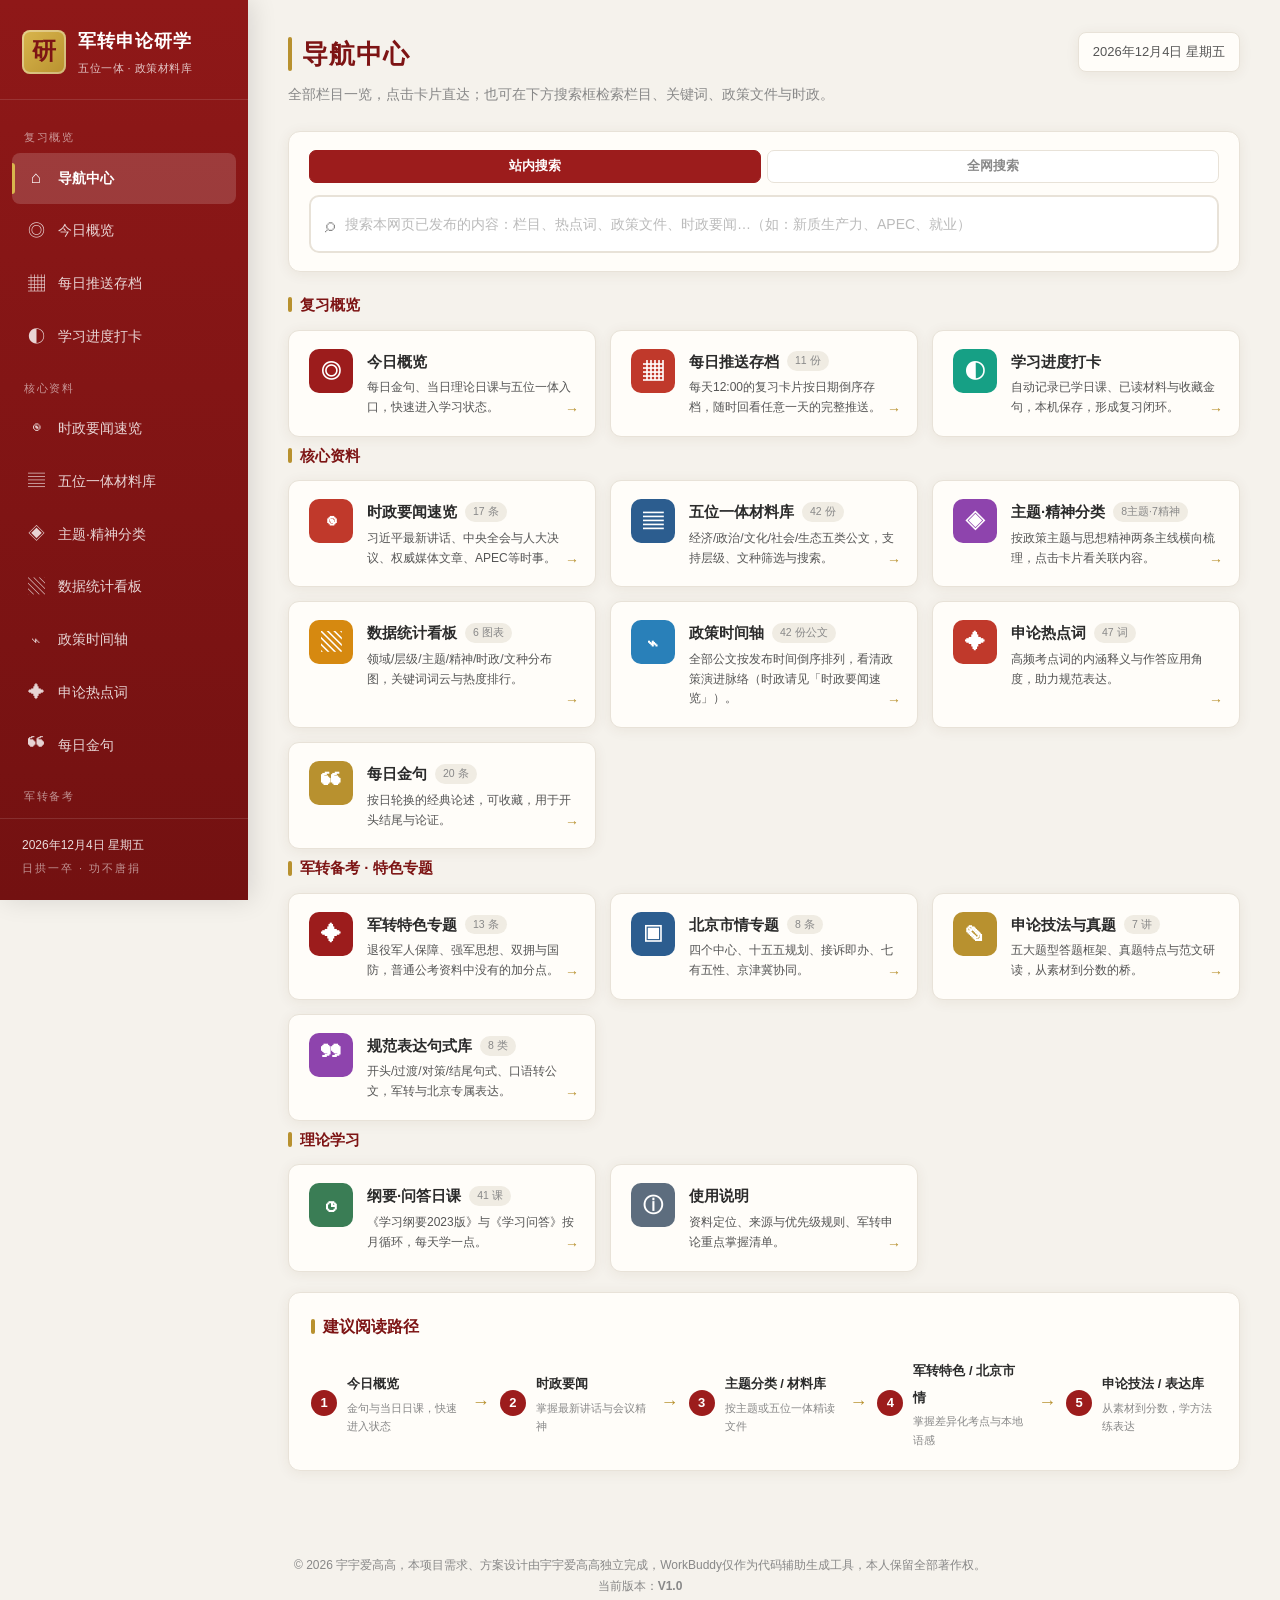
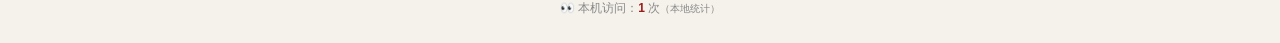
<file: index.html>
<!DOCTYPE html>
<!-- 作者：宇宇爱高高，创建时间：2026-11-19，自主设计，AI辅助编码 -->
<html lang="zh-CN">
<head>
<meta charset="UTF-8">
<meta name="viewport" content="width=device-width, initial-scale=1.0">
<meta name="author" content="宇宇爱高高">
<meta name="copyright" content="© 2026 宇宇爱高高">
<meta name="generator" content="WorkBuddy，需求与设计由宇宇爱高高完成">
<title>军转申论研学 · 五位一体政策材料库</title>
<link rel="stylesheet" href="style.css">
</head>
<body>
<div class="app">

  <!-- ============ 侧边栏 ============ -->
  <aside class="sidebar" id="sidebar">
    <div class="brand">
      <div class="brand-emblem">研</div>
      <div class="brand-text">
        <h1>军转申论研学</h1>
        <p>五位一体 · 政策材料库</p>
      </div>
      <button class="nav-close" id="navClose" aria-label="关闭导航">✕</button>
    </div>

    <nav class="nav">
      <div class="nav-group-label">复习概览</div>
      <a class="nav-item active" data-view="nav">
        <span class="nav-icon">⌂</span><span>导航中心</span>
      </a>
      <a class="nav-item" data-view="home">
        <span class="nav-icon">◎</span><span>今日概览</span>
      </a>
      <a class="nav-item" data-view="push">
        <span class="nav-icon">▦</span><span>每日推送存档</span>
      </a>
      <a class="nav-item" data-view="progress">
        <span class="nav-icon">◐</span><span>学习进度打卡</span>
      </a>

      <div class="nav-group-label">核心资料</div>
      <a class="nav-item" data-view="affairs">
        <span class="nav-icon">◉</span><span>时政要闻速览</span>
      </a>
      <a class="nav-item" data-view="library">
        <span class="nav-icon">▤</span><span>五位一体材料库</span>
      </a>
      <a class="nav-item" data-view="topics">
        <span class="nav-icon">◈</span><span>主题·精神分类</span>
      </a>
      <a class="nav-item" data-view="stats">
        <span class="nav-icon">▧</span><span>数据统计看板</span>
      </a>
      <a class="nav-item" data-view="timeline">
        <span class="nav-icon">⌁</span><span>政策时间轴</span>
      </a>
      <a class="nav-item" data-view="hotwords">
        <span class="nav-icon">✦</span><span>申论热点词</span>
      </a>
      <a class="nav-item" data-view="quotes">
        <span class="nav-icon">❝</span><span>每日金句</span>
      </a>

      <div class="nav-group-label">军转备考</div>
      <a class="nav-item" data-view="mil">
        <span class="nav-icon">✦</span><span>军转特色专题</span>
      </a>
      <a class="nav-item" data-view="bj">
        <span class="nav-icon">▣</span><span>北京市情专题</span>
      </a>
      <a class="nav-item" data-view="skills">
        <span class="nav-icon">✎</span><span>申论技法与真题</span>
      </a>
      <a class="nav-item" data-view="express">
        <span class="nav-icon">❞</span><span>规范表达句式库</span>
      </a>

      <div class="nav-group-label">理论学习</div>
      <a class="nav-item" data-view="study">
        <span class="nav-icon">◷</span><span>纲要·问答 日课</span>
      </a>
      <a class="nav-item" data-view="about">
        <span class="nav-icon">ⓘ</span><span>使用说明</span>
      </a>
    </nav>

    <div class="sidebar-foot">
      <div class="side-date" id="sideDate"></div>
      <div class="side-tip">日拱一卒 · 功不唐捐</div>
    </div>
  </aside>

  <!-- ============ 移动端顶栏 ============ -->
  <header class="mobile-topbar">
    <div class="brand-emblem small">研</div>
    <div class="mt-title" id="mtTitle">军转申论研学</div>
    <button class="menu-btn" id="menuBtn" aria-label="打开导航菜单">☰</button>
  </header>

  <!-- ============ 主内容 ============ -->
  <main class="main">

    <!-- 返回上层面包屑（导航中心页自动隐藏） -->
    <div class="crumb-bar" id="crumbBar">
      <button class="crumb-back" id="crumbBack" title="返回导航中心">← 返回导航中心</button>
      <span class="crumb-sep">/</span>
      <span class="crumb-current" id="crumbCurrent">当前栏目</span>
    </div>

    <!-- ---------- 导航中心 ---------- -->
    <section class="view active" id="view-nav">
      <div class="page-head">
        <div>
          <h2 class="page-title">导航中心</h2>
          <p class="page-sub">全部栏目一览，点击卡片直达；也可在下方搜索框检索栏目、关键词、政策文件与时政。</p>
        </div>
        <div class="date-chip" id="navDateChip"></div>
      </div>

      <!-- 全站搜索 -->
      <div class="panel nav-search-panel">
        <div class="ns-mode" id="nsMode">
          <button class="active" data-mode="site">站内搜索</button>
          <button data-mode="web">全网搜索</button>
        </div>
        <div class="nav-search-box">
          <span class="ns-ico">⌕</span>
          <input type="text" id="globalSearch" placeholder="搜索本网页已发布的内容：栏目、热点词、政策文件、时政要闻…（如：新质生产力、APEC、就业）" autocomplete="off">
          <button class="ns-clear" id="nsClear" title="清空">✕</button>
        </div>
        <div class="ns-web-tip" id="nsWebTip">全网搜索：输入关键词后按 <b>回车</b>，将在新标签页打开搜索引擎查询全网最新资讯。</div>
        <div class="nav-search-results" id="globalSearchResults"></div>
      </div>

      <!-- 栏目导航 -->
      <div class="nav-group-block">
        <div class="ngb-hd"><h3>复习概览</h3></div>
        <div class="nav-card-grid" id="navGroup1"></div>
      </div>
      <div class="nav-group-block mt">
        <div class="ngb-hd"><h3>核心资料</h3></div>
        <div class="nav-card-grid" id="navGroup2"></div>
      </div>
      <div class="nav-group-block mt">
        <div class="ngb-hd"><h3>军转备考 · 特色专题</h3></div>
        <div class="nav-card-grid" id="navGroup4"></div>
      </div>
      <div class="nav-group-block mt">
        <div class="ngb-hd"><h3>理论学习</h3></div>
        <div class="nav-card-grid" id="navGroup3"></div>
      </div>

      <div class="panel mt nav-guide">
        <div class="panel-head"><h3>建议阅读路径</h3></div>
        <div class="guide-flow">
          <div class="guide-step"><span class="gs-num">1</span><div><b>今日概览</b><p>金句与当日日课，快速进入状态</p></div></div>
          <span class="guide-arrow">→</span>
          <div class="guide-step"><span class="gs-num">2</span><div><b>时政要闻</b><p>掌握最新讲话与会议精神</p></div></div>
          <span class="guide-arrow">→</span>
          <div class="guide-step"><span class="gs-num">3</span><div><b>主题分类 / 材料库</b><p>按主题或五位一体精读文件</p></div></div>
          <span class="guide-arrow">→</span>
          <div class="guide-step"><span class="gs-num">4</span><div><b>军转特色 / 北京市情</b><p>掌握差异化考点与本地语感</p></div></div>
          <span class="guide-arrow">→</span>
          <div class="guide-step"><span class="gs-num">5</span><div><b>申论技法 / 表达库</b><p>从素材到分数，学方法练表达</p></div></div>
        </div>
      </div>
    </section>

    <!-- ---------- 今日概览 ---------- -->
    <section class="view" id="view-home">
      <div class="page-head">
        <div>
          <h2 class="page-title">今日概览</h2>
          <p class="page-sub" id="homeGreeting">欢迎回来，今天也离目标更近一步。</p>
        </div>
        <div class="date-chip" id="homeDateChip"></div>
      </div>

      <div class="stat-row">
        <div class="stat-card">
          <div class="stat-num" id="statMaterial">0</div>
          <div class="stat-label">在库政策文件</div>
        </div>
        <div class="stat-card">
          <div class="stat-num" id="statQuote">0</div>
          <div class="stat-label">金句储备</div>
        </div>
        <div class="stat-card">
          <div class="stat-num" id="statWord">0</div>
          <div class="stat-label">申论热点词</div>
        </div>
        <div class="stat-card accent">
          <div class="stat-num" id="statDay">0</div>
          <div class="stat-label">本月已坚持(天)</div>
        </div>
      </div>

      <div class="home-grid">
        <!-- 今日金句 -->
        <div class="panel quote-hero">
          <div class="panel-head">
            <h3>今日金句</h3>
            <button class="text-btn" id="homeQuoteRefresh">换一条 ↻</button>
          </div>
          <div class="quote-mark">“</div>
          <blockquote class="quote-text" id="homeQuoteText"></blockquote>
          <div class="quote-source" id="homeQuoteSource"></div>
          <div class="quote-use" id="homeQuoteUse"></div>
        </div>

        <!-- 今日学习任务 -->
        <div class="panel">
          <div class="panel-head">
            <h3>今日理论日课</h3>
            <a class="text-btn" data-goto="study">查看全部 →</a>
          </div>
          <div class="daily-mini">
            <div class="dm-tag">纲要 2023版</div>
            <div class="dm-title" id="homeOutlineTitle"></div>
            <div class="dm-desc" id="homeOutlineDesc"></div>
          </div>
          <div class="daily-mini">
            <div class="dm-tag blue">学习问答</div>
            <div class="dm-title" id="homeQATitle"></div>
            <div class="dm-desc" id="homeQADesc"></div>
          </div>
          <button class="btn-primary full" data-goto="study">开始今日学习</button>
        </div>
      </div>

      <!-- 时政速览 -->
      <div class="panel mt">
        <div class="panel-head">
          <h3>时政要闻速览</h3>
          <a class="text-btn" data-goto="affairs">查看全部 →</a>
        </div>
        <div class="affairs-mini-list" id="homeAffairs"></div>
      </div>

      <!-- 五位一体概览 -->
      <div class="panel mt">
        <div class="panel-head">
          <h3>五位一体总体布局</h3>
          <a class="text-btn" data-goto="library">进入材料库 →</a>
        </div>
        <div class="five-grid" id="fiveOverview"></div>
      </div>
    </section>

    <!-- ---------- 每日推送存档 ---------- -->
    <section class="view" id="view-push">
      <div class="page-head">
        <div>
          <h2 class="page-title">每日推送存档</h2>
          <p class="page-sub">每天中午 12:00 自动生成的复习卡片，按日期倒序存档，每天都是一张"新报纸"：只推送当日新增政策，加上金句、日课、时政、热点词。往期全部公文请通过「站内搜索」或「五位一体材料库」查阅。</p>
        </div>
      </div>

      <div class="notice-bar">
        <span class="notice-ico">i</span>
        <span>存档<b>每日自动累积</b>，打开当天推送即回到那一日的复习内容；金句与日课按日期轮换，可回顾任意历史日期。每份推送<b>无需单独保存</b>，点开链接即可阅读。</span>
      </div>

      <div class="result-meta" id="pushMeta"></div>
      <div class="push-archive-list" id="pushArchiveList"></div>
    </section>

    <!-- ---------- 时政要闻 ---------- -->
    <section class="view" id="view-affairs">
      <div class="page-head">
        <div>
          <h2 class="page-title">时政要闻速览</h2>
          <p class="page-sub">习近平最新讲话、中央全会与全国人大会议决议、《求是》等权威媒体文章、APEC等国内时事，按时间与层级梳理。</p>
        </div>
      </div>

      <div class="notice-bar">
        <span class="notice-ico">i</span>
        <span>本栏目补充<b>公文之外</b>的最新时政：最新讲话与会议决议为最高优先级；<b>《求是》、人民日报、青年网</b>等权威媒体文章用作话题与思想归纳；<b>APEC</b> 等重大时事作为时代背景。每条均附原文链接。</span>
      </div>

      <div class="word-filter" id="affairsFilter"></div>
      <div class="result-meta" id="affairsMeta"></div>
      <div class="affairs-list" id="affairsList"></div>
    </section>

    <!-- ---------- 材料库 ---------- -->
    <section class="view" id="view-library">
      <div class="page-head">
        <div>
          <h2 class="page-title">五位一体材料库</h2>
          <p class="page-sub">全部为2026年6月以后中央及省级以上政府官网公文；按层级自动标记优先级，最上级文件优先呈现。</p>
        </div>
      </div>

      <div class="notice-bar">
        <span class="notice-ico">i</span>
        <span>优先级规则：<b>中共中央/国务院（一级）</b> &gt; 中央部委（二级） &gt; 省级政府（三级） &gt; 权威媒体话题（参考）。经济、社会领域全量推送，其余领域以中央发布为主。</span>
      </div>

      <!-- 领域标签 -->
      <div class="domain-tabs" id="domainTabs"></div>

      <!-- 筛选栏 -->
      <div class="filter-bar">
        <div class="search-box">
          <span>⌕</span>
          <input type="text" id="searchInput" placeholder="搜索标题、发文机关、关键词…">
        </div>
        <select id="levelFilter" aria-label="来源层级">
          <option value="all">全部层级</option>
          <option value="1">中央（中共中央/国务院）</option>
          <option value="2">中央部委</option>
          <option value="3">省级政府</option>
          <option value="4">权威媒体话题</option>
        </select>
        <select id="typeFilter" aria-label="公文类型">
          <option value="all">全部文种</option>
          <option value="意见">意见</option>
          <option value="指导意见">指导意见</option>
          <option value="通知">通知</option>
          <option value="办法">办法</option>
          <option value="条例">条例</option>
          <option value="批复">批复</option>
          <option value="方案">方案</option>
          <option value="决定">决定</option>
          <option value="规划纲要">规划纲要</option>
          <option value="实施意见">实施意见</option>
        </select>
        <label class="sort-toggle">
          <input type="checkbox" id="prioritySort" checked>
          <span>按优先级排序</span>
        </label>
      </div>

      <div class="result-meta" id="resultMeta"></div>
      <div class="material-list" id="materialList"></div>
    </section>

    <!-- ---------- 主题·精神分类 ---------- -->
    <section class="view" id="view-topics">
      <div class="page-head">
        <div>
          <h2 class="page-title">主题 · 精神分类</h2>
          <p class="page-sub">跳出五位一体，按政策主题与思想精神两条主线重新梳理材料与时政，点击卡片查看对应内容。</p>
        </div>
      </div>

      <div class="notice-bar">
        <span class="notice-ico">i</span>
        <span><b>主题</b>是横向政策议题（如科技创新、民生保障），可跨经济/社会等领域；<b>精神</b>是贯穿其中的立场与方法（人民至上、守正创新、系统观念、问题导向、法治思维、胸怀天下、敢于斗争）。一份材料可兼具多个标签。</span>
      </div>

      <div class="topic-block">
        <div class="topic-block-hd"><h3>按政策主题</h3><span class="muted">点击查看该主题下的材料与时政</span></div>
        <div class="theme-grid" id="themeGrid"></div>
      </div>

      <div class="topic-block mt">
        <div class="topic-block-hd"><h3>按思想精神</h3><span class="muted">习近平新时代中国特色社会主义思想的立场观点方法</span></div>
        <div class="spirit-grid" id="spiritGrid"></div>
      </div>

      <div class="panel mt" id="topicDetailPanel" style="display:none">
        <div class="panel-head">
          <h3 id="topicDetailTitle">分类详情</h3>
          <button class="text-btn" id="topicDetailClose">收起 ✕</button>
        </div>
        <div class="topic-detail-list" id="topicDetailList"></div>
      </div>
    </section>

    <!-- ---------- 数据统计看板 ---------- -->
    <section class="view" id="view-stats">
      <div class="page-head">
        <div>
          <h2 class="page-title">数据统计看板</h2>
          <p class="page-sub">用图表直观掌握材料结构、时政分布与关键词热度，辅助把握复习重点。</p>
        </div>
      </div>

      <div class="stat-cards" id="statCards"></div>

      <div class="chart-grid">
        <div class="panel chart-panel">
          <div class="panel-head"><h3>五位一体 · 材料分布</h3></div>
          <div id="chartDomain" class="chart-box"></div>
        </div>
        <div class="panel chart-panel">
          <div class="panel-head"><h3>来源层级 · 优先级结构</h3></div>
          <div id="chartLevel" class="chart-box"></div>
        </div>
        <div class="panel chart-panel">
          <div class="panel-head"><h3>政策主题 · 覆盖热度</h3></div>
          <div id="chartTheme" class="chart-box"></div>
        </div>
        <div class="panel chart-panel">
          <div class="panel-head"><h3>思想精神 · 出现频次</h3></div>
          <div id="chartSpirit" class="chart-box"></div>
        </div>
        <div class="panel chart-panel">
          <div class="panel-head"><h3>时政要闻 · 分类占比</h3></div>
          <div id="chartAffair" class="chart-box"></div>
        </div>
        <div class="panel chart-panel">
          <div class="panel-head"><h3>文种结构 · 公文类型</h3></div>
          <div id="chartType" class="chart-box"></div>
        </div>
      </div>

      <div class="panel mt">
        <div class="panel-head"><h3>关键词热度词云</h3><span class="muted">字号越大表示该词在备考中的权重越高</span></div>
        <div id="wordCloud" class="word-cloud"></div>
      </div>

      <div class="panel mt">
        <div class="panel-head"><h3>高频关键词排行 TOP 15</h3></div>
        <div id="wordRank" class="word-rank"></div>
      </div>
    </section>

    <!-- ---------- 热点词 ---------- -->
    <section class="view" id="view-hotwords">
      <div class="page-head">
        <div>
          <h2 class="page-title">申论热点词</h2>
          <p class="page-sub">共 <b id="wordTotalCount">—</b> 个高频考点词汇，含内涵释义与作答应用角度，助力规范表达；热度权重见"数据统计看板"。</p>
        </div>
      </div>
      <div class="word-filter" id="wordFilter"></div>
      <div class="word-grid" id="wordGrid"></div>
    </section>

    <!-- ---------- 每日金句 ---------- -->
    <section class="view" id="view-quotes">
      <div class="page-head">
        <div>
          <h2 class="page-title">每日金句</h2>
          <p class="page-sub">按日轮换的经典论述，可标注收藏，作为申论开头结尾与论证素材。</p>
        </div>
        <button class="btn-primary" id="quoteRefresh">换一条 ↻</button>
      </div>
      <div class="quote-display panel">
        <div class="quote-mark big">“</div>
        <blockquote id="bigQuoteText"></blockquote>
        <div class="quote-source" id="bigQuoteSource"></div>
        <div class="quote-use" id="bigQuoteUse"></div>
        <button class="btn-ghost" id="favQuote">☆ 收藏本句</button>
      </div>
      <div class="panel mt">
        <div class="panel-head">
          <h3>金句库</h3>
          <span class="muted" id="favCount"></span>
        </div>
        <div class="quote-library" id="quoteLibrary"></div>
      </div>
    </section>

    <!-- ---------- 理论学习日课 ---------- -->
    <section class="view" id="view-study">
      <div class="page-head">
        <div>
          <h2 class="page-title">纲要 · 问答 日课</h2>
          <p class="page-sub">《习近平新时代中国特色社会主义思想学习纲要（2023年版）》与《学习问答》按月循环、每天学一点。</p>
        </div>
        <div class="study-switch" id="studySwitch">
          <button class="sw-btn active" data-tab="outline">学习纲要 2023版</button>
          <button class="sw-btn" data-tab="qa">学习问答</button>
        </div>
      </div>

      <div class="study-layout">
        <div class="panel study-content">
          <div class="study-day-bar">
            <div>
              <span class="sd-label">本月第</span>
              <span class="sd-num" id="studyDayNum">1</span>
              <span class="sd-label">天 / 每月循环</span>
            </div>
            <div class="study-nav">
              <button class="circle-btn" id="prevDay">‹</button>
              <button class="circle-btn" id="nextDay">›</button>
            </div>
          </div>
          <div class="study-card">
            <div class="study-badge" id="studyBadge">第一章</div>
            <h3 id="studyTitle"></h3>
            <div class="study-body" id="studyBody"></div>
            <div class="study-points" id="studyPoints"></div>
            <button class="study-done-btn" id="studyDoneBtn">○ 标记本课已学</button>
          </div>
        </div>

        <div class="panel calendar-panel">
          <div class="panel-head"><h3 id="calTitle">本月学习日历</h3></div>
          <div class="calendar" id="calendar"></div>
          <div class="cal-legend">
            <span><i class="dot done"></i>已学</span>
            <span><i class="dot today"></i>今日</span>
            <span><i class="dot future"></i>未学</span>
          </div>
          <p class="cal-note">提示：点击日历中的日期可切换查看当日学习内容。</p>
        </div>
      </div>
    </section>

    <!-- ---------- 军转特色专题 ---------- -->
    <section class="view" id="view-mil">
      <div class="page-head">
        <div>
          <h2 class="page-title">军转特色专题</h2>
          <p class="page-sub">军转申论差异化考点：退役军人保障、强军思想、双拥与国防，普通公考资料中没有的加分内容。</p>
        </div>
      </div>
      <div class="panel"><div class="special-intro">本专题聚焦军人身份、安置政策与国防军队主题。军转申论材料若涉及军人、安置、国防，这些是拉开差距的关键，请重点掌握 <b>退役军人安置条例</b> 与 <b>强军思想"十个明确"</b>。</div></div>
      <div class="panel mt" id="milList"></div>
    </section>

    <!-- ---------- 北京市情专题 ---------- -->
    <section class="view" id="view-bj">
      <div class="page-head">
        <div>
          <h2 class="page-title">北京市情专题</h2>
          <p class="page-sub">首都"四个中心"、京津冀协同、接诉即办、"七有五性"——北京军转申论的地域底色。</p>
        </div>
      </div>
      <div class="panel"><div class="special-intro">北京考试地域性强，用本地案例与规范表达作答能显著提升辨识度。核心记忆点：<b>四个中心、四个服务、都产人城安全、接诉即办、七有五性、绣花功夫</b>。</div></div>
      <div class="panel mt" id="bjList"></div>
    </section>

    <!-- ---------- 申论技法与真题 ---------- -->
    <section class="view" id="view-skills">
      <div class="page-head">
        <div>
          <h2 class="page-title">申论技法与真题</h2>
          <p class="page-sub">五大题型答题框架 ＋ 真题特点与范文研读，把素材转化为分数的桥。</p>
        </div>
      </div>
      <div class="panel"><div class="special-intro">资料库解决了"写什么"，本栏目解决"怎么写"。建议按题型逐个掌握框架，再用范文拆解练习迁移。示例题例依据公开考情整理，为仿真题例而非历年原题。</div></div>
      <div class="panel mt" id="skillsList"></div>
    </section>

    <!-- ---------- 规范表达句式库 ---------- -->
    <section class="view" id="view-express">
      <div class="page-head">
        <div>
          <h2 class="page-title">规范表达句式库</h2>
          <p class="page-sub">开头、过渡、对策、结尾的规范句式，口语转公文表达，以及军转与北京专属表达。</p>
        </div>
      </div>
      <div class="panel"><div class="special-intro">申论语言的核心是<b>去口语化、用规范词</b>。本栏目按场景分类，可直接套用的句式与替换词，建议结合金句与热点词一起记忆。</div></div>
      <div class="panel mt" id="expressList"></div>
    </section>

    <!-- ---------- 政策时间轴 ---------- -->
    <section class="view" id="view-timeline">
      <div class="page-head">
        <div>
          <h2 class="page-title">政策时间轴</h2>
          <p class="page-sub">全部公文按发布时间倒序排列，看清政策演进脉络；时政内容请见「时政要闻速览」。</p>
        </div>
      </div>
      <div class="panel"><div class="special-intro">时间轴收录材料库<b>全部公文</b>，按发布日期由近及远排列。越靠上越新，便于把握政策延续性与演进脉络。时政内容不在本栏目，请前往「时政要闻速览」查看。</div></div>
      <div class="panel mt" id="timelineList"></div>
    </section>

    <!-- ---------- 学习进度打卡 ---------- -->
    <section class="view" id="view-progress">
      <div class="page-head">
        <div>
          <h2 class="page-title">学习进度打卡</h2>
          <p class="page-sub">已学日课、已读材料、收藏金句自动记录，形成复习闭环。</p>
        </div>
      </div>
      <div class="panel"><div class="special-intro">进度保存在本机浏览器中（localStorage），刷新或离线打开都不丢失。在日课、材料、金句页面点击"已学/标记已读/收藏"，进度会自动同步到这里。</div></div>
      <div class="panel mt" id="progressPanel"></div>
    </section>

    <!-- ---------- 使用说明 ---------- -->
    <section class="view" id="view-about">
      <div class="page-head">
        <div>
          <h2 class="page-title">使用说明</h2>
          <p class="page-sub">关于本资料库的定位、来源与使用方法。</p>
        </div>
      </div>
      <div class="panel about-panel">
        <h3>一、资料定位</h3>
        <p>本网页面向北京军转干部申论考核复习，围绕"五位一体"总体布局整理政策材料与理论学习内容，辅助理解政策精神、积累规范表达、提升作答能力。</p>

        <h3>二、材料来源与优先级</h3>
        <p>政策材料取自<b>中国政府网（www.gov.cn）</b>、教育部等中央及省级以上政府官方网站，全部为<b>2026年6月以后</b>发布的公文，文种含<b>意见、指导意见、通知、办法、条例、批复、方案</b>等；热点词由本批公文归纳而来。非公文类的《求是》、旗帜网等权威媒体文章仅作话题与金句参考，不计入公文。系统按来源层级标注优先级，<b>最上级文件为最优先</b>，每份材料均附官方原文链接，建议结合原文深读。</p>

        <h3>三、栏目说明</h3>
        <ul>
          <li><b>今日概览</b>：每日金句、当日理论日课、时政速览与五位一体入口。</li>
          <li><b>时政要闻速览</b>：分"最新讲话 / 会议决议 / 权威媒体 / 时事热点"四类，收录习近平最新讲话、二十届四中/五中全会公报、十四届全国人大四次会议决议、《求是》文章，以及 APEC、进博会等重大时事。</li>
          <li><b>五位一体材料库</b>：按经济、政治、文化、社会、生态分类，支持按层级、文种筛选与关键词搜索；经济、社会领域全量推送。</li>
          <li><b>主题·精神分类</b>：按8类政策主题与7类思想精神横向梳理材料与时政，一份内容可多标签。</li>
          <li><b>数据统计看板</b>：材料领域/层级/文种、主题/精神覆盖、时政占比的图表，以及关键词词云与热度排行。</li>
          <li><b>申论热点词</b>：高频词汇的内涵与应用角度（含扩充词库，热度权重见统计看板）。</li>
          <li><b>每日金句</b>：按日轮换并可收藏的重要论述。</li>
          <li><b>政策时间轴</b>：全部公文按日期倒序排列，看清政策演进脉络；时政内容归入「时政要闻速览」。</li>
          <li><b>学习进度打卡</b>：自动记录已学日课、已读材料与收藏金句，本机保存、形成闭环。</li>
          <li><b>军转特色专题</b>：退役军人保障法、安置条例、强军思想、双拥与国防——差异化加分点。</li>
          <li><b>北京市情专题</b>：四个中心、十五五规划、接诉即办、七有五性、京津冀协同——本地化语感。</li>
          <li><b>申论技法与真题</b>：五大题型答题框架、真题特点与范文研读。</li>
          <li><b>规范表达句式库</b>：开头/过渡/对策/结尾句式、口语转公文，及军转与北京专属表达。</li>
          <li><b>纲要·问答日课</b>：《学习纲要（2023年版）》《学习问答》以月为单位循环，每天学一点，配套学习日历。</li>
        </ul>

        <h3>四、军转申论建议重点掌握的"四梁八柱"</h3>
        <p>结合北京军转干部考核特点，建议优先吃透以下文件，做到"框架能背、金句能用、观点能引"：</p>
        <ul>
          <li><b>理论中枢</b>：习近平新时代中国特色社会主义思想（《学习纲要2023版》《学习问答》），党的二十大报告。</li>
          <li><b>规划纲领</b>：二十届四中全会《"十五五"规划建议》、十四届全国人大四次会议《"十五五"规划纲要》与《政府工作报告》决议。</li>
          <li><b>最新精神</b>：二十届五中全会公报及《全面从严治党决定》、中央经济工作会议精神、《求是》年度重点文章。</li>
          <li><b>五位一体专项</b>：新质生产力、科技创新与产业融合、就业优先、乡村全面振兴、美丽中国、民生保障等中央意见。</li>
          <li><b>军转特色</b>：国防和军队现代化、退役军人保障法、军民融合、双拥工作等（作答涉及身份与岗位时尤为加分）。</li>
          <li><b>时事热点</b>：APEC 深圳会议、进博会、"一带一路"、新质生产力、人工智能+、全国统一大市场等年度热词。</li>
        </ul>

        <h3>五、学习建议</h3>
        <p>建议每日先完成"理论日课"，再浏览当日金句与时政速览，结合热点词巩固表达，最后精读目标领域的中央文件要点。申论作答注重"政策语言 + 材料分析 + 结合实际"，本库内容可作为语言储备与观点支撑。</p>

        <div class="about-disclaimer">
          本资料为个人复习整理，内容依据公开权威来源归纳，如与原文表述有出入，以官方发布原文为准。
        </div>
      </div>
    </section>

  </main>
</div>

<!-- 移动端遮罩 -->
<div class="overlay" id="overlay"></div>

<!-- 返回顶部 -->
<button class="back-top" id="backTop" title="返回顶部" aria-label="返回顶部">↑</button>

<footer style="text-align:center;padding:24px 16px;font-size:12px;color:#888;line-height:1.8">© 2026 宇宇爱高高，本项目需求、方案设计由宇宇爱高高独立完成，WorkBuddy仅作为代码辅助生成工具，本人保留全部著作权。<br>当前版本：<b id="versionLabel">V1.0</b><br><span>👀 本机访问：<b id="hitCount" style="color:#9c1c1c">—</b> 次<span style="font-size:10px">（本地统计）</span></span></footer>

<script src="data.js"></script>
<script src="push_archive.js"></script>
<script src="app.js"></script>
</body>
</html>
</file>
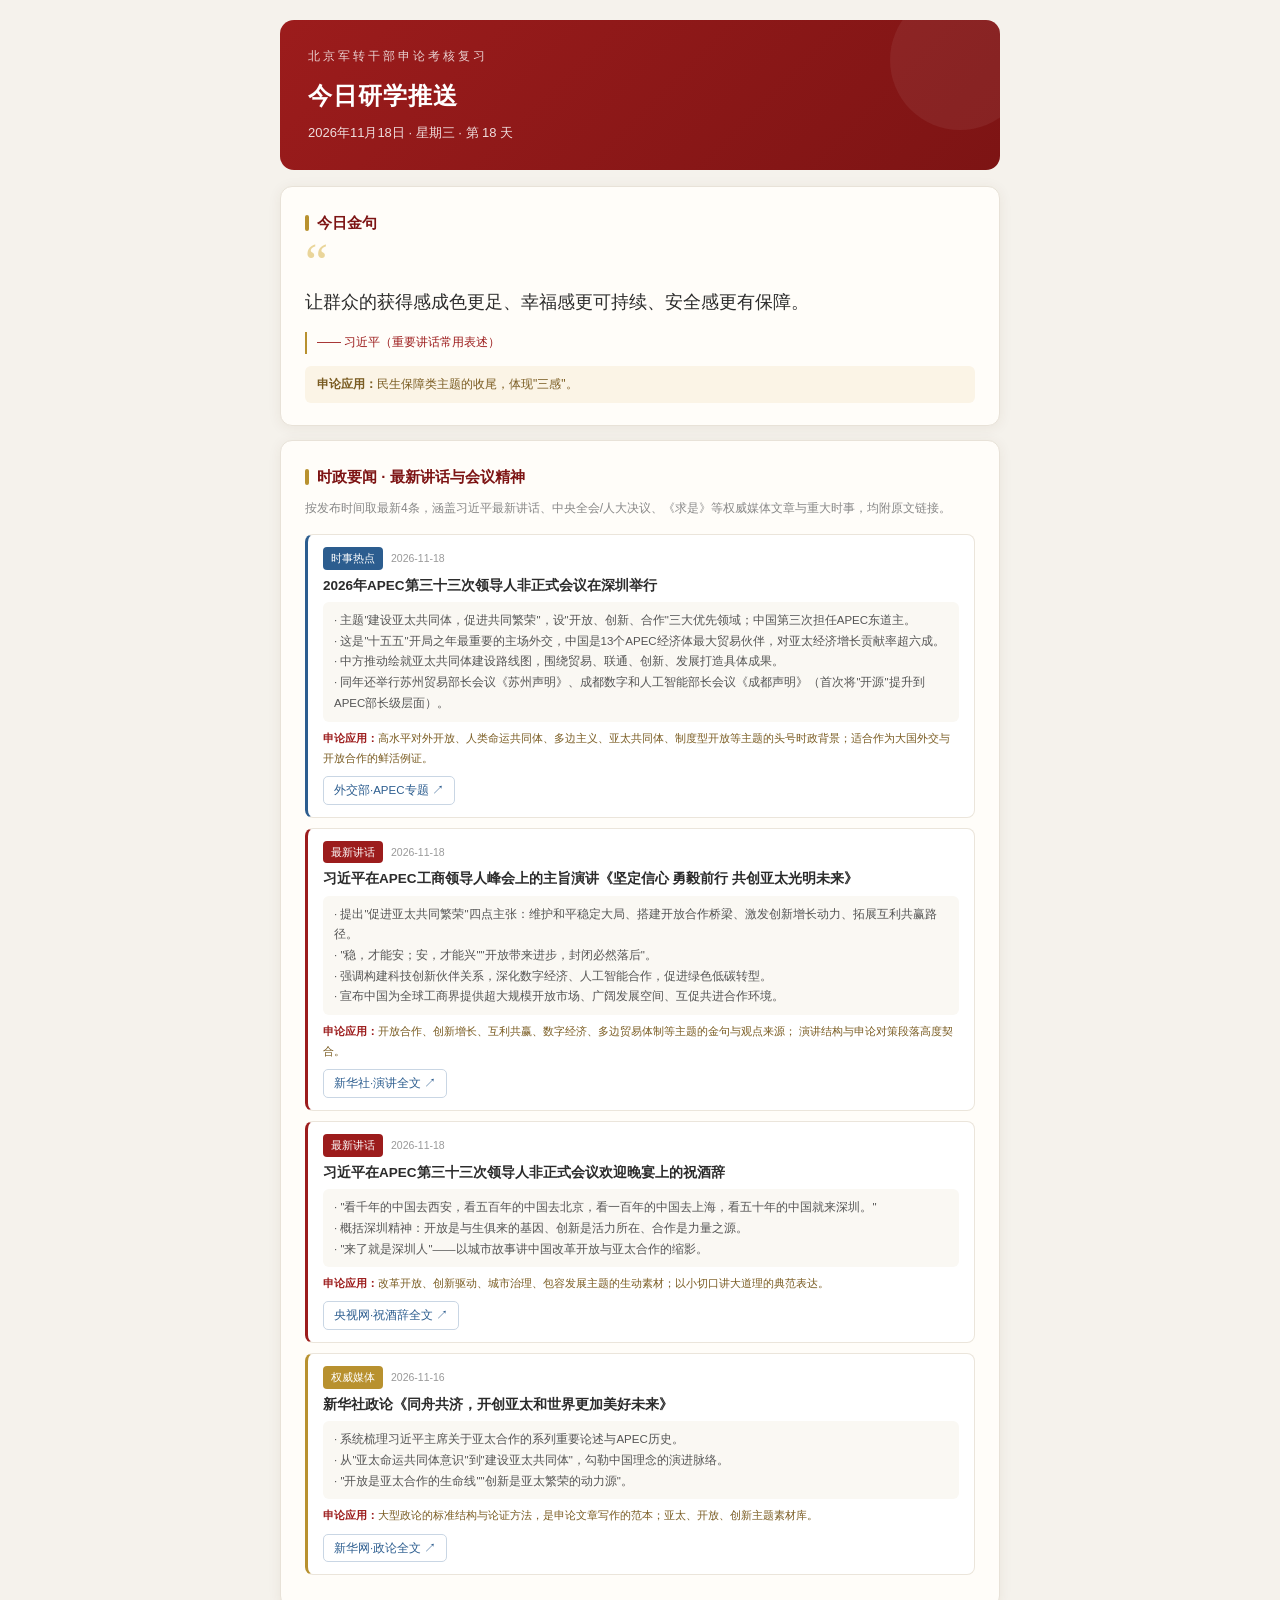
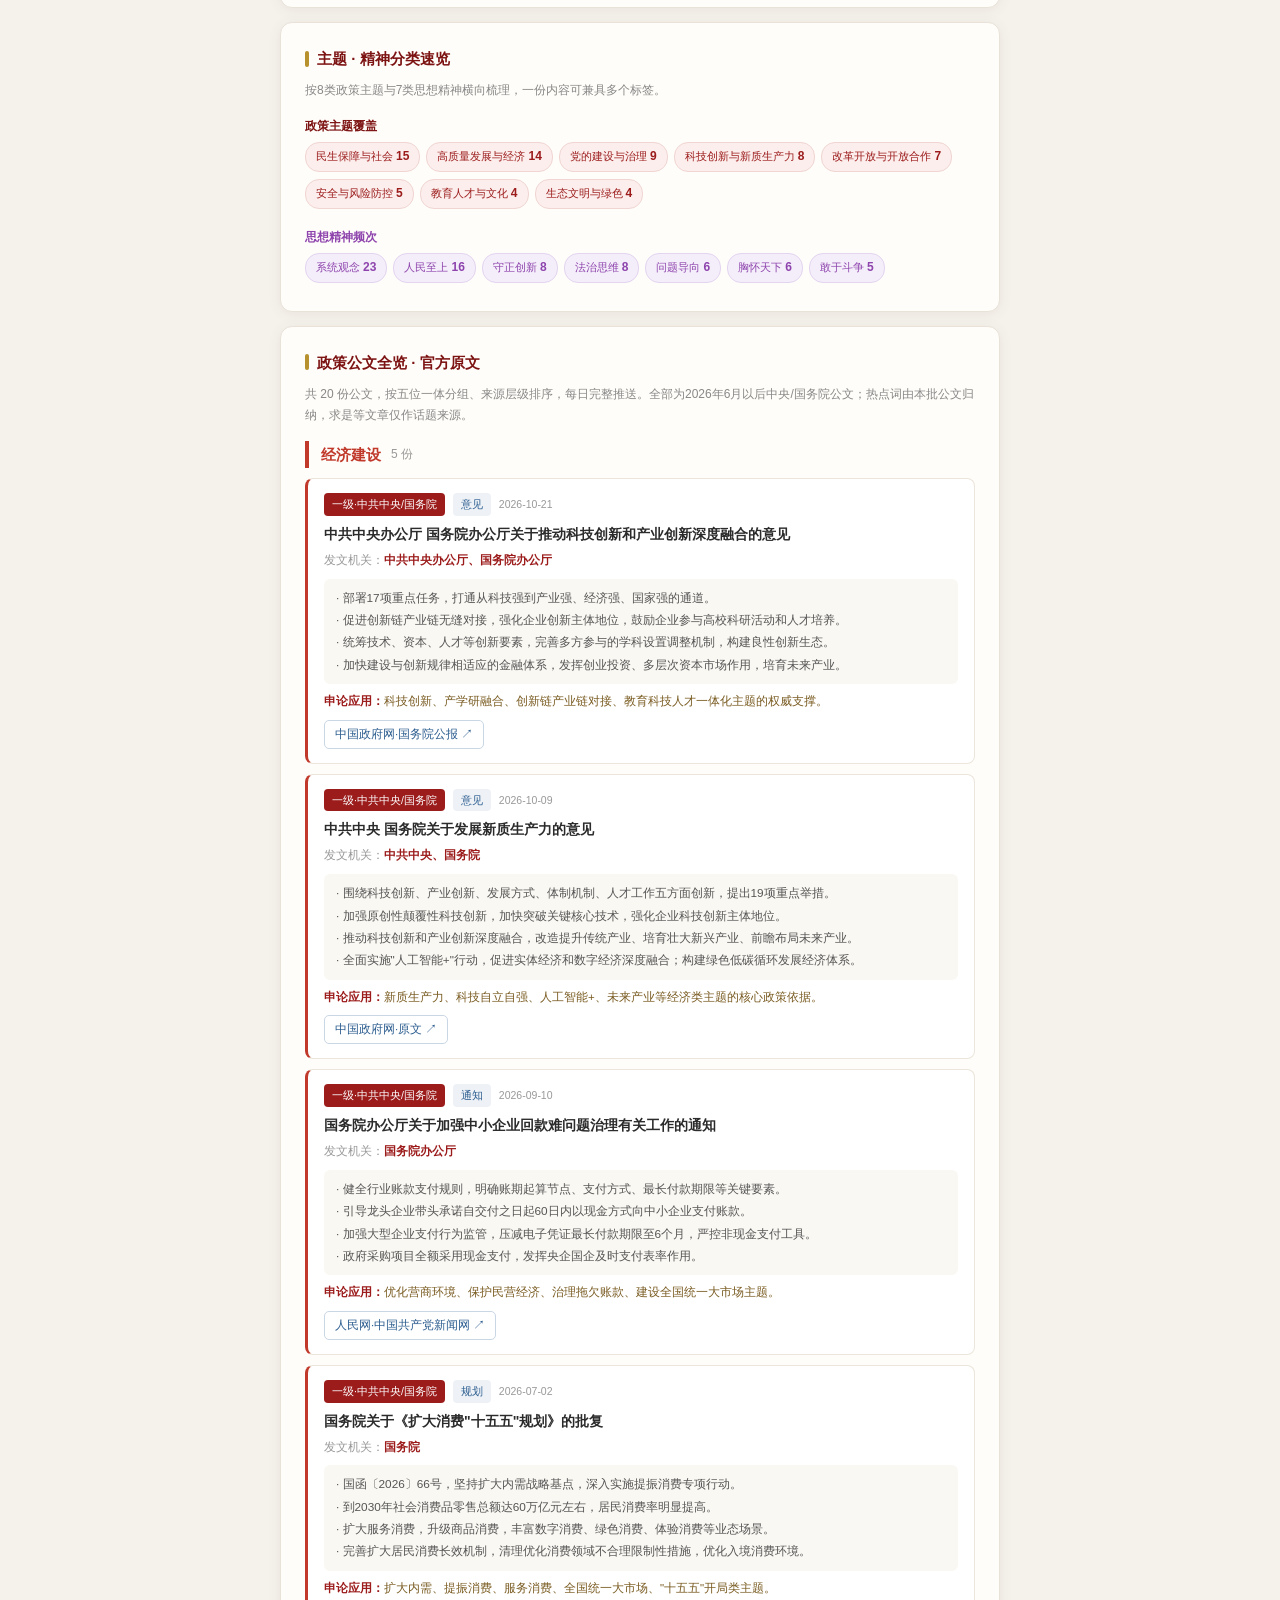
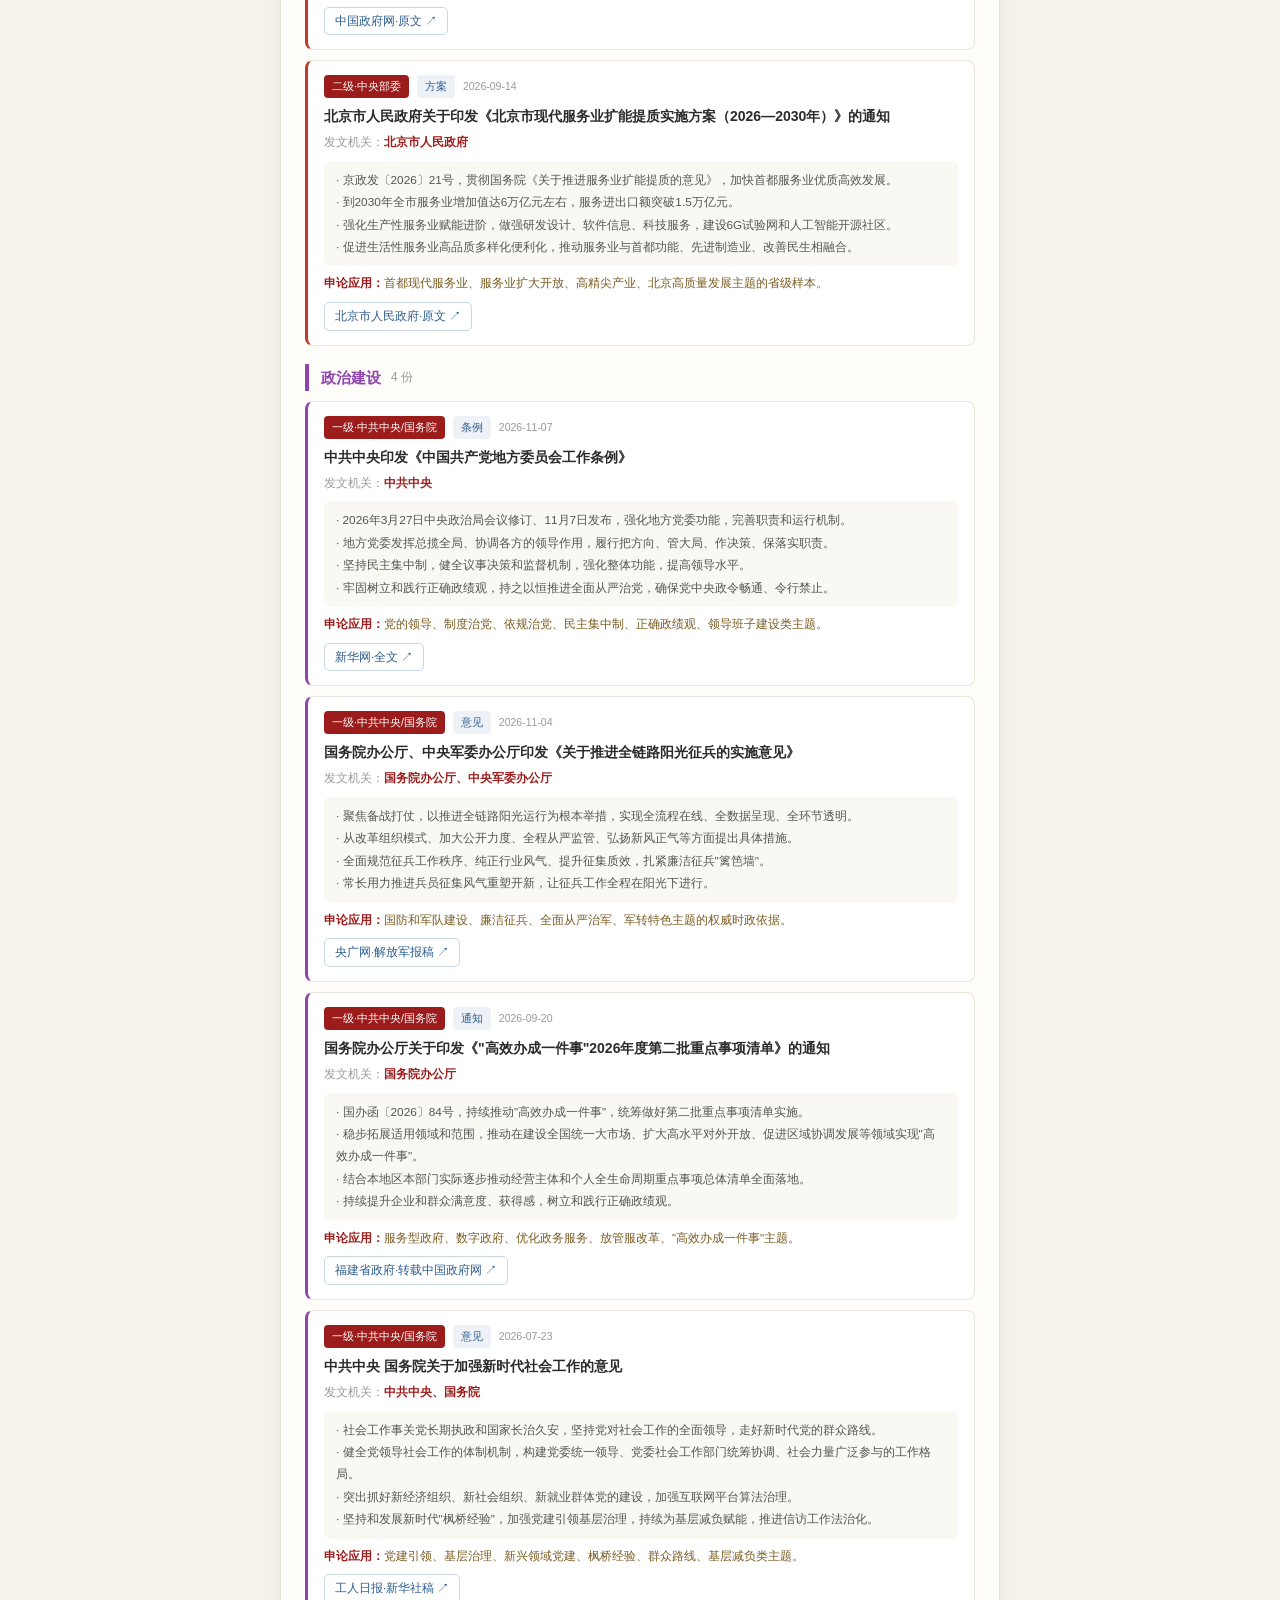
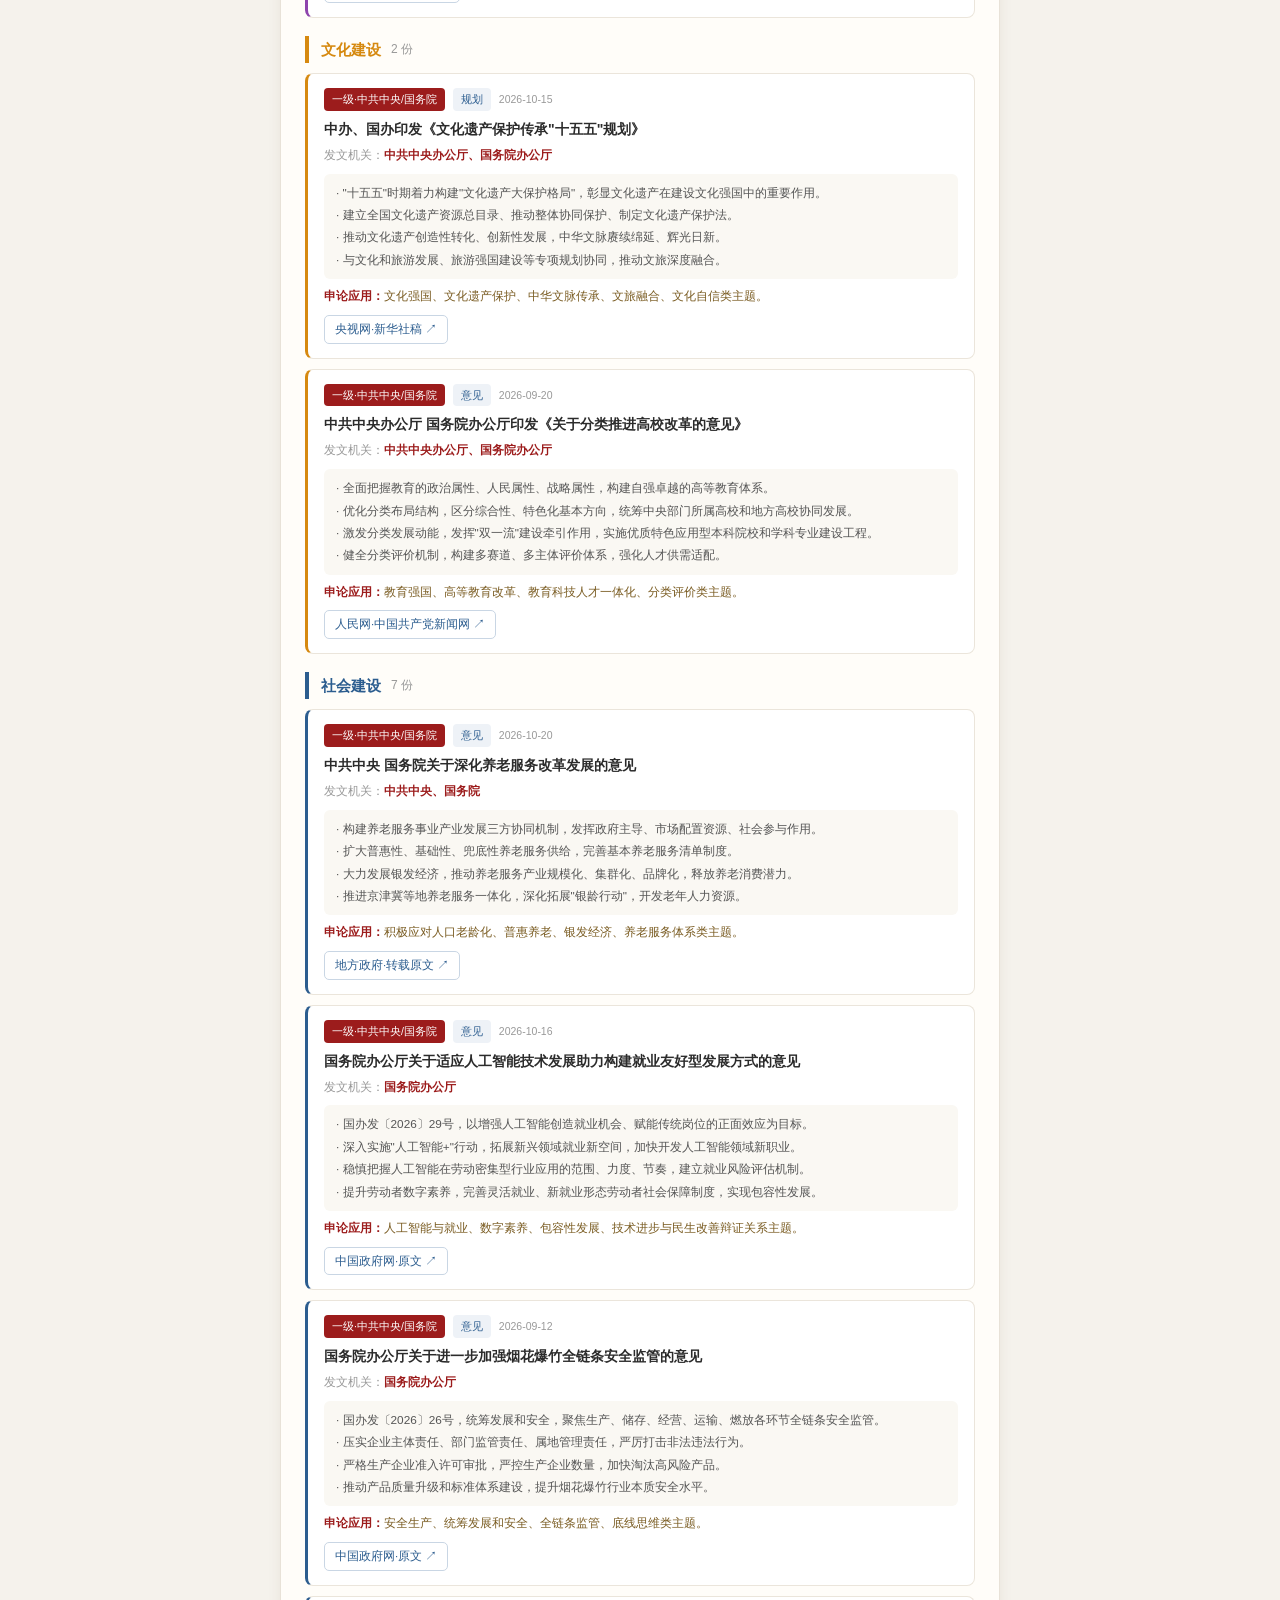
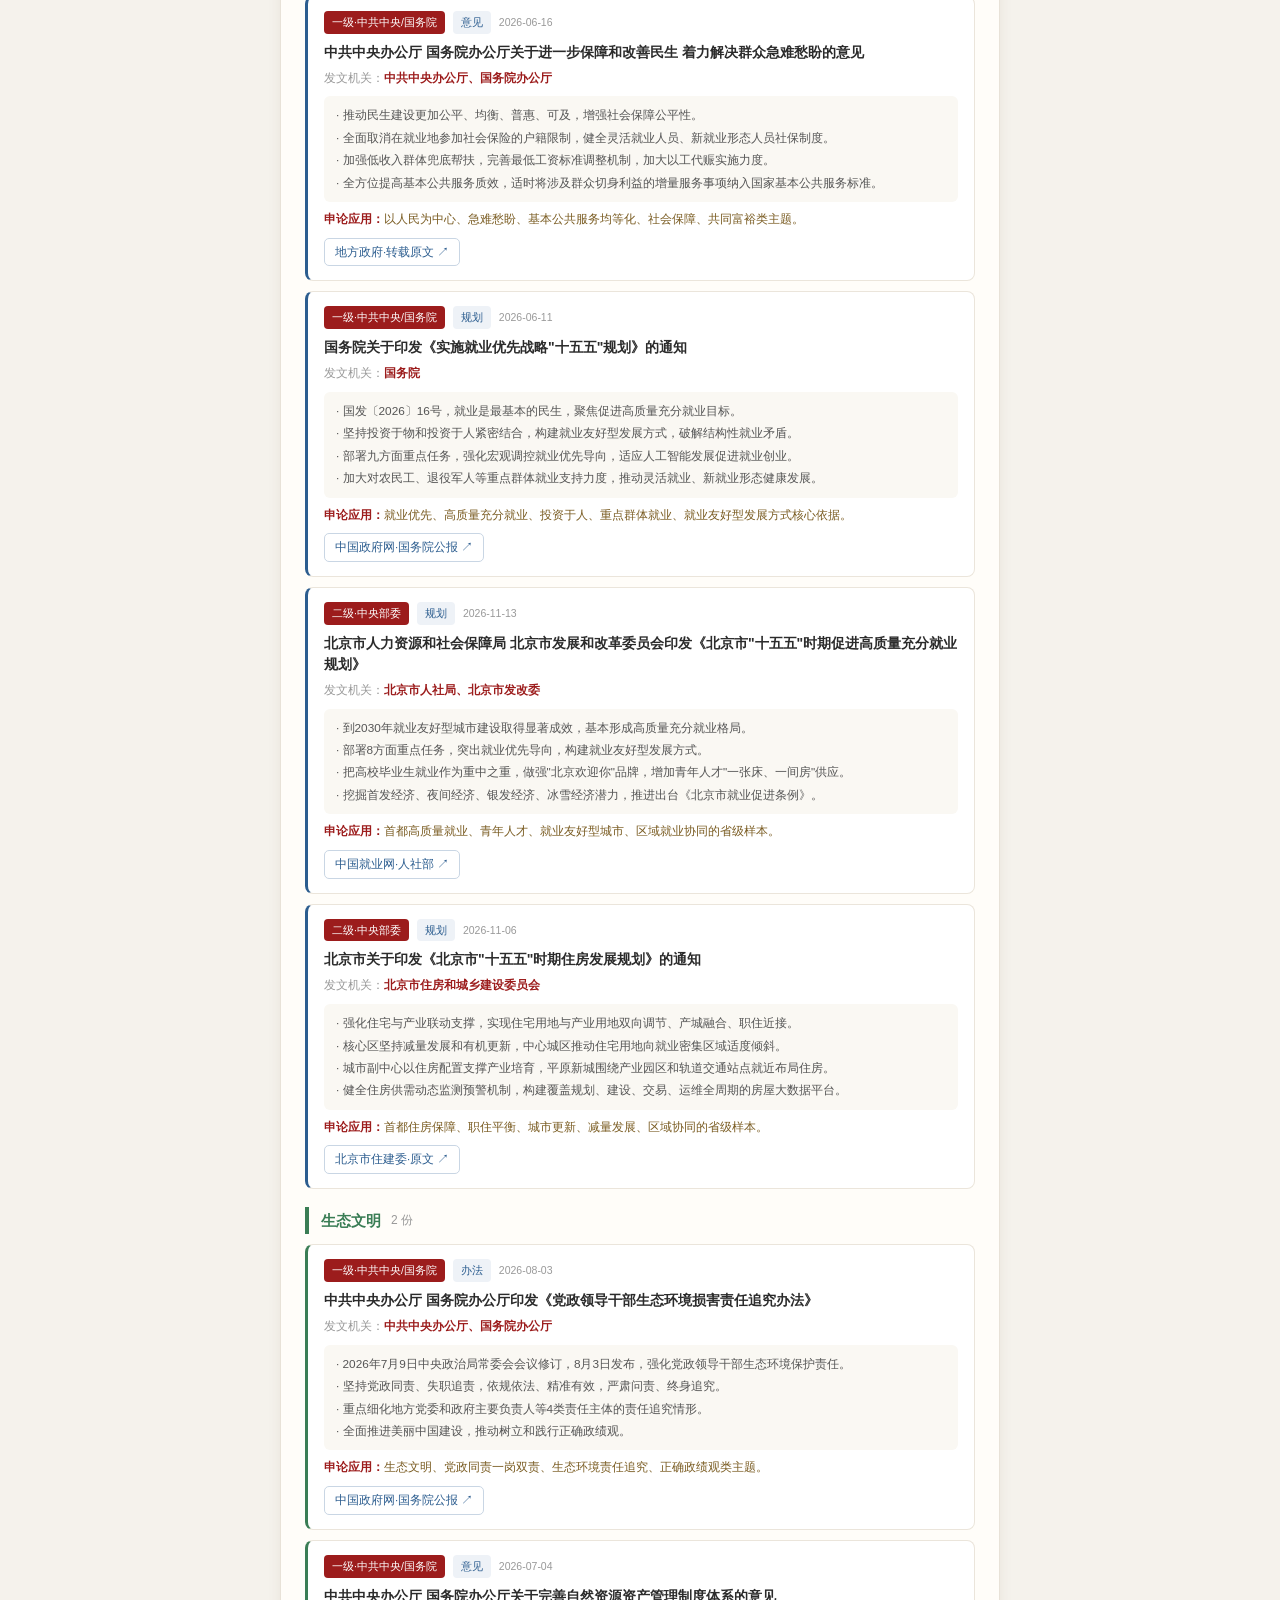
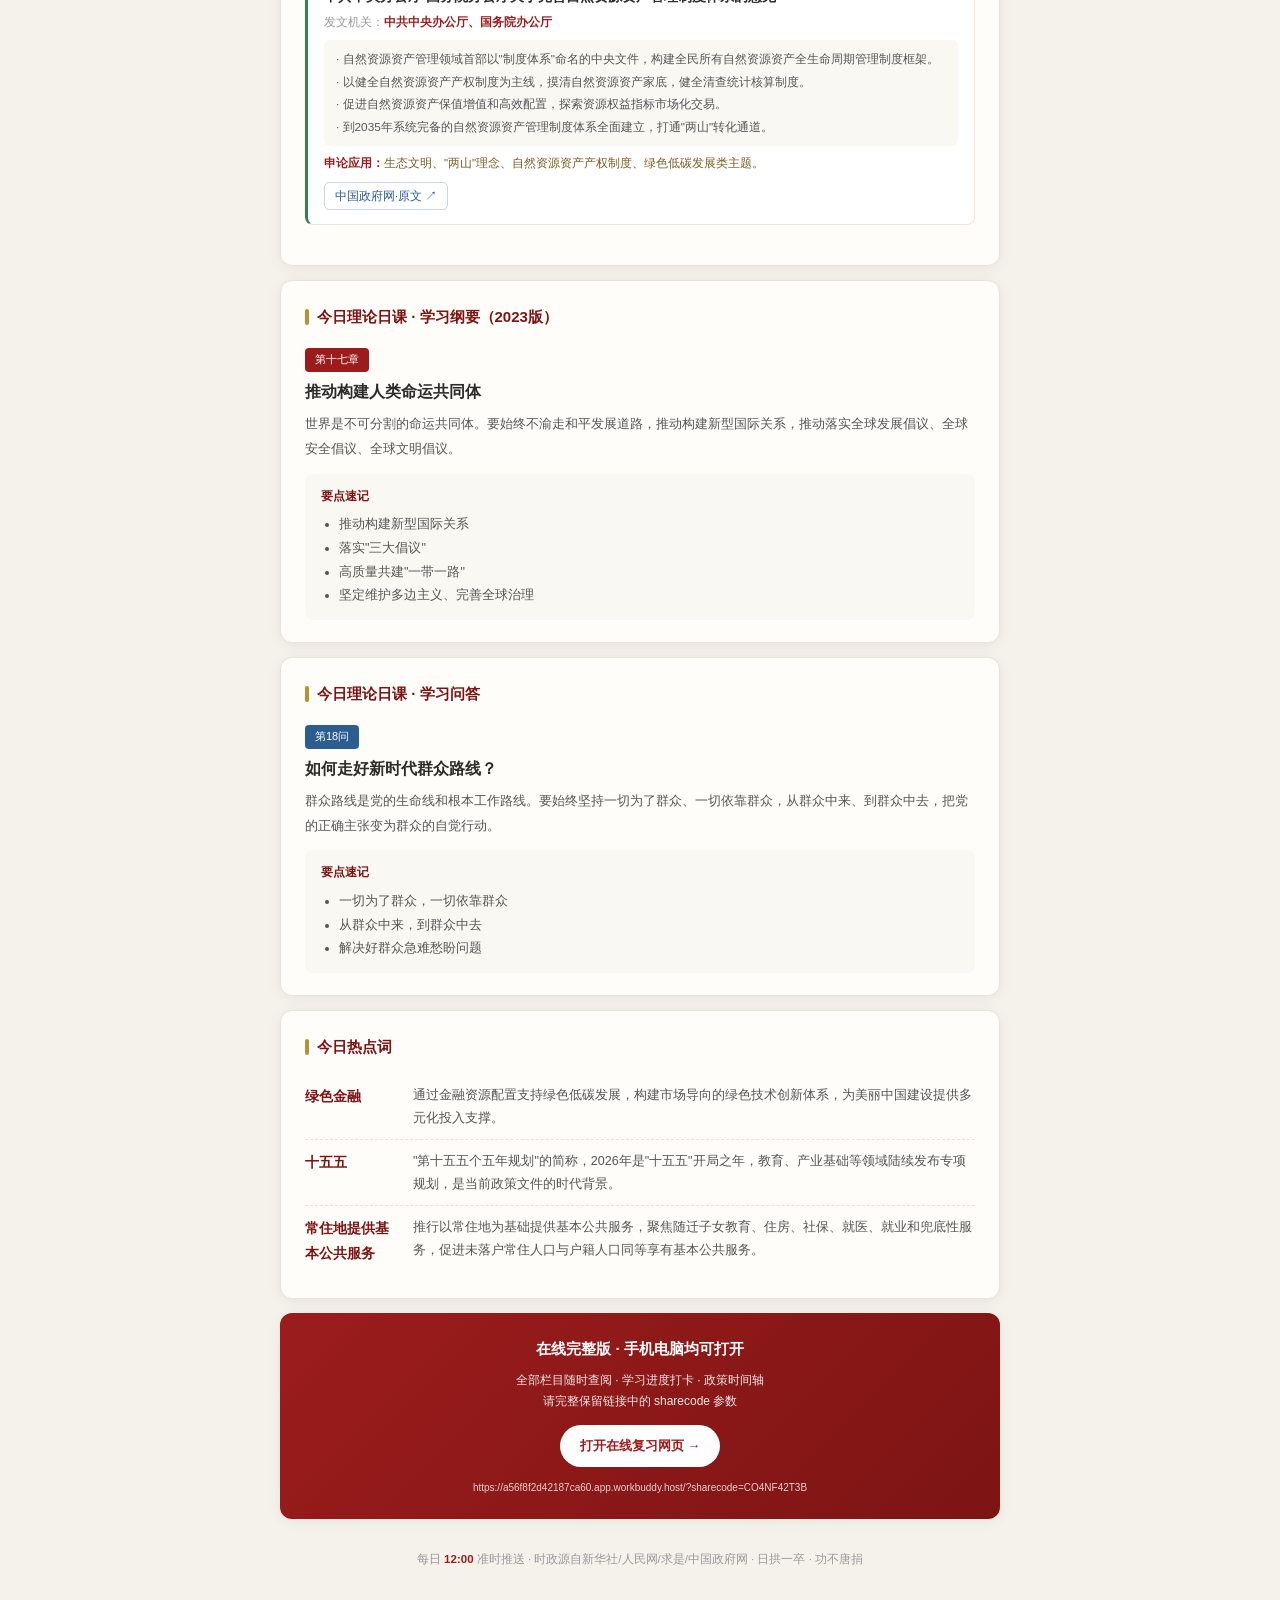
<file: 今日推送_2026-11-18.html>
<!DOCTYPE html>
<html lang="zh-CN">
<head>
<meta charset="UTF-8">
<meta name="viewport" content="width=device-width,initial-scale=1.0">
<title>军转申论·今日推送 11月18日</title>
<style>
*{margin:0;padding:0;box-sizing:border-box}
body{font-family:"PingFang SC","Microsoft YaHei",sans-serif;background:#f5f2ec;color:#2b2b2b;line-height:1.8;padding:20px}
.wrap{max-width:720px;margin:0 auto}
.hd{background:linear-gradient(135deg,#9c1c1c,#7d1414);color:#fff;border-radius:14px;padding:26px 28px;margin-bottom:16px;position:relative;overflow:hidden}
.hd::after{content:"";position:absolute;right:-30px;top:-30px;width:140px;height:140px;border-radius:50%;background:rgba(255,255,255,.06)}
.hd .kicker{font-size:12px;letter-spacing:3px;opacity:.8}
.hd h1{font-size:24px;margin:6px 0 4px;letter-spacing:1px}
.hd .date{font-size:13px;opacity:.85}
.card{background:#fffdf9;border:1px solid #e8e2d8;border-radius:12px;padding:22px 24px;margin-bottom:14px;box-shadow:0 2px 14px rgba(90,60,30,.07)}
.card h2{font-size:15px;color:#7d1414;display:flex;align-items:center;gap:8px;margin-bottom:14px}
.card h2::before{content:"";width:4px;height:16px;background:#b8912f;border-radius:2px}
.qmark{font-size:52px;color:#d9b64d;line-height:.5;font-family:Georgia,serif;opacity:.55}
.qtext{font-size:18px;line-height:2;font-weight:500;margin:8px 0 12px}
.qsrc{font-size:12px;color:#9c1c1c;border-left:2px solid #b8912f;padding-left:10px}
.quse{font-size:12px;color:#7a5c22;background:#fbf4e6;border-radius:6px;padding:8px 12px;margin-top:12px}
.badge{display:inline-block;font-size:11px;color:#fff;background:#9c1c1c;padding:2px 10px;border-radius:4px;margin-bottom:8px}
.badge.blue{background:#2c5d8f}
.stitle{font-size:16px;font-weight:700;line-height:1.5;margin-bottom:8px}
.sbody{font-size:13px;color:#555;line-height:1.9}
.pts{background:#faf8f3;border-radius:8px;padding:12px 16px;margin-top:12px}
.pts .h{font-size:12px;color:#7d1414;font-weight:700;margin-bottom:6px}
.pts ul{padding-left:18px;font-size:12.5px;color:#555;line-height:1.9}
.word{display:flex;gap:12px;align-items:flex-start;padding:10px 0;border-bottom:1px dashed #e8e2d8}
.word:last-child{border-bottom:none}
.word .n{font-size:14px;font-weight:700;color:#7d1414;min-width:96px}
.word .d{font-size:12.5px;color:#555}
.doc-overview{font-size:12px;color:#888;margin:-6px 0 14px}
.doc-group{margin-bottom:18px}
.doc-group-hd{display:flex;align-items:center;gap:10px;border-left:4px solid;padding-left:12px;margin-bottom:10px}
.dg-name{font-size:15px;font-weight:700}
.dg-count{font-size:12px;color:#999}
.doc-item{border:1px solid #ebe5db;border-left:3px solid;border-radius:8px;padding:14px 16px;margin-bottom:10px;background:#fff}
.doc-meta{display:flex;gap:8px;flex-wrap:wrap;align-items:center;margin-bottom:8px}
.tag{font-size:10.5px;padding:2px 8px;border-radius:4px;color:#fff;background:#9c1c1c}
.tag.type{background:#eef2f7;color:#2c5d8f}
.tag.date{background:transparent;color:#999;padding-left:0}
.doc-title{font-size:14px;font-weight:700;line-height:1.5;color:#2b2b2b;margin-bottom:5px}
.doc-org{font-size:11.5px;color:#999;margin-bottom:8px}
.doc-org b{color:#9c1c1c}
.doc-points{font-size:11.8px;color:#555;line-height:1.9;background:#faf8f3;border-radius:6px;padding:8px 12px}
.doc-use{font-size:11.5px;color:#7a5c22;margin-top:7px}
.doc-use b{color:#9c1c1c}
.doc-link{display:inline-block;margin-top:8px;font-size:11.5px;color:#2c5d8f;border:1px solid #c9d6e4;border-radius:5px;padding:3px 10px;text-decoration:none}
.stat-chip{display:inline-block;font-size:11px;padding:3px 10px;border-radius:14px;background:#fbeeec;color:#9c1c1c;margin:0 6px 6px 0;border:1px solid #f0d5d2}
.stat-chip b{font-size:12px}
.stat-chip.purple{background:#f4eefa;color:#8e44ad;border-color:#e3d4f0}
.affair-item{border:1px solid #ebe5db;border-left:3px solid;border-radius:8px;padding:12px 15px;margin-bottom:10px;background:#fff}
.af-meta{display:flex;gap:8px;align-items:center;margin-bottom:6px}
.af-cat{font-size:10.5px;color:#fff;padding:2px 8px;border-radius:4px}
.af-date{font-size:10.5px;color:#999}
.af-title{font-size:13.5px;font-weight:700;line-height:1.5;color:#2b2b2b;margin-bottom:6px}
.af-pts{font-size:11.5px;color:#555;line-height:1.8;background:#faf8f3;border-radius:6px;padding:8px 11px}
.af-use{font-size:11.2px;color:#7a5c22;margin-top:6px}
.af-use b{color:#9c1c1c}
.foot{text-align:center;font-size:11.5px;color:#999;padding:16px 0}
.foot b{color:#9c1c1c}
</style>
</head>
<body>
<div class="wrap">
  <div class="hd">
    <div class="kicker">北京军转干部申论考核复习</div>
    <h1>今日研学推送</h1>
    <div class="date">2026年11月18日 · 星期三 · 第 18 天</div>
  </div>

  <div class="card">
    <h2>今日金句</h2>
    <div class="qmark">“</div>
    <div class="qtext">让群众的获得感成色更足、幸福感更可持续、安全感更有保障。</div>
    <div class="qsrc">—— 习近平（重要讲话常用表述）</div>
    <div class="quse"><b>申论应用：</b>民生保障类主题的收尾，体现"三感"。</div>
  </div>

  <div class="card">
    <h2>时政要闻 · 最新讲话与会议精神</h2>
    <div class="doc-overview">按发布时间取最新4条，涵盖习近平最新讲话、中央全会/人大决议、《求是》等权威媒体文章与重大时事，均附原文链接。</div>
    
  <div class="affair-item" style="border-left-color:#2c5d8f">
    <div class="af-meta">
      <span class="af-cat" style="background:#2c5d8f">时事热点</span>
      <span class="af-date">2026-11-18</span>
    </div>
    <div class="af-title">2026年APEC第三十三次领导人非正式会议在深圳举行</div>
    <div class="af-pts">· 主题"建设亚太共同体，促进共同繁荣"，设"开放、创新、合作"三大优先领域；中国第三次担任APEC东道主。<br>· 这是"十五五"开局之年最重要的主场外交，中国是13个APEC经济体最大贸易伙伴，对亚太经济增长贡献率超六成。<br>· 中方推动绘就亚太共同体建设路线图，围绕贸易、联通、创新、发展打造具体成果。<br>· 同年还举行苏州贸易部长会议《苏州声明》、成都数字和人工智能部长会议《成都声明》（首次将"开源"提升到APEC部长级层面）。</div>
    <div class="af-use"><b>申论应用：</b>高水平对外开放、人类命运共同体、多边主义、亚太共同体、制度型开放等主题的头号时政背景；适合作为大国外交与开放合作的鲜活例证。</div>
    <a class="doc-link" href="https://www.fmprc.gov.cn/gjhdq_676201/gjhdqzz_681964/lhg_682278/jbqk_682280/" target="_blank" rel="noopener">外交部·APEC专题 ↗</a>
  </div>
  <div class="affair-item" style="border-left-color:#9c1c1c">
    <div class="af-meta">
      <span class="af-cat" style="background:#9c1c1c">最新讲话</span>
      <span class="af-date">2026-11-18</span>
    </div>
    <div class="af-title">习近平在APEC工商领导人峰会上的主旨演讲《坚定信心 勇毅前行 共创亚太光明未来》</div>
    <div class="af-pts">· 提出"促进亚太共同繁荣"四点主张：维护和平稳定大局、搭建开放合作桥梁、激发创新增长动力、拓展互利共赢路径。<br>· "稳，才能安；安，才能兴""开放带来进步，封闭必然落后"。<br>· 强调构建科技创新伙伴关系，深化数字经济、人工智能合作，促进绿色低碳转型。<br>· 宣布中国为全球工商界提供超大规模开放市场、广阔发展空间、互促共进合作环境。</div>
    <div class="af-use"><b>申论应用：</b>开放合作、创新增长、互利共赢、数字经济、多边贸易体制等主题的金句与观点来源； 演讲结构与申论对策段落高度契合。</div>
    <a class="doc-link" href="https://www.news.cn/politics/leaders/20261118/656367581ebe4dcb8700fd9f59905ef6/c.html" target="_blank" rel="noopener">新华社·演讲全文 ↗</a>
  </div>
  <div class="affair-item" style="border-left-color:#9c1c1c">
    <div class="af-meta">
      <span class="af-cat" style="background:#9c1c1c">最新讲话</span>
      <span class="af-date">2026-11-18</span>
    </div>
    <div class="af-title">习近平在APEC第三十三次领导人非正式会议欢迎晚宴上的祝酒辞</div>
    <div class="af-pts">· "看千年的中国去西安，看五百年的中国去北京，看一百年的中国去上海，看五十年的中国就来深圳。"<br>· 概括深圳精神：开放是与生俱来的基因、创新是活力所在、合作是力量之源。<br>· "来了就是深圳人"——以城市故事讲中国改革开放与亚太合作的缩影。</div>
    <div class="af-use"><b>申论应用：</b>改革开放、创新驱动、城市治理、包容发展主题的生动素材；以小切口讲大道理的典范表达。</div>
    <a class="doc-link" href="https://news.cctv.cn/2026/11/18/ARTIrsW7RAq0j0XWYl220U7e261118.shtml" target="_blank" rel="noopener">央视网·祝酒辞全文 ↗</a>
  </div>
  <div class="affair-item" style="border-left-color:#b8912f">
    <div class="af-meta">
      <span class="af-cat" style="background:#b8912f">权威媒体</span>
      <span class="af-date">2026-11-16</span>
    </div>
    <div class="af-title">新华社政论《同舟共济，开创亚太和世界更加美好未来》</div>
    <div class="af-pts">· 系统梳理习近平主席关于亚太合作的系列重要论述与APEC历史。<br>· 从"亚太命运共同体意识"到"建设亚太共同体"，勾勒中国理念的演进脉络。<br>· "开放是亚太合作的生命线""创新是亚太繁荣的动力源"。</div>
    <div class="af-use"><b>申论应用：</b>大型政论的标准结构与论证方法，是申论文章写作的范本；亚太、开放、创新主题素材库。</div>
    <a class="doc-link" href="https://www.news.cn/world/20261116/2da9c629eb8a466ca08a1c7524896eae/c.html" target="_blank" rel="noopener">新华网·政论全文 ↗</a>
  </div>
  </div>

  <div class="card">
    <h2>主题 · 精神分类速览</h2>
    <div class="doc-overview">按8类政策主题与7类思想精神横向梳理，一份内容可兼具多个标签。</div>
    <div style="font-size:12px;color:#7d1414;font-weight:700;margin:6px 0 4px">政策主题覆盖</div>
    <div><span class="stat-chip">民生保障与社会 <b>15</b></span><span class="stat-chip">高质量发展与经济 <b>14</b></span><span class="stat-chip">党的建设与治理 <b>9</b></span><span class="stat-chip">科技创新与新质生产力 <b>8</b></span><span class="stat-chip">改革开放与开放合作 <b>7</b></span><span class="stat-chip">安全与风险防控 <b>5</b></span><span class="stat-chip">教育人才与文化 <b>4</b></span><span class="stat-chip">生态文明与绿色 <b>4</b></span></div>
    <div style="font-size:12px;color:#8e44ad;font-weight:700;margin:12px 0 4px">思想精神频次</div>
    <div><span class="stat-chip purple">系统观念 <b>23</b></span><span class="stat-chip purple">人民至上 <b>16</b></span><span class="stat-chip purple">守正创新 <b>8</b></span><span class="stat-chip purple">法治思维 <b>8</b></span><span class="stat-chip purple">问题导向 <b>6</b></span><span class="stat-chip purple">胸怀天下 <b>6</b></span><span class="stat-chip purple">敢于斗争 <b>5</b></span></div>
  </div>

  <div class="card">
    <h2>政策公文全览 · 官方原文</h2>
    <div class="doc-overview">共 20 份公文，按五位一体分组、来源层级排序，每日完整推送。全部为2026年6月以后中央/国务院公文；热点词由本批公文归纳，求是等文章仅作话题来源。</div>
    
  <div class="doc-group">
    <div class="doc-group-hd" style="border-left-color:#c0392b">
      <span class="dg-name" style="color:#c0392b">经济建设</span>
      <span class="dg-count">5 份</span>
    </div>
    
      <div class="doc-item" style="border-left-color:#c0392b">
        <div class="doc-meta">
          <span class="tag">一级·中共中央/国务院</span>
          <span class="tag type">意见</span>
          <span class="tag date">2026-10-21</span>
        </div>
        <div class="doc-title">中共中央办公厅 国务院办公厅关于推动科技创新和产业创新深度融合的意见</div>
        <div class="doc-org">发文机关：<b>中共中央办公厅、国务院办公厅</b></div>
        <div class="doc-points">· 部署17项重点任务，打通从科技强到产业强、经济强、国家强的通道。<br>· 促进创新链产业链无缝对接，强化企业创新主体地位，鼓励企业参与高校科研活动和人才培养。<br>· 统筹技术、资本、人才等创新要素，完善多方参与的学科设置调整机制，构建良性创新生态。<br>· 加快建设与创新规律相适应的金融体系，发挥创业投资、多层次资本市场作用，培育未来产业。</div>
        <div class="doc-use"><b>申论应用：</b>科技创新、产学研融合、创新链产业链对接、教育科技人才一体化主题的权威支撑。</div>
        <a class="doc-link" href="https://www.gov.cn/gongbao/2026/issue_13086/202611/content_7085638.html" target="_blank" rel="noopener">中国政府网·国务院公报 ↗</a>
      </div>
      <div class="doc-item" style="border-left-color:#c0392b">
        <div class="doc-meta">
          <span class="tag">一级·中共中央/国务院</span>
          <span class="tag type">意见</span>
          <span class="tag date">2026-10-09</span>
        </div>
        <div class="doc-title">中共中央 国务院关于发展新质生产力的意见</div>
        <div class="doc-org">发文机关：<b>中共中央、国务院</b></div>
        <div class="doc-points">· 围绕科技创新、产业创新、发展方式、体制机制、人才工作五方面创新，提出19项重点举措。<br>· 加强原创性颠覆性科技创新，加快突破关键核心技术，强化企业科技创新主体地位。<br>· 推动科技创新和产业创新深度融合，改造提升传统产业、培育壮大新兴产业、前瞻布局未来产业。<br>· 全面实施"人工智能+"行动，促进实体经济和数字经济深度融合；构建绿色低碳循环发展经济体系。</div>
        <div class="doc-use"><b>申论应用：</b>新质生产力、科技自立自强、人工智能+、未来产业等经济类主题的核心政策依据。</div>
        <a class="doc-link" href="https://www.gov.cn/yaowen/liebiao/202610/content_7082824.htm" target="_blank" rel="noopener">中国政府网·原文 ↗</a>
      </div>
      <div class="doc-item" style="border-left-color:#c0392b">
        <div class="doc-meta">
          <span class="tag">一级·中共中央/国务院</span>
          <span class="tag type">通知</span>
          <span class="tag date">2026-09-10</span>
        </div>
        <div class="doc-title">国务院办公厅关于加强中小企业回款难问题治理有关工作的通知</div>
        <div class="doc-org">发文机关：<b>国务院办公厅</b></div>
        <div class="doc-points">· 健全行业账款支付规则，明确账期起算节点、支付方式、最长付款期限等关键要素。<br>· 引导龙头企业带头承诺自交付之日起60日内以现金方式向中小企业支付账款。<br>· 加强大型企业支付行为监管，压减电子凭证最长付款期限至6个月，严控非现金支付工具。<br>· 政府采购项目全额采用现金支付，发挥央企国企及时支付表率作用。</div>
        <div class="doc-use"><b>申论应用：</b>优化营商环境、保护民营经济、治理拖欠账款、建设全国统一大市场主题。</div>
        <a class="doc-link" href="https://cpc.people.com.cn/BIG5/n1/2026/0911/c64387-40796608.html" target="_blank" rel="noopener">人民网·中国共产党新闻网 ↗</a>
      </div>
      <div class="doc-item" style="border-left-color:#c0392b">
        <div class="doc-meta">
          <span class="tag">一级·中共中央/国务院</span>
          <span class="tag type">规划</span>
          <span class="tag date">2026-07-02</span>
        </div>
        <div class="doc-title">国务院关于《扩大消费"十五五"规划》的批复</div>
        <div class="doc-org">发文机关：<b>国务院</b></div>
        <div class="doc-points">· 国函〔2026〕66号，坚持扩大内需战略基点，深入实施提振消费专项行动。<br>· 到2030年社会消费品零售总额达60万亿元左右，居民消费率明显提高。<br>· 扩大服务消费，升级商品消费，丰富数字消费、绿色消费、体验消费等业态场景。<br>· 完善扩大居民消费长效机制，清理优化消费领域不合理限制性措施，优化入境消费环境。</div>
        <div class="doc-use"><b>申论应用：</b>扩大内需、提振消费、服务消费、全国统一大市场、"十五五"开局类主题。</div>
        <a class="doc-link" href="https://www.gov.cn/zhengce/zhengceku/202607/content_7075217.htm" target="_blank" rel="noopener">中国政府网·原文 ↗</a>
      </div>
      <div class="doc-item" style="border-left-color:#c0392b">
        <div class="doc-meta">
          <span class="tag">二级·中央部委</span>
          <span class="tag type">方案</span>
          <span class="tag date">2026-09-14</span>
        </div>
        <div class="doc-title">北京市人民政府关于印发《北京市现代服务业扩能提质实施方案（2026—2030年）》的通知</div>
        <div class="doc-org">发文机关：<b>北京市人民政府</b></div>
        <div class="doc-points">· 京政发〔2026〕21号，贯彻国务院《关于推进服务业扩能提质的意见》，加快首都服务业优质高效发展。<br>· 到2030年全市服务业增加值达6万亿元左右，服务进出口额突破1.5万亿元。<br>· 强化生产性服务业赋能进阶，做强研发设计、软件信息、科技服务，建设6G试验网和人工智能开源社区。<br>· 促进生活性服务业高品质多样化便利化，推动服务业与首都功能、先进制造业、改善民生相融合。</div>
        <div class="doc-use"><b>申论应用：</b>首都现代服务业、服务业扩大开放、高精尖产业、北京高质量发展主题的省级样本。</div>
        <a class="doc-link" href="https://www.beijing.gov.cn/zhengce/zhengcefagui/202609/t20260916_4866916.html" target="_blank" rel="noopener">北京市人民政府·原文 ↗</a>
      </div>
  </div>
  <div class="doc-group">
    <div class="doc-group-hd" style="border-left-color:#8e44ad">
      <span class="dg-name" style="color:#8e44ad">政治建设</span>
      <span class="dg-count">4 份</span>
    </div>
    
      <div class="doc-item" style="border-left-color:#8e44ad">
        <div class="doc-meta">
          <span class="tag">一级·中共中央/国务院</span>
          <span class="tag type">条例</span>
          <span class="tag date">2026-11-07</span>
        </div>
        <div class="doc-title">中共中央印发《中国共产党地方委员会工作条例》</div>
        <div class="doc-org">发文机关：<b>中共中央</b></div>
        <div class="doc-points">· 2026年3月27日中央政治局会议修订、11月7日发布，强化地方党委功能，完善职责和运行机制。<br>· 地方党委发挥总揽全局、协调各方的领导作用，履行把方向、管大局、作决策、保落实职责。<br>· 坚持民主集中制，健全议事决策和监督机制，强化整体功能，提高领导水平。<br>· 牢固树立和践行正确政绩观，持之以恒推进全面从严治党，确保党中央政令畅通、令行禁止。</div>
        <div class="doc-use"><b>申论应用：</b>党的领导、制度治党、依规治党、民主集中制、正确政绩观、领导班子建设类主题。</div>
        <a class="doc-link" href="https://www.news.cn/politics/20261115/aac5a93da4fe438a99ce4bcd477d2e38/c.html" target="_blank" rel="noopener">新华网·全文 ↗</a>
      </div>
      <div class="doc-item" style="border-left-color:#8e44ad">
        <div class="doc-meta">
          <span class="tag">一级·中共中央/国务院</span>
          <span class="tag type">意见</span>
          <span class="tag date">2026-11-04</span>
        </div>
        <div class="doc-title">国务院办公厅、中央军委办公厅印发《关于推进全链路阳光征兵的实施意见》</div>
        <div class="doc-org">发文机关：<b>国务院办公厅、中央军委办公厅</b></div>
        <div class="doc-points">· 聚焦备战打仗，以推进全链路阳光运行为根本举措，实现全流程在线、全数据呈现、全环节透明。<br>· 从改革组织模式、加大公开力度、全程从严监管、弘扬新风正气等方面提出具体措施。<br>· 全面规范征兵工作秩序、纯正行业风气、提升征集质效，扎紧廉洁征兵"篱笆墙"。<br>· 常长用力推进兵员征集风气重塑开新，让征兵工作全程在阳光下进行。</div>
        <div class="doc-use"><b>申论应用：</b>国防和军队建设、廉洁征兵、全面从严治军、军转特色主题的权威时政依据。</div>
        <a class="doc-link" href="https://www.cnr.cn/js2014/jq/20261104/t20261104_527862147.shtml" target="_blank" rel="noopener">央广网·解放军报稿 ↗</a>
      </div>
      <div class="doc-item" style="border-left-color:#8e44ad">
        <div class="doc-meta">
          <span class="tag">一级·中共中央/国务院</span>
          <span class="tag type">通知</span>
          <span class="tag date">2026-09-20</span>
        </div>
        <div class="doc-title">国务院办公厅关于印发《"高效办成一件事"2026年度第二批重点事项清单》的通知</div>
        <div class="doc-org">发文机关：<b>国务院办公厅</b></div>
        <div class="doc-points">· 国办函〔2026〕84号，持续推动"高效办成一件事"，统筹做好第二批重点事项清单实施。<br>· 稳步拓展适用领域和范围，推动在建设全国统一大市场、扩大高水平对外开放、促进区域协调发展等领域实现"高效办成一件事"。<br>· 结合本地区本部门实际逐步推动经营主体和个人全生命周期重点事项总体清单全面落地。<br>· 持续提升企业和群众满意度、获得感，树立和践行正确政绩观。</div>
        <div class="doc-use"><b>申论应用：</b>服务型政府、数字政府、优化政务服务、放管服改革、"高效办成一件事"主题。</div>
        <a class="doc-link" href="https://www.fujian.gov.cn/zwgk/ztzl/zfwzjsygl/ygwj/202609/t20260929_7219694.htm" target="_blank" rel="noopener">福建省政府·转载中国政府网 ↗</a>
      </div>
      <div class="doc-item" style="border-left-color:#8e44ad">
        <div class="doc-meta">
          <span class="tag">一级·中共中央/国务院</span>
          <span class="tag type">意见</span>
          <span class="tag date">2026-07-23</span>
        </div>
        <div class="doc-title">中共中央 国务院关于加强新时代社会工作的意见</div>
        <div class="doc-org">发文机关：<b>中共中央、国务院</b></div>
        <div class="doc-points">· 社会工作事关党长期执政和国家长治久安，坚持党对社会工作的全面领导，走好新时代党的群众路线。<br>· 健全党领导社会工作的体制机制，构建党委统一领导、党委社会工作部门统筹协调、社会力量广泛参与的工作格局。<br>· 突出抓好新经济组织、新社会组织、新就业群体党的建设，加强互联网平台算法治理。<br>· 坚持和发展新时代"枫桥经验"，加强党建引领基层治理，持续为基层减负赋能，推进信访工作法治化。</div>
        <div class="doc-use"><b>申论应用：</b>党建引领、基层治理、新兴领域党建、枫桥经验、群众路线、基层减负类主题。</div>
        <a class="doc-link" href="https://www.workercn.cn/papers/grrb/2026/07/24/1/news-1.html" target="_blank" rel="noopener">工人日报·新华社稿 ↗</a>
      </div>
  </div>
  <div class="doc-group">
    <div class="doc-group-hd" style="border-left-color:#d68910">
      <span class="dg-name" style="color:#d68910">文化建设</span>
      <span class="dg-count">2 份</span>
    </div>
    
      <div class="doc-item" style="border-left-color:#d68910">
        <div class="doc-meta">
          <span class="tag">一级·中共中央/国务院</span>
          <span class="tag type">规划</span>
          <span class="tag date">2026-10-15</span>
        </div>
        <div class="doc-title">中办、国办印发《文化遗产保护传承"十五五"规划》</div>
        <div class="doc-org">发文机关：<b>中共中央办公厅、国务院办公厅</b></div>
        <div class="doc-points">· "十五五"时期着力构建"文化遗产大保护格局"，彰显文化遗产在建设文化强国中的重要作用。<br>· 建立全国文化遗产资源总目录、推动整体协同保护、制定文化遗产保护法。<br>· 推动文化遗产创造性转化、创新性发展，中华文脉赓续绵延、辉光日新。<br>· 与文化和旅游发展、旅游强国建设等专项规划协同，推动文旅深度融合。</div>
        <div class="doc-use"><b>申论应用：</b>文化强国、文化遗产保护、中华文脉传承、文旅融合、文化自信类主题。</div>
        <a class="doc-link" href="https://news.cctv.com/2026/10/17/ARTIZFjn5FmaSoLdAGkKhMPj261017.shtml" target="_blank" rel="noopener">央视网·新华社稿 ↗</a>
      </div>
      <div class="doc-item" style="border-left-color:#d68910">
        <div class="doc-meta">
          <span class="tag">一级·中共中央/国务院</span>
          <span class="tag type">意见</span>
          <span class="tag date">2026-09-20</span>
        </div>
        <div class="doc-title">中共中央办公厅 国务院办公厅印发《关于分类推进高校改革的意见》</div>
        <div class="doc-org">发文机关：<b>中共中央办公厅、国务院办公厅</b></div>
        <div class="doc-points">· 全面把握教育的政治属性、人民属性、战略属性，构建自强卓越的高等教育体系。<br>· 优化分类布局结构，区分综合性、特色化基本方向，统筹中央部门所属高校和地方高校协同发展。<br>· 激发分类发展动能，发挥"双一流"建设牵引作用，实施优质特色应用型本科院校和学科专业建设工程。<br>· 健全分类评价机制，构建多赛道、多主体评价体系，强化人才供需适配。</div>
        <div class="doc-use"><b>申论应用：</b>教育强国、高等教育改革、教育科技人才一体化、分类评价类主题。</div>
        <a class="doc-link" href="https://cpc.people.com.cn/n1/2026/0921/c64387-40802646.html" target="_blank" rel="noopener">人民网·中国共产党新闻网 ↗</a>
      </div>
  </div>
  <div class="doc-group">
    <div class="doc-group-hd" style="border-left-color:#2c5d8f">
      <span class="dg-name" style="color:#2c5d8f">社会建设</span>
      <span class="dg-count">7 份</span>
    </div>
    
      <div class="doc-item" style="border-left-color:#2c5d8f">
        <div class="doc-meta">
          <span class="tag">一级·中共中央/国务院</span>
          <span class="tag type">意见</span>
          <span class="tag date">2026-10-20</span>
        </div>
        <div class="doc-title">中共中央 国务院关于深化养老服务改革发展的意见</div>
        <div class="doc-org">发文机关：<b>中共中央、国务院</b></div>
        <div class="doc-points">· 构建养老服务事业产业发展三方协同机制，发挥政府主导、市场配置资源、社会参与作用。<br>· 扩大普惠性、基础性、兜底性养老服务供给，完善基本养老服务清单制度。<br>· 大力发展银发经济，推动养老服务产业规模化、集群化、品牌化，释放养老消费潜力。<br>· 推进京津冀等地养老服务一体化，深化拓展"银龄行动"，开发老年人力资源。</div>
        <div class="doc-use"><b>申论应用：</b>积极应对人口老龄化、普惠养老、银发经济、养老服务体系类主题。</div>
        <a class="doc-link" href="http://www.dttz.gov.cn/tzxrmzfz/fczccs/202610/5337485cff554a0c847974ead2d62d3a.shtml" target="_blank" rel="noopener">地方政府·转载原文 ↗</a>
      </div>
      <div class="doc-item" style="border-left-color:#2c5d8f">
        <div class="doc-meta">
          <span class="tag">一级·中共中央/国务院</span>
          <span class="tag type">意见</span>
          <span class="tag date">2026-10-16</span>
        </div>
        <div class="doc-title">国务院办公厅关于适应人工智能技术发展助力构建就业友好型发展方式的意见</div>
        <div class="doc-org">发文机关：<b>国务院办公厅</b></div>
        <div class="doc-points">· 国办发〔2026〕29号，以增强人工智能创造就业机会、赋能传统岗位的正面效应为目标。<br>· 深入实施"人工智能+"行动，拓展新兴领域就业新空间，加快开发人工智能领域新职业。<br>· 稳慎把握人工智能在劳动密集型行业应用的范围、力度、节奏，建立就业风险评估机制。<br>· 提升劳动者数字素养，完善灵活就业、新就业形态劳动者社会保障制度，实现包容性发展。</div>
        <div class="doc-use"><b>申论应用：</b>人工智能与就业、数字素养、包容性发展、技术进步与民生改善辩证关系主题。</div>
        <a class="doc-link" href="https://www.gov.cn/zhengce/content/202610/content_7084107.htm" target="_blank" rel="noopener">中国政府网·原文 ↗</a>
      </div>
      <div class="doc-item" style="border-left-color:#2c5d8f">
        <div class="doc-meta">
          <span class="tag">一级·中共中央/国务院</span>
          <span class="tag type">意见</span>
          <span class="tag date">2026-09-12</span>
        </div>
        <div class="doc-title">国务院办公厅关于进一步加强烟花爆竹全链条安全监管的意见</div>
        <div class="doc-org">发文机关：<b>国务院办公厅</b></div>
        <div class="doc-points">· 国办发〔2026〕26号，统筹发展和安全，聚焦生产、储存、经营、运输、燃放各环节全链条安全监管。<br>· 压实企业主体责任、部门监管责任、属地管理责任，严厉打击非法违法行为。<br>· 严格生产企业准入许可审批，严控生产企业数量，加快淘汰高风险产品。<br>· 推动产品质量升级和标准体系建设，提升烟花爆竹行业本质安全水平。</div>
        <div class="doc-use"><b>申论应用：</b>安全生产、统筹发展和安全、全链条监管、底线思维类主题。</div>
        <a class="doc-link" href="https://www.gov.cn/zhengce/content/202609/content_7081356.htm" target="_blank" rel="noopener">中国政府网·原文 ↗</a>
      </div>
      <div class="doc-item" style="border-left-color:#2c5d8f">
        <div class="doc-meta">
          <span class="tag">一级·中共中央/国务院</span>
          <span class="tag type">意见</span>
          <span class="tag date">2026-06-16</span>
        </div>
        <div class="doc-title">中共中央办公厅 国务院办公厅关于进一步保障和改善民生 着力解决群众急难愁盼的意见</div>
        <div class="doc-org">发文机关：<b>中共中央办公厅、国务院办公厅</b></div>
        <div class="doc-points">· 推动民生建设更加公平、均衡、普惠、可及，增强社会保障公平性。<br>· 全面取消在就业地参加社会保险的户籍限制，健全灵活就业人员、新就业形态人员社保制度。<br>· 加强低收入群体兜底帮扶，完善最低工资标准调整机制，加大以工代赈实施力度。<br>· 全方位提高基本公共服务质效，适时将涉及群众切身利益的增量服务事项纳入国家基本公共服务标准。</div>
        <div class="doc-use"><b>申论应用：</b>以人民为中心、急难愁盼、基本公共服务均等化、社会保障、共同富裕类主题。</div>
        <a class="doc-link" href="https://www.jingtai.gov.cn/zfxxgk/bmhxzxxgk/xzjdzfml/cwtz/fdzdgknr/zfbz/art/2026/art_38431c04e43149adb22b299e5a91025a.html" target="_blank" rel="noopener">地方政府·转载原文 ↗</a>
      </div>
      <div class="doc-item" style="border-left-color:#2c5d8f">
        <div class="doc-meta">
          <span class="tag">一级·中共中央/国务院</span>
          <span class="tag type">规划</span>
          <span class="tag date">2026-06-11</span>
        </div>
        <div class="doc-title">国务院关于印发《实施就业优先战略"十五五"规划》的通知</div>
        <div class="doc-org">发文机关：<b>国务院</b></div>
        <div class="doc-points">· 国发〔2026〕16号，就业是最基本的民生，聚焦促进高质量充分就业目标。<br>· 坚持投资于物和投资于人紧密结合，构建就业友好型发展方式，破解结构性就业矛盾。<br>· 部署九方面重点任务，强化宏观调控就业优先导向，适应人工智能发展促进就业创业。<br>· 加大对农民工、退役军人等重点群体就业支持力度，推动灵活就业、新就业形态健康发展。</div>
        <div class="doc-use"><b>申论应用：</b>就业优先、高质量充分就业、投资于人、重点群体就业、就业友好型发展方式核心依据。</div>
        <a class="doc-link" href="https://www.gov.cn/gongbao/2026/issue_12826/202606/content_7073637.html" target="_blank" rel="noopener">中国政府网·国务院公报 ↗</a>
      </div>
      <div class="doc-item" style="border-left-color:#2c5d8f">
        <div class="doc-meta">
          <span class="tag">二级·中央部委</span>
          <span class="tag type">规划</span>
          <span class="tag date">2026-11-13</span>
        </div>
        <div class="doc-title">北京市人力资源和社会保障局 北京市发展和改革委员会印发《北京市"十五五"时期促进高质量充分就业规划》</div>
        <div class="doc-org">发文机关：<b>北京市人社局、北京市发改委</b></div>
        <div class="doc-points">· 到2030年就业友好型城市建设取得显著成效，基本形成高质量充分就业格局。<br>· 部署8方面重点任务，突出就业优先导向，构建就业友好型发展方式。<br>· 把高校毕业生就业作为重中之重，做强"北京欢迎你"品牌，增加青年人才"一张床、一间房"供应。<br>· 挖掘首发经济、夜间经济、银发经济、冰雪经济潜力，推进出台《北京市就业促进条例》。</div>
        <div class="doc-use"><b>申论应用：</b>首都高质量就业、青年人才、就业友好型城市、区域就业协同的省级样本。</div>
        <a class="doc-link" href="https://chinajob.mohrss.gov.cn/c/2026-11-13/642207.shtml" target="_blank" rel="noopener">中国就业网·人社部 ↗</a>
      </div>
      <div class="doc-item" style="border-left-color:#2c5d8f">
        <div class="doc-meta">
          <span class="tag">二级·中央部委</span>
          <span class="tag type">规划</span>
          <span class="tag date">2026-11-06</span>
        </div>
        <div class="doc-title">北京市关于印发《北京市"十五五"时期住房发展规划》的通知</div>
        <div class="doc-org">发文机关：<b>北京市住房和城乡建设委员会</b></div>
        <div class="doc-points">· 强化住宅与产业联动支撑，实现住宅用地与产业用地双向调节、产城融合、职住近接。<br>· 核心区坚持减量发展和有机更新，中心城区推动住宅用地向就业密集区域适度倾斜。<br>· 城市副中心以住房配置支撑产业培育，平原新城围绕产业园区和轨道交通站点就近布局住房。<br>· 健全住房供需动态监测预警机制，构建覆盖规划、建设、交易、运维全周期的房屋大数据平台。</div>
        <div class="doc-use"><b>申论应用：</b>首都住房保障、职住平衡、城市更新、减量发展、区域协同的省级样本。</div>
        <a class="doc-link" href="https://zjw.beijing.gov.cn/bjjs/xxgk/zcwj2024/qtzcwj/xxyx13/744156589/index.shtml" target="_blank" rel="noopener">北京市住建委·原文 ↗</a>
      </div>
  </div>
  <div class="doc-group">
    <div class="doc-group-hd" style="border-left-color:#3a7d55">
      <span class="dg-name" style="color:#3a7d55">生态文明</span>
      <span class="dg-count">2 份</span>
    </div>
    
      <div class="doc-item" style="border-left-color:#3a7d55">
        <div class="doc-meta">
          <span class="tag">一级·中共中央/国务院</span>
          <span class="tag type">办法</span>
          <span class="tag date">2026-08-03</span>
        </div>
        <div class="doc-title">中共中央办公厅 国务院办公厅印发《党政领导干部生态环境损害责任追究办法》</div>
        <div class="doc-org">发文机关：<b>中共中央办公厅、国务院办公厅</b></div>
        <div class="doc-points">· 2026年7月9日中央政治局常委会会议修订，8月3日发布，强化党政领导干部生态环境保护责任。<br>· 坚持党政同责、失职追责，依规依法、精准有效，严肃问责、终身追究。<br>· 重点细化地方党委和政府主要负责人等4类责任主体的责任追究情形。<br>· 全面推进美丽中国建设，推动树立和践行正确政绩观。</div>
        <div class="doc-use"><b>申论应用：</b>生态文明、党政同责一岗双责、生态环境责任追究、正确政绩观类主题。</div>
        <a class="doc-link" href="https://www.gov.cn/gongbao/2026/issue_12966/202609/content_7080508.html" target="_blank" rel="noopener">中国政府网·国务院公报 ↗</a>
      </div>
      <div class="doc-item" style="border-left-color:#3a7d55">
        <div class="doc-meta">
          <span class="tag">一级·中共中央/国务院</span>
          <span class="tag type">意见</span>
          <span class="tag date">2026-07-04</span>
        </div>
        <div class="doc-title">中共中央办公厅 国务院办公厅关于完善自然资源资产管理制度体系的意见</div>
        <div class="doc-org">发文机关：<b>中共中央办公厅、国务院办公厅</b></div>
        <div class="doc-points">· 自然资源资产管理领域首部以"制度体系"命名的中央文件，构建全民所有自然资源资产全生命周期管理制度框架。<br>· 以健全自然资源资产产权制度为主线，摸清自然资源资产家底，健全清查统计核算制度。<br>· 促进自然资源资产保值增值和高效配置，探索资源权益指标市场化交易。<br>· 到2035年系统完备的自然资源资产管理制度体系全面建立，打通"两山"转化通道。</div>
        <div class="doc-use"><b>申论应用：</b>生态文明、"两山"理念、自然资源资产产权制度、绿色低碳发展类主题。</div>
        <a class="doc-link" href="https://www.gov.cn/zhengce/202607/content_7075234.htm" target="_blank" rel="noopener">中国政府网·原文 ↗</a>
      </div>
  </div>
  </div>

  <div class="card">
    <h2>今日理论日课 · 学习纲要（2023版）</h2>
    <span class="badge">第十七章</span>
    <div class="stitle">推动构建人类命运共同体</div>
    <div class="sbody">世界是不可分割的命运共同体。要始终不渝走和平发展道路，推动构建新型国际关系，推动落实全球发展倡议、全球安全倡议、全球文明倡议。</div>
    <div class="pts"><div class="h">要点速记</div><ul><li>推动构建新型国际关系</li><li>落实"三大倡议"</li><li>高质量共建"一带一路"</li><li>坚定维护多边主义、完善全球治理</li></ul></div>
  </div>

  <div class="card">
    <h2>今日理论日课 · 学习问答</h2>
    <span class="badge blue">第18问</span>
    <div class="stitle">如何走好新时代群众路线？</div>
    <div class="sbody">群众路线是党的生命线和根本工作路线。要始终坚持一切为了群众、一切依靠群众，从群众中来、到群众中去，把党的正确主张变为群众的自觉行动。</div>
    <div class="pts"><div class="h">要点速记</div><ul><li>一切为了群众，一切依靠群众</li><li>从群众中来，到群众中去</li><li>解决好群众急难愁盼问题</li></ul></div>
  </div>

  <div class="card">
    <h2>今日热点词</h2>
    <div class="word"><div class="n">绿色金融</div><div class="d">通过金融资源配置支持绿色低碳发展，构建市场导向的绿色技术创新体系，为美丽中国建设提供多元化投入支撑。</div></div><div class="word"><div class="n">十五五</div><div class="d">"第十五五个五年规划"的简称，2026年是"十五五"开局之年，教育、产业基础等领域陆续发布专项规划，是当前政策文件的时代背景。</div></div><div class="word"><div class="n">常住地提供基本公共服务</div><div class="d">推行以常住地为基础提供基本公共服务，聚焦随迁子女教育、住房、社保、就医、就业和兜底性服务，促进未落户常住人口与户籍人口同等享有基本公共服务。</div></div>
  </div>

  <div class="card" style="text-align:center;background:linear-gradient(135deg,#9c1c1c,#7d1414);color:#fff;border:none">
    <div style="font-size:15px;font-weight:700;margin-bottom:8px">在线完整版 · 手机电脑均可打开</div>
    <div style="font-size:12px;opacity:.9;line-height:1.7;margin-bottom:14px">全部栏目随时查阅 · 学习进度打卡 · 政策时间轴<br>请完整保留链接中的 sharecode 参数</div>
    <a href="https://a56f8f2d42187ca60.app.workbuddy.host/?sharecode=CO4NF42T3B" style="display:inline-block;background:#fff;color:#9c1c1c;padding:9px 20px;border-radius:22px;text-decoration:none;font-size:13px;font-weight:700">打开在线复习网页 →</a>
    <div style="font-size:10px;opacity:.8;margin-top:12px;word-break:break-all">https://a56f8f2d42187ca60.app.workbuddy.host/?sharecode=CO4NF42T3B</div>
  </div>

  <div class="foot">每日 <b>12:00</b> 准时推送 · 时政源自新华社/人民网/求是/中国政府网 · 日拱一卒 · 功不唐捐</div>
</div>
</body>
</html>
</file>
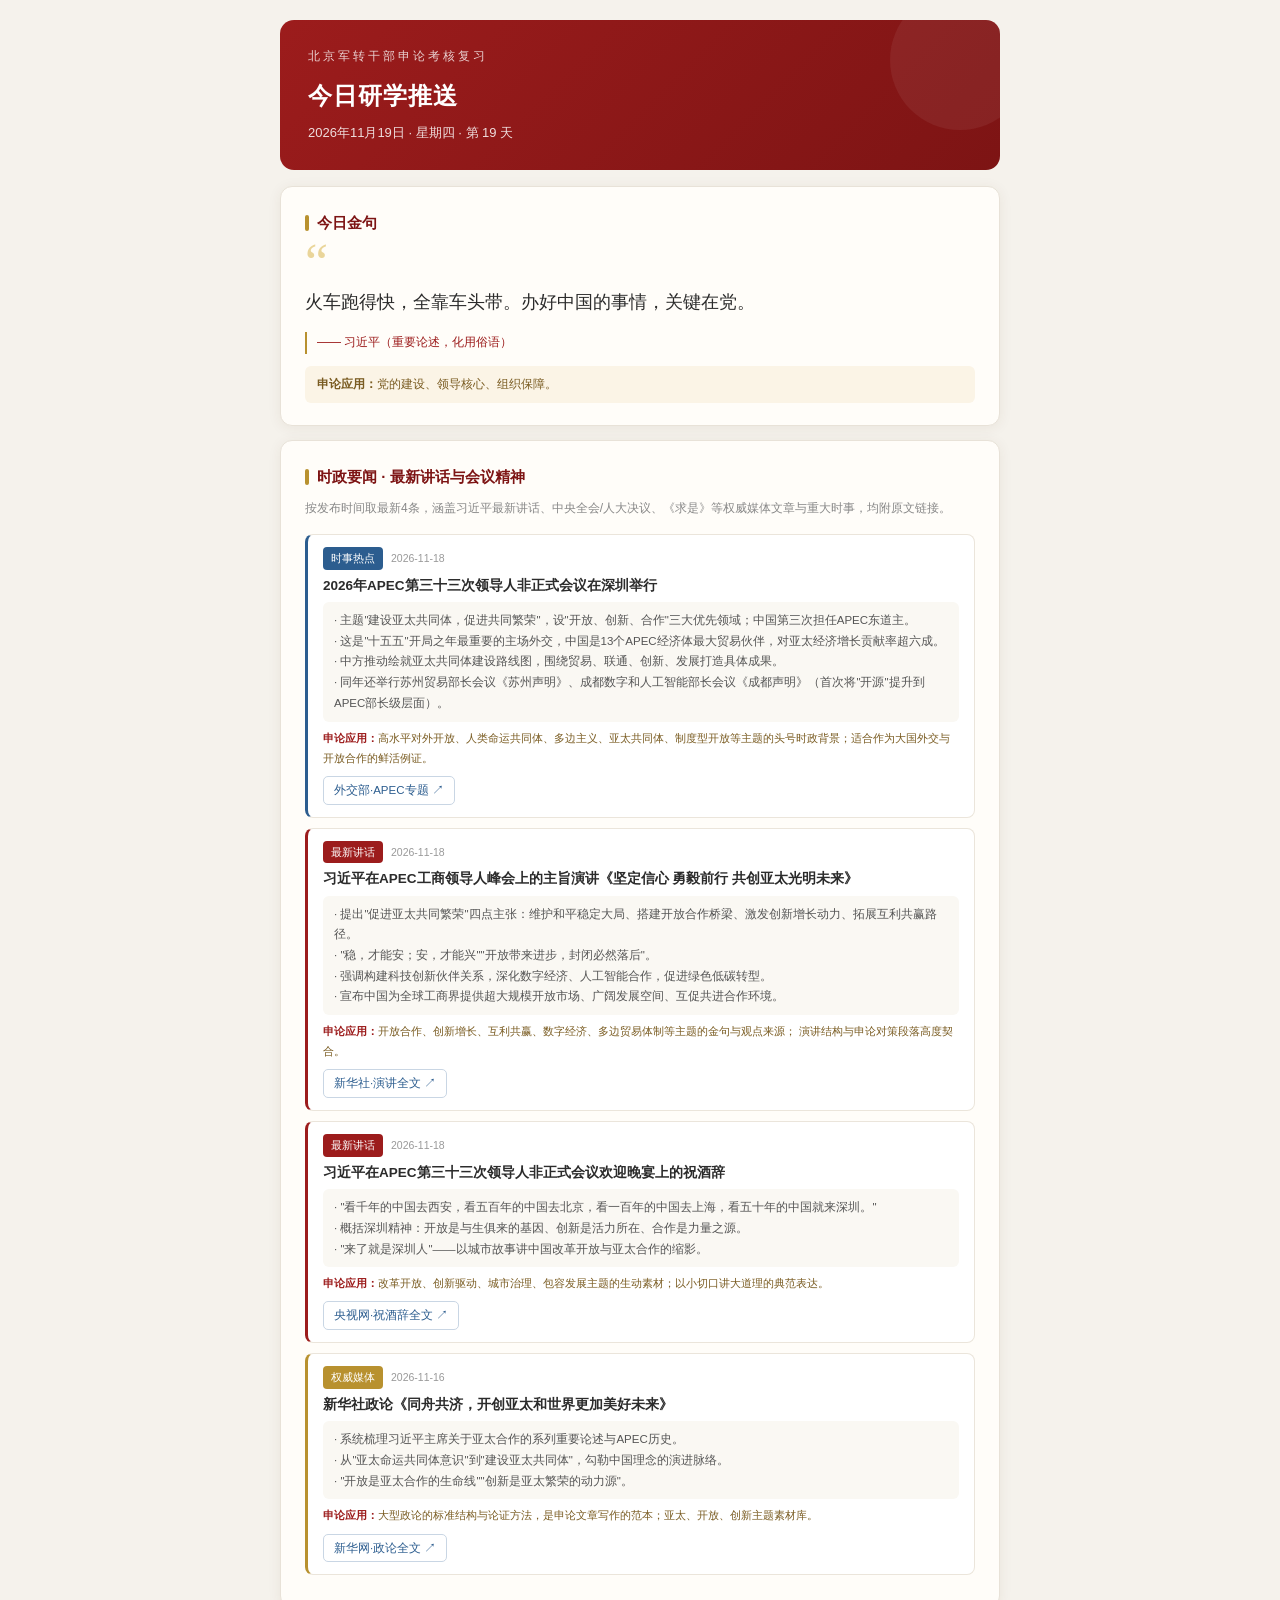
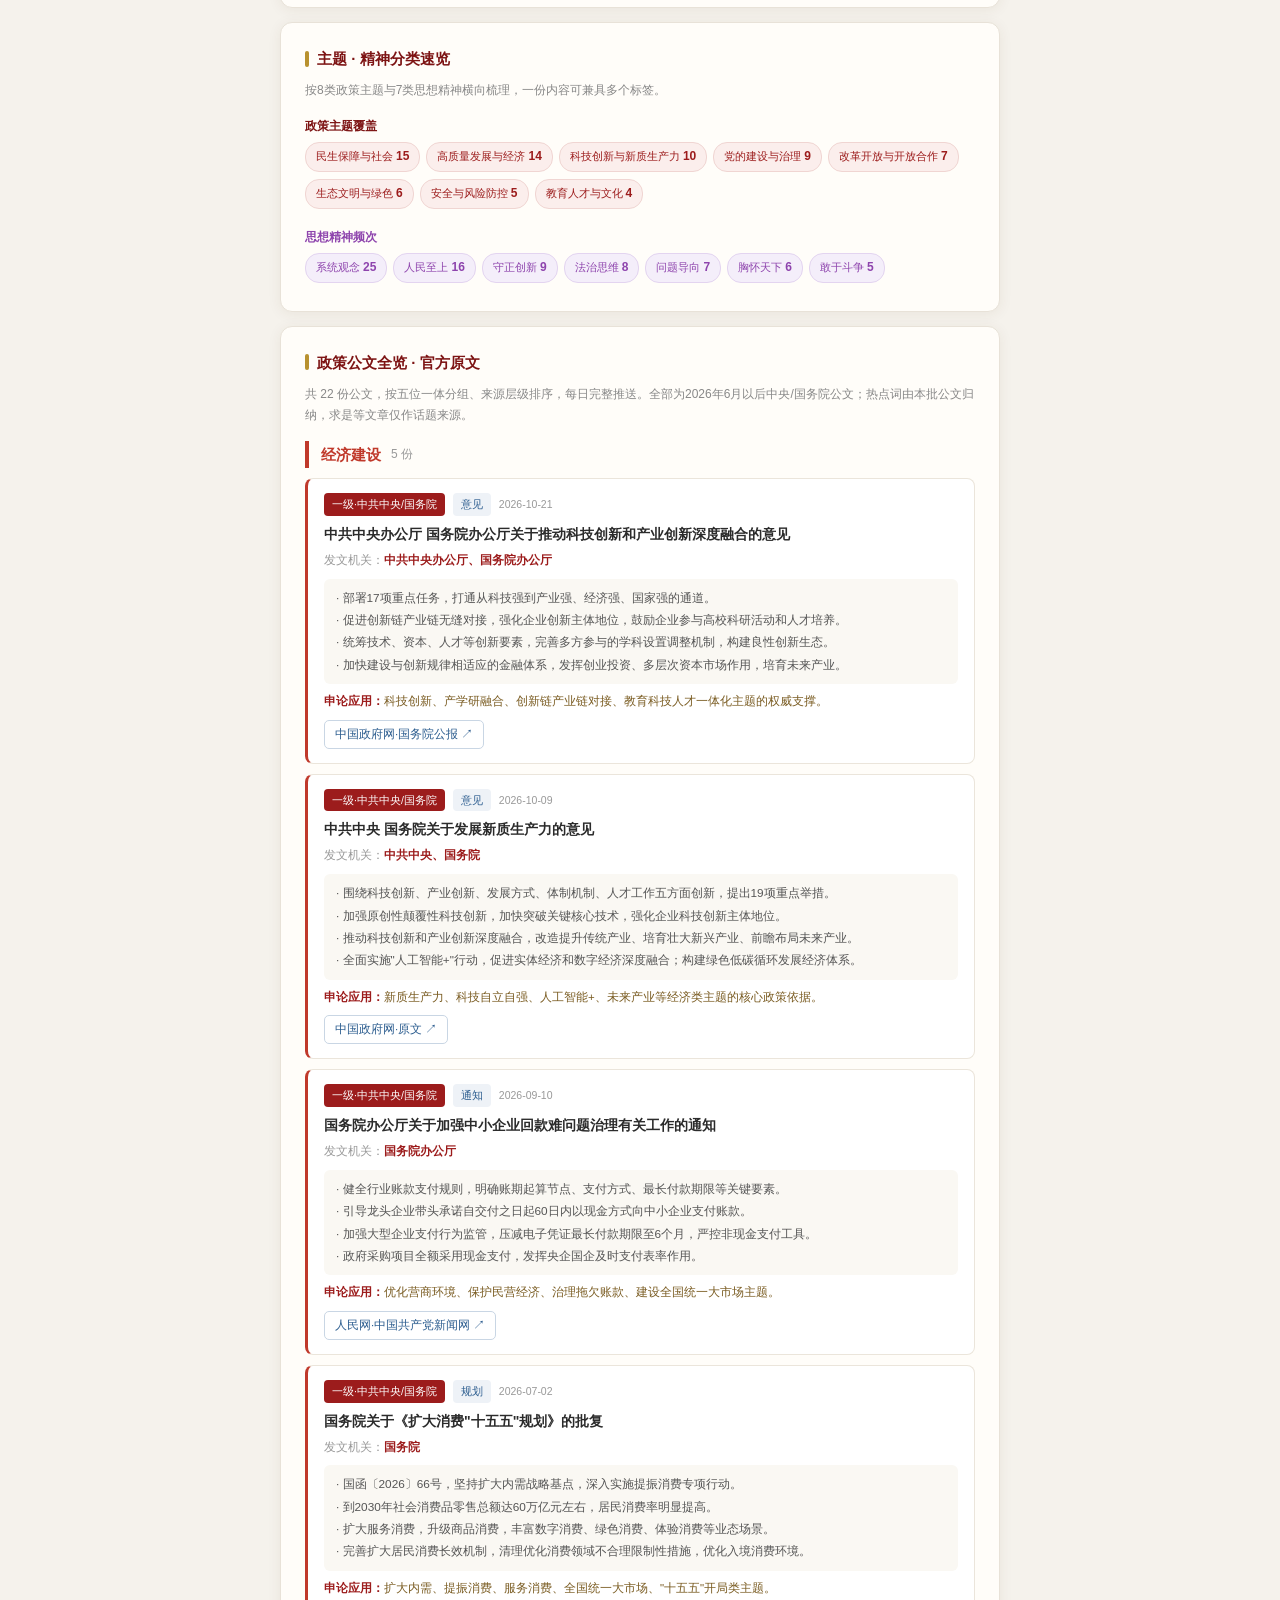
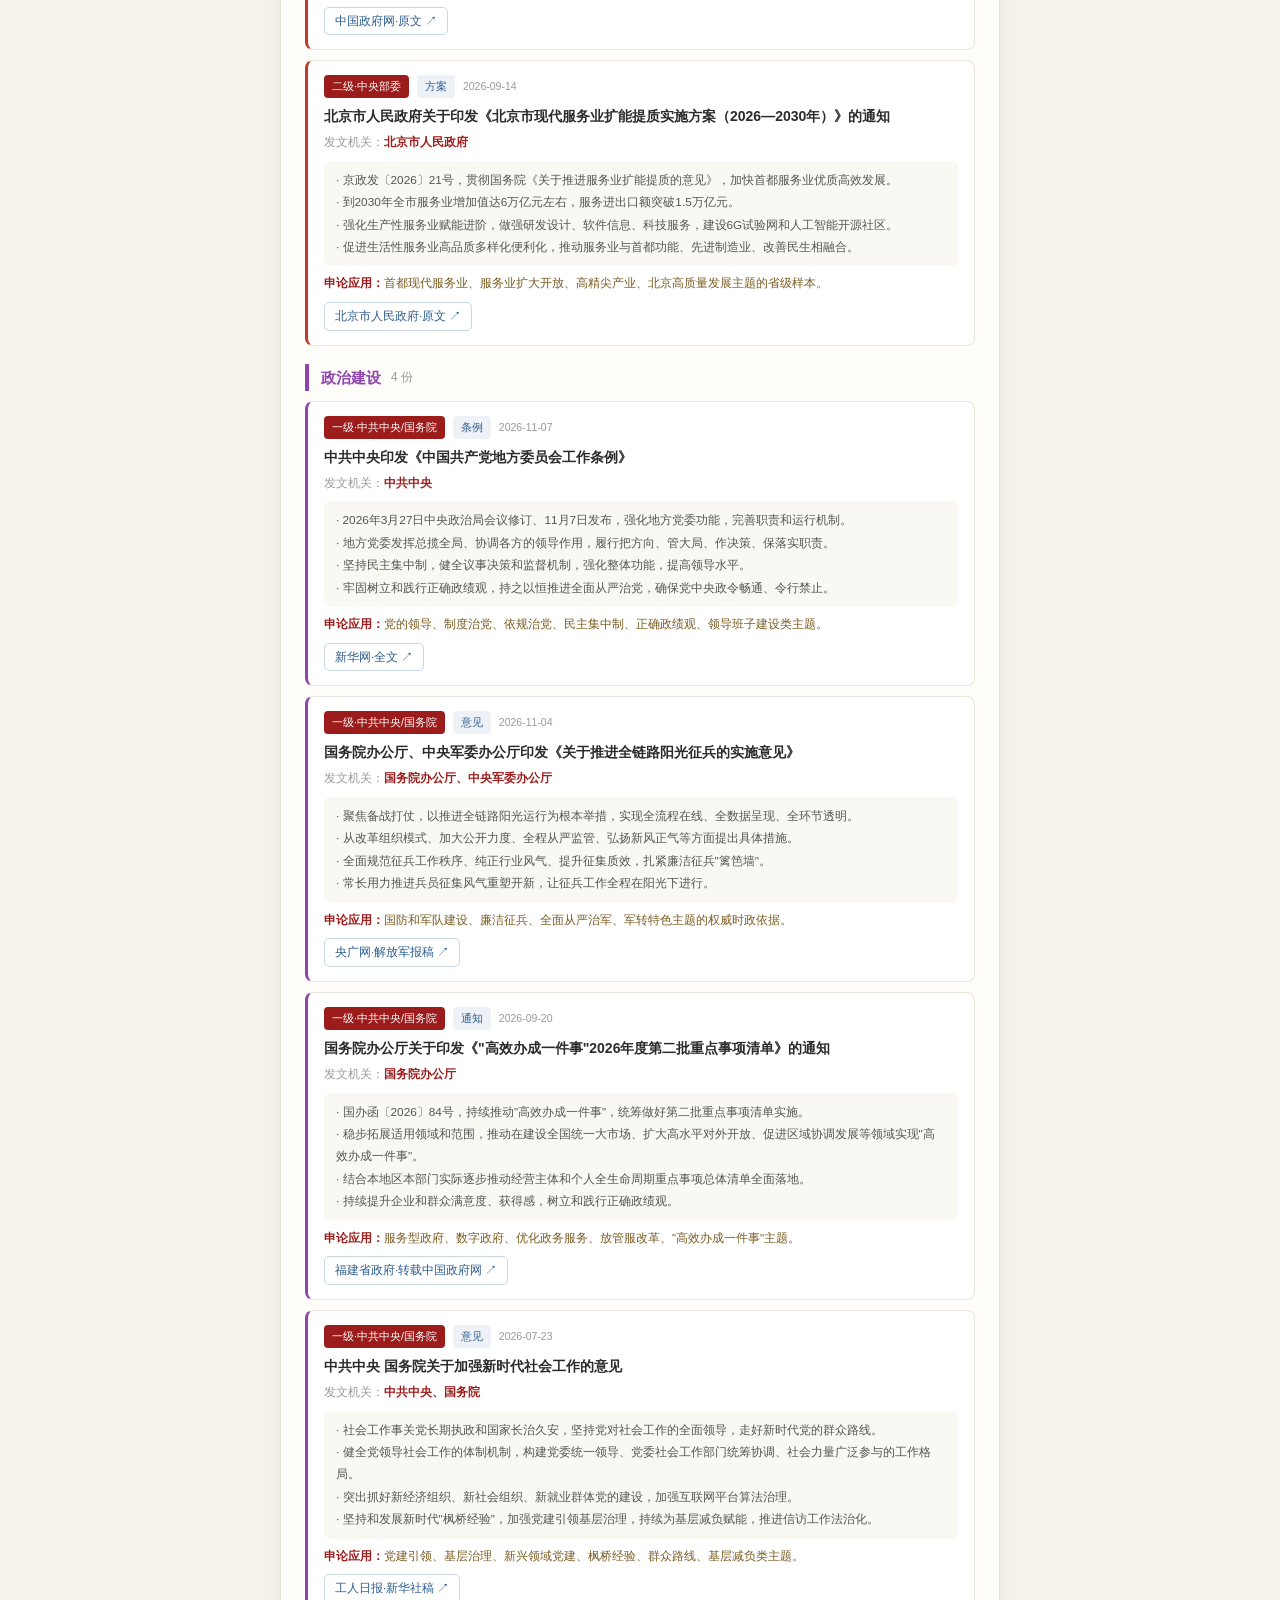
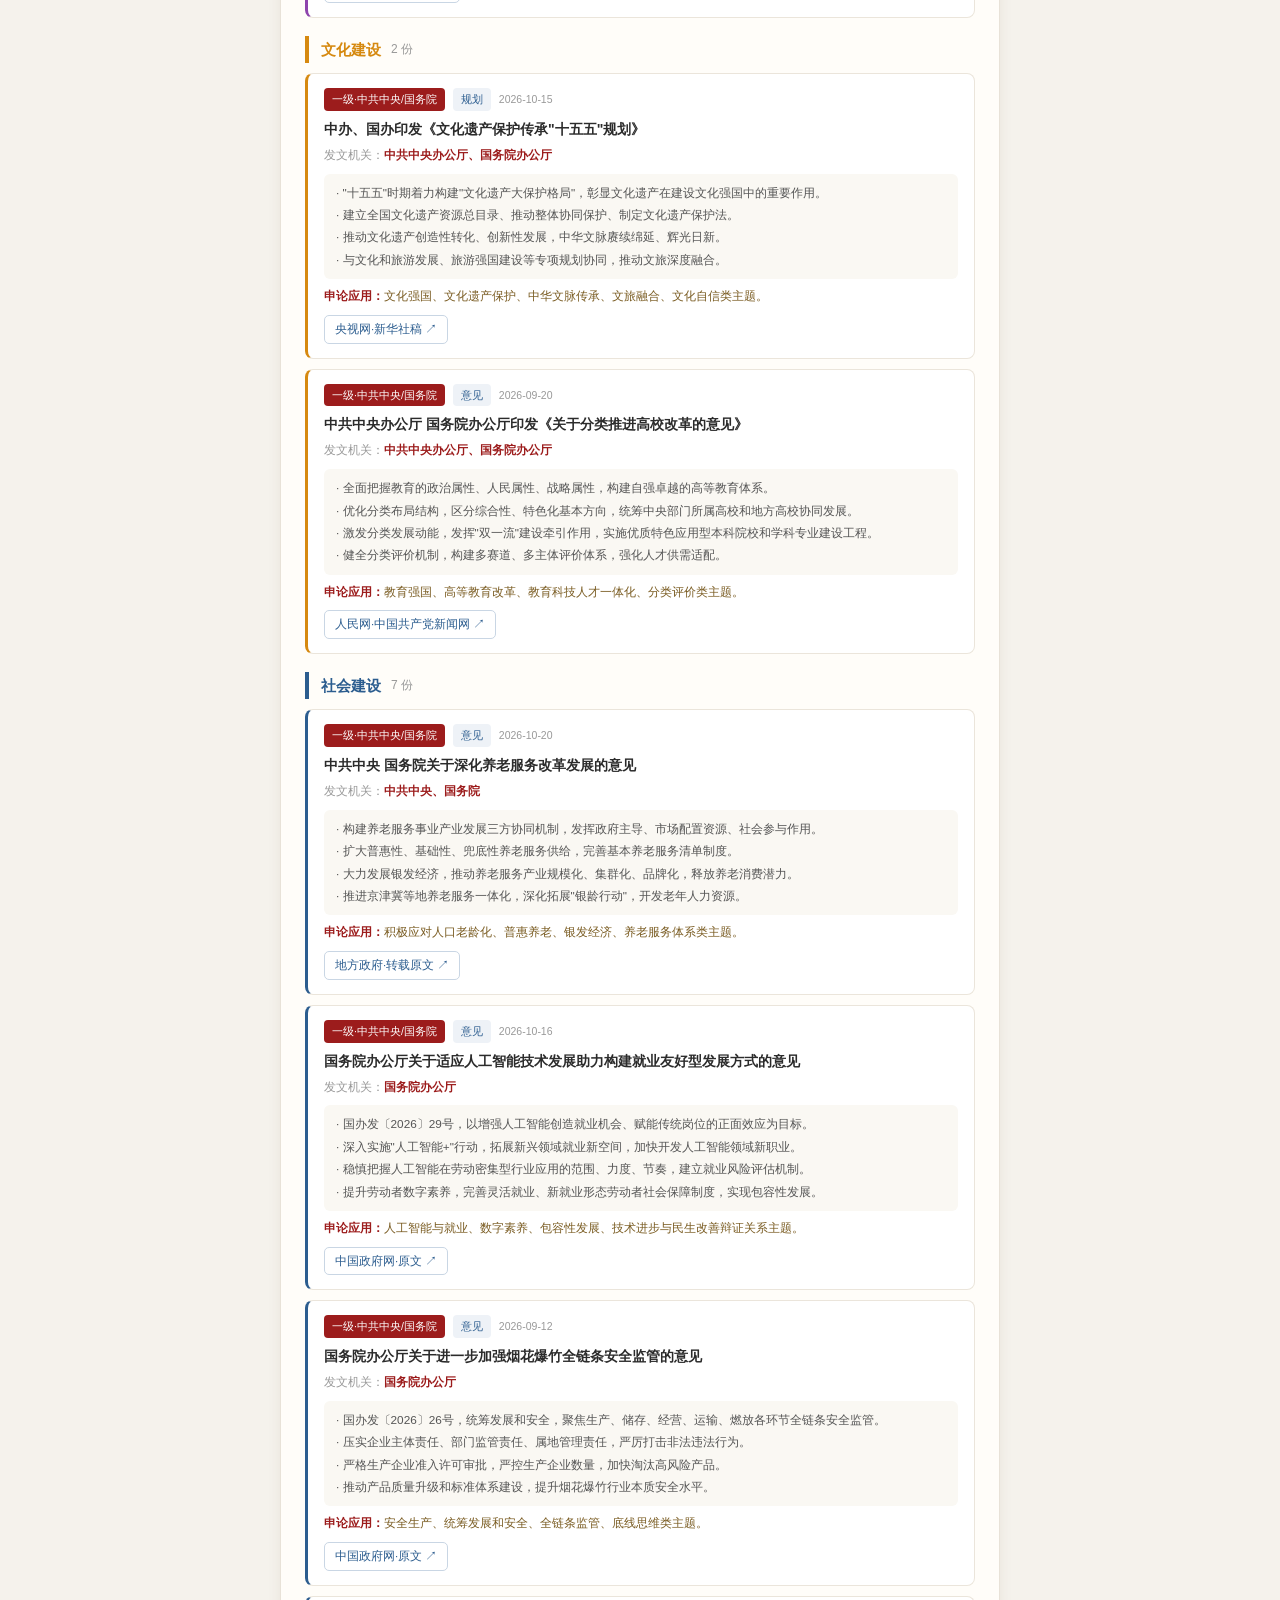
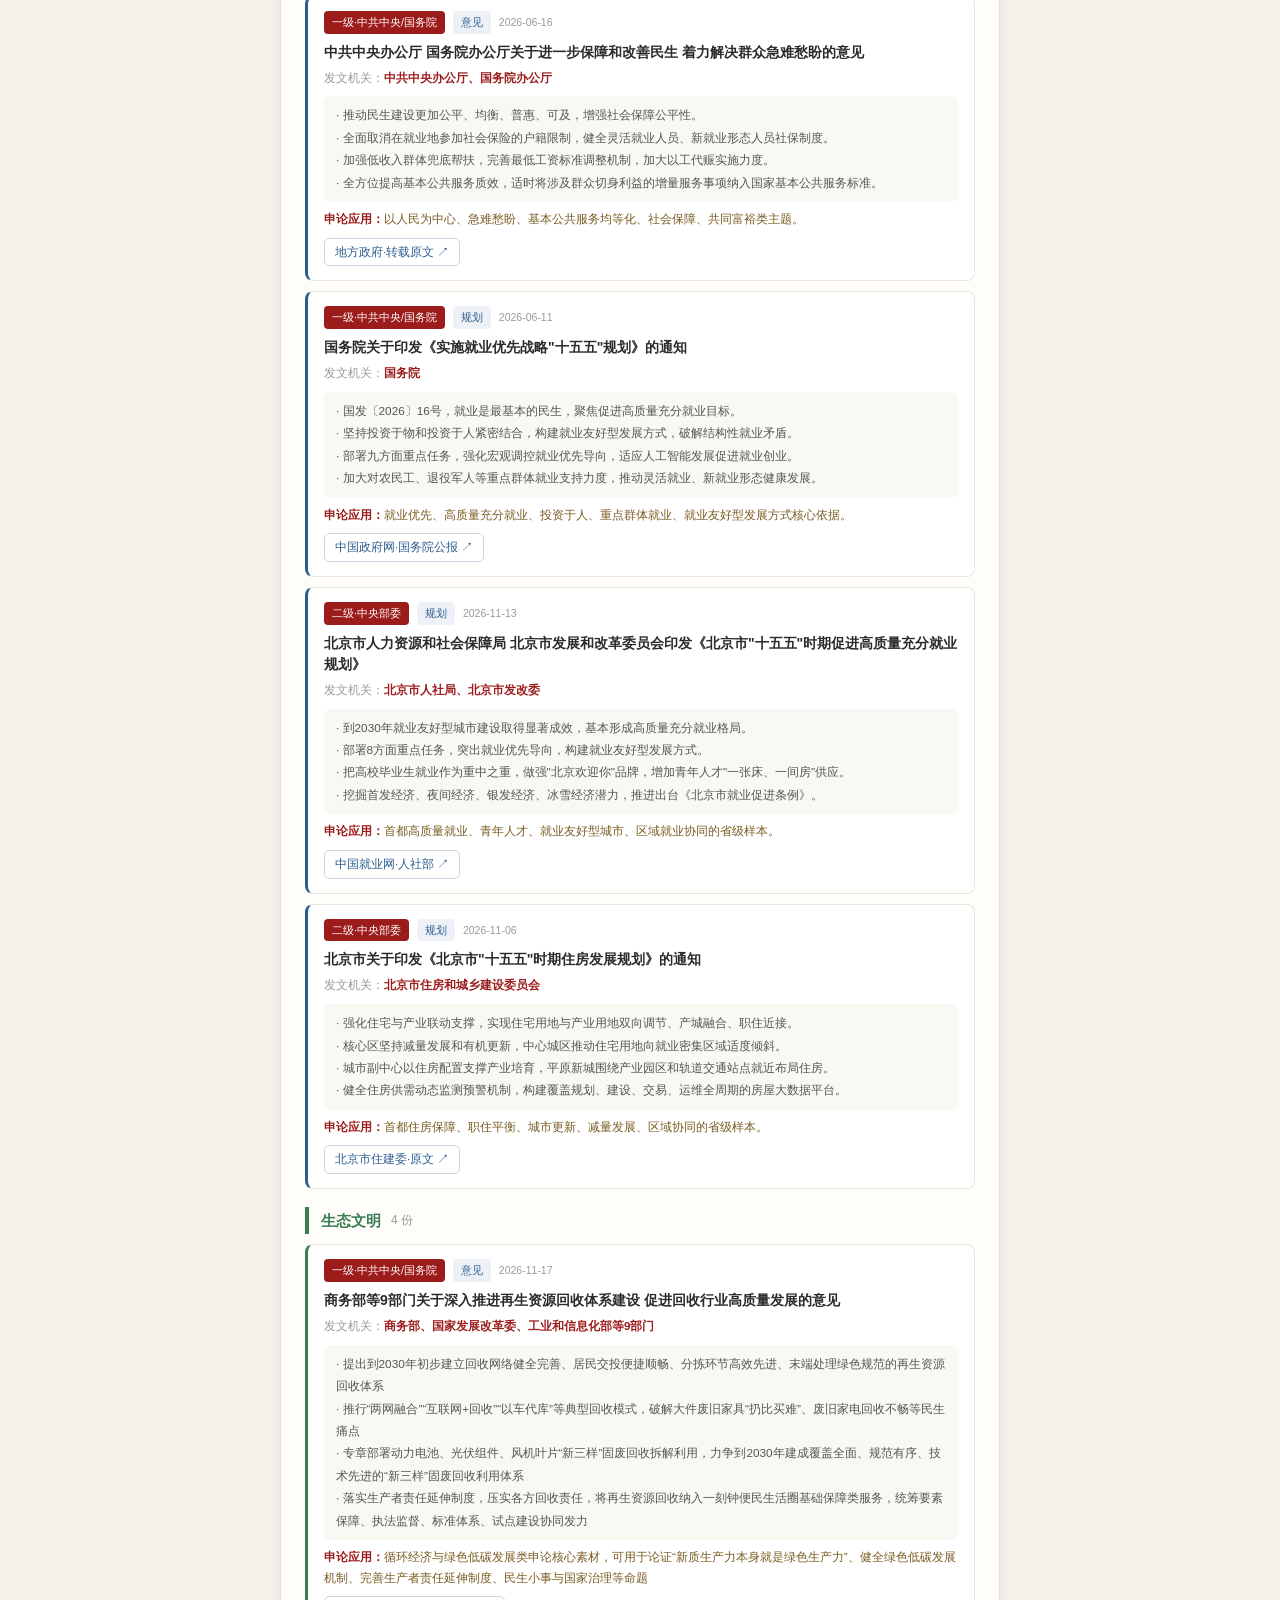
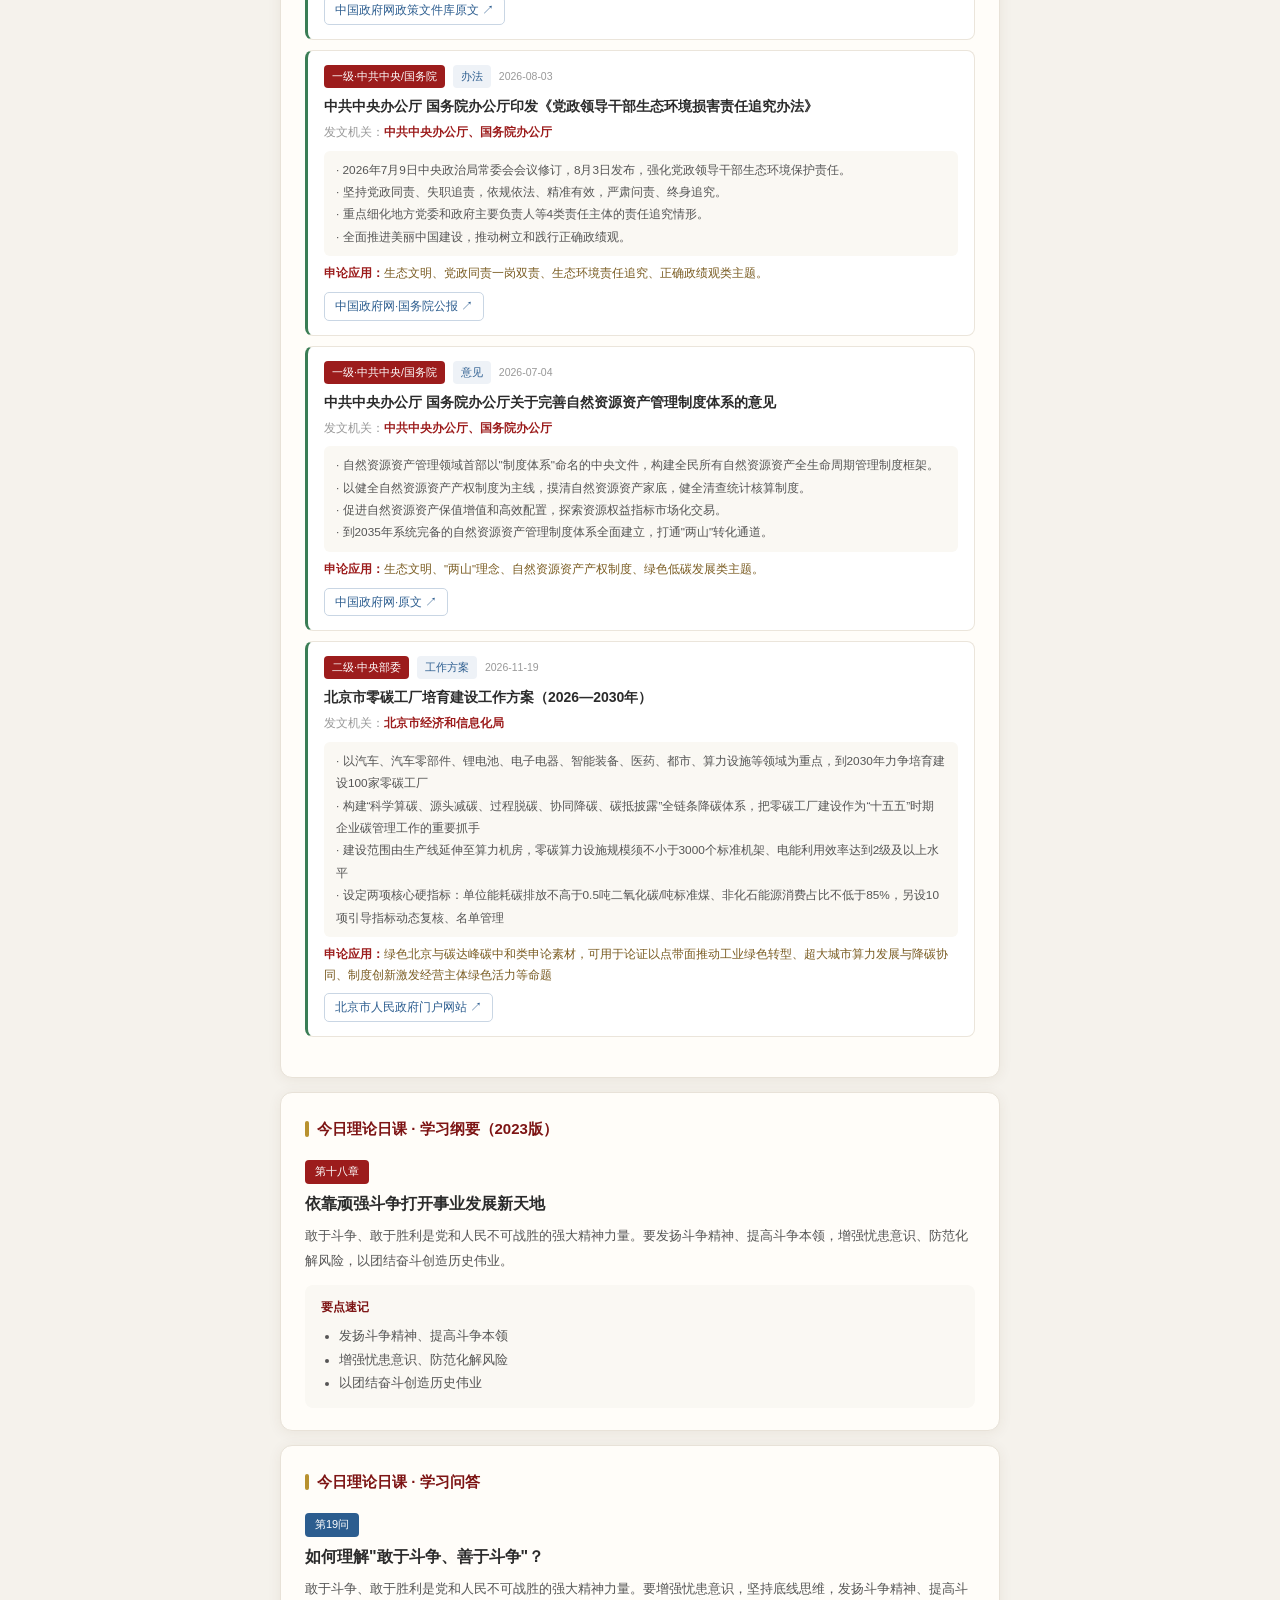
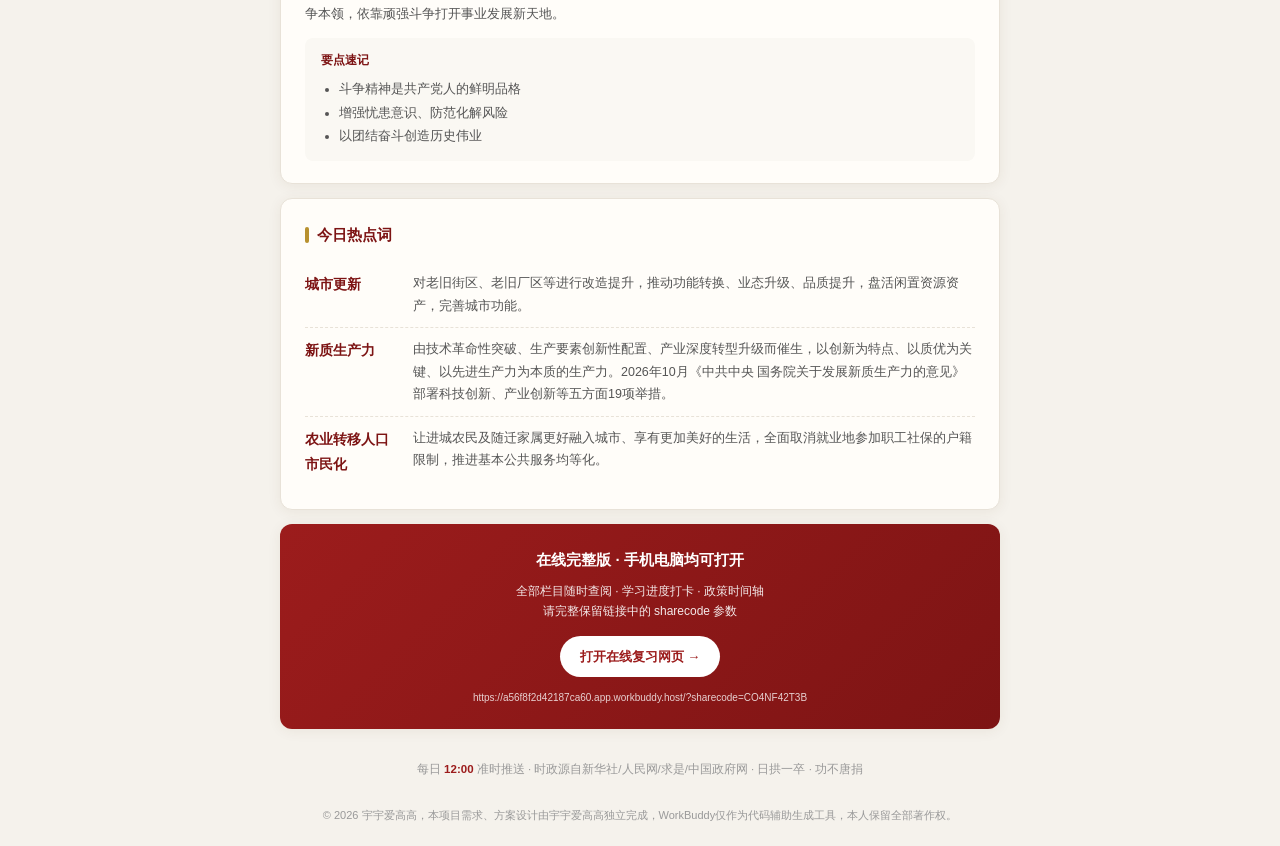
<file: 今日推送_2026-11-19.html>
<!DOCTYPE html>
<!-- 作者：宇宇爱高高，创建时间：2026-11-19，自主设计，AI辅助编码 -->
<html lang="zh-CN">
<head>
<meta charset="UTF-8">
<meta name="viewport" content="width=device-width,initial-scale=1.0">
<meta name="author" content="宇宇爱高高">
<meta name="copyright" content="© 2026 宇宇爱高高">
<meta name="generator" content="WorkBuddy，需求与设计由宇宇爱高高完成">
<title>军转申论·今日推送 11月19日</title>
<style>
*{margin:0;padding:0;box-sizing:border-box}
body{font-family:"PingFang SC","Microsoft YaHei",sans-serif;background:#f5f2ec;color:#2b2b2b;line-height:1.8;padding:20px}
.wrap{max-width:720px;margin:0 auto}
.hd{background:linear-gradient(135deg,#9c1c1c,#7d1414);color:#fff;border-radius:14px;padding:26px 28px;margin-bottom:16px;position:relative;overflow:hidden}
.hd::after{content:"";position:absolute;right:-30px;top:-30px;width:140px;height:140px;border-radius:50%;background:rgba(255,255,255,.06)}
.hd .kicker{font-size:12px;letter-spacing:3px;opacity:.8}
.hd h1{font-size:24px;margin:6px 0 4px;letter-spacing:1px}
.hd .date{font-size:13px;opacity:.85}
.card{background:#fffdf9;border:1px solid #e8e2d8;border-radius:12px;padding:22px 24px;margin-bottom:14px;box-shadow:0 2px 14px rgba(90,60,30,.07)}
.card h2{font-size:15px;color:#7d1414;display:flex;align-items:center;gap:8px;margin-bottom:14px}
.card h2::before{content:"";width:4px;height:16px;background:#b8912f;border-radius:2px}
.qmark{font-size:52px;color:#d9b64d;line-height:.5;font-family:Georgia,serif;opacity:.55}
.qtext{font-size:18px;line-height:2;font-weight:500;margin:8px 0 12px}
.qsrc{font-size:12px;color:#9c1c1c;border-left:2px solid #b8912f;padding-left:10px}
.quse{font-size:12px;color:#7a5c22;background:#fbf4e6;border-radius:6px;padding:8px 12px;margin-top:12px}
.badge{display:inline-block;font-size:11px;color:#fff;background:#9c1c1c;padding:2px 10px;border-radius:4px;margin-bottom:8px}
.badge.blue{background:#2c5d8f}
.stitle{font-size:16px;font-weight:700;line-height:1.5;margin-bottom:8px}
.sbody{font-size:13px;color:#555;line-height:1.9}
.pts{background:#faf8f3;border-radius:8px;padding:12px 16px;margin-top:12px}
.pts .h{font-size:12px;color:#7d1414;font-weight:700;margin-bottom:6px}
.pts ul{padding-left:18px;font-size:12.5px;color:#555;line-height:1.9}
.word{display:flex;gap:12px;align-items:flex-start;padding:10px 0;border-bottom:1px dashed #e8e2d8}
.word:last-child{border-bottom:none}
.word .n{font-size:14px;font-weight:700;color:#7d1414;min-width:96px}
.word .d{font-size:12.5px;color:#555}
.doc-overview{font-size:12px;color:#888;margin:-6px 0 14px}
.doc-group{margin-bottom:18px}
.doc-group-hd{display:flex;align-items:center;gap:10px;border-left:4px solid;padding-left:12px;margin-bottom:10px}
.dg-name{font-size:15px;font-weight:700}
.dg-count{font-size:12px;color:#999}
.doc-item{border:1px solid #ebe5db;border-left:3px solid;border-radius:8px;padding:14px 16px;margin-bottom:10px;background:#fff}
.doc-meta{display:flex;gap:8px;flex-wrap:wrap;align-items:center;margin-bottom:8px}
.tag{font-size:10.5px;padding:2px 8px;border-radius:4px;color:#fff;background:#9c1c1c}
.tag.type{background:#eef2f7;color:#2c5d8f}
.tag.date{background:transparent;color:#999;padding-left:0}
.doc-title{font-size:14px;font-weight:700;line-height:1.5;color:#2b2b2b;margin-bottom:5px}
.doc-org{font-size:11.5px;color:#999;margin-bottom:8px}
.doc-org b{color:#9c1c1c}
.doc-points{font-size:11.8px;color:#555;line-height:1.9;background:#faf8f3;border-radius:6px;padding:8px 12px}
.doc-use{font-size:11.5px;color:#7a5c22;margin-top:7px}
.doc-use b{color:#9c1c1c}
.doc-link{display:inline-block;margin-top:8px;font-size:11.5px;color:#2c5d8f;border:1px solid #c9d6e4;border-radius:5px;padding:3px 10px;text-decoration:none}
.stat-chip{display:inline-block;font-size:11px;padding:3px 10px;border-radius:14px;background:#fbeeec;color:#9c1c1c;margin:0 6px 6px 0;border:1px solid #f0d5d2}
.stat-chip b{font-size:12px}
.stat-chip.purple{background:#f4eefa;color:#8e44ad;border-color:#e3d4f0}
.affair-item{border:1px solid #ebe5db;border-left:3px solid;border-radius:8px;padding:12px 15px;margin-bottom:10px;background:#fff}
.af-meta{display:flex;gap:8px;align-items:center;margin-bottom:6px}
.af-cat{font-size:10.5px;color:#fff;padding:2px 8px;border-radius:4px}
.af-date{font-size:10.5px;color:#999}
.af-title{font-size:13.5px;font-weight:700;line-height:1.5;color:#2b2b2b;margin-bottom:6px}
.af-pts{font-size:11.5px;color:#555;line-height:1.8;background:#faf8f3;border-radius:6px;padding:8px 11px}
.af-use{font-size:11.2px;color:#7a5c22;margin-top:6px}
.af-use b{color:#9c1c1c}
.foot{text-align:center;font-size:11.5px;color:#999;padding:16px 0}
.foot b{color:#9c1c1c}
</style>
</head>
<body>
<div class="wrap">
  <div class="hd">
    <div class="kicker">北京军转干部申论考核复习</div>
    <h1>今日研学推送</h1>
    <div class="date">2026年11月19日 · 星期四 · 第 19 天</div>
  </div>

  <div class="card">
    <h2>今日金句</h2>
    <div class="qmark">“</div>
    <div class="qtext">火车跑得快，全靠车头带。办好中国的事情，关键在党。</div>
    <div class="qsrc">—— 习近平（重要论述，化用俗语）</div>
    <div class="quse"><b>申论应用：</b>党的建设、领导核心、组织保障。</div>
  </div>

  <div class="card">
    <h2>时政要闻 · 最新讲话与会议精神</h2>
    <div class="doc-overview">按发布时间取最新4条，涵盖习近平最新讲话、中央全会/人大决议、《求是》等权威媒体文章与重大时事，均附原文链接。</div>
    
  <div class="affair-item" style="border-left-color:#2c5d8f">
    <div class="af-meta">
      <span class="af-cat" style="background:#2c5d8f">时事热点</span>
      <span class="af-date">2026-11-18</span>
    </div>
    <div class="af-title">2026年APEC第三十三次领导人非正式会议在深圳举行</div>
    <div class="af-pts">· 主题"建设亚太共同体，促进共同繁荣"，设"开放、创新、合作"三大优先领域；中国第三次担任APEC东道主。<br>· 这是"十五五"开局之年最重要的主场外交，中国是13个APEC经济体最大贸易伙伴，对亚太经济增长贡献率超六成。<br>· 中方推动绘就亚太共同体建设路线图，围绕贸易、联通、创新、发展打造具体成果。<br>· 同年还举行苏州贸易部长会议《苏州声明》、成都数字和人工智能部长会议《成都声明》（首次将"开源"提升到APEC部长级层面）。</div>
    <div class="af-use"><b>申论应用：</b>高水平对外开放、人类命运共同体、多边主义、亚太共同体、制度型开放等主题的头号时政背景；适合作为大国外交与开放合作的鲜活例证。</div>
    <a class="doc-link" href="https://www.fmprc.gov.cn/gjhdq_676201/gjhdqzz_681964/lhg_682278/jbqk_682280/" target="_blank" rel="noopener">外交部·APEC专题 ↗</a>
  </div>
  <div class="affair-item" style="border-left-color:#9c1c1c">
    <div class="af-meta">
      <span class="af-cat" style="background:#9c1c1c">最新讲话</span>
      <span class="af-date">2026-11-18</span>
    </div>
    <div class="af-title">习近平在APEC工商领导人峰会上的主旨演讲《坚定信心 勇毅前行 共创亚太光明未来》</div>
    <div class="af-pts">· 提出"促进亚太共同繁荣"四点主张：维护和平稳定大局、搭建开放合作桥梁、激发创新增长动力、拓展互利共赢路径。<br>· "稳，才能安；安，才能兴""开放带来进步，封闭必然落后"。<br>· 强调构建科技创新伙伴关系，深化数字经济、人工智能合作，促进绿色低碳转型。<br>· 宣布中国为全球工商界提供超大规模开放市场、广阔发展空间、互促共进合作环境。</div>
    <div class="af-use"><b>申论应用：</b>开放合作、创新增长、互利共赢、数字经济、多边贸易体制等主题的金句与观点来源； 演讲结构与申论对策段落高度契合。</div>
    <a class="doc-link" href="https://www.news.cn/politics/leaders/20261118/656367581ebe4dcb8700fd9f59905ef6/c.html" target="_blank" rel="noopener">新华社·演讲全文 ↗</a>
  </div>
  <div class="affair-item" style="border-left-color:#9c1c1c">
    <div class="af-meta">
      <span class="af-cat" style="background:#9c1c1c">最新讲话</span>
      <span class="af-date">2026-11-18</span>
    </div>
    <div class="af-title">习近平在APEC第三十三次领导人非正式会议欢迎晚宴上的祝酒辞</div>
    <div class="af-pts">· "看千年的中国去西安，看五百年的中国去北京，看一百年的中国去上海，看五十年的中国就来深圳。"<br>· 概括深圳精神：开放是与生俱来的基因、创新是活力所在、合作是力量之源。<br>· "来了就是深圳人"——以城市故事讲中国改革开放与亚太合作的缩影。</div>
    <div class="af-use"><b>申论应用：</b>改革开放、创新驱动、城市治理、包容发展主题的生动素材；以小切口讲大道理的典范表达。</div>
    <a class="doc-link" href="https://news.cctv.cn/2026/11/18/ARTIrsW7RAq0j0XWYl220U7e261118.shtml" target="_blank" rel="noopener">央视网·祝酒辞全文 ↗</a>
  </div>
  <div class="affair-item" style="border-left-color:#b8912f">
    <div class="af-meta">
      <span class="af-cat" style="background:#b8912f">权威媒体</span>
      <span class="af-date">2026-11-16</span>
    </div>
    <div class="af-title">新华社政论《同舟共济，开创亚太和世界更加美好未来》</div>
    <div class="af-pts">· 系统梳理习近平主席关于亚太合作的系列重要论述与APEC历史。<br>· 从"亚太命运共同体意识"到"建设亚太共同体"，勾勒中国理念的演进脉络。<br>· "开放是亚太合作的生命线""创新是亚太繁荣的动力源"。</div>
    <div class="af-use"><b>申论应用：</b>大型政论的标准结构与论证方法，是申论文章写作的范本；亚太、开放、创新主题素材库。</div>
    <a class="doc-link" href="https://www.news.cn/world/20261116/2da9c629eb8a466ca08a1c7524896eae/c.html" target="_blank" rel="noopener">新华网·政论全文 ↗</a>
  </div>
  </div>

  <div class="card">
    <h2>主题 · 精神分类速览</h2>
    <div class="doc-overview">按8类政策主题与7类思想精神横向梳理，一份内容可兼具多个标签。</div>
    <div style="font-size:12px;color:#7d1414;font-weight:700;margin:6px 0 4px">政策主题覆盖</div>
    <div><span class="stat-chip">民生保障与社会 <b>15</b></span><span class="stat-chip">高质量发展与经济 <b>14</b></span><span class="stat-chip">科技创新与新质生产力 <b>10</b></span><span class="stat-chip">党的建设与治理 <b>9</b></span><span class="stat-chip">改革开放与开放合作 <b>7</b></span><span class="stat-chip">生态文明与绿色 <b>6</b></span><span class="stat-chip">安全与风险防控 <b>5</b></span><span class="stat-chip">教育人才与文化 <b>4</b></span></div>
    <div style="font-size:12px;color:#8e44ad;font-weight:700;margin:12px 0 4px">思想精神频次</div>
    <div><span class="stat-chip purple">系统观念 <b>25</b></span><span class="stat-chip purple">人民至上 <b>16</b></span><span class="stat-chip purple">守正创新 <b>9</b></span><span class="stat-chip purple">法治思维 <b>8</b></span><span class="stat-chip purple">问题导向 <b>7</b></span><span class="stat-chip purple">胸怀天下 <b>6</b></span><span class="stat-chip purple">敢于斗争 <b>5</b></span></div>
  </div>

  <div class="card">
    <h2>政策公文全览 · 官方原文</h2>
    <div class="doc-overview">共 22 份公文，按五位一体分组、来源层级排序，每日完整推送。全部为2026年6月以后中央/国务院公文；热点词由本批公文归纳，求是等文章仅作话题来源。</div>
    
  <div class="doc-group">
    <div class="doc-group-hd" style="border-left-color:#c0392b">
      <span class="dg-name" style="color:#c0392b">经济建设</span>
      <span class="dg-count">5 份</span>
    </div>
    
      <div class="doc-item" style="border-left-color:#c0392b">
        <div class="doc-meta">
          <span class="tag">一级·中共中央/国务院</span>
          <span class="tag type">意见</span>
          <span class="tag date">2026-10-21</span>
        </div>
        <div class="doc-title">中共中央办公厅 国务院办公厅关于推动科技创新和产业创新深度融合的意见</div>
        <div class="doc-org">发文机关：<b>中共中央办公厅、国务院办公厅</b></div>
        <div class="doc-points">· 部署17项重点任务，打通从科技强到产业强、经济强、国家强的通道。<br>· 促进创新链产业链无缝对接，强化企业创新主体地位，鼓励企业参与高校科研活动和人才培养。<br>· 统筹技术、资本、人才等创新要素，完善多方参与的学科设置调整机制，构建良性创新生态。<br>· 加快建设与创新规律相适应的金融体系，发挥创业投资、多层次资本市场作用，培育未来产业。</div>
        <div class="doc-use"><b>申论应用：</b>科技创新、产学研融合、创新链产业链对接、教育科技人才一体化主题的权威支撑。</div>
        <a class="doc-link" href="https://www.gov.cn/gongbao/2026/issue_13086/202611/content_7085638.html" target="_blank" rel="noopener">中国政府网·国务院公报 ↗</a>
      </div>
      <div class="doc-item" style="border-left-color:#c0392b">
        <div class="doc-meta">
          <span class="tag">一级·中共中央/国务院</span>
          <span class="tag type">意见</span>
          <span class="tag date">2026-10-09</span>
        </div>
        <div class="doc-title">中共中央 国务院关于发展新质生产力的意见</div>
        <div class="doc-org">发文机关：<b>中共中央、国务院</b></div>
        <div class="doc-points">· 围绕科技创新、产业创新、发展方式、体制机制、人才工作五方面创新，提出19项重点举措。<br>· 加强原创性颠覆性科技创新，加快突破关键核心技术，强化企业科技创新主体地位。<br>· 推动科技创新和产业创新深度融合，改造提升传统产业、培育壮大新兴产业、前瞻布局未来产业。<br>· 全面实施"人工智能+"行动，促进实体经济和数字经济深度融合；构建绿色低碳循环发展经济体系。</div>
        <div class="doc-use"><b>申论应用：</b>新质生产力、科技自立自强、人工智能+、未来产业等经济类主题的核心政策依据。</div>
        <a class="doc-link" href="https://www.gov.cn/yaowen/liebiao/202610/content_7082824.htm" target="_blank" rel="noopener">中国政府网·原文 ↗</a>
      </div>
      <div class="doc-item" style="border-left-color:#c0392b">
        <div class="doc-meta">
          <span class="tag">一级·中共中央/国务院</span>
          <span class="tag type">通知</span>
          <span class="tag date">2026-09-10</span>
        </div>
        <div class="doc-title">国务院办公厅关于加强中小企业回款难问题治理有关工作的通知</div>
        <div class="doc-org">发文机关：<b>国务院办公厅</b></div>
        <div class="doc-points">· 健全行业账款支付规则，明确账期起算节点、支付方式、最长付款期限等关键要素。<br>· 引导龙头企业带头承诺自交付之日起60日内以现金方式向中小企业支付账款。<br>· 加强大型企业支付行为监管，压减电子凭证最长付款期限至6个月，严控非现金支付工具。<br>· 政府采购项目全额采用现金支付，发挥央企国企及时支付表率作用。</div>
        <div class="doc-use"><b>申论应用：</b>优化营商环境、保护民营经济、治理拖欠账款、建设全国统一大市场主题。</div>
        <a class="doc-link" href="https://cpc.people.com.cn/BIG5/n1/2026/0911/c64387-40796608.html" target="_blank" rel="noopener">人民网·中国共产党新闻网 ↗</a>
      </div>
      <div class="doc-item" style="border-left-color:#c0392b">
        <div class="doc-meta">
          <span class="tag">一级·中共中央/国务院</span>
          <span class="tag type">规划</span>
          <span class="tag date">2026-07-02</span>
        </div>
        <div class="doc-title">国务院关于《扩大消费"十五五"规划》的批复</div>
        <div class="doc-org">发文机关：<b>国务院</b></div>
        <div class="doc-points">· 国函〔2026〕66号，坚持扩大内需战略基点，深入实施提振消费专项行动。<br>· 到2030年社会消费品零售总额达60万亿元左右，居民消费率明显提高。<br>· 扩大服务消费，升级商品消费，丰富数字消费、绿色消费、体验消费等业态场景。<br>· 完善扩大居民消费长效机制，清理优化消费领域不合理限制性措施，优化入境消费环境。</div>
        <div class="doc-use"><b>申论应用：</b>扩大内需、提振消费、服务消费、全国统一大市场、"十五五"开局类主题。</div>
        <a class="doc-link" href="https://www.gov.cn/zhengce/zhengceku/202607/content_7075217.htm" target="_blank" rel="noopener">中国政府网·原文 ↗</a>
      </div>
      <div class="doc-item" style="border-left-color:#c0392b">
        <div class="doc-meta">
          <span class="tag">二级·中央部委</span>
          <span class="tag type">方案</span>
          <span class="tag date">2026-09-14</span>
        </div>
        <div class="doc-title">北京市人民政府关于印发《北京市现代服务业扩能提质实施方案（2026—2030年）》的通知</div>
        <div class="doc-org">发文机关：<b>北京市人民政府</b></div>
        <div class="doc-points">· 京政发〔2026〕21号，贯彻国务院《关于推进服务业扩能提质的意见》，加快首都服务业优质高效发展。<br>· 到2030年全市服务业增加值达6万亿元左右，服务进出口额突破1.5万亿元。<br>· 强化生产性服务业赋能进阶，做强研发设计、软件信息、科技服务，建设6G试验网和人工智能开源社区。<br>· 促进生活性服务业高品质多样化便利化，推动服务业与首都功能、先进制造业、改善民生相融合。</div>
        <div class="doc-use"><b>申论应用：</b>首都现代服务业、服务业扩大开放、高精尖产业、北京高质量发展主题的省级样本。</div>
        <a class="doc-link" href="https://www.beijing.gov.cn/zhengce/zhengcefagui/202609/t20260916_4866916.html" target="_blank" rel="noopener">北京市人民政府·原文 ↗</a>
      </div>
  </div>
  <div class="doc-group">
    <div class="doc-group-hd" style="border-left-color:#8e44ad">
      <span class="dg-name" style="color:#8e44ad">政治建设</span>
      <span class="dg-count">4 份</span>
    </div>
    
      <div class="doc-item" style="border-left-color:#8e44ad">
        <div class="doc-meta">
          <span class="tag">一级·中共中央/国务院</span>
          <span class="tag type">条例</span>
          <span class="tag date">2026-11-07</span>
        </div>
        <div class="doc-title">中共中央印发《中国共产党地方委员会工作条例》</div>
        <div class="doc-org">发文机关：<b>中共中央</b></div>
        <div class="doc-points">· 2026年3月27日中央政治局会议修订、11月7日发布，强化地方党委功能，完善职责和运行机制。<br>· 地方党委发挥总揽全局、协调各方的领导作用，履行把方向、管大局、作决策、保落实职责。<br>· 坚持民主集中制，健全议事决策和监督机制，强化整体功能，提高领导水平。<br>· 牢固树立和践行正确政绩观，持之以恒推进全面从严治党，确保党中央政令畅通、令行禁止。</div>
        <div class="doc-use"><b>申论应用：</b>党的领导、制度治党、依规治党、民主集中制、正确政绩观、领导班子建设类主题。</div>
        <a class="doc-link" href="https://www.news.cn/politics/20261115/aac5a93da4fe438a99ce4bcd477d2e38/c.html" target="_blank" rel="noopener">新华网·全文 ↗</a>
      </div>
      <div class="doc-item" style="border-left-color:#8e44ad">
        <div class="doc-meta">
          <span class="tag">一级·中共中央/国务院</span>
          <span class="tag type">意见</span>
          <span class="tag date">2026-11-04</span>
        </div>
        <div class="doc-title">国务院办公厅、中央军委办公厅印发《关于推进全链路阳光征兵的实施意见》</div>
        <div class="doc-org">发文机关：<b>国务院办公厅、中央军委办公厅</b></div>
        <div class="doc-points">· 聚焦备战打仗，以推进全链路阳光运行为根本举措，实现全流程在线、全数据呈现、全环节透明。<br>· 从改革组织模式、加大公开力度、全程从严监管、弘扬新风正气等方面提出具体措施。<br>· 全面规范征兵工作秩序、纯正行业风气、提升征集质效，扎紧廉洁征兵"篱笆墙"。<br>· 常长用力推进兵员征集风气重塑开新，让征兵工作全程在阳光下进行。</div>
        <div class="doc-use"><b>申论应用：</b>国防和军队建设、廉洁征兵、全面从严治军、军转特色主题的权威时政依据。</div>
        <a class="doc-link" href="https://www.cnr.cn/js2014/jq/20261104/t20261104_527862147.shtml" target="_blank" rel="noopener">央广网·解放军报稿 ↗</a>
      </div>
      <div class="doc-item" style="border-left-color:#8e44ad">
        <div class="doc-meta">
          <span class="tag">一级·中共中央/国务院</span>
          <span class="tag type">通知</span>
          <span class="tag date">2026-09-20</span>
        </div>
        <div class="doc-title">国务院办公厅关于印发《"高效办成一件事"2026年度第二批重点事项清单》的通知</div>
        <div class="doc-org">发文机关：<b>国务院办公厅</b></div>
        <div class="doc-points">· 国办函〔2026〕84号，持续推动"高效办成一件事"，统筹做好第二批重点事项清单实施。<br>· 稳步拓展适用领域和范围，推动在建设全国统一大市场、扩大高水平对外开放、促进区域协调发展等领域实现"高效办成一件事"。<br>· 结合本地区本部门实际逐步推动经营主体和个人全生命周期重点事项总体清单全面落地。<br>· 持续提升企业和群众满意度、获得感，树立和践行正确政绩观。</div>
        <div class="doc-use"><b>申论应用：</b>服务型政府、数字政府、优化政务服务、放管服改革、"高效办成一件事"主题。</div>
        <a class="doc-link" href="https://www.fujian.gov.cn/zwgk/ztzl/zfwzjsygl/ygwj/202609/t20260929_7219694.htm" target="_blank" rel="noopener">福建省政府·转载中国政府网 ↗</a>
      </div>
      <div class="doc-item" style="border-left-color:#8e44ad">
        <div class="doc-meta">
          <span class="tag">一级·中共中央/国务院</span>
          <span class="tag type">意见</span>
          <span class="tag date">2026-07-23</span>
        </div>
        <div class="doc-title">中共中央 国务院关于加强新时代社会工作的意见</div>
        <div class="doc-org">发文机关：<b>中共中央、国务院</b></div>
        <div class="doc-points">· 社会工作事关党长期执政和国家长治久安，坚持党对社会工作的全面领导，走好新时代党的群众路线。<br>· 健全党领导社会工作的体制机制，构建党委统一领导、党委社会工作部门统筹协调、社会力量广泛参与的工作格局。<br>· 突出抓好新经济组织、新社会组织、新就业群体党的建设，加强互联网平台算法治理。<br>· 坚持和发展新时代"枫桥经验"，加强党建引领基层治理，持续为基层减负赋能，推进信访工作法治化。</div>
        <div class="doc-use"><b>申论应用：</b>党建引领、基层治理、新兴领域党建、枫桥经验、群众路线、基层减负类主题。</div>
        <a class="doc-link" href="https://www.workercn.cn/papers/grrb/2026/07/24/1/news-1.html" target="_blank" rel="noopener">工人日报·新华社稿 ↗</a>
      </div>
  </div>
  <div class="doc-group">
    <div class="doc-group-hd" style="border-left-color:#d68910">
      <span class="dg-name" style="color:#d68910">文化建设</span>
      <span class="dg-count">2 份</span>
    </div>
    
      <div class="doc-item" style="border-left-color:#d68910">
        <div class="doc-meta">
          <span class="tag">一级·中共中央/国务院</span>
          <span class="tag type">规划</span>
          <span class="tag date">2026-10-15</span>
        </div>
        <div class="doc-title">中办、国办印发《文化遗产保护传承"十五五"规划》</div>
        <div class="doc-org">发文机关：<b>中共中央办公厅、国务院办公厅</b></div>
        <div class="doc-points">· "十五五"时期着力构建"文化遗产大保护格局"，彰显文化遗产在建设文化强国中的重要作用。<br>· 建立全国文化遗产资源总目录、推动整体协同保护、制定文化遗产保护法。<br>· 推动文化遗产创造性转化、创新性发展，中华文脉赓续绵延、辉光日新。<br>· 与文化和旅游发展、旅游强国建设等专项规划协同，推动文旅深度融合。</div>
        <div class="doc-use"><b>申论应用：</b>文化强国、文化遗产保护、中华文脉传承、文旅融合、文化自信类主题。</div>
        <a class="doc-link" href="https://news.cctv.com/2026/10/17/ARTIZFjn5FmaSoLdAGkKhMPj261017.shtml" target="_blank" rel="noopener">央视网·新华社稿 ↗</a>
      </div>
      <div class="doc-item" style="border-left-color:#d68910">
        <div class="doc-meta">
          <span class="tag">一级·中共中央/国务院</span>
          <span class="tag type">意见</span>
          <span class="tag date">2026-09-20</span>
        </div>
        <div class="doc-title">中共中央办公厅 国务院办公厅印发《关于分类推进高校改革的意见》</div>
        <div class="doc-org">发文机关：<b>中共中央办公厅、国务院办公厅</b></div>
        <div class="doc-points">· 全面把握教育的政治属性、人民属性、战略属性，构建自强卓越的高等教育体系。<br>· 优化分类布局结构，区分综合性、特色化基本方向，统筹中央部门所属高校和地方高校协同发展。<br>· 激发分类发展动能，发挥"双一流"建设牵引作用，实施优质特色应用型本科院校和学科专业建设工程。<br>· 健全分类评价机制，构建多赛道、多主体评价体系，强化人才供需适配。</div>
        <div class="doc-use"><b>申论应用：</b>教育强国、高等教育改革、教育科技人才一体化、分类评价类主题。</div>
        <a class="doc-link" href="https://cpc.people.com.cn/n1/2026/0921/c64387-40802646.html" target="_blank" rel="noopener">人民网·中国共产党新闻网 ↗</a>
      </div>
  </div>
  <div class="doc-group">
    <div class="doc-group-hd" style="border-left-color:#2c5d8f">
      <span class="dg-name" style="color:#2c5d8f">社会建设</span>
      <span class="dg-count">7 份</span>
    </div>
    
      <div class="doc-item" style="border-left-color:#2c5d8f">
        <div class="doc-meta">
          <span class="tag">一级·中共中央/国务院</span>
          <span class="tag type">意见</span>
          <span class="tag date">2026-10-20</span>
        </div>
        <div class="doc-title">中共中央 国务院关于深化养老服务改革发展的意见</div>
        <div class="doc-org">发文机关：<b>中共中央、国务院</b></div>
        <div class="doc-points">· 构建养老服务事业产业发展三方协同机制，发挥政府主导、市场配置资源、社会参与作用。<br>· 扩大普惠性、基础性、兜底性养老服务供给，完善基本养老服务清单制度。<br>· 大力发展银发经济，推动养老服务产业规模化、集群化、品牌化，释放养老消费潜力。<br>· 推进京津冀等地养老服务一体化，深化拓展"银龄行动"，开发老年人力资源。</div>
        <div class="doc-use"><b>申论应用：</b>积极应对人口老龄化、普惠养老、银发经济、养老服务体系类主题。</div>
        <a class="doc-link" href="http://www.dttz.gov.cn/tzxrmzfz/fczccs/202610/5337485cff554a0c847974ead2d62d3a.shtml" target="_blank" rel="noopener">地方政府·转载原文 ↗</a>
      </div>
      <div class="doc-item" style="border-left-color:#2c5d8f">
        <div class="doc-meta">
          <span class="tag">一级·中共中央/国务院</span>
          <span class="tag type">意见</span>
          <span class="tag date">2026-10-16</span>
        </div>
        <div class="doc-title">国务院办公厅关于适应人工智能技术发展助力构建就业友好型发展方式的意见</div>
        <div class="doc-org">发文机关：<b>国务院办公厅</b></div>
        <div class="doc-points">· 国办发〔2026〕29号，以增强人工智能创造就业机会、赋能传统岗位的正面效应为目标。<br>· 深入实施"人工智能+"行动，拓展新兴领域就业新空间，加快开发人工智能领域新职业。<br>· 稳慎把握人工智能在劳动密集型行业应用的范围、力度、节奏，建立就业风险评估机制。<br>· 提升劳动者数字素养，完善灵活就业、新就业形态劳动者社会保障制度，实现包容性发展。</div>
        <div class="doc-use"><b>申论应用：</b>人工智能与就业、数字素养、包容性发展、技术进步与民生改善辩证关系主题。</div>
        <a class="doc-link" href="https://www.gov.cn/zhengce/content/202610/content_7084107.htm" target="_blank" rel="noopener">中国政府网·原文 ↗</a>
      </div>
      <div class="doc-item" style="border-left-color:#2c5d8f">
        <div class="doc-meta">
          <span class="tag">一级·中共中央/国务院</span>
          <span class="tag type">意见</span>
          <span class="tag date">2026-09-12</span>
        </div>
        <div class="doc-title">国务院办公厅关于进一步加强烟花爆竹全链条安全监管的意见</div>
        <div class="doc-org">发文机关：<b>国务院办公厅</b></div>
        <div class="doc-points">· 国办发〔2026〕26号，统筹发展和安全，聚焦生产、储存、经营、运输、燃放各环节全链条安全监管。<br>· 压实企业主体责任、部门监管责任、属地管理责任，严厉打击非法违法行为。<br>· 严格生产企业准入许可审批，严控生产企业数量，加快淘汰高风险产品。<br>· 推动产品质量升级和标准体系建设，提升烟花爆竹行业本质安全水平。</div>
        <div class="doc-use"><b>申论应用：</b>安全生产、统筹发展和安全、全链条监管、底线思维类主题。</div>
        <a class="doc-link" href="https://www.gov.cn/zhengce/content/202609/content_7081356.htm" target="_blank" rel="noopener">中国政府网·原文 ↗</a>
      </div>
      <div class="doc-item" style="border-left-color:#2c5d8f">
        <div class="doc-meta">
          <span class="tag">一级·中共中央/国务院</span>
          <span class="tag type">意见</span>
          <span class="tag date">2026-06-16</span>
        </div>
        <div class="doc-title">中共中央办公厅 国务院办公厅关于进一步保障和改善民生 着力解决群众急难愁盼的意见</div>
        <div class="doc-org">发文机关：<b>中共中央办公厅、国务院办公厅</b></div>
        <div class="doc-points">· 推动民生建设更加公平、均衡、普惠、可及，增强社会保障公平性。<br>· 全面取消在就业地参加社会保险的户籍限制，健全灵活就业人员、新就业形态人员社保制度。<br>· 加强低收入群体兜底帮扶，完善最低工资标准调整机制，加大以工代赈实施力度。<br>· 全方位提高基本公共服务质效，适时将涉及群众切身利益的增量服务事项纳入国家基本公共服务标准。</div>
        <div class="doc-use"><b>申论应用：</b>以人民为中心、急难愁盼、基本公共服务均等化、社会保障、共同富裕类主题。</div>
        <a class="doc-link" href="https://www.jingtai.gov.cn/zfxxgk/bmhxzxxgk/xzjdzfml/cwtz/fdzdgknr/zfbz/art/2026/art_38431c04e43149adb22b299e5a91025a.html" target="_blank" rel="noopener">地方政府·转载原文 ↗</a>
      </div>
      <div class="doc-item" style="border-left-color:#2c5d8f">
        <div class="doc-meta">
          <span class="tag">一级·中共中央/国务院</span>
          <span class="tag type">规划</span>
          <span class="tag date">2026-06-11</span>
        </div>
        <div class="doc-title">国务院关于印发《实施就业优先战略"十五五"规划》的通知</div>
        <div class="doc-org">发文机关：<b>国务院</b></div>
        <div class="doc-points">· 国发〔2026〕16号，就业是最基本的民生，聚焦促进高质量充分就业目标。<br>· 坚持投资于物和投资于人紧密结合，构建就业友好型发展方式，破解结构性就业矛盾。<br>· 部署九方面重点任务，强化宏观调控就业优先导向，适应人工智能发展促进就业创业。<br>· 加大对农民工、退役军人等重点群体就业支持力度，推动灵活就业、新就业形态健康发展。</div>
        <div class="doc-use"><b>申论应用：</b>就业优先、高质量充分就业、投资于人、重点群体就业、就业友好型发展方式核心依据。</div>
        <a class="doc-link" href="https://www.gov.cn/gongbao/2026/issue_12826/202606/content_7073637.html" target="_blank" rel="noopener">中国政府网·国务院公报 ↗</a>
      </div>
      <div class="doc-item" style="border-left-color:#2c5d8f">
        <div class="doc-meta">
          <span class="tag">二级·中央部委</span>
          <span class="tag type">规划</span>
          <span class="tag date">2026-11-13</span>
        </div>
        <div class="doc-title">北京市人力资源和社会保障局 北京市发展和改革委员会印发《北京市"十五五"时期促进高质量充分就业规划》</div>
        <div class="doc-org">发文机关：<b>北京市人社局、北京市发改委</b></div>
        <div class="doc-points">· 到2030年就业友好型城市建设取得显著成效，基本形成高质量充分就业格局。<br>· 部署8方面重点任务，突出就业优先导向，构建就业友好型发展方式。<br>· 把高校毕业生就业作为重中之重，做强"北京欢迎你"品牌，增加青年人才"一张床、一间房"供应。<br>· 挖掘首发经济、夜间经济、银发经济、冰雪经济潜力，推进出台《北京市就业促进条例》。</div>
        <div class="doc-use"><b>申论应用：</b>首都高质量就业、青年人才、就业友好型城市、区域就业协同的省级样本。</div>
        <a class="doc-link" href="https://chinajob.mohrss.gov.cn/c/2026-11-13/642207.shtml" target="_blank" rel="noopener">中国就业网·人社部 ↗</a>
      </div>
      <div class="doc-item" style="border-left-color:#2c5d8f">
        <div class="doc-meta">
          <span class="tag">二级·中央部委</span>
          <span class="tag type">规划</span>
          <span class="tag date">2026-11-06</span>
        </div>
        <div class="doc-title">北京市关于印发《北京市"十五五"时期住房发展规划》的通知</div>
        <div class="doc-org">发文机关：<b>北京市住房和城乡建设委员会</b></div>
        <div class="doc-points">· 强化住宅与产业联动支撑，实现住宅用地与产业用地双向调节、产城融合、职住近接。<br>· 核心区坚持减量发展和有机更新，中心城区推动住宅用地向就业密集区域适度倾斜。<br>· 城市副中心以住房配置支撑产业培育，平原新城围绕产业园区和轨道交通站点就近布局住房。<br>· 健全住房供需动态监测预警机制，构建覆盖规划、建设、交易、运维全周期的房屋大数据平台。</div>
        <div class="doc-use"><b>申论应用：</b>首都住房保障、职住平衡、城市更新、减量发展、区域协同的省级样本。</div>
        <a class="doc-link" href="https://zjw.beijing.gov.cn/bjjs/xxgk/zcwj2024/qtzcwj/xxyx13/744156589/index.shtml" target="_blank" rel="noopener">北京市住建委·原文 ↗</a>
      </div>
  </div>
  <div class="doc-group">
    <div class="doc-group-hd" style="border-left-color:#3a7d55">
      <span class="dg-name" style="color:#3a7d55">生态文明</span>
      <span class="dg-count">4 份</span>
    </div>
    
      <div class="doc-item" style="border-left-color:#3a7d55">
        <div class="doc-meta">
          <span class="tag">一级·中共中央/国务院</span>
          <span class="tag type">意见</span>
          <span class="tag date">2026-11-17</span>
        </div>
        <div class="doc-title">商务部等9部门关于深入推进再生资源回收体系建设 促进回收行业高质量发展的意见</div>
        <div class="doc-org">发文机关：<b>商务部、国家发展改革委、工业和信息化部等9部门</b></div>
        <div class="doc-points">· 提出到2030年初步建立回收网络健全完善、居民交投便捷顺畅、分拣环节高效先进、末端处理绿色规范的再生资源回收体系<br>· 推行“两网融合”“互联网+回收”“以车代库”等典型回收模式，破解大件废旧家具“扔比买难”、废旧家电回收不畅等民生痛点<br>· 专章部署动力电池、光伏组件、风机叶片“新三样”固废回收拆解利用，力争到2030年建成覆盖全面、规范有序、技术先进的“新三样”固废回收利用体系<br>· 落实生产者责任延伸制度，压实各方回收责任，将再生资源回收纳入一刻钟便民生活圈基础保障类服务，统筹要素保障、执法监督、标准体系、试点建设协同发力</div>
        <div class="doc-use"><b>申论应用：</b>循环经济与绿色低碳发展类申论核心素材，可用于论证“新质生产力本身就是绿色生产力”、健全绿色低碳发展机制、完善生产者责任延伸制度、民生小事与国家治理等命题</div>
        <a class="doc-link" href="https://www.gov.cn/zhengce/zhengceku/202611/content_7086351.htm" target="_blank" rel="noopener">中国政府网政策文件库原文 ↗</a>
      </div>
      <div class="doc-item" style="border-left-color:#3a7d55">
        <div class="doc-meta">
          <span class="tag">一级·中共中央/国务院</span>
          <span class="tag type">办法</span>
          <span class="tag date">2026-08-03</span>
        </div>
        <div class="doc-title">中共中央办公厅 国务院办公厅印发《党政领导干部生态环境损害责任追究办法》</div>
        <div class="doc-org">发文机关：<b>中共中央办公厅、国务院办公厅</b></div>
        <div class="doc-points">· 2026年7月9日中央政治局常委会会议修订，8月3日发布，强化党政领导干部生态环境保护责任。<br>· 坚持党政同责、失职追责，依规依法、精准有效，严肃问责、终身追究。<br>· 重点细化地方党委和政府主要负责人等4类责任主体的责任追究情形。<br>· 全面推进美丽中国建设，推动树立和践行正确政绩观。</div>
        <div class="doc-use"><b>申论应用：</b>生态文明、党政同责一岗双责、生态环境责任追究、正确政绩观类主题。</div>
        <a class="doc-link" href="https://www.gov.cn/gongbao/2026/issue_12966/202609/content_7080508.html" target="_blank" rel="noopener">中国政府网·国务院公报 ↗</a>
      </div>
      <div class="doc-item" style="border-left-color:#3a7d55">
        <div class="doc-meta">
          <span class="tag">一级·中共中央/国务院</span>
          <span class="tag type">意见</span>
          <span class="tag date">2026-07-04</span>
        </div>
        <div class="doc-title">中共中央办公厅 国务院办公厅关于完善自然资源资产管理制度体系的意见</div>
        <div class="doc-org">发文机关：<b>中共中央办公厅、国务院办公厅</b></div>
        <div class="doc-points">· 自然资源资产管理领域首部以"制度体系"命名的中央文件，构建全民所有自然资源资产全生命周期管理制度框架。<br>· 以健全自然资源资产产权制度为主线，摸清自然资源资产家底，健全清查统计核算制度。<br>· 促进自然资源资产保值增值和高效配置，探索资源权益指标市场化交易。<br>· 到2035年系统完备的自然资源资产管理制度体系全面建立，打通"两山"转化通道。</div>
        <div class="doc-use"><b>申论应用：</b>生态文明、"两山"理念、自然资源资产产权制度、绿色低碳发展类主题。</div>
        <a class="doc-link" href="https://www.gov.cn/zhengce/202607/content_7075234.htm" target="_blank" rel="noopener">中国政府网·原文 ↗</a>
      </div>
      <div class="doc-item" style="border-left-color:#3a7d55">
        <div class="doc-meta">
          <span class="tag">二级·中央部委</span>
          <span class="tag type">工作方案</span>
          <span class="tag date">2026-11-19</span>
        </div>
        <div class="doc-title">北京市零碳工厂培育建设工作方案（2026—2030年）</div>
        <div class="doc-org">发文机关：<b>北京市经济和信息化局</b></div>
        <div class="doc-points">· 以汽车、汽车零部件、锂电池、电子电器、智能装备、医药、都市、算力设施等领域为重点，到2030年力争培育建设100家零碳工厂<br>· 构建“科学算碳、源头减碳、过程脱碳、协同降碳、碳抵披露”全链条降碳体系，把零碳工厂建设作为“十五五”时期企业碳管理工作的重要抓手<br>· 建设范围由生产线延伸至算力机房，零碳算力设施规模须不小于3000个标准机架、电能利用效率达到2级及以上水平<br>· 设定两项核心硬指标：单位能耗碳排放不高于0.5吨二氧化碳/吨标准煤、非化石能源消费占比不低于85%，另设10项引导指标动态复核、名单管理</div>
        <div class="doc-use"><b>申论应用：</b>绿色北京与碳达峰碳中和类申论素材，可用于论证以点带面推动工业绿色转型、超大城市算力发展与降碳协同、制度创新激发经营主体绿色活力等命题</div>
        <a class="doc-link" href="https://www.beijing.gov.cn/ywdt/gzdt/202611/t20261119_4951806.html" target="_blank" rel="noopener">北京市人民政府门户网站 ↗</a>
      </div>
  </div>
  </div>

  <div class="card">
    <h2>今日理论日课 · 学习纲要（2023版）</h2>
    <span class="badge">第十八章</span>
    <div class="stitle">依靠顽强斗争打开事业发展新天地</div>
    <div class="sbody">敢于斗争、敢于胜利是党和人民不可战胜的强大精神力量。要发扬斗争精神、提高斗争本领，增强忧患意识、防范化解风险，以团结奋斗创造历史伟业。</div>
    <div class="pts"><div class="h">要点速记</div><ul><li>发扬斗争精神、提高斗争本领</li><li>增强忧患意识、防范化解风险</li><li>以团结奋斗创造历史伟业</li></ul></div>
  </div>

  <div class="card">
    <h2>今日理论日课 · 学习问答</h2>
    <span class="badge blue">第19问</span>
    <div class="stitle">如何理解"敢于斗争、善于斗争"？</div>
    <div class="sbody">敢于斗争、敢于胜利是党和人民不可战胜的强大精神力量。要增强忧患意识，坚持底线思维，发扬斗争精神、提高斗争本领，依靠顽强斗争打开事业发展新天地。</div>
    <div class="pts"><div class="h">要点速记</div><ul><li>斗争精神是共产党人的鲜明品格</li><li>增强忧患意识、防范化解风险</li><li>以团结奋斗创造历史伟业</li></ul></div>
  </div>

  <div class="card">
    <h2>今日热点词</h2>
    <div class="word"><div class="n">城市更新</div><div class="d">对老旧街区、老旧厂区等进行改造提升，推动功能转换、业态升级、品质提升，盘活闲置资源资产，完善城市功能。</div></div><div class="word"><div class="n">新质生产力</div><div class="d">由技术革命性突破、生产要素创新性配置、产业深度转型升级而催生，以创新为特点、以质优为关键、以先进生产力为本质的生产力。2026年10月《中共中央 国务院关于发展新质生产力的意见》部署科技创新、产业创新等五方面19项举措。</div></div><div class="word"><div class="n">农业转移人口市民化</div><div class="d">让进城农民及随迁家属更好融入城市、享有更加美好的生活，全面取消就业地参加职工社保的户籍限制，推进基本公共服务均等化。</div></div>
  </div>

  <div class="card" style="text-align:center;background:linear-gradient(135deg,#9c1c1c,#7d1414);color:#fff;border:none">
    <div style="font-size:15px;font-weight:700;margin-bottom:8px">在线完整版 · 手机电脑均可打开</div>
    <div style="font-size:12px;opacity:.9;line-height:1.7;margin-bottom:14px">全部栏目随时查阅 · 学习进度打卡 · 政策时间轴<br>请完整保留链接中的 sharecode 参数</div>
    <a href="https://a56f8f2d42187ca60.app.workbuddy.host/?sharecode=CO4NF42T3B" style="display:inline-block;background:#fff;color:#9c1c1c;padding:9px 20px;border-radius:22px;text-decoration:none;font-size:13px;font-weight:700">打开在线复习网页 →</a>
    <div style="font-size:10px;opacity:.8;margin-top:12px;word-break:break-all">https://a56f8f2d42187ca60.app.workbuddy.host/?sharecode=CO4NF42T3B</div>
  </div>

  <div class="foot">每日 <b>12:00</b> 准时推送 · 时政源自新华社/人民网/求是/中国政府网 · 日拱一卒 · 功不唐捐</div>
  <div style="text-align:center;margin-top:10px;font-size:11px;color:#999;line-height:1.8">© 2026 宇宇爱高高，本项目需求、方案设计由宇宇爱高高独立完成，WorkBuddy仅作为代码辅助生成工具，本人保留全部著作权。</div>
</div>
</body>
</html>
</file>
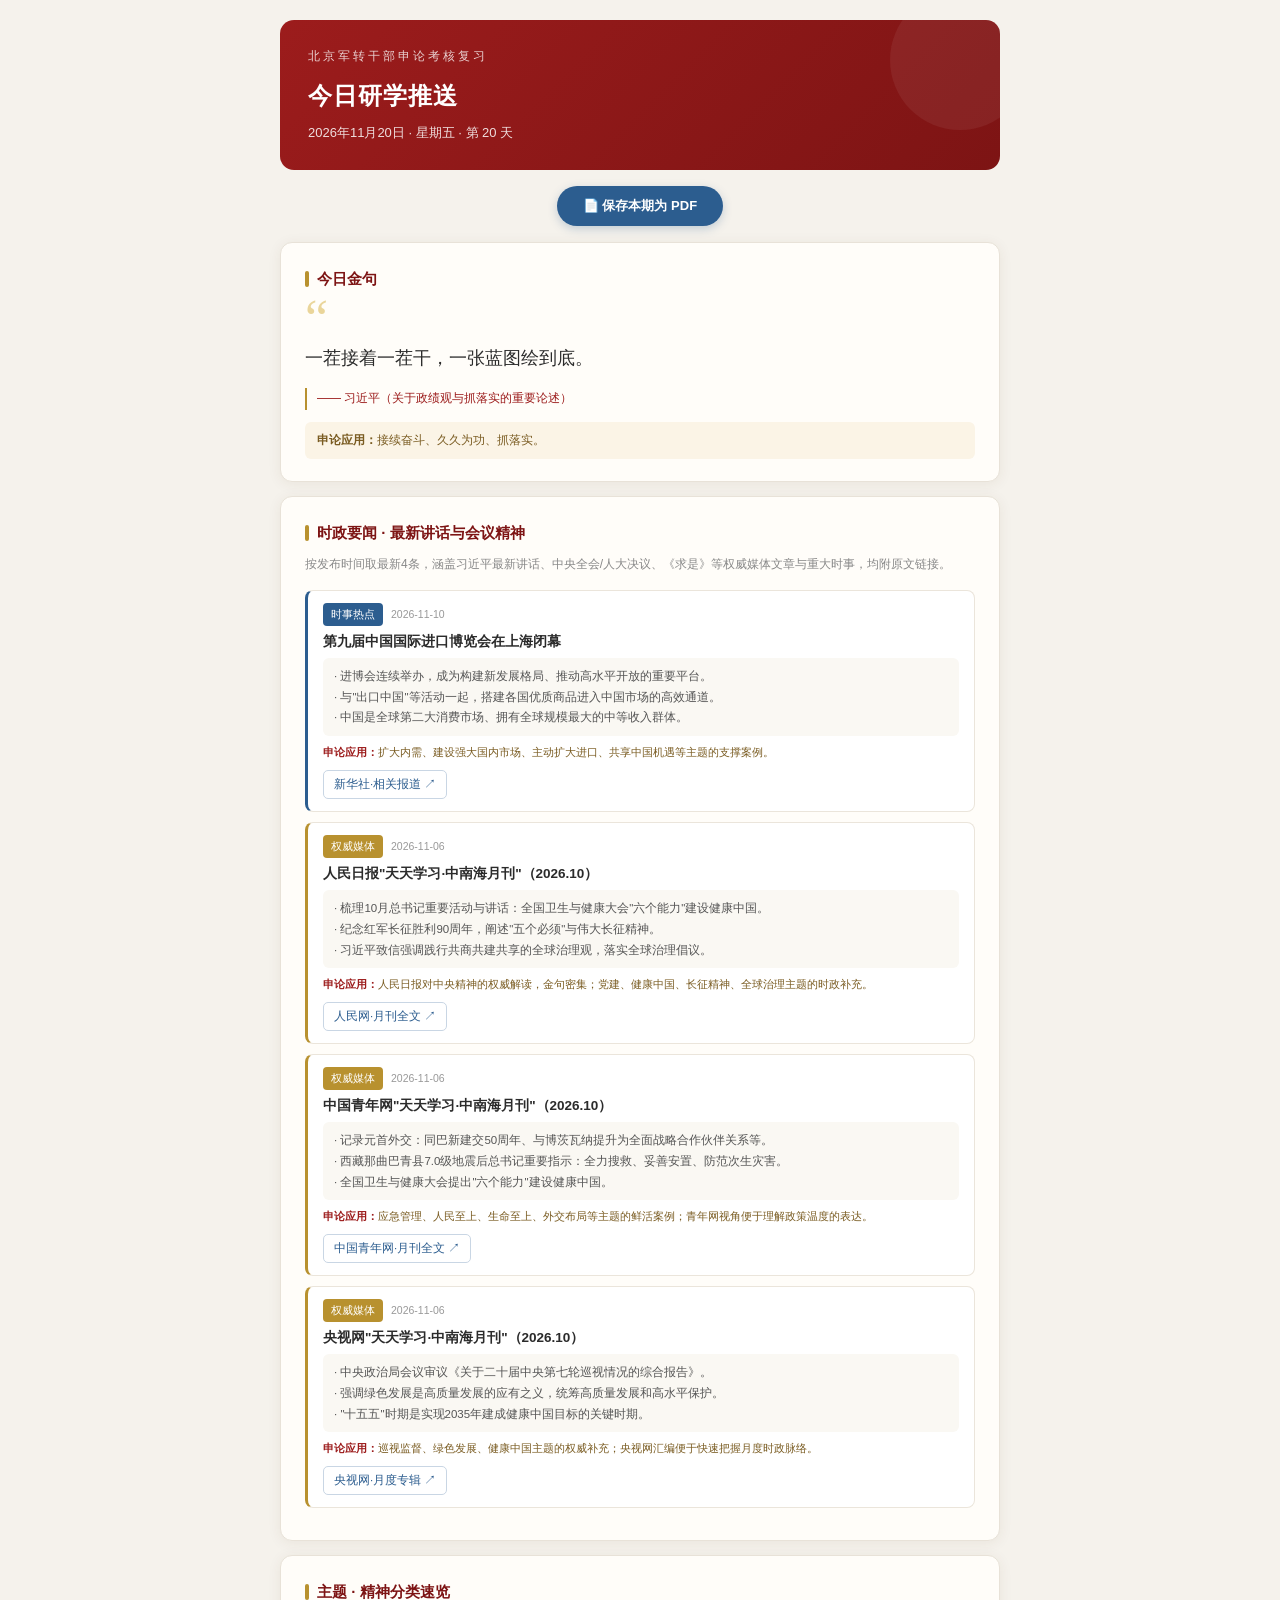
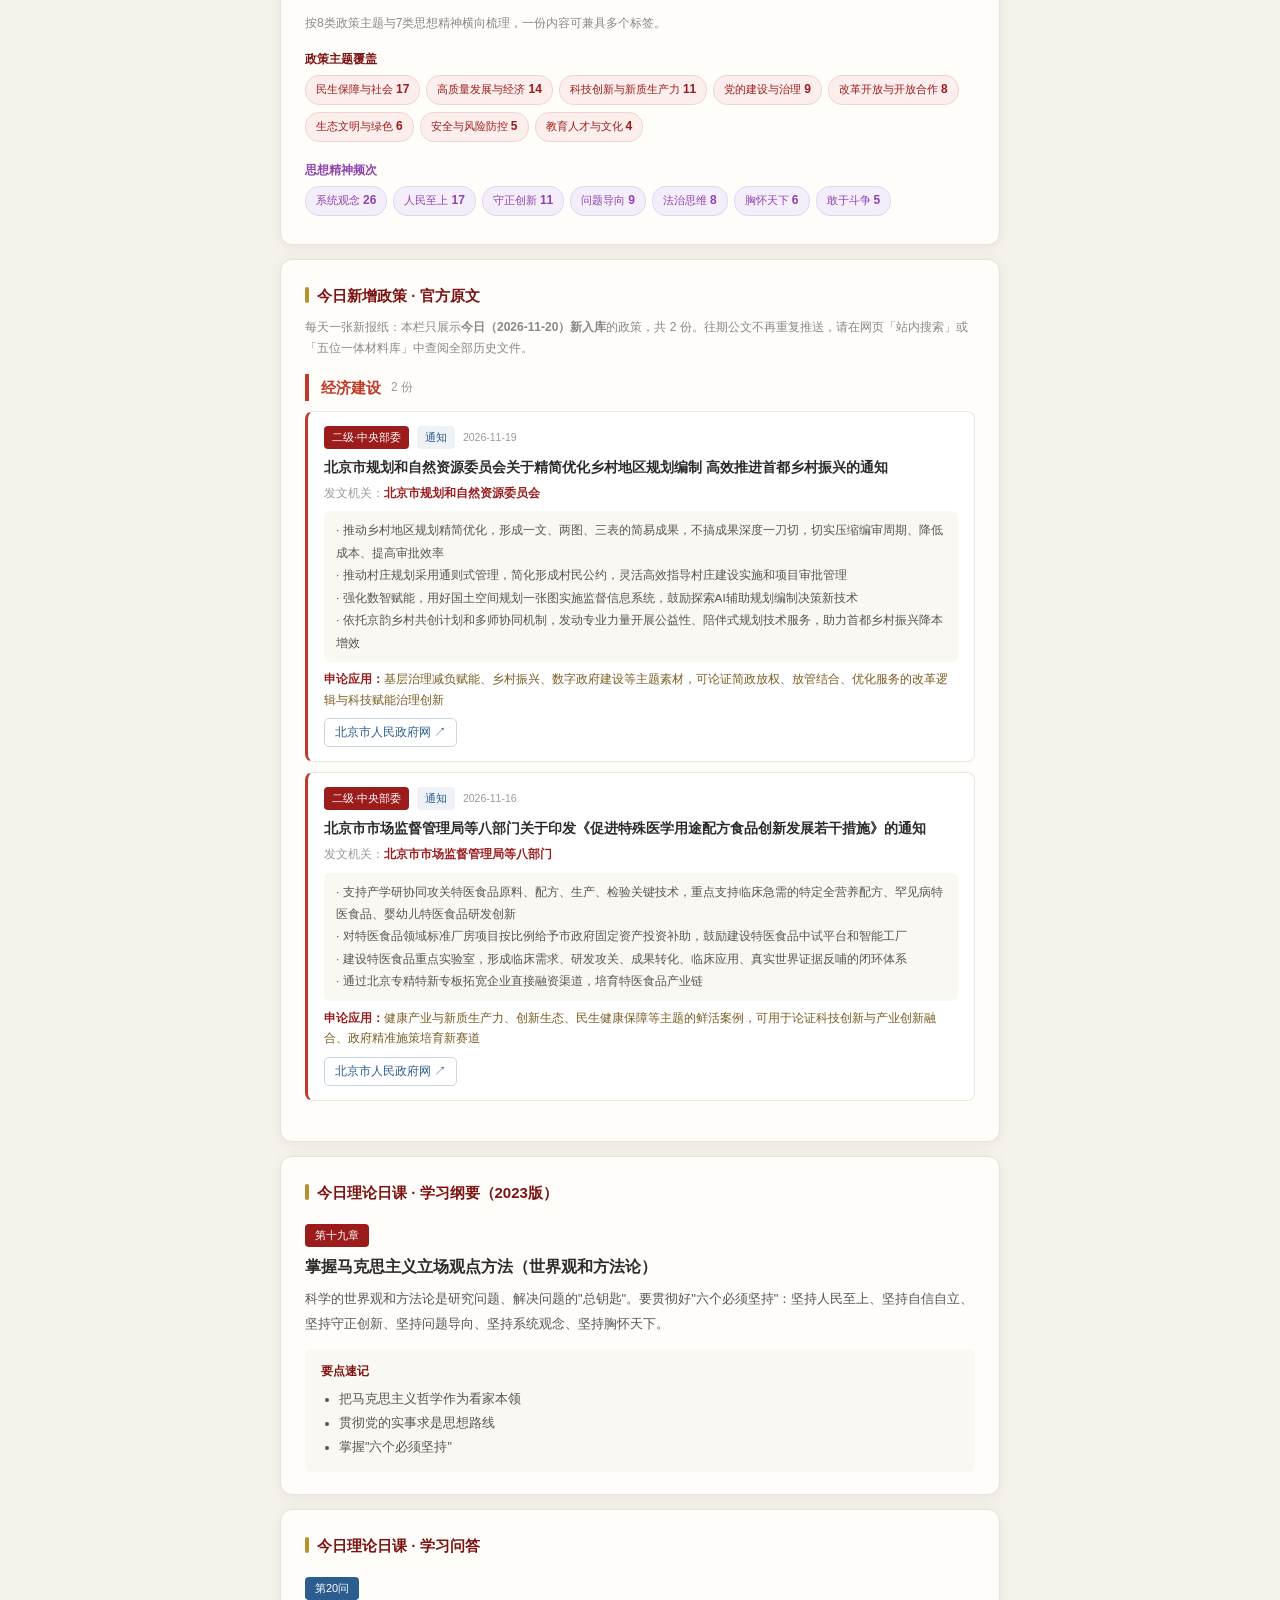
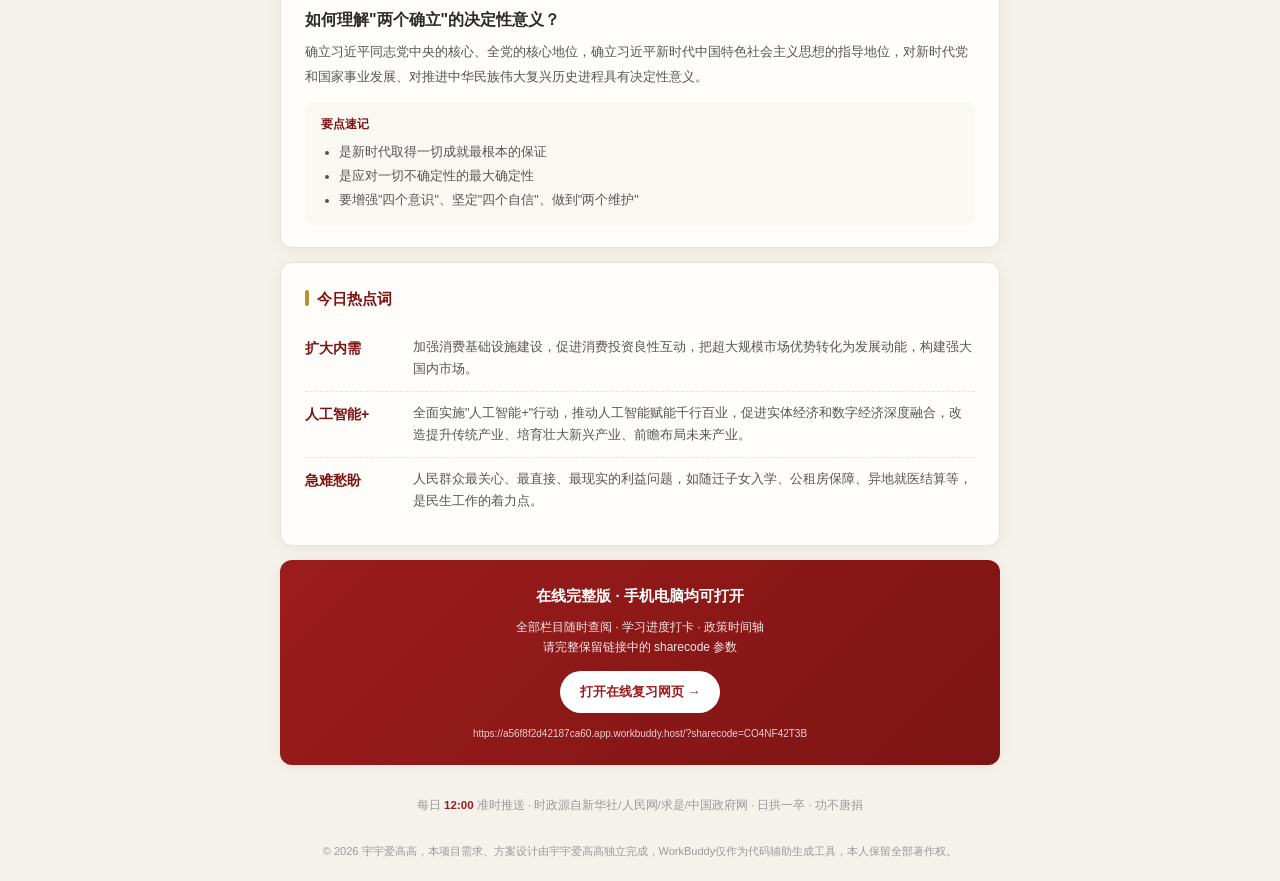
<file: 今日推送_2026-11-20.html>
<!DOCTYPE html>
<!-- 作者：宇宇爱高高，创建时间：2026-11-19，自主设计，AI辅助编码 -->
<html lang="zh-CN">
<head>
<meta charset="UTF-8">
<meta name="viewport" content="width=device-width,initial-scale=1.0">
<meta name="author" content="宇宇爱高高">
<meta name="copyright" content="© 2026 宇宇爱高高">
<meta name="generator" content="WorkBuddy，需求与设计由宇宇爱高高完成">
<title>军转申论·今日推送 11月20日</title>
<style>
*{margin:0;padding:0;box-sizing:border-box}
body{font-family:"PingFang SC","Microsoft YaHei",sans-serif;background:#f5f2ec;color:#2b2b2b;line-height:1.8;padding:20px}
.wrap{max-width:720px;margin:0 auto}
.hd{background:linear-gradient(135deg,#9c1c1c,#7d1414);color:#fff;border-radius:14px;padding:26px 28px;margin-bottom:16px;position:relative;overflow:hidden}
.hd::after{content:"";position:absolute;right:-30px;top:-30px;width:140px;height:140px;border-radius:50%;background:rgba(255,255,255,.06)}
.hd .kicker{font-size:12px;letter-spacing:3px;opacity:.8}
.hd h1{font-size:24px;margin:6px 0 4px;letter-spacing:1px}
.hd .date{font-size:13px;opacity:.85}
.card{background:#fffdf9;border:1px solid #e8e2d8;border-radius:12px;padding:22px 24px;margin-bottom:14px;box-shadow:0 2px 14px rgba(90,60,30,.07)}
.card h2{font-size:15px;color:#7d1414;display:flex;align-items:center;gap:8px;margin-bottom:14px}
.card h2::before{content:"";width:4px;height:16px;background:#b8912f;border-radius:2px}
.qmark{font-size:52px;color:#d9b64d;line-height:.5;font-family:Georgia,serif;opacity:.55}
.qtext{font-size:18px;line-height:2;font-weight:500;margin:8px 0 12px}
.qsrc{font-size:12px;color:#9c1c1c;border-left:2px solid #b8912f;padding-left:10px}
.quse{font-size:12px;color:#7a5c22;background:#fbf4e6;border-radius:6px;padding:8px 12px;margin-top:12px}
.badge{display:inline-block;font-size:11px;color:#fff;background:#9c1c1c;padding:2px 10px;border-radius:4px;margin-bottom:8px}
.badge.blue{background:#2c5d8f}
.stitle{font-size:16px;font-weight:700;line-height:1.5;margin-bottom:8px}
.sbody{font-size:13px;color:#555;line-height:1.9}
.pts{background:#faf8f3;border-radius:8px;padding:12px 16px;margin-top:12px}
.pts .h{font-size:12px;color:#7d1414;font-weight:700;margin-bottom:6px}
.pts ul{padding-left:18px;font-size:12.5px;color:#555;line-height:1.9}
.word{display:flex;gap:12px;align-items:flex-start;padding:10px 0;border-bottom:1px dashed #e8e2d8}
.word:last-child{border-bottom:none}
.word .n{font-size:14px;font-weight:700;color:#7d1414;min-width:96px}
.word .d{font-size:12.5px;color:#555}
.doc-overview{font-size:12px;color:#888;margin:-6px 0 14px}
.doc-group{margin-bottom:18px}
.doc-group-hd{display:flex;align-items:center;gap:10px;border-left:4px solid;padding-left:12px;margin-bottom:10px}
.dg-name{font-size:15px;font-weight:700}
.dg-count{font-size:12px;color:#999}
.doc-item{border:1px solid #ebe5db;border-left:3px solid;border-radius:8px;padding:14px 16px;margin-bottom:10px;background:#fff}
.doc-meta{display:flex;gap:8px;flex-wrap:wrap;align-items:center;margin-bottom:8px}
.tag{font-size:10.5px;padding:2px 8px;border-radius:4px;color:#fff;background:#9c1c1c}
.tag.type{background:#eef2f7;color:#2c5d8f}
.tag.date{background:transparent;color:#999;padding-left:0}
.doc-title{font-size:14px;font-weight:700;line-height:1.5;color:#2b2b2b;margin-bottom:5px}
.doc-org{font-size:11.5px;color:#999;margin-bottom:8px}
.doc-org b{color:#9c1c1c}
.doc-points{font-size:11.8px;color:#555;line-height:1.9;background:#faf8f3;border-radius:6px;padding:8px 12px}
.doc-use{font-size:11.5px;color:#7a5c22;margin-top:7px}
.doc-use b{color:#9c1c1c}
.doc-link{display:inline-block;margin-top:8px;font-size:11.5px;color:#2c5d8f;border:1px solid #c9d6e4;border-radius:5px;padding:3px 10px;text-decoration:none}
.stat-chip{display:inline-block;font-size:11px;padding:3px 10px;border-radius:14px;background:#fbeeec;color:#9c1c1c;margin:0 6px 6px 0;border:1px solid #f0d5d2}
.stat-chip b{font-size:12px}
.stat-chip.purple{background:#f4eefa;color:#8e44ad;border-color:#e3d4f0}
.affair-item{border:1px solid #ebe5db;border-left:3px solid;border-radius:8px;padding:12px 15px;margin-bottom:10px;background:#fff}
.af-meta{display:flex;gap:8px;align-items:center;margin-bottom:6px}
.af-cat{font-size:10.5px;color:#fff;padding:2px 8px;border-radius:4px}
.af-date{font-size:10.5px;color:#999}
.af-title{font-size:13.5px;font-weight:700;line-height:1.5;color:#2b2b2b;margin-bottom:6px}
.af-pts{font-size:11.5px;color:#555;line-height:1.8;background:#faf8f3;border-radius:6px;padding:8px 11px}
.af-use{font-size:11.2px;color:#7a5c22;margin-top:6px}
.af-use b{color:#9c1c1c}
.foot{text-align:center;font-size:11.5px;color:#999;padding:16px 0}
.foot b{color:#9c1c1c}
.save-pdf-bar{text-align:center;margin:0 0 16px}
.save-pdf-btn{display:inline-block;background:#2c5d8f;color:#fff;border:none;border-radius:22px;padding:11px 26px;font-size:13px;font-weight:700;cursor:pointer;box-shadow:0 3px 10px rgba(44,93,143,.25)}
.save-pdf-btn:hover{background:#1f4469}
@media print{
  @page{size:A4;margin:12mm 10mm}
  *{-webkit-print-color-adjust:exact!important;print-color-adjust:exact!important}
  body{background:#fff!important;padding:0!important;font-family:"Noto Sans CJK SC","PingFang SC","Microsoft YaHei",sans-serif!important}
  .wrap{max-width:100%!important}
  .save-pdf-bar{display:none!important}
  .card,.doc-item,.affair-item,.doc-group,.hd{break-inside:avoid;page-break-inside:avoid}
  .card{box-shadow:none!important}
}
</style>
</head>
<body>
<div class="wrap">
  <div class="hd">
    <div class="kicker">北京军转干部申论考核复习</div>
    <h1>今日研学推送</h1>
    <div class="date">2026年11月20日 · 星期五 · 第 20 天</div>
  </div>

  <div class="save-pdf-bar">
    <button class="save-pdf-btn" onclick="window.print()">📄 保存本期为 PDF</button>
  </div>

  <div class="card">
    <h2>今日金句</h2>
    <div class="qmark">“</div>
    <div class="qtext">一茬接着一茬干，一张蓝图绘到底。</div>
    <div class="qsrc">—— 习近平（关于政绩观与抓落实的重要论述）</div>
    <div class="quse"><b>申论应用：</b>接续奋斗、久久为功、抓落实。</div>
  </div>

  <div class="card">
    <h2>时政要闻 · 最新讲话与会议精神</h2>
    <div class="doc-overview">按发布时间取最新4条，涵盖习近平最新讲话、中央全会/人大决议、《求是》等权威媒体文章与重大时事，均附原文链接。</div>
    
  <div class="affair-item" style="border-left-color:#2c5d8f">
    <div class="af-meta">
      <span class="af-cat" style="background:#2c5d8f">时事热点</span>
      <span class="af-date">2026-11-10</span>
    </div>
    <div class="af-title">第九届中国国际进口博览会在上海闭幕</div>
    <div class="af-pts">· 进博会连续举办，成为构建新发展格局、推动高水平开放的重要平台。<br>· 与"出口中国"等活动一起，搭建各国优质商品进入中国市场的高效通道。<br>· 中国是全球第二大消费市场、拥有全球规模最大的中等收入群体。</div>
    <div class="af-use"><b>申论应用：</b>扩大内需、建设强大国内市场、主动扩大进口、共享中国机遇等主题的支撑案例。</div>
    <a class="doc-link" href="https://www.news.cn/world/20261116/2da9c629eb8a466ca08a1c7524896eae/c.html" target="_blank" rel="noopener">新华社·相关报道 ↗</a>
  </div>
  <div class="affair-item" style="border-left-color:#b8912f">
    <div class="af-meta">
      <span class="af-cat" style="background:#b8912f">权威媒体</span>
      <span class="af-date">2026-11-06</span>
    </div>
    <div class="af-title">人民日报"天天学习·中南海月刊"（2026.10）</div>
    <div class="af-pts">· 梳理10月总书记重要活动与讲话：全国卫生与健康大会"六个能力"建设健康中国。<br>· 纪念红军长征胜利90周年，阐述"五个必须"与伟大长征精神。<br>· 习近平致信强调践行共商共建共享的全球治理观，落实全球治理倡议。</div>
    <div class="af-use"><b>申论应用：</b>人民日报对中央精神的权威解读，金句密集；党建、健康中国、长征精神、全球治理主题的时政补充。</div>
    <a class="doc-link" href="https://politics.people.com.cn/n1/2026/1106/c461001-40829031.html" target="_blank" rel="noopener">人民网·月刊全文 ↗</a>
  </div>
  <div class="affair-item" style="border-left-color:#b8912f">
    <div class="af-meta">
      <span class="af-cat" style="background:#b8912f">权威媒体</span>
      <span class="af-date">2026-11-06</span>
    </div>
    <div class="af-title">中国青年网"天天学习·中南海月刊"（2026.10）</div>
    <div class="af-pts">· 记录元首外交：同巴新建交50周年、与博茨瓦纳提升为全面战略合作伙伴关系等。<br>· 西藏那曲巴青县7.0级地震后总书记重要指示：全力搜救、妥善安置、防范次生灾害。<br>· 全国卫生与健康大会提出"六个能力"建设健康中国。</div>
    <div class="af-use"><b>申论应用：</b>应急管理、人民至上、生命至上、外交布局等主题的鲜活案例；青年网视角便于理解政策温度的表达。</div>
    <a class="doc-link" href="https://news.youth.cn/sz/202611/t20261106_16952342.htm" target="_blank" rel="noopener">中国青年网·月刊全文 ↗</a>
  </div>
  <div class="affair-item" style="border-left-color:#b8912f">
    <div class="af-meta">
      <span class="af-cat" style="background:#b8912f">权威媒体</span>
      <span class="af-date">2026-11-06</span>
    </div>
    <div class="af-title">央视网"天天学习·中南海月刊"（2026.10）</div>
    <div class="af-pts">· 中央政治局会议审议《关于二十届中央第七轮巡视情况的综合报告》。<br>· 强调绿色发展是高质量发展的应有之义，统筹高质量发展和高水平保护。<br>· "十五五"时期是实现2035年建成健康中国目标的关键时期。</div>
    <div class="af-use"><b>申论应用：</b>巡视监督、绿色发展、健康中国主题的权威补充；央视网汇编便于快速把握月度时政脉络。</div>
    <a class="doc-link" href="https://news.cctv.com/tiantianxuexi/znhyk/2026/shiyue/index.shtml" target="_blank" rel="noopener">央视网·月度专辑 ↗</a>
  </div>
  </div>

  <div class="card">
    <h2>主题 · 精神分类速览</h2>
    <div class="doc-overview">按8类政策主题与7类思想精神横向梳理，一份内容可兼具多个标签。</div>
    <div style="font-size:12px;color:#7d1414;font-weight:700;margin:6px 0 4px">政策主题覆盖</div>
    <div><span class="stat-chip">民生保障与社会 <b>17</b></span><span class="stat-chip">高质量发展与经济 <b>14</b></span><span class="stat-chip">科技创新与新质生产力 <b>11</b></span><span class="stat-chip">党的建设与治理 <b>9</b></span><span class="stat-chip">改革开放与开放合作 <b>8</b></span><span class="stat-chip">生态文明与绿色 <b>6</b></span><span class="stat-chip">安全与风险防控 <b>5</b></span><span class="stat-chip">教育人才与文化 <b>4</b></span></div>
    <div style="font-size:12px;color:#8e44ad;font-weight:700;margin:12px 0 4px">思想精神频次</div>
    <div><span class="stat-chip purple">系统观念 <b>26</b></span><span class="stat-chip purple">人民至上 <b>17</b></span><span class="stat-chip purple">守正创新 <b>11</b></span><span class="stat-chip purple">问题导向 <b>9</b></span><span class="stat-chip purple">法治思维 <b>8</b></span><span class="stat-chip purple">胸怀天下 <b>6</b></span><span class="stat-chip purple">敢于斗争 <b>5</b></span></div>
  </div>

  <div class="card">
    <h2>今日新增政策 · 官方原文</h2>
    <div class="doc-overview">每天一张新报纸：本栏只展示<b>今日（2026-11-20）新入库</b>的政策，共 2 份。往期公文不再重复推送，请在网页「站内搜索」或「五位一体材料库」中查阅全部历史文件。</div>
    
  <div class="doc-group">
    <div class="doc-group-hd" style="border-left-color:#c0392b">
      <span class="dg-name" style="color:#c0392b">经济建设</span>
      <span class="dg-count">2 份</span>
    </div>
    
      <div class="doc-item" style="border-left-color:#c0392b">
        <div class="doc-meta">
          <span class="tag">二级·中央部委</span>
          <span class="tag type">通知</span>
          <span class="tag date">2026-11-19</span>
        </div>
        <div class="doc-title">北京市规划和自然资源委员会关于精简优化乡村地区规划编制 高效推进首都乡村振兴的通知</div>
        <div class="doc-org">发文机关：<b>北京市规划和自然资源委员会</b></div>
        <div class="doc-points">· 推动乡村地区规划精简优化，形成一文、两图、三表的简易成果，不搞成果深度一刀切，切实压缩编审周期、降低成本、提高审批效率<br>· 推动村庄规划采用通则式管理，简化形成村民公约，灵活高效指导村庄建设实施和项目审批管理<br>· 强化数智赋能，用好国土空间规划一张图实施监督信息系统，鼓励探索AI辅助规划编制决策新技术<br>· 依托京韵乡村共创计划和多师协同机制，发动专业力量开展公益性、陪伴式规划技术服务，助力首都乡村振兴降本增效</div>
        <div class="doc-use"><b>申论应用：</b>基层治理减负赋能、乡村振兴、数字政府建设等主题素材，可论证简政放权、放管结合、优化服务的改革逻辑与科技赋能治理创新</div>
        <a class="doc-link" href="https://www.beijing.gov.cn/zhengce/zhengcefagui/202611/t20261119_4952498.html" target="_blank" rel="noopener">北京市人民政府网 ↗</a>
      </div>
      <div class="doc-item" style="border-left-color:#c0392b">
        <div class="doc-meta">
          <span class="tag">二级·中央部委</span>
          <span class="tag type">通知</span>
          <span class="tag date">2026-11-16</span>
        </div>
        <div class="doc-title">北京市市场监督管理局等八部门关于印发《促进特殊医学用途配方食品创新发展若干措施》的通知</div>
        <div class="doc-org">发文机关：<b>北京市市场监督管理局等八部门</b></div>
        <div class="doc-points">· 支持产学研协同攻关特医食品原料、配方、生产、检验关键技术，重点支持临床急需的特定全营养配方、罕见病特医食品、婴幼儿特医食品研发创新<br>· 对特医食品领域标准厂房项目按比例给予市政府固定资产投资补助，鼓励建设特医食品中试平台和智能工厂<br>· 建设特医食品重点实验室，形成临床需求、研发攻关、成果转化、临床应用、真实世界证据反哺的闭环体系<br>· 通过北京专精特新专板拓宽企业直接融资渠道，培育特医食品产业链</div>
        <div class="doc-use"><b>申论应用：</b>健康产业与新质生产力、创新生态、民生健康保障等主题的鲜活案例，可用于论证科技创新与产业创新融合、政府精准施策培育新赛道</div>
        <a class="doc-link" href="https://www.beijing.gov.cn/zhengce/zhengcefagui/202611/t20261119_4952559.html" target="_blank" rel="noopener">北京市人民政府网 ↗</a>
      </div>
  </div>
  </div>

  <div class="card">
    <h2>今日理论日课 · 学习纲要（2023版）</h2>
    <span class="badge">第十九章</span>
    <div class="stitle">掌握马克思主义立场观点方法（世界观和方法论）</div>
    <div class="sbody">科学的世界观和方法论是研究问题、解决问题的"总钥匙"。要贯彻好"六个必须坚持"：坚持人民至上、坚持自信自立、坚持守正创新、坚持问题导向、坚持系统观念、坚持胸怀天下。</div>
    <div class="pts"><div class="h">要点速记</div><ul><li>把马克思主义哲学作为看家本领</li><li>贯彻党的实事求是思想路线</li><li>掌握"六个必须坚持"</li></ul></div>
  </div>

  <div class="card">
    <h2>今日理论日课 · 学习问答</h2>
    <span class="badge blue">第20问</span>
    <div class="stitle">如何理解"两个确立"的决定性意义？</div>
    <div class="sbody">确立习近平同志党中央的核心、全党的核心地位，确立习近平新时代中国特色社会主义思想的指导地位，对新时代党和国家事业发展、对推进中华民族伟大复兴历史进程具有决定性意义。</div>
    <div class="pts"><div class="h">要点速记</div><ul><li>是新时代取得一切成就最根本的保证</li><li>是应对一切不确定性的最大确定性</li><li>要增强"四个意识"、坚定"四个自信"、做到"两个维护"</li></ul></div>
  </div>

  <div class="card">
    <h2>今日热点词</h2>
    <div class="word"><div class="n">扩大内需</div><div class="d">加强消费基础设施建设，促进消费投资良性互动，把超大规模市场优势转化为发展动能，构建强大国内市场。</div></div><div class="word"><div class="n">人工智能+</div><div class="d">全面实施"人工智能+"行动，推动人工智能赋能千行百业，促进实体经济和数字经济深度融合，改造提升传统产业、培育壮大新兴产业、前瞻布局未来产业。</div></div><div class="word"><div class="n">急难愁盼</div><div class="d">人民群众最关心、最直接、最现实的利益问题，如随迁子女入学、公租房保障、异地就医结算等，是民生工作的着力点。</div></div>
  </div>

  <div class="card" style="text-align:center;background:linear-gradient(135deg,#9c1c1c,#7d1414);color:#fff;border:none">
    <div style="font-size:15px;font-weight:700;margin-bottom:8px">在线完整版 · 手机电脑均可打开</div>
    <div style="font-size:12px;opacity:.9;line-height:1.7;margin-bottom:14px">全部栏目随时查阅 · 学习进度打卡 · 政策时间轴<br>请完整保留链接中的 sharecode 参数</div>
    <a href="https://a56f8f2d42187ca60.app.workbuddy.host/?sharecode=CO4NF42T3B" style="display:inline-block;background:#fff;color:#9c1c1c;padding:9px 20px;border-radius:22px;text-decoration:none;font-size:13px;font-weight:700">打开在线复习网页 →</a>
    <div style="font-size:10px;opacity:.8;margin-top:12px;word-break:break-all">https://a56f8f2d42187ca60.app.workbuddy.host/?sharecode=CO4NF42T3B</div>
  </div>

  <div class="foot">每日 <b>12:00</b> 准时推送 · 时政源自新华社/人民网/求是/中国政府网 · 日拱一卒 · 功不唐捐</div>
  <div style="text-align:center;margin-top:10px;font-size:11px;color:#999;line-height:1.8">© 2026 宇宇爱高高，本项目需求、方案设计由宇宇爱高高独立完成，WorkBuddy仅作为代码辅助生成工具，本人保留全部著作权。</div>
</div>
</body>
</html>
</file>
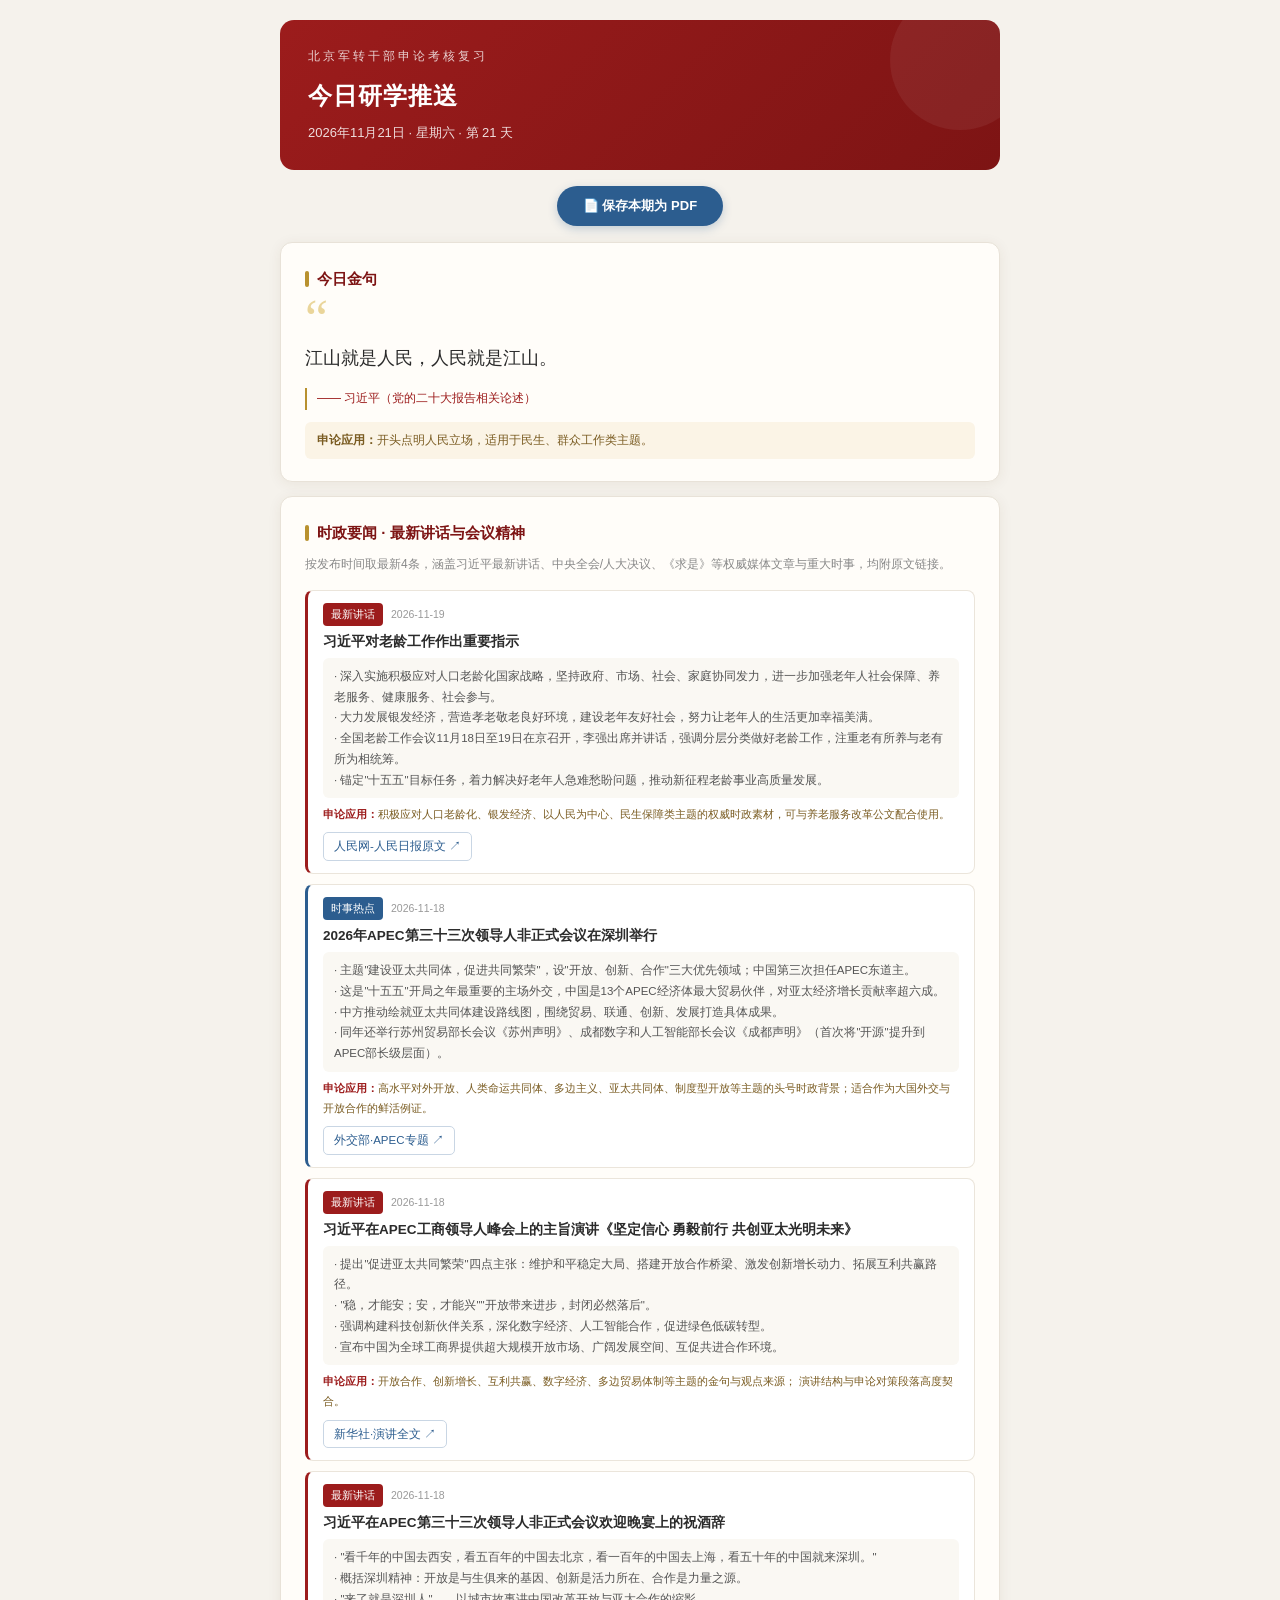
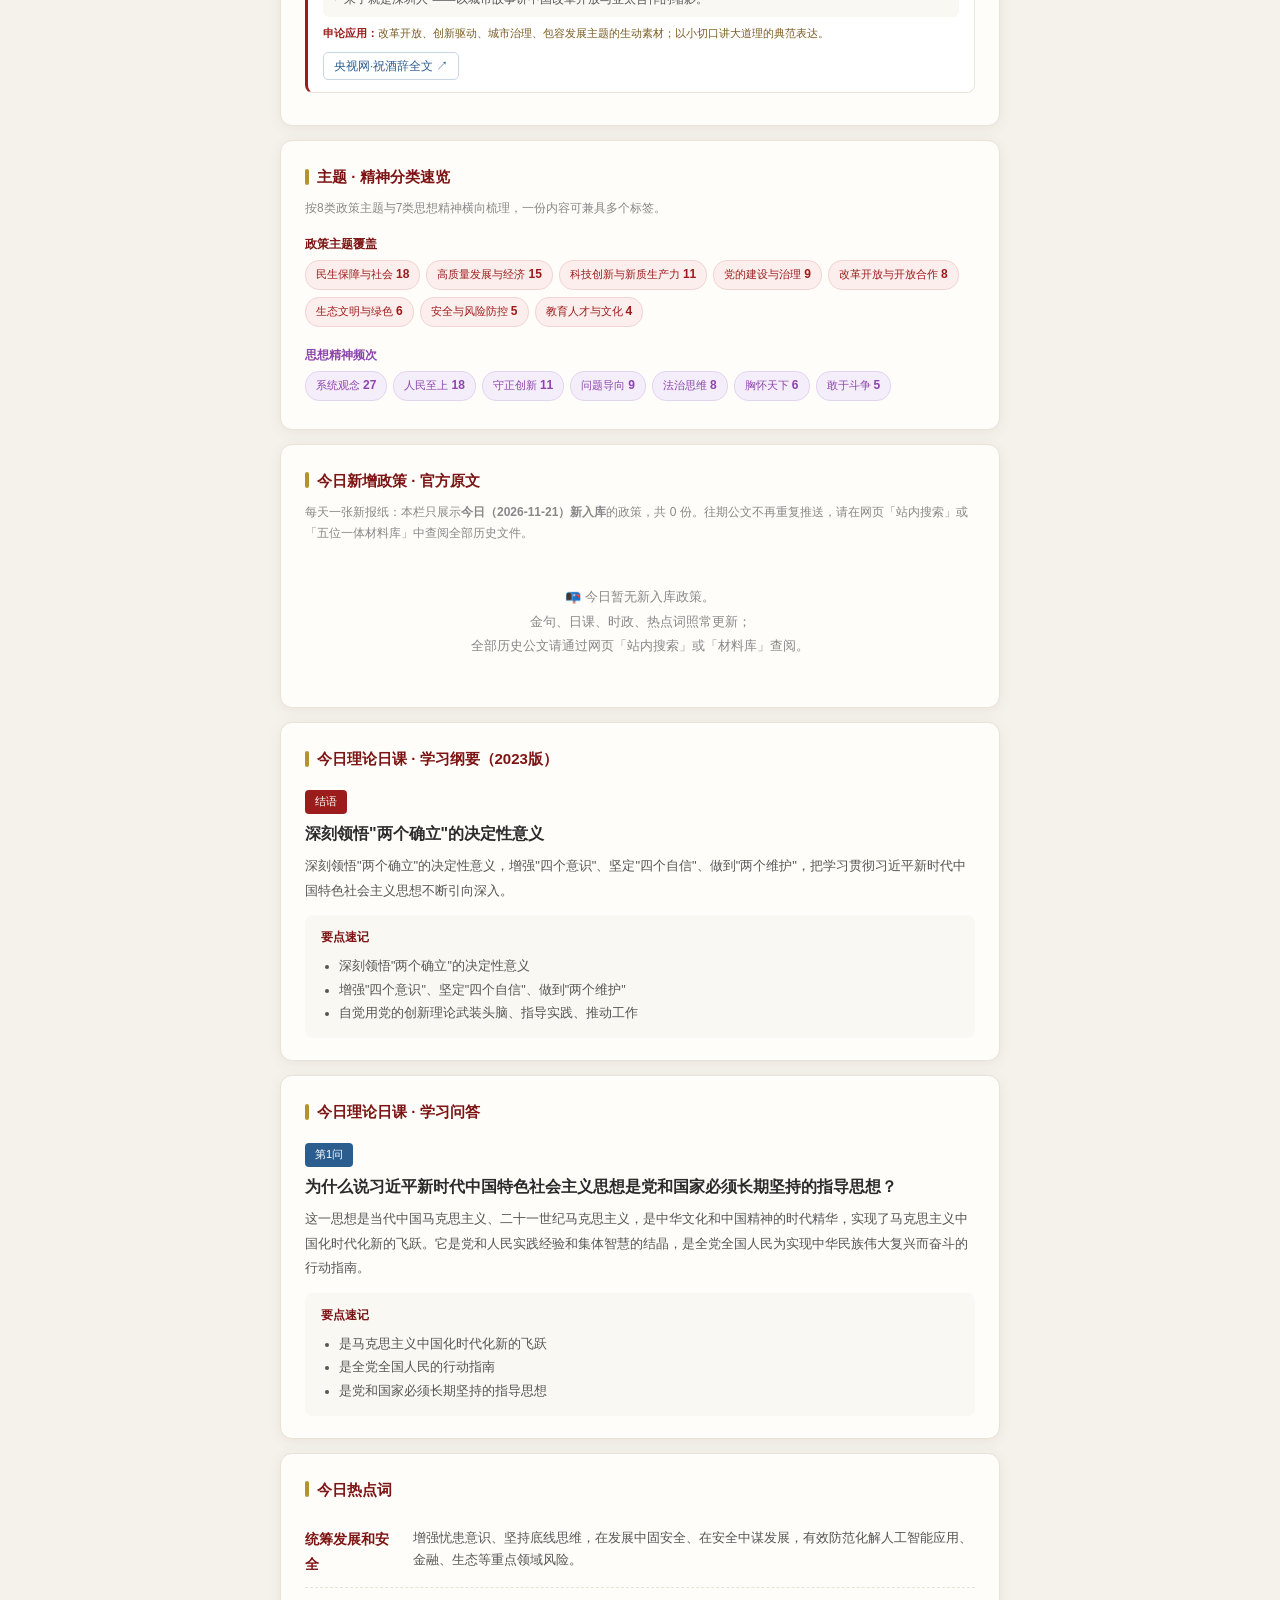
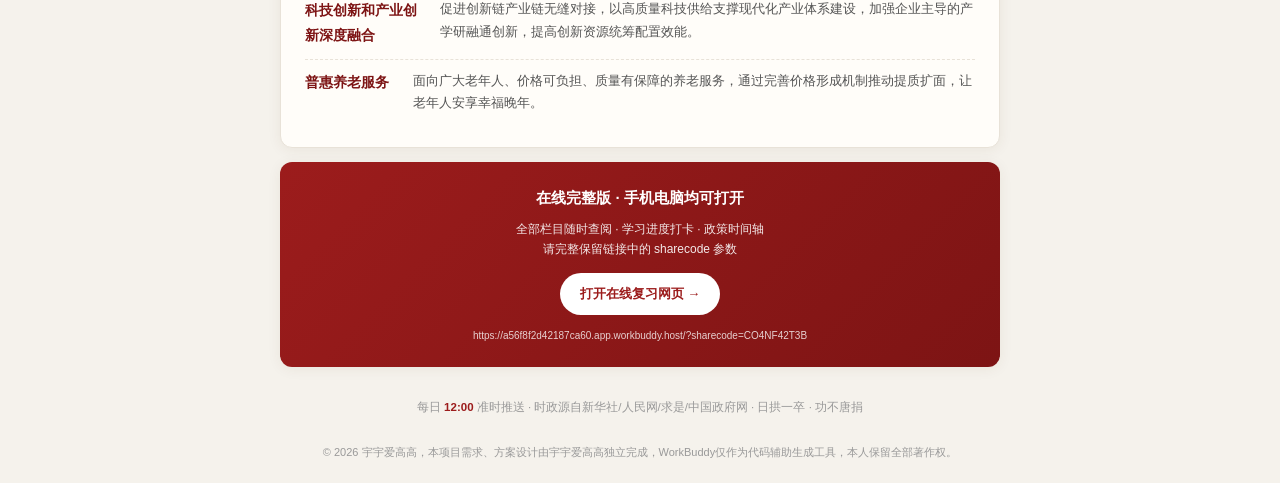
<file: 今日推送_2026-11-21.html>
<!DOCTYPE html>
<!-- 作者：宇宇爱高高，创建时间：2026-11-19，自主设计，AI辅助编码 -->
<html lang="zh-CN">
<head>
<meta charset="UTF-8">
<meta name="viewport" content="width=device-width,initial-scale=1.0">
<meta name="author" content="宇宇爱高高">
<meta name="copyright" content="© 2026 宇宇爱高高">
<meta name="generator" content="WorkBuddy，需求与设计由宇宇爱高高完成">
<title>军转申论·今日推送 11月21日</title>
<style>
*{margin:0;padding:0;box-sizing:border-box}
body{font-family:"PingFang SC","Microsoft YaHei",sans-serif;background:#f5f2ec;color:#2b2b2b;line-height:1.8;padding:20px}
.wrap{max-width:720px;margin:0 auto}
.hd{background:linear-gradient(135deg,#9c1c1c,#7d1414);color:#fff;border-radius:14px;padding:26px 28px;margin-bottom:16px;position:relative;overflow:hidden}
.hd::after{content:"";position:absolute;right:-30px;top:-30px;width:140px;height:140px;border-radius:50%;background:rgba(255,255,255,.06)}
.hd .kicker{font-size:12px;letter-spacing:3px;opacity:.8}
.hd h1{font-size:24px;margin:6px 0 4px;letter-spacing:1px}
.hd .date{font-size:13px;opacity:.85}
.card{background:#fffdf9;border:1px solid #e8e2d8;border-radius:12px;padding:22px 24px;margin-bottom:14px;box-shadow:0 2px 14px rgba(90,60,30,.07)}
.card h2{font-size:15px;color:#7d1414;display:flex;align-items:center;gap:8px;margin-bottom:14px}
.card h2::before{content:"";width:4px;height:16px;background:#b8912f;border-radius:2px}
.qmark{font-size:52px;color:#d9b64d;line-height:.5;font-family:Georgia,serif;opacity:.55}
.qtext{font-size:18px;line-height:2;font-weight:500;margin:8px 0 12px}
.qsrc{font-size:12px;color:#9c1c1c;border-left:2px solid #b8912f;padding-left:10px}
.quse{font-size:12px;color:#7a5c22;background:#fbf4e6;border-radius:6px;padding:8px 12px;margin-top:12px}
.badge{display:inline-block;font-size:11px;color:#fff;background:#9c1c1c;padding:2px 10px;border-radius:4px;margin-bottom:8px}
.badge.blue{background:#2c5d8f}
.stitle{font-size:16px;font-weight:700;line-height:1.5;margin-bottom:8px}
.sbody{font-size:13px;color:#555;line-height:1.9}
.pts{background:#faf8f3;border-radius:8px;padding:12px 16px;margin-top:12px}
.pts .h{font-size:12px;color:#7d1414;font-weight:700;margin-bottom:6px}
.pts ul{padding-left:18px;font-size:12.5px;color:#555;line-height:1.9}
.word{display:flex;gap:12px;align-items:flex-start;padding:10px 0;border-bottom:1px dashed #e8e2d8}
.word:last-child{border-bottom:none}
.word .n{font-size:14px;font-weight:700;color:#7d1414;min-width:96px}
.word .d{font-size:12.5px;color:#555}
.doc-overview{font-size:12px;color:#888;margin:-6px 0 14px}
.doc-group{margin-bottom:18px}
.doc-group-hd{display:flex;align-items:center;gap:10px;border-left:4px solid;padding-left:12px;margin-bottom:10px}
.dg-name{font-size:15px;font-weight:700}
.dg-count{font-size:12px;color:#999}
.doc-item{border:1px solid #ebe5db;border-left:3px solid;border-radius:8px;padding:14px 16px;margin-bottom:10px;background:#fff}
.doc-meta{display:flex;gap:8px;flex-wrap:wrap;align-items:center;margin-bottom:8px}
.tag{font-size:10.5px;padding:2px 8px;border-radius:4px;color:#fff;background:#9c1c1c}
.tag.type{background:#eef2f7;color:#2c5d8f}
.tag.date{background:transparent;color:#999;padding-left:0}
.doc-title{font-size:14px;font-weight:700;line-height:1.5;color:#2b2b2b;margin-bottom:5px}
.doc-org{font-size:11.5px;color:#999;margin-bottom:8px}
.doc-org b{color:#9c1c1c}
.doc-points{font-size:11.8px;color:#555;line-height:1.9;background:#faf8f3;border-radius:6px;padding:8px 12px}
.doc-use{font-size:11.5px;color:#7a5c22;margin-top:7px}
.doc-use b{color:#9c1c1c}
.doc-link{display:inline-block;margin-top:8px;font-size:11.5px;color:#2c5d8f;border:1px solid #c9d6e4;border-radius:5px;padding:3px 10px;text-decoration:none}
.stat-chip{display:inline-block;font-size:11px;padding:3px 10px;border-radius:14px;background:#fbeeec;color:#9c1c1c;margin:0 6px 6px 0;border:1px solid #f0d5d2}
.stat-chip b{font-size:12px}
.stat-chip.purple{background:#f4eefa;color:#8e44ad;border-color:#e3d4f0}
.affair-item{border:1px solid #ebe5db;border-left:3px solid;border-radius:8px;padding:12px 15px;margin-bottom:10px;background:#fff}
.af-meta{display:flex;gap:8px;align-items:center;margin-bottom:6px}
.af-cat{font-size:10.5px;color:#fff;padding:2px 8px;border-radius:4px}
.af-date{font-size:10.5px;color:#999}
.af-title{font-size:13.5px;font-weight:700;line-height:1.5;color:#2b2b2b;margin-bottom:6px}
.af-pts{font-size:11.5px;color:#555;line-height:1.8;background:#faf8f3;border-radius:6px;padding:8px 11px}
.af-use{font-size:11.2px;color:#7a5c22;margin-top:6px}
.af-use b{color:#9c1c1c}
.foot{text-align:center;font-size:11.5px;color:#999;padding:16px 0}
.foot b{color:#9c1c1c}
.save-pdf-bar{text-align:center;margin:0 0 16px}
.save-pdf-btn{display:inline-block;background:#2c5d8f;color:#fff;border:none;border-radius:22px;padding:11px 26px;font-size:13px;font-weight:700;cursor:pointer;box-shadow:0 3px 10px rgba(44,93,143,.25)}
.save-pdf-btn:hover{background:#1f4469}
@media print{
  @page{size:A4;margin:12mm 10mm}
  *{-webkit-print-color-adjust:exact!important;print-color-adjust:exact!important}
  body{background:#fff!important;padding:0!important;font-family:"Noto Sans CJK SC","PingFang SC","Microsoft YaHei",sans-serif!important}
  .wrap{max-width:100%!important}
  .save-pdf-bar{display:none!important}
  .card,.doc-item,.affair-item,.doc-group,.hd{break-inside:avoid;page-break-inside:avoid}
  .card{box-shadow:none!important}
}
</style>
</head>
<body>
<div class="wrap">
  <div class="hd">
    <div class="kicker">北京军转干部申论考核复习</div>
    <h1>今日研学推送</h1>
    <div class="date">2026年11月21日 · 星期六 · 第 21 天</div>
  </div>

  <div class="save-pdf-bar">
    <button class="save-pdf-btn" onclick="window.print()">📄 保存本期为 PDF</button>
  </div>

  <div class="card">
    <h2>今日金句</h2>
    <div class="qmark">“</div>
    <div class="qtext">江山就是人民，人民就是江山。</div>
    <div class="qsrc">—— 习近平（党的二十大报告相关论述）</div>
    <div class="quse"><b>申论应用：</b>开头点明人民立场，适用于民生、群众工作类主题。</div>
  </div>

  <div class="card">
    <h2>时政要闻 · 最新讲话与会议精神</h2>
    <div class="doc-overview">按发布时间取最新4条，涵盖习近平最新讲话、中央全会/人大决议、《求是》等权威媒体文章与重大时事，均附原文链接。</div>
    
  <div class="affair-item" style="border-left-color:#9c1c1c">
    <div class="af-meta">
      <span class="af-cat" style="background:#9c1c1c">最新讲话</span>
      <span class="af-date">2026-11-19</span>
    </div>
    <div class="af-title">习近平对老龄工作作出重要指示</div>
    <div class="af-pts">· 深入实施积极应对人口老龄化国家战略，坚持政府、市场、社会、家庭协同发力，进一步加强老年人社会保障、养老服务、健康服务、社会参与。<br>· 大力发展银发经济，营造孝老敬老良好环境，建设老年友好社会，努力让老年人的生活更加幸福美满。<br>· 全国老龄工作会议11月18日至19日在京召开，李强出席并讲话，强调分层分类做好老龄工作，注重老有所养与老有所为相统筹。<br>· 锚定"十五五"目标任务，着力解决好老年人急难愁盼问题，推动新征程老龄事业高质量发展。</div>
    <div class="af-use"><b>申论应用：</b>积极应对人口老龄化、银发经济、以人民为中心、民生保障类主题的权威时政素材，可与养老服务改革公文配合使用。</div>
    <a class="doc-link" href="https://cpc.people.com.cn/n1/2026/1120/c64094-40837428.html" target="_blank" rel="noopener">人民网-人民日报原文 ↗</a>
  </div>
  <div class="affair-item" style="border-left-color:#2c5d8f">
    <div class="af-meta">
      <span class="af-cat" style="background:#2c5d8f">时事热点</span>
      <span class="af-date">2026-11-18</span>
    </div>
    <div class="af-title">2026年APEC第三十三次领导人非正式会议在深圳举行</div>
    <div class="af-pts">· 主题"建设亚太共同体，促进共同繁荣"，设"开放、创新、合作"三大优先领域；中国第三次担任APEC东道主。<br>· 这是"十五五"开局之年最重要的主场外交，中国是13个APEC经济体最大贸易伙伴，对亚太经济增长贡献率超六成。<br>· 中方推动绘就亚太共同体建设路线图，围绕贸易、联通、创新、发展打造具体成果。<br>· 同年还举行苏州贸易部长会议《苏州声明》、成都数字和人工智能部长会议《成都声明》（首次将"开源"提升到APEC部长级层面）。</div>
    <div class="af-use"><b>申论应用：</b>高水平对外开放、人类命运共同体、多边主义、亚太共同体、制度型开放等主题的头号时政背景；适合作为大国外交与开放合作的鲜活例证。</div>
    <a class="doc-link" href="https://www.fmprc.gov.cn/gjhdq_676201/gjhdqzz_681964/lhg_682278/jbqk_682280/" target="_blank" rel="noopener">外交部·APEC专题 ↗</a>
  </div>
  <div class="affair-item" style="border-left-color:#9c1c1c">
    <div class="af-meta">
      <span class="af-cat" style="background:#9c1c1c">最新讲话</span>
      <span class="af-date">2026-11-18</span>
    </div>
    <div class="af-title">习近平在APEC工商领导人峰会上的主旨演讲《坚定信心 勇毅前行 共创亚太光明未来》</div>
    <div class="af-pts">· 提出"促进亚太共同繁荣"四点主张：维护和平稳定大局、搭建开放合作桥梁、激发创新增长动力、拓展互利共赢路径。<br>· "稳，才能安；安，才能兴""开放带来进步，封闭必然落后"。<br>· 强调构建科技创新伙伴关系，深化数字经济、人工智能合作，促进绿色低碳转型。<br>· 宣布中国为全球工商界提供超大规模开放市场、广阔发展空间、互促共进合作环境。</div>
    <div class="af-use"><b>申论应用：</b>开放合作、创新增长、互利共赢、数字经济、多边贸易体制等主题的金句与观点来源； 演讲结构与申论对策段落高度契合。</div>
    <a class="doc-link" href="https://www.news.cn/politics/leaders/20261118/656367581ebe4dcb8700fd9f59905ef6/c.html" target="_blank" rel="noopener">新华社·演讲全文 ↗</a>
  </div>
  <div class="affair-item" style="border-left-color:#9c1c1c">
    <div class="af-meta">
      <span class="af-cat" style="background:#9c1c1c">最新讲话</span>
      <span class="af-date">2026-11-18</span>
    </div>
    <div class="af-title">习近平在APEC第三十三次领导人非正式会议欢迎晚宴上的祝酒辞</div>
    <div class="af-pts">· "看千年的中国去西安，看五百年的中国去北京，看一百年的中国去上海，看五十年的中国就来深圳。"<br>· 概括深圳精神：开放是与生俱来的基因、创新是活力所在、合作是力量之源。<br>· "来了就是深圳人"——以城市故事讲中国改革开放与亚太合作的缩影。</div>
    <div class="af-use"><b>申论应用：</b>改革开放、创新驱动、城市治理、包容发展主题的生动素材；以小切口讲大道理的典范表达。</div>
    <a class="doc-link" href="https://news.cctv.cn/2026/11/18/ARTIrsW7RAq0j0XWYl220U7e261118.shtml" target="_blank" rel="noopener">央视网·祝酒辞全文 ↗</a>
  </div>
  </div>

  <div class="card">
    <h2>主题 · 精神分类速览</h2>
    <div class="doc-overview">按8类政策主题与7类思想精神横向梳理，一份内容可兼具多个标签。</div>
    <div style="font-size:12px;color:#7d1414;font-weight:700;margin:6px 0 4px">政策主题覆盖</div>
    <div><span class="stat-chip">民生保障与社会 <b>18</b></span><span class="stat-chip">高质量发展与经济 <b>15</b></span><span class="stat-chip">科技创新与新质生产力 <b>11</b></span><span class="stat-chip">党的建设与治理 <b>9</b></span><span class="stat-chip">改革开放与开放合作 <b>8</b></span><span class="stat-chip">生态文明与绿色 <b>6</b></span><span class="stat-chip">安全与风险防控 <b>5</b></span><span class="stat-chip">教育人才与文化 <b>4</b></span></div>
    <div style="font-size:12px;color:#8e44ad;font-weight:700;margin:12px 0 4px">思想精神频次</div>
    <div><span class="stat-chip purple">系统观念 <b>27</b></span><span class="stat-chip purple">人民至上 <b>18</b></span><span class="stat-chip purple">守正创新 <b>11</b></span><span class="stat-chip purple">问题导向 <b>9</b></span><span class="stat-chip purple">法治思维 <b>8</b></span><span class="stat-chip purple">胸怀天下 <b>6</b></span><span class="stat-chip purple">敢于斗争 <b>5</b></span></div>
  </div>

  <div class="card">
    <h2>今日新增政策 · 官方原文</h2>
    <div class="doc-overview">每天一张新报纸：本栏只展示<b>今日（2026-11-21）新入库</b>的政策，共 0 份。往期公文不再重复推送，请在网页「站内搜索」或「五位一体材料库」中查阅全部历史文件。</div>
    <div class="doc-empty" style="text-align:center;padding:26px 12px;color:#888;font-size:13px;line-height:1.9">📭 今日暂无新入库政策。<br>金句、日课、时政、热点词照常更新；<br>全部历史公文请通过网页「站内搜索」或「材料库」查阅。</div>
  </div>

  <div class="card">
    <h2>今日理论日课 · 学习纲要（2023版）</h2>
    <span class="badge">结语</span>
    <div class="stitle">深刻领悟"两个确立"的决定性意义</div>
    <div class="sbody">深刻领悟"两个确立"的决定性意义，增强"四个意识"、坚定"四个自信"、做到"两个维护"，把学习贯彻习近平新时代中国特色社会主义思想不断引向深入。</div>
    <div class="pts"><div class="h">要点速记</div><ul><li>深刻领悟"两个确立"的决定性意义</li><li>增强"四个意识"、坚定"四个自信"、做到"两个维护"</li><li>自觉用党的创新理论武装头脑、指导实践、推动工作</li></ul></div>
  </div>

  <div class="card">
    <h2>今日理论日课 · 学习问答</h2>
    <span class="badge blue">第1问</span>
    <div class="stitle">为什么说习近平新时代中国特色社会主义思想是党和国家必须长期坚持的指导思想？</div>
    <div class="sbody">这一思想是当代中国马克思主义、二十一世纪马克思主义，是中华文化和中国精神的时代精华，实现了马克思主义中国化时代化新的飞跃。它是党和人民实践经验和集体智慧的结晶，是全党全国人民为实现中华民族伟大复兴而奋斗的行动指南。</div>
    <div class="pts"><div class="h">要点速记</div><ul><li>是马克思主义中国化时代化新的飞跃</li><li>是全党全国人民的行动指南</li><li>是党和国家必须长期坚持的指导思想</li></ul></div>
  </div>

  <div class="card">
    <h2>今日热点词</h2>
    <div class="word"><div class="n">统筹发展和安全</div><div class="d">增强忧患意识、坚持底线思维，在发展中固安全、在安全中谋发展，有效防范化解人工智能应用、金融、生态等重点领域风险。</div></div><div class="word"><div class="n">科技创新和产业创新深度融合</div><div class="d">促进创新链产业链无缝对接，以高质量科技供给支撑现代化产业体系建设，加强企业主导的产学研融通创新，提高创新资源统筹配置效能。</div></div><div class="word"><div class="n">普惠养老服务</div><div class="d">面向广大老年人、价格可负担、质量有保障的养老服务，通过完善价格形成机制推动提质扩面，让老年人安享幸福晚年。</div></div>
  </div>

  <div class="card" style="text-align:center;background:linear-gradient(135deg,#9c1c1c,#7d1414);color:#fff;border:none">
    <div style="font-size:15px;font-weight:700;margin-bottom:8px">在线完整版 · 手机电脑均可打开</div>
    <div style="font-size:12px;opacity:.9;line-height:1.7;margin-bottom:14px">全部栏目随时查阅 · 学习进度打卡 · 政策时间轴<br>请完整保留链接中的 sharecode 参数</div>
    <a href="https://a56f8f2d42187ca60.app.workbuddy.host/?sharecode=CO4NF42T3B" style="display:inline-block;background:#fff;color:#9c1c1c;padding:9px 20px;border-radius:22px;text-decoration:none;font-size:13px;font-weight:700">打开在线复习网页 →</a>
    <div style="font-size:10px;opacity:.8;margin-top:12px;word-break:break-all">https://a56f8f2d42187ca60.app.workbuddy.host/?sharecode=CO4NF42T3B</div>
  </div>

  <div class="foot">每日 <b>12:00</b> 准时推送 · 时政源自新华社/人民网/求是/中国政府网 · 日拱一卒 · 功不唐捐</div>
  <div style="text-align:center;margin-top:10px;font-size:11px;color:#999;line-height:1.8">© 2026 宇宇爱高高，本项目需求、方案设计由宇宇爱高高独立完成，WorkBuddy仅作为代码辅助生成工具，本人保留全部著作权。</div>
</div>
</body>
</html>
</file>
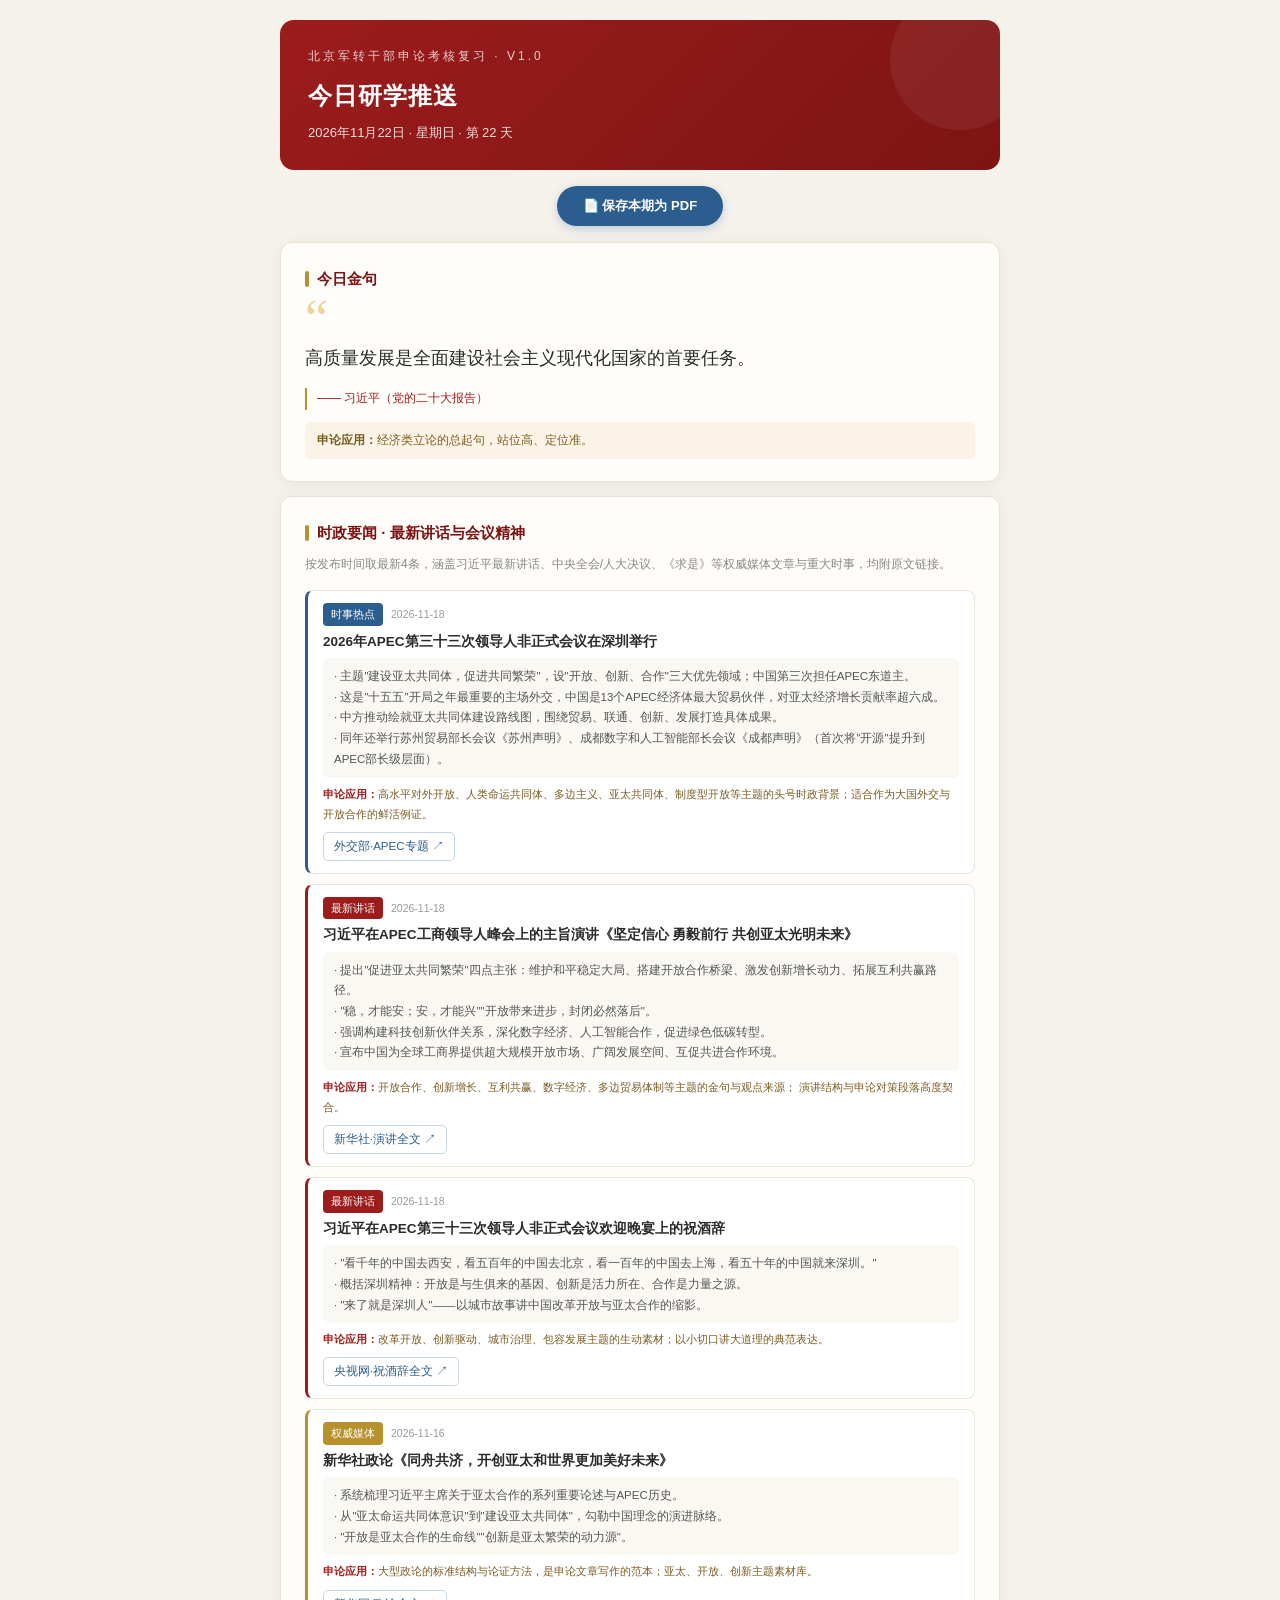
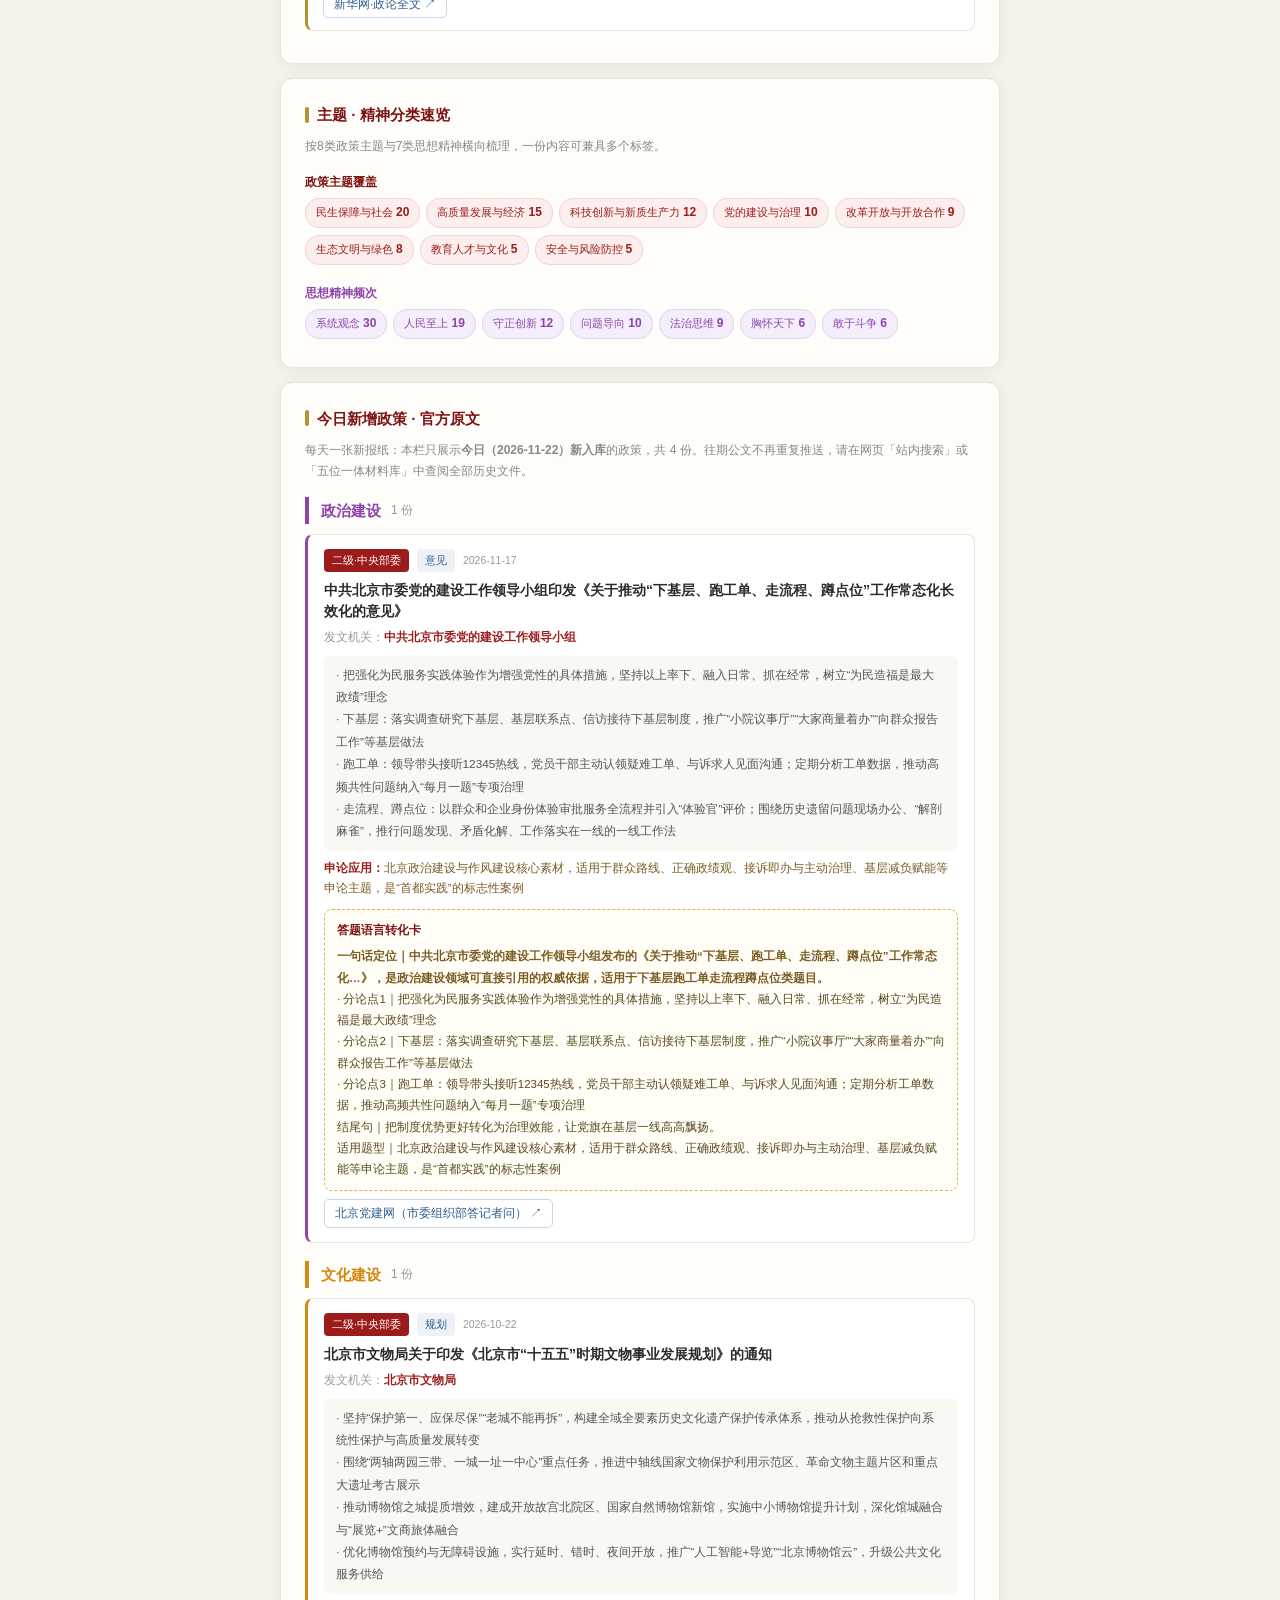
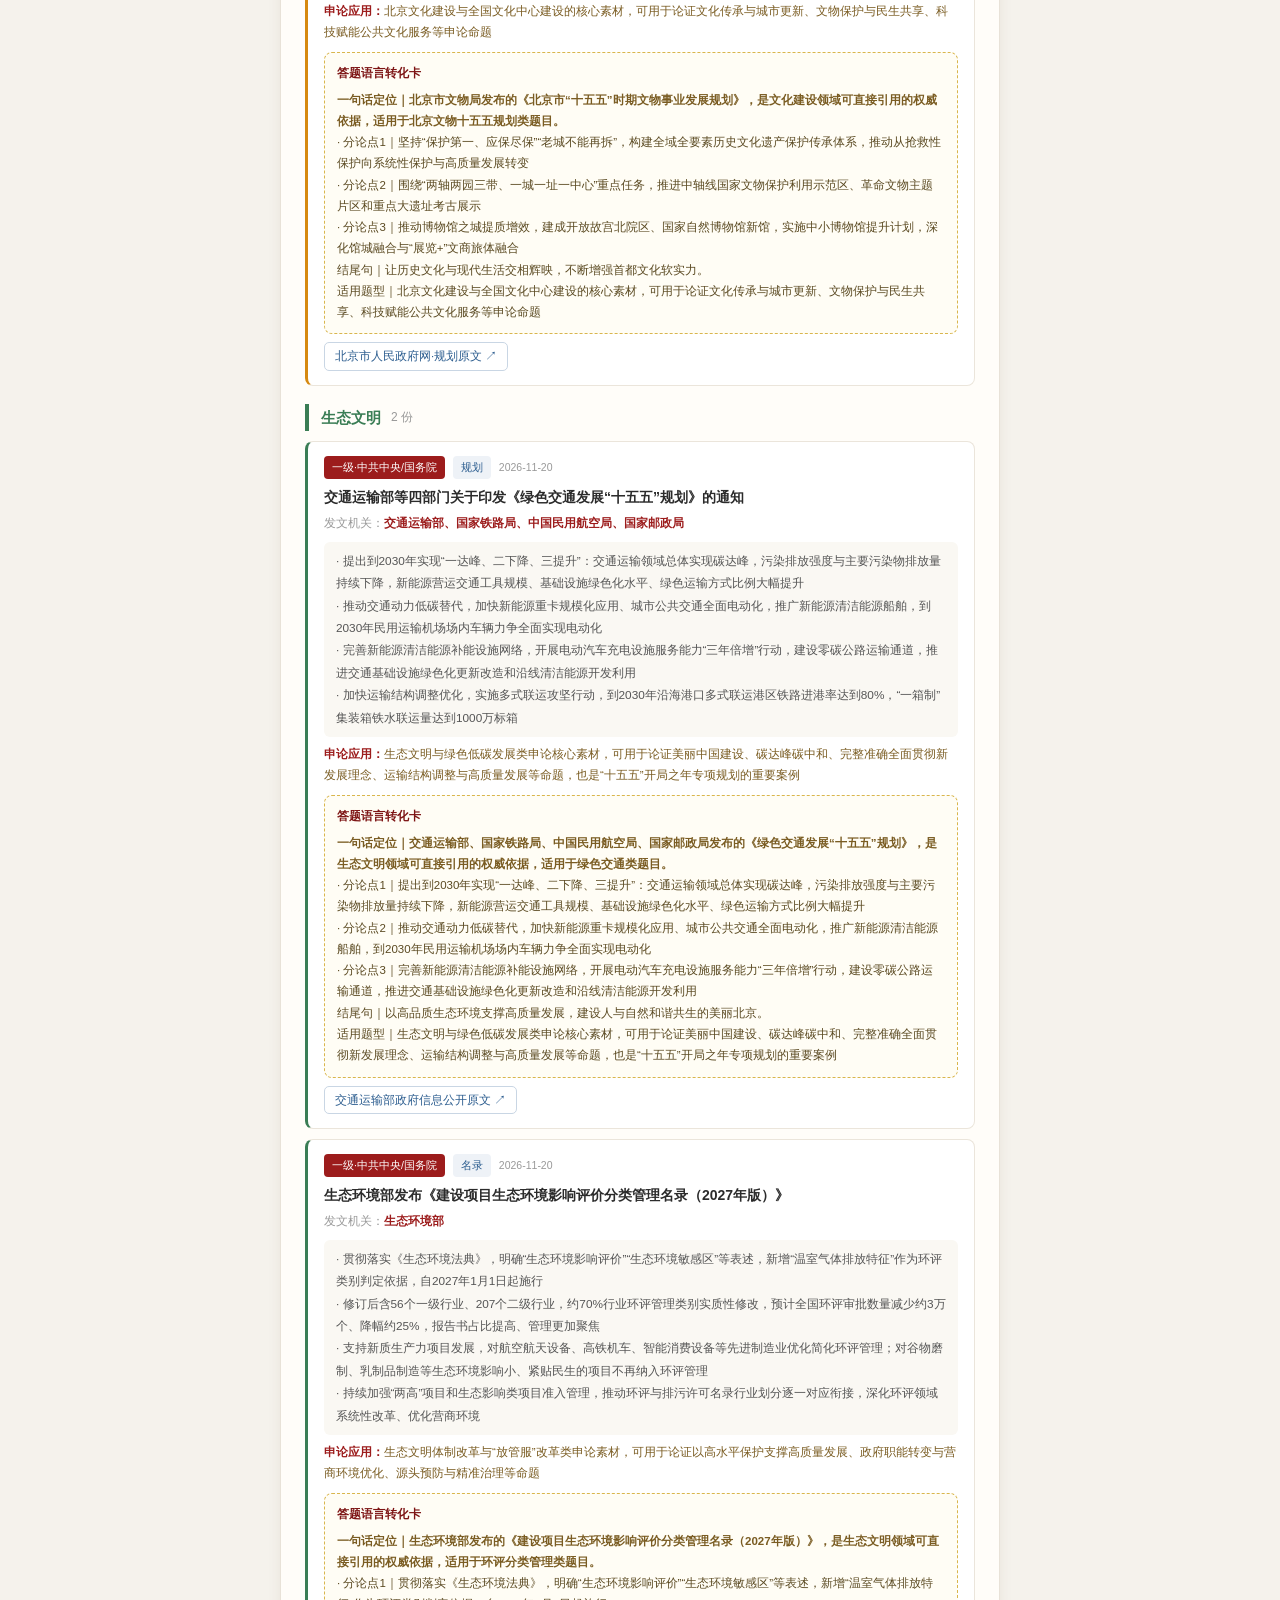
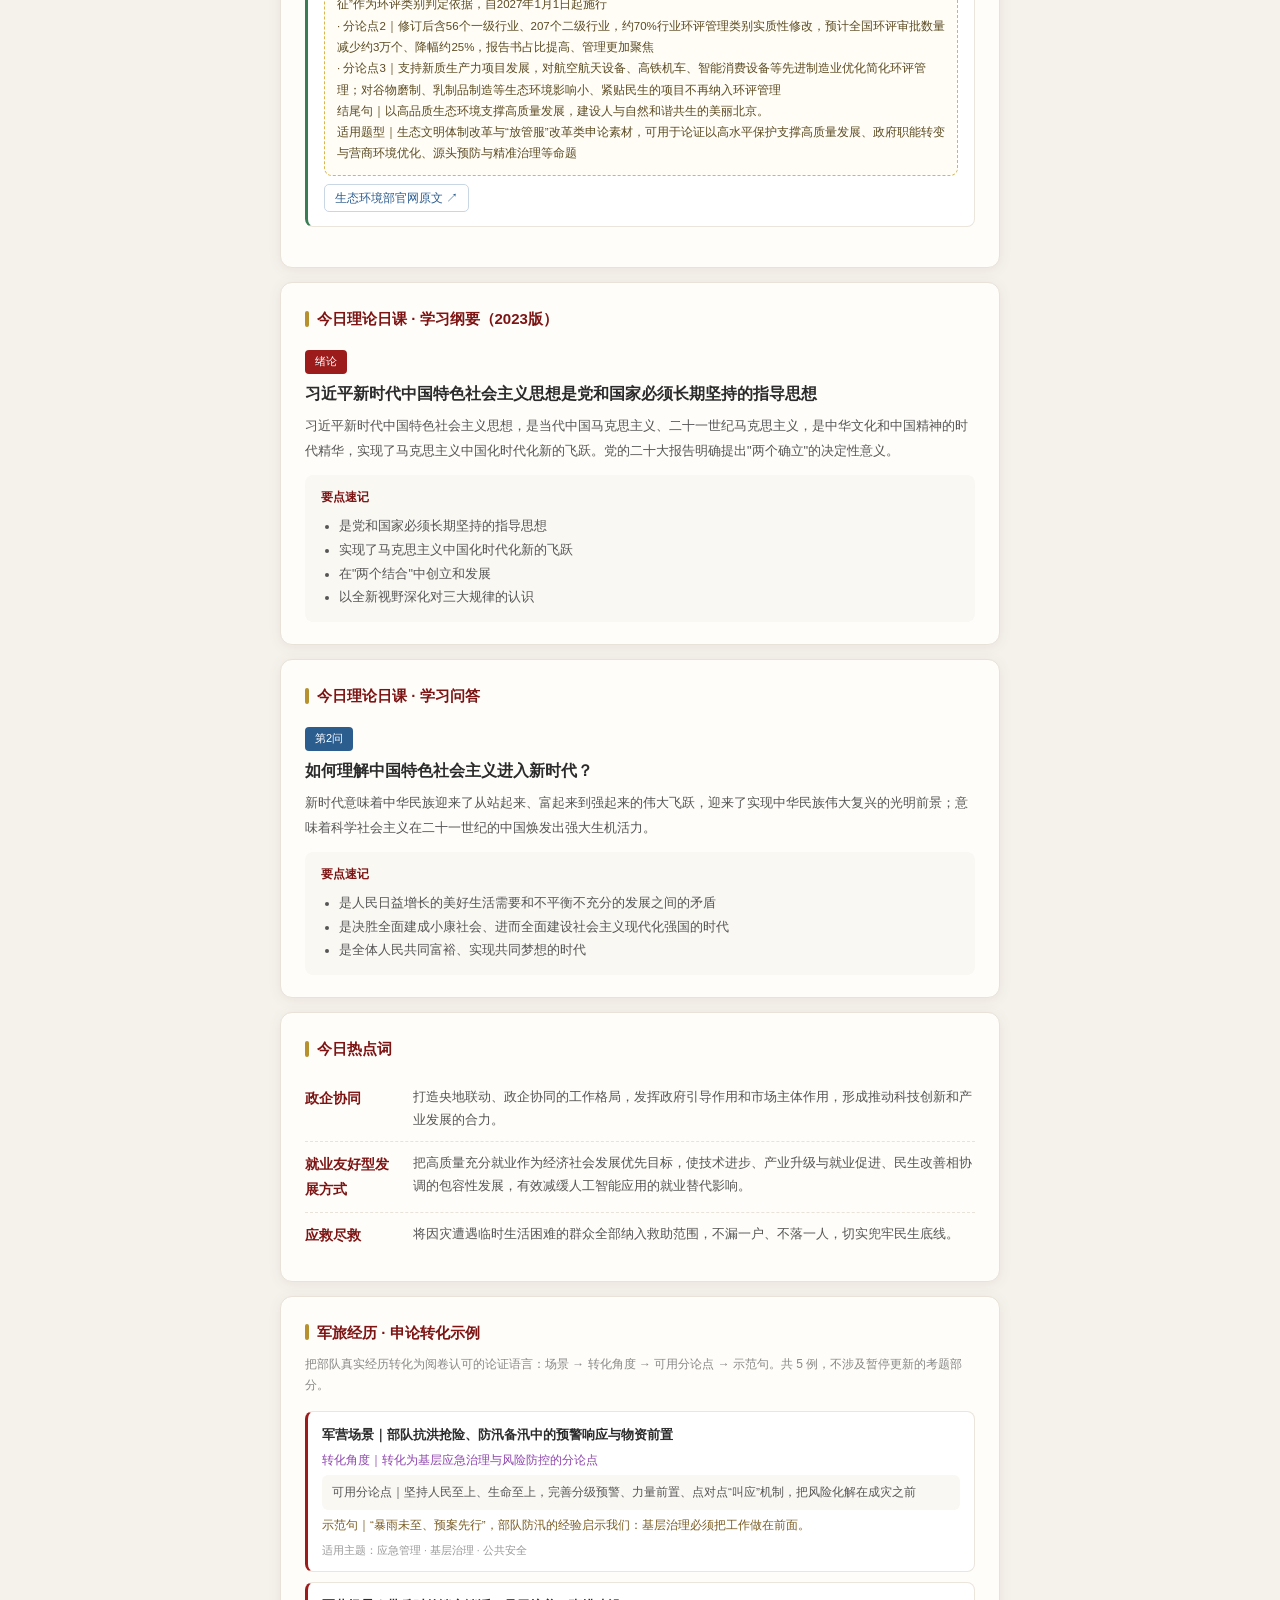
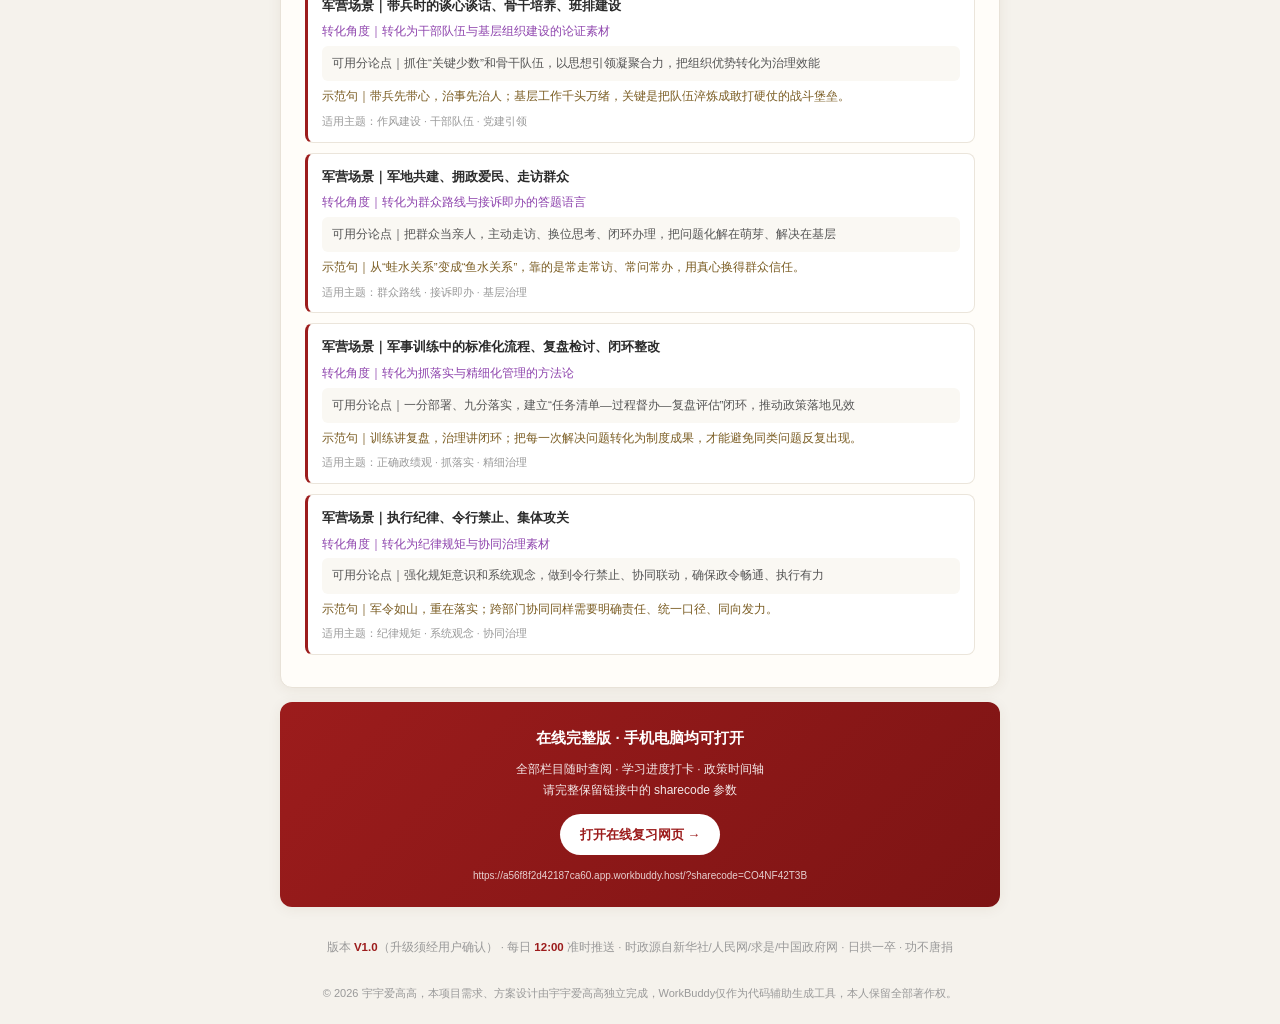
<file: 今日推送_2026-11-22.html>
<!DOCTYPE html>
<!-- 作者：宇宇爱高高，创建时间：2026-11-19，自主设计，AI辅助编码 -->
<html lang="zh-CN">
<head>
<meta charset="UTF-8">
<meta name="viewport" content="width=device-width,initial-scale=1.0">
<meta name="author" content="宇宇爱高高">
<meta name="copyright" content="© 2026 宇宇爱高高">
<meta name="generator" content="WorkBuddy，需求与设计由宇宇爱高高完成">
<title>军转申论·今日推送 11月22日</title>
<style>
*{margin:0;padding:0;box-sizing:border-box}
body{font-family:"PingFang SC","Microsoft YaHei",sans-serif;background:#f5f2ec;color:#2b2b2b;line-height:1.8;padding:20px}
.wrap{max-width:720px;margin:0 auto}
.hd{background:linear-gradient(135deg,#9c1c1c,#7d1414);color:#fff;border-radius:14px;padding:26px 28px;margin-bottom:16px;position:relative;overflow:hidden}
.hd::after{content:"";position:absolute;right:-30px;top:-30px;width:140px;height:140px;border-radius:50%;background:rgba(255,255,255,.06)}
.hd .kicker{font-size:12px;letter-spacing:3px;opacity:.8}
.hd h1{font-size:24px;margin:6px 0 4px;letter-spacing:1px}
.hd .date{font-size:13px;opacity:.85}
.card{background:#fffdf9;border:1px solid #e8e2d8;border-radius:12px;padding:22px 24px;margin-bottom:14px;box-shadow:0 2px 14px rgba(90,60,30,.07)}
.card h2{font-size:15px;color:#7d1414;display:flex;align-items:center;gap:8px;margin-bottom:14px}
.card h2::before{content:"";width:4px;height:16px;background:#b8912f;border-radius:2px}
.qmark{font-size:52px;color:#d9b64d;line-height:.5;font-family:Georgia,serif;opacity:.55}
.qtext{font-size:18px;line-height:2;font-weight:500;margin:8px 0 12px}
.qsrc{font-size:12px;color:#9c1c1c;border-left:2px solid #b8912f;padding-left:10px}
.quse{font-size:12px;color:#7a5c22;background:#fbf4e6;border-radius:6px;padding:8px 12px;margin-top:12px}
.badge{display:inline-block;font-size:11px;color:#fff;background:#9c1c1c;padding:2px 10px;border-radius:4px;margin-bottom:8px}
.badge.blue{background:#2c5d8f}
.stitle{font-size:16px;font-weight:700;line-height:1.5;margin-bottom:8px}
.sbody{font-size:13px;color:#555;line-height:1.9}
.pts{background:#faf8f3;border-radius:8px;padding:12px 16px;margin-top:12px}
.pts .h{font-size:12px;color:#7d1414;font-weight:700;margin-bottom:6px}
.pts ul{padding-left:18px;font-size:12.5px;color:#555;line-height:1.9}
.word{display:flex;gap:12px;align-items:flex-start;padding:10px 0;border-bottom:1px dashed #e8e2d8}
.word:last-child{border-bottom:none}
.word .n{font-size:14px;font-weight:700;color:#7d1414;min-width:96px}
.word .d{font-size:12.5px;color:#555}
.doc-overview{font-size:12px;color:#888;margin:-6px 0 14px}
.doc-group{margin-bottom:18px}
.doc-group-hd{display:flex;align-items:center;gap:10px;border-left:4px solid;padding-left:12px;margin-bottom:10px}
.dg-name{font-size:15px;font-weight:700}
.dg-count{font-size:12px;color:#999}
.doc-item{border:1px solid #ebe5db;border-left:3px solid;border-radius:8px;padding:14px 16px;margin-bottom:10px;background:#fff}
.doc-meta{display:flex;gap:8px;flex-wrap:wrap;align-items:center;margin-bottom:8px}
.tag{font-size:10.5px;padding:2px 8px;border-radius:4px;color:#fff;background:#9c1c1c}
.tag.type{background:#eef2f7;color:#2c5d8f}
.tag.date{background:transparent;color:#999;padding-left:0}
.doc-title{font-size:14px;font-weight:700;line-height:1.5;color:#2b2b2b;margin-bottom:5px}
.doc-org{font-size:11.5px;color:#999;margin-bottom:8px}
.doc-org b{color:#9c1c1c}
.doc-points{font-size:11.8px;color:#555;line-height:1.9;background:#faf8f3;border-radius:6px;padding:8px 12px}
.doc-use{font-size:11.5px;color:#7a5c22;margin-top:7px}
.doc-use b{color:#9c1c1c}
.answer-card{margin-top:10px;border:1px dashed #d9b64d;background:#fffdf5;border-radius:8px;padding:10px 12px;font-size:11.5px;color:#5b4a22;line-height:1.85}
.answer-card .ac-h{font-size:11.5px;color:#7d1414;font-weight:700;margin-bottom:5px}
.answer-card b{color:#7a5c22}
.mil-case{border:1px solid #ebe5db;border-left:3px solid #9c1c1c;border-radius:8px;padding:11px 14px;margin-bottom:10px;background:#fff}
.mil-case .mc-scene{font-size:13px;font-weight:700;color:#2b2b2b}
.mil-case .mc-transfer{font-size:11.5px;color:#8e44ad;margin:4px 0}
.mil-case .mc-thesis{font-size:11.8px;color:#555;background:#faf8f3;border-radius:6px;padding:7px 10px}
.mil-case .mc-demo{font-size:11.5px;color:#7a5c22;margin-top:5px}
.mil-case .mc-tags{font-size:10.5px;color:#999;margin-top:5px}
.doc-link{display:inline-block;margin-top:8px;font-size:11.5px;color:#2c5d8f;border:1px solid #c9d6e4;border-radius:5px;padding:3px 10px;text-decoration:none}
.stat-chip{display:inline-block;font-size:11px;padding:3px 10px;border-radius:14px;background:#fbeeec;color:#9c1c1c;margin:0 6px 6px 0;border:1px solid #f0d5d2}
.stat-chip b{font-size:12px}
.stat-chip.purple{background:#f4eefa;color:#8e44ad;border-color:#e3d4f0}
.affair-item{border:1px solid #ebe5db;border-left:3px solid;border-radius:8px;padding:12px 15px;margin-bottom:10px;background:#fff}
.af-meta{display:flex;gap:8px;align-items:center;margin-bottom:6px}
.af-cat{font-size:10.5px;color:#fff;padding:2px 8px;border-radius:4px}
.af-date{font-size:10.5px;color:#999}
.af-title{font-size:13.5px;font-weight:700;line-height:1.5;color:#2b2b2b;margin-bottom:6px}
.af-pts{font-size:11.5px;color:#555;line-height:1.8;background:#faf8f3;border-radius:6px;padding:8px 11px}
.af-use{font-size:11.2px;color:#7a5c22;margin-top:6px}
.af-use b{color:#9c1c1c}
.foot{text-align:center;font-size:11.5px;color:#999;padding:16px 0}
.foot b{color:#9c1c1c}
.save-pdf-bar{text-align:center;margin:0 0 16px}
.save-pdf-btn{display:inline-block;background:#2c5d8f;color:#fff;border:none;border-radius:22px;padding:11px 26px;font-size:13px;font-weight:700;cursor:pointer;box-shadow:0 3px 10px rgba(44,93,143,.25)}
.save-pdf-btn:hover{background:#1f4469}
@media print{
  @page{size:A4;margin:12mm 10mm}
  *{-webkit-print-color-adjust:exact!important;print-color-adjust:exact!important}
  body{background:#fff!important;padding:0!important;font-family:"Noto Sans CJK SC","PingFang SC","Microsoft YaHei",sans-serif!important}
  .wrap{max-width:100%!important}
  .save-pdf-bar{display:none!important}
  .card,.doc-item,.affair-item,.doc-group,.hd{break-inside:avoid;page-break-inside:avoid}
  .card{box-shadow:none!important}
}
</style>
</head>
<body>
<div class="wrap">
  <div class="hd">
    <div class="kicker">北京军转干部申论考核复习 · V1.0</div>
    <h1>今日研学推送</h1>
    <div class="date">2026年11月22日 · 星期日 · 第 22 天</div>
  </div>

  <div class="save-pdf-bar">
    <button class="save-pdf-btn" onclick="window.print()">📄 保存本期为 PDF</button>
  </div>

  <div class="card">
    <h2>今日金句</h2>
    <div class="qmark">“</div>
    <div class="qtext">高质量发展是全面建设社会主义现代化国家的首要任务。</div>
    <div class="qsrc">—— 习近平（党的二十大报告）</div>
    <div class="quse"><b>申论应用：</b>经济类立论的总起句，站位高、定位准。</div>
  </div>

  <div class="card">
    <h2>时政要闻 · 最新讲话与会议精神</h2>
    <div class="doc-overview">按发布时间取最新4条，涵盖习近平最新讲话、中央全会/人大决议、《求是》等权威媒体文章与重大时事，均附原文链接。</div>
    
  <div class="affair-item" style="border-left-color:#2c5d8f">
    <div class="af-meta">
      <span class="af-cat" style="background:#2c5d8f">时事热点</span>
      <span class="af-date">2026-11-18</span>
    </div>
    <div class="af-title">2026年APEC第三十三次领导人非正式会议在深圳举行</div>
    <div class="af-pts">· 主题"建设亚太共同体，促进共同繁荣"，设"开放、创新、合作"三大优先领域；中国第三次担任APEC东道主。<br>· 这是"十五五"开局之年最重要的主场外交，中国是13个APEC经济体最大贸易伙伴，对亚太经济增长贡献率超六成。<br>· 中方推动绘就亚太共同体建设路线图，围绕贸易、联通、创新、发展打造具体成果。<br>· 同年还举行苏州贸易部长会议《苏州声明》、成都数字和人工智能部长会议《成都声明》（首次将"开源"提升到APEC部长级层面）。</div>
    <div class="af-use"><b>申论应用：</b>高水平对外开放、人类命运共同体、多边主义、亚太共同体、制度型开放等主题的头号时政背景；适合作为大国外交与开放合作的鲜活例证。</div>
    <a class="doc-link" href="https://www.fmprc.gov.cn/gjhdq_676201/gjhdqzz_681964/lhg_682278/jbqk_682280/" target="_blank" rel="noopener">外交部·APEC专题 ↗</a>
  </div>
  <div class="affair-item" style="border-left-color:#9c1c1c">
    <div class="af-meta">
      <span class="af-cat" style="background:#9c1c1c">最新讲话</span>
      <span class="af-date">2026-11-18</span>
    </div>
    <div class="af-title">习近平在APEC工商领导人峰会上的主旨演讲《坚定信心 勇毅前行 共创亚太光明未来》</div>
    <div class="af-pts">· 提出"促进亚太共同繁荣"四点主张：维护和平稳定大局、搭建开放合作桥梁、激发创新增长动力、拓展互利共赢路径。<br>· "稳，才能安；安，才能兴""开放带来进步，封闭必然落后"。<br>· 强调构建科技创新伙伴关系，深化数字经济、人工智能合作，促进绿色低碳转型。<br>· 宣布中国为全球工商界提供超大规模开放市场、广阔发展空间、互促共进合作环境。</div>
    <div class="af-use"><b>申论应用：</b>开放合作、创新增长、互利共赢、数字经济、多边贸易体制等主题的金句与观点来源； 演讲结构与申论对策段落高度契合。</div>
    <a class="doc-link" href="https://www.news.cn/politics/leaders/20261118/656367581ebe4dcb8700fd9f59905ef6/c.html" target="_blank" rel="noopener">新华社·演讲全文 ↗</a>
  </div>
  <div class="affair-item" style="border-left-color:#9c1c1c">
    <div class="af-meta">
      <span class="af-cat" style="background:#9c1c1c">最新讲话</span>
      <span class="af-date">2026-11-18</span>
    </div>
    <div class="af-title">习近平在APEC第三十三次领导人非正式会议欢迎晚宴上的祝酒辞</div>
    <div class="af-pts">· "看千年的中国去西安，看五百年的中国去北京，看一百年的中国去上海，看五十年的中国就来深圳。"<br>· 概括深圳精神：开放是与生俱来的基因、创新是活力所在、合作是力量之源。<br>· "来了就是深圳人"——以城市故事讲中国改革开放与亚太合作的缩影。</div>
    <div class="af-use"><b>申论应用：</b>改革开放、创新驱动、城市治理、包容发展主题的生动素材；以小切口讲大道理的典范表达。</div>
    <a class="doc-link" href="https://news.cctv.cn/2026/11/18/ARTIrsW7RAq0j0XWYl220U7e261118.shtml" target="_blank" rel="noopener">央视网·祝酒辞全文 ↗</a>
  </div>
  <div class="affair-item" style="border-left-color:#b8912f">
    <div class="af-meta">
      <span class="af-cat" style="background:#b8912f">权威媒体</span>
      <span class="af-date">2026-11-16</span>
    </div>
    <div class="af-title">新华社政论《同舟共济，开创亚太和世界更加美好未来》</div>
    <div class="af-pts">· 系统梳理习近平主席关于亚太合作的系列重要论述与APEC历史。<br>· 从"亚太命运共同体意识"到"建设亚太共同体"，勾勒中国理念的演进脉络。<br>· "开放是亚太合作的生命线""创新是亚太繁荣的动力源"。</div>
    <div class="af-use"><b>申论应用：</b>大型政论的标准结构与论证方法，是申论文章写作的范本；亚太、开放、创新主题素材库。</div>
    <a class="doc-link" href="https://www.news.cn/world/20261116/2da9c629eb8a466ca08a1c7524896eae/c.html" target="_blank" rel="noopener">新华网·政论全文 ↗</a>
  </div>
  </div>

  <div class="card">
    <h2>主题 · 精神分类速览</h2>
    <div class="doc-overview">按8类政策主题与7类思想精神横向梳理，一份内容可兼具多个标签。</div>
    <div style="font-size:12px;color:#7d1414;font-weight:700;margin:6px 0 4px">政策主题覆盖</div>
    <div><span class="stat-chip">民生保障与社会 <b>20</b></span><span class="stat-chip">高质量发展与经济 <b>15</b></span><span class="stat-chip">科技创新与新质生产力 <b>12</b></span><span class="stat-chip">党的建设与治理 <b>10</b></span><span class="stat-chip">改革开放与开放合作 <b>9</b></span><span class="stat-chip">生态文明与绿色 <b>8</b></span><span class="stat-chip">教育人才与文化 <b>5</b></span><span class="stat-chip">安全与风险防控 <b>5</b></span></div>
    <div style="font-size:12px;color:#8e44ad;font-weight:700;margin:12px 0 4px">思想精神频次</div>
    <div><span class="stat-chip purple">系统观念 <b>30</b></span><span class="stat-chip purple">人民至上 <b>19</b></span><span class="stat-chip purple">守正创新 <b>12</b></span><span class="stat-chip purple">问题导向 <b>10</b></span><span class="stat-chip purple">法治思维 <b>9</b></span><span class="stat-chip purple">胸怀天下 <b>6</b></span><span class="stat-chip purple">敢于斗争 <b>6</b></span></div>
  </div>

  <div class="card">
    <h2>今日新增政策 · 官方原文</h2>
    <div class="doc-overview">每天一张新报纸：本栏只展示<b>今日（2026-11-22）新入库</b>的政策，共 4 份。往期公文不再重复推送，请在网页「站内搜索」或「五位一体材料库」中查阅全部历史文件。</div>
    
  <div class="doc-group">
    <div class="doc-group-hd" style="border-left-color:#8e44ad">
      <span class="dg-name" style="color:#8e44ad">政治建设</span>
      <span class="dg-count">1 份</span>
    </div>
    
      <div class="doc-item" style="border-left-color:#8e44ad">
        <div class="doc-meta">
          <span class="tag">二级·中央部委</span>
          <span class="tag type">意见</span>
          <span class="tag date">2026-11-17</span>
        </div>
        <div class="doc-title">中共北京市委党的建设工作领导小组印发《关于推动“下基层、跑工单、走流程、蹲点位”工作常态化长效化的意见》</div>
        <div class="doc-org">发文机关：<b>中共北京市委党的建设工作领导小组</b></div>
        <div class="doc-points">· 把强化为民服务实践体验作为增强党性的具体措施，坚持以上率下、融入日常、抓在经常，树立“为民造福是最大政绩”理念<br>· 下基层：落实调查研究下基层、基层联系点、信访接待下基层制度，推广“小院议事厅”“大家商量着办”“向群众报告工作”等基层做法<br>· 跑工单：领导带头接听12345热线，党员干部主动认领疑难工单、与诉求人见面沟通；定期分析工单数据，推动高频共性问题纳入“每月一题”专项治理<br>· 走流程、蹲点位：以群众和企业身份体验审批服务全流程并引入“体验官”评价；围绕历史遗留问题现场办公、“解剖麻雀”，推行问题发现、矛盾化解、工作落实在一线的一线工作法</div>
        <div class="doc-use"><b>申论应用：</b>北京政治建设与作风建设核心素材，适用于群众路线、正确政绩观、接诉即办与主动治理、基层减负赋能等申论主题，是“首都实践”的标志性案例</div>
        <div class="answer-card"><div class="ac-h">答题语言转化卡</div><div><b>一句话定位｜中共北京市委党的建设工作领导小组发布的《关于推动“下基层、跑工单、走流程、蹲点位”工作常态化…》，是政治建设领域可直接引用的权威依据，适用于下基层跑工单走流程蹲点位类题目。</b></div><div>· 分论点1｜把强化为民服务实践体验作为增强党性的具体措施，坚持以上率下、融入日常、抓在经常，树立“为民造福是最大政绩”理念<br>· 分论点2｜下基层：落实调查研究下基层、基层联系点、信访接待下基层制度，推广“小院议事厅”“大家商量着办”“向群众报告工作”等基层做法<br>· 分论点3｜跑工单：领导带头接听12345热线，党员干部主动认领疑难工单、与诉求人见面沟通；定期分析工单数据，推动高频共性问题纳入“每月一题”专项治理</div><div>结尾句｜把制度优势更好转化为治理效能，让党旗在基层一线高高飘扬。</div><div>适用题型｜北京政治建设与作风建设核心素材，适用于群众路线、正确政绩观、接诉即办与主动治理、基层减负赋能等申论主题，是“首都实践”的标志性案例</div></div>
        <a class="doc-link" href="https://www.bjdj.gov.cn/article/3000213804.html" target="_blank" rel="noopener">北京党建网（市委组织部答记者问） ↗</a>
      </div>
  </div>
  <div class="doc-group">
    <div class="doc-group-hd" style="border-left-color:#d68910">
      <span class="dg-name" style="color:#d68910">文化建设</span>
      <span class="dg-count">1 份</span>
    </div>
    
      <div class="doc-item" style="border-left-color:#d68910">
        <div class="doc-meta">
          <span class="tag">二级·中央部委</span>
          <span class="tag type">规划</span>
          <span class="tag date">2026-10-22</span>
        </div>
        <div class="doc-title">北京市文物局关于印发《北京市“十五五”时期文物事业发展规划》的通知</div>
        <div class="doc-org">发文机关：<b>北京市文物局</b></div>
        <div class="doc-points">· 坚持“保护第一、应保尽保”“老城不能再拆”，构建全域全要素历史文化遗产保护传承体系，推动从抢救性保护向系统性保护与高质量发展转变<br>· 围绕“两轴两园三带、一城一址一中心”重点任务，推进中轴线国家文物保护利用示范区、革命文物主题片区和重点大遗址考古展示<br>· 推动博物馆之城提质增效，建成开放故宫北院区、国家自然博物馆新馆，实施中小博物馆提升计划，深化馆城融合与“展览+”文商旅体融合<br>· 优化博物馆预约与无障碍设施，实行延时、错时、夜间开放，推广“人工智能+导览”“北京博物馆云”，升级公共文化服务供给</div>
        <div class="doc-use"><b>申论应用：</b>北京文化建设与全国文化中心建设的核心素材，可用于论证文化传承与城市更新、文物保护与民生共享、科技赋能公共文化服务等申论命题</div>
        <div class="answer-card"><div class="ac-h">答题语言转化卡</div><div><b>一句话定位｜北京市文物局发布的《北京市“十五五”时期文物事业发展规划》，是文化建设领域可直接引用的权威依据，适用于北京文物十五五规划类题目。</b></div><div>· 分论点1｜坚持“保护第一、应保尽保”“老城不能再拆”，构建全域全要素历史文化遗产保护传承体系，推动从抢救性保护向系统性保护与高质量发展转变<br>· 分论点2｜围绕“两轴两园三带、一城一址一中心”重点任务，推进中轴线国家文物保护利用示范区、革命文物主题片区和重点大遗址考古展示<br>· 分论点3｜推动博物馆之城提质增效，建成开放故宫北院区、国家自然博物馆新馆，实施中小博物馆提升计划，深化馆城融合与“展览+”文商旅体融合</div><div>结尾句｜让历史文化与现代生活交相辉映，不断增强首都文化软实力。</div><div>适用题型｜北京文化建设与全国文化中心建设的核心素材，可用于论证文化传承与城市更新、文物保护与民生共享、科技赋能公共文化服务等申论命题</div></div>
        <a class="doc-link" href="https://www.beijing.gov.cn/gongkai/guihua/wngh/qtgh/202610/t20261022_4914130.html" target="_blank" rel="noopener">北京市人民政府网·规划原文 ↗</a>
      </div>
  </div>
  <div class="doc-group">
    <div class="doc-group-hd" style="border-left-color:#3a7d55">
      <span class="dg-name" style="color:#3a7d55">生态文明</span>
      <span class="dg-count">2 份</span>
    </div>
    
      <div class="doc-item" style="border-left-color:#3a7d55">
        <div class="doc-meta">
          <span class="tag">一级·中共中央/国务院</span>
          <span class="tag type">规划</span>
          <span class="tag date">2026-11-20</span>
        </div>
        <div class="doc-title">交通运输部等四部门关于印发《绿色交通发展“十五五”规划》的通知</div>
        <div class="doc-org">发文机关：<b>交通运输部、国家铁路局、中国民用航空局、国家邮政局</b></div>
        <div class="doc-points">· 提出到2030年实现“一达峰、二下降、三提升”：交通运输领域总体实现碳达峰，污染排放强度与主要污染物排放量持续下降，新能源营运交通工具规模、基础设施绿色化水平、绿色运输方式比例大幅提升<br>· 推动交通动力低碳替代，加快新能源重卡规模化应用、城市公共交通全面电动化，推广新能源清洁能源船舶，到2030年民用运输机场场内车辆力争全面实现电动化<br>· 完善新能源清洁能源补能设施网络，开展电动汽车充电设施服务能力“三年倍增”行动，建设零碳公路运输通道，推进交通基础设施绿色化更新改造和沿线清洁能源开发利用<br>· 加快运输结构调整优化，实施多式联运攻坚行动，到2030年沿海港口多式联运港区铁路进港率达到80%，“一箱制”集装箱铁水联运量达到1000万标箱</div>
        <div class="doc-use"><b>申论应用：</b>生态文明与绿色低碳发展类申论核心素材，可用于论证美丽中国建设、碳达峰碳中和、完整准确全面贯彻新发展理念、运输结构调整与高质量发展等命题，也是“十五五”开局之年专项规划的重要案例</div>
        <div class="answer-card"><div class="ac-h">答题语言转化卡</div><div><b>一句话定位｜交通运输部、国家铁路局、中国民用航空局、国家邮政局发布的《绿色交通发展“十五五”规划》，是生态文明领域可直接引用的权威依据，适用于绿色交通类题目。</b></div><div>· 分论点1｜提出到2030年实现“一达峰、二下降、三提升”：交通运输领域总体实现碳达峰，污染排放强度与主要污染物排放量持续下降，新能源营运交通工具规模、基础设施绿色化水平、绿色运输方式比例大幅提升<br>· 分论点2｜推动交通动力低碳替代，加快新能源重卡规模化应用、城市公共交通全面电动化，推广新能源清洁能源船舶，到2030年民用运输机场场内车辆力争全面实现电动化<br>· 分论点3｜完善新能源清洁能源补能设施网络，开展电动汽车充电设施服务能力“三年倍增”行动，建设零碳公路运输通道，推进交通基础设施绿色化更新改造和沿线清洁能源开发利用</div><div>结尾句｜以高品质生态环境支撑高质量发展，建设人与自然和谐共生的美丽北京。</div><div>适用题型｜生态文明与绿色低碳发展类申论核心素材，可用于论证美丽中国建设、碳达峰碳中和、完整准确全面贯彻新发展理念、运输结构调整与高质量发展等命题，也是“十五五”开局之年专项规划的重要案例</div></div>
        <a class="doc-link" href="https://xxgk.mot.gov.cn/jigou/zhghs/202611/t20261120_4228121.html" target="_blank" rel="noopener">交通运输部政府信息公开原文 ↗</a>
      </div>
      <div class="doc-item" style="border-left-color:#3a7d55">
        <div class="doc-meta">
          <span class="tag">一级·中共中央/国务院</span>
          <span class="tag type">名录</span>
          <span class="tag date">2026-11-20</span>
        </div>
        <div class="doc-title">生态环境部发布《建设项目生态环境影响评价分类管理名录（2027年版）》</div>
        <div class="doc-org">发文机关：<b>生态环境部</b></div>
        <div class="doc-points">· 贯彻落实《生态环境法典》，明确“生态环境影响评价”“生态环境敏感区”等表述，新增“温室气体排放特征”作为环评类别判定依据，自2027年1月1日起施行<br>· 修订后含56个一级行业、207个二级行业，约70%行业环评管理类别实质性修改，预计全国环评审批数量减少约3万个、降幅约25%，报告书占比提高、管理更加聚焦<br>· 支持新质生产力项目发展，对航空航天设备、高铁机车、智能消费设备等先进制造业优化简化环评管理；对谷物磨制、乳制品制造等生态环境影响小、紧贴民生的项目不再纳入环评管理<br>· 持续加强“两高”项目和生态影响类项目准入管理，推动环评与排污许可名录行业划分逐一对应衔接，深化环评领域系统性改革、优化营商环境</div>
        <div class="doc-use"><b>申论应用：</b>生态文明体制改革与“放管服”改革类申论素材，可用于论证以高水平保护支撑高质量发展、政府职能转变与营商环境优化、源头预防与精准治理等命题</div>
        <div class="answer-card"><div class="ac-h">答题语言转化卡</div><div><b>一句话定位｜生态环境部发布的《建设项目生态环境影响评价分类管理名录（2027年版）》，是生态文明领域可直接引用的权威依据，适用于环评分类管理类题目。</b></div><div>· 分论点1｜贯彻落实《生态环境法典》，明确“生态环境影响评价”“生态环境敏感区”等表述，新增“温室气体排放特征”作为环评类别判定依据，自2027年1月1日起施行<br>· 分论点2｜修订后含56个一级行业、207个二级行业，约70%行业环评管理类别实质性修改，预计全国环评审批数量减少约3万个、降幅约25%，报告书占比提高、管理更加聚焦<br>· 分论点3｜支持新质生产力项目发展，对航空航天设备、高铁机车、智能消费设备等先进制造业优化简化环评管理；对谷物磨制、乳制品制造等生态环境影响小、紧贴民生的项目不再纳入环评管理</div><div>结尾句｜以高品质生态环境支撑高质量发展，建设人与自然和谐共生的美丽北京。</div><div>适用题型｜生态文明体制改革与“放管服”改革类申论素材，可用于论证以高水平保护支撑高质量发展、政府职能转变与营商环境优化、源头预防与精准治理等命题</div></div>
        <a class="doc-link" href="https://www.mee.gov.cn/ywgz/hjyxpj/jsxmhjyxpj/jsgldt/202611/t20261120_1187126.shtml" target="_blank" rel="noopener">生态环境部官网原文 ↗</a>
      </div>
  </div>
  </div>

  <div class="card">
    <h2>今日理论日课 · 学习纲要（2023版）</h2>
    <span class="badge">绪论</span>
    <div class="stitle">习近平新时代中国特色社会主义思想是党和国家必须长期坚持的指导思想</div>
    <div class="sbody">习近平新时代中国特色社会主义思想，是当代中国马克思主义、二十一世纪马克思主义，是中华文化和中国精神的时代精华，实现了马克思主义中国化时代化新的飞跃。党的二十大报告明确提出"两个确立"的决定性意义。</div>
    <div class="pts"><div class="h">要点速记</div><ul><li>是党和国家必须长期坚持的指导思想</li><li>实现了马克思主义中国化时代化新的飞跃</li><li>在"两个结合"中创立和发展</li><li>以全新视野深化对三大规律的认识</li></ul></div>
  </div>

  <div class="card">
    <h2>今日理论日课 · 学习问答</h2>
    <span class="badge blue">第2问</span>
    <div class="stitle">如何理解中国特色社会主义进入新时代？</div>
    <div class="sbody">新时代意味着中华民族迎来了从站起来、富起来到强起来的伟大飞跃，迎来了实现中华民族伟大复兴的光明前景；意味着科学社会主义在二十一世纪的中国焕发出强大生机活力。</div>
    <div class="pts"><div class="h">要点速记</div><ul><li>是人民日益增长的美好生活需要和不平衡不充分的发展之间的矛盾</li><li>是决胜全面建成小康社会、进而全面建设社会主义现代化强国的时代</li><li>是全体人民共同富裕、实现共同梦想的时代</li></ul></div>
  </div>

  <div class="card">
    <h2>今日热点词</h2>
    <div class="word"><div class="n">政企协同</div><div class="d">打造央地联动、政企协同的工作格局，发挥政府引导作用和市场主体作用，形成推动科技创新和产业发展的合力。</div></div><div class="word"><div class="n">就业友好型发展方式</div><div class="d">把高质量充分就业作为经济社会发展优先目标，使技术进步、产业升级与就业促进、民生改善相协调的包容性发展，有效减缓人工智能应用的就业替代影响。</div></div><div class="word"><div class="n">应救尽救</div><div class="d">将因灾遭遇临时生活困难的群众全部纳入救助范围，不漏一户、不落一人，切实兜牢民生底线。</div></div>
  </div>

  <div class="card">
    <h2>军旅经历 · 申论转化示例</h2>
    <div class="doc-overview">把部队真实经历转化为阅卷认可的论证语言：场景 → 转化角度 → 可用分论点 → 示范句。共 5 例，不涉及暂停更新的考题部分。</div>
    
      <div class="mil-case">
        <div class="mc-scene">军营场景｜部队抗洪抢险、防汛备汛中的预警响应与物资前置</div>
        <div class="mc-transfer">转化角度｜转化为基层应急治理与风险防控的分论点</div>
        <div class="mc-thesis">可用分论点｜坚持人民至上、生命至上，完善分级预警、力量前置、点对点“叫应”机制，把风险化解在成灾之前</div>
        <div class="mc-demo">示范句｜“暴雨未至、预案先行”，部队防汛的经验启示我们：基层治理必须把工作做在前面。</div>
        <div class="mc-tags">适用主题：应急管理 · 基层治理 · 公共安全</div>
      </div>
      <div class="mil-case">
        <div class="mc-scene">军营场景｜带兵时的谈心谈话、骨干培养、班排建设</div>
        <div class="mc-transfer">转化角度｜转化为干部队伍与基层组织建设的论证素材</div>
        <div class="mc-thesis">可用分论点｜抓住“关键少数”和骨干队伍，以思想引领凝聚合力，把组织优势转化为治理效能</div>
        <div class="mc-demo">示范句｜带兵先带心，治事先治人；基层工作千头万绪，关键是把队伍淬炼成敢打硬仗的战斗堡垒。</div>
        <div class="mc-tags">适用主题：作风建设 · 干部队伍 · 党建引领</div>
      </div>
      <div class="mil-case">
        <div class="mc-scene">军营场景｜军地共建、拥政爱民、走访群众</div>
        <div class="mc-transfer">转化角度｜转化为群众路线与接诉即办的答题语言</div>
        <div class="mc-thesis">可用分论点｜把群众当亲人，主动走访、换位思考、闭环办理，把问题化解在萌芽、解决在基层</div>
        <div class="mc-demo">示范句｜从“蛙水关系”变成“鱼水关系”，靠的是常走常访、常问常办，用真心换得群众信任。</div>
        <div class="mc-tags">适用主题：群众路线 · 接诉即办 · 基层治理</div>
      </div>
      <div class="mil-case">
        <div class="mc-scene">军营场景｜军事训练中的标准化流程、复盘检讨、闭环整改</div>
        <div class="mc-transfer">转化角度｜转化为抓落实与精细化管理的方法论</div>
        <div class="mc-thesis">可用分论点｜一分部署、九分落实，建立“任务清单—过程督办—复盘评估”闭环，推动政策落地见效</div>
        <div class="mc-demo">示范句｜训练讲复盘，治理讲闭环；把每一次解决问题转化为制度成果，才能避免同类问题反复出现。</div>
        <div class="mc-tags">适用主题：正确政绩观 · 抓落实 · 精细治理</div>
      </div>
      <div class="mil-case">
        <div class="mc-scene">军营场景｜执行纪律、令行禁止、集体攻关</div>
        <div class="mc-transfer">转化角度｜转化为纪律规矩与协同治理素材</div>
        <div class="mc-thesis">可用分论点｜强化规矩意识和系统观念，做到令行禁止、协同联动，确保政令畅通、执行有力</div>
        <div class="mc-demo">示范句｜军令如山，重在落实；跨部门协同同样需要明确责任、统一口径、同向发力。</div>
        <div class="mc-tags">适用主题：纪律规矩 · 系统观念 · 协同治理</div>
      </div>
  </div>

  <div class="card" style="text-align:center;background:linear-gradient(135deg,#9c1c1c,#7d1414);color:#fff;border:none">
    <div style="font-size:15px;font-weight:700;margin-bottom:8px">在线完整版 · 手机电脑均可打开</div>
    <div style="font-size:12px;opacity:.9;line-height:1.7;margin-bottom:14px">全部栏目随时查阅 · 学习进度打卡 · 政策时间轴<br>请完整保留链接中的 sharecode 参数</div>
    <a href="https://a56f8f2d42187ca60.app.workbuddy.host/?sharecode=CO4NF42T3B" style="display:inline-block;background:#fff;color:#9c1c1c;padding:9px 20px;border-radius:22px;text-decoration:none;font-size:13px;font-weight:700">打开在线复习网页 →</a>
    <div style="font-size:10px;opacity:.8;margin-top:12px;word-break:break-all">https://a56f8f2d42187ca60.app.workbuddy.host/?sharecode=CO4NF42T3B</div>
  </div>

  <div class="foot">版本 <b>V1.0</b>（升级须经用户确认） · 每日 <b>12:00</b> 准时推送 · 时政源自新华社/人民网/求是/中国政府网 · 日拱一卒 · 功不唐捐</div>
  <div style="text-align:center;margin-top:10px;font-size:11px;color:#999;line-height:1.8">© 2026 宇宇爱高高，本项目需求、方案设计由宇宇爱高高独立完成，WorkBuddy仅作为代码辅助生成工具，本人保留全部著作权。</div>
</div>
</body>
</html>
</file>
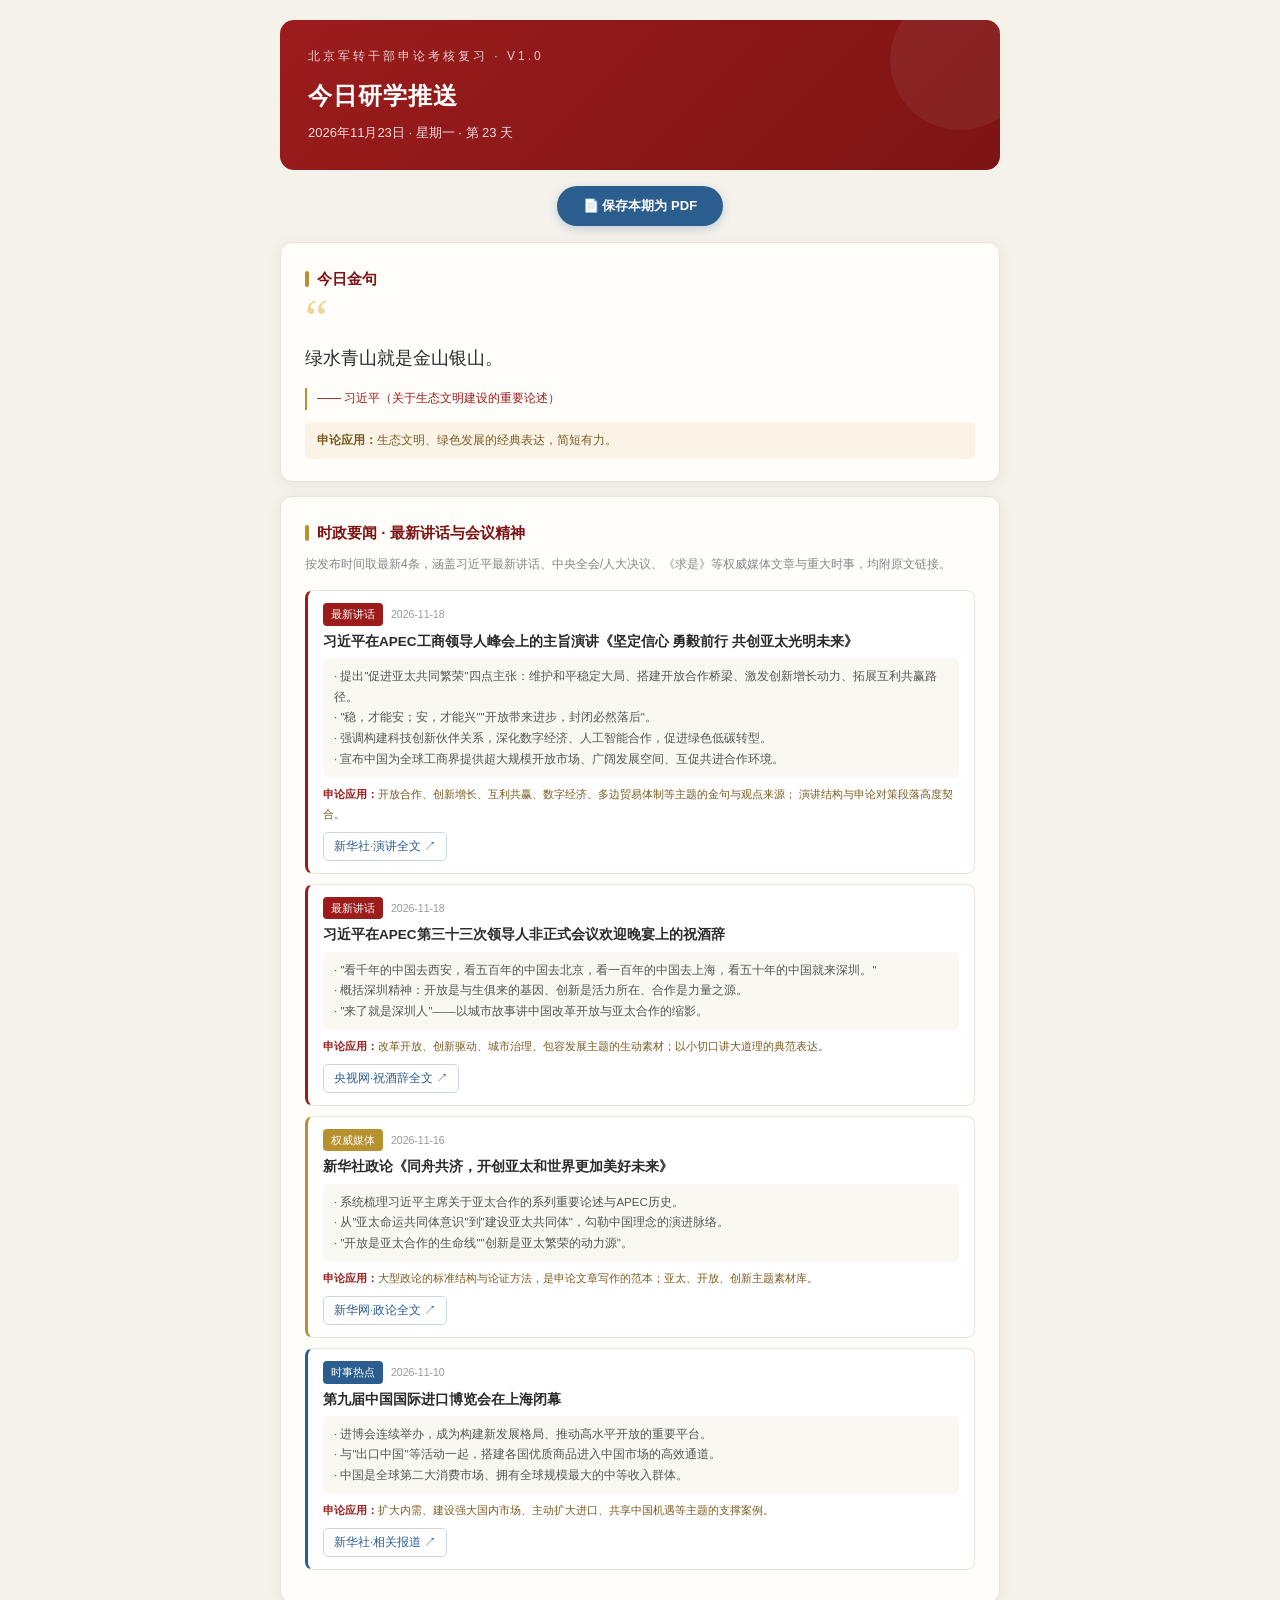
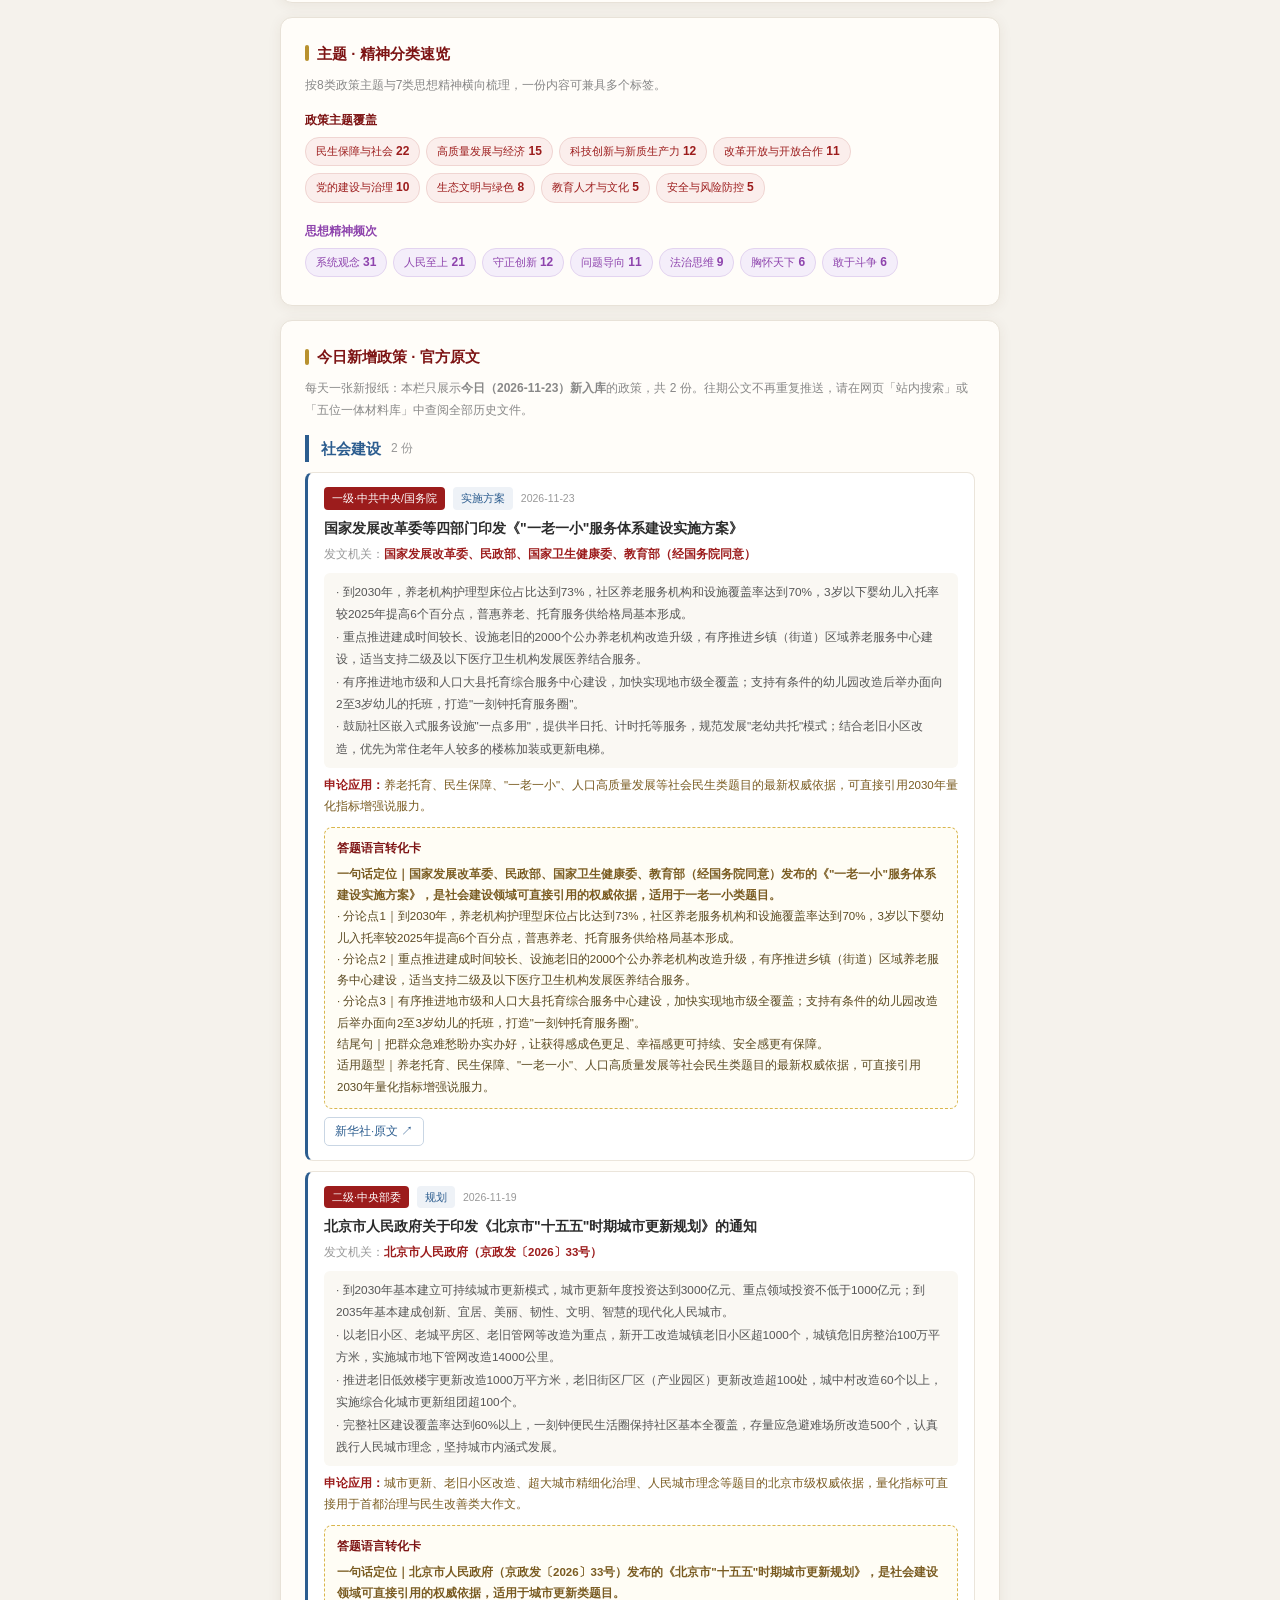
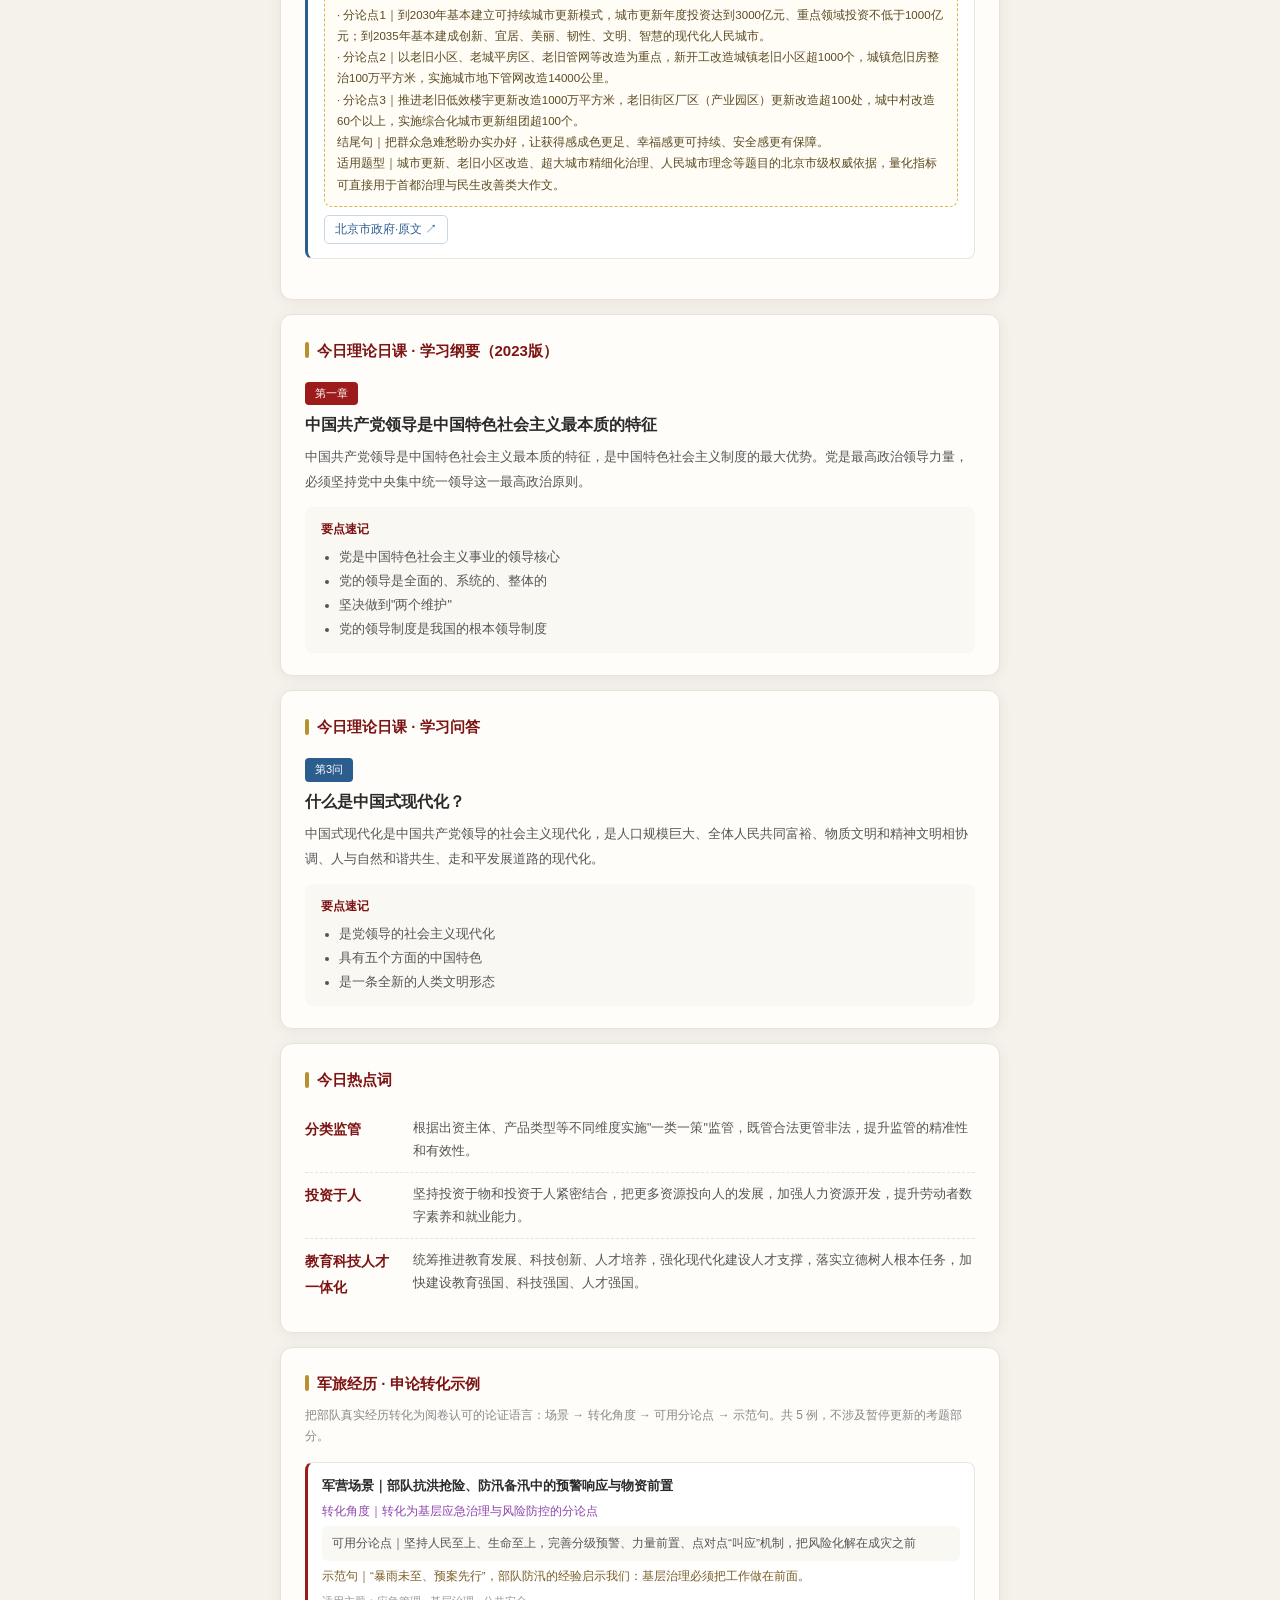
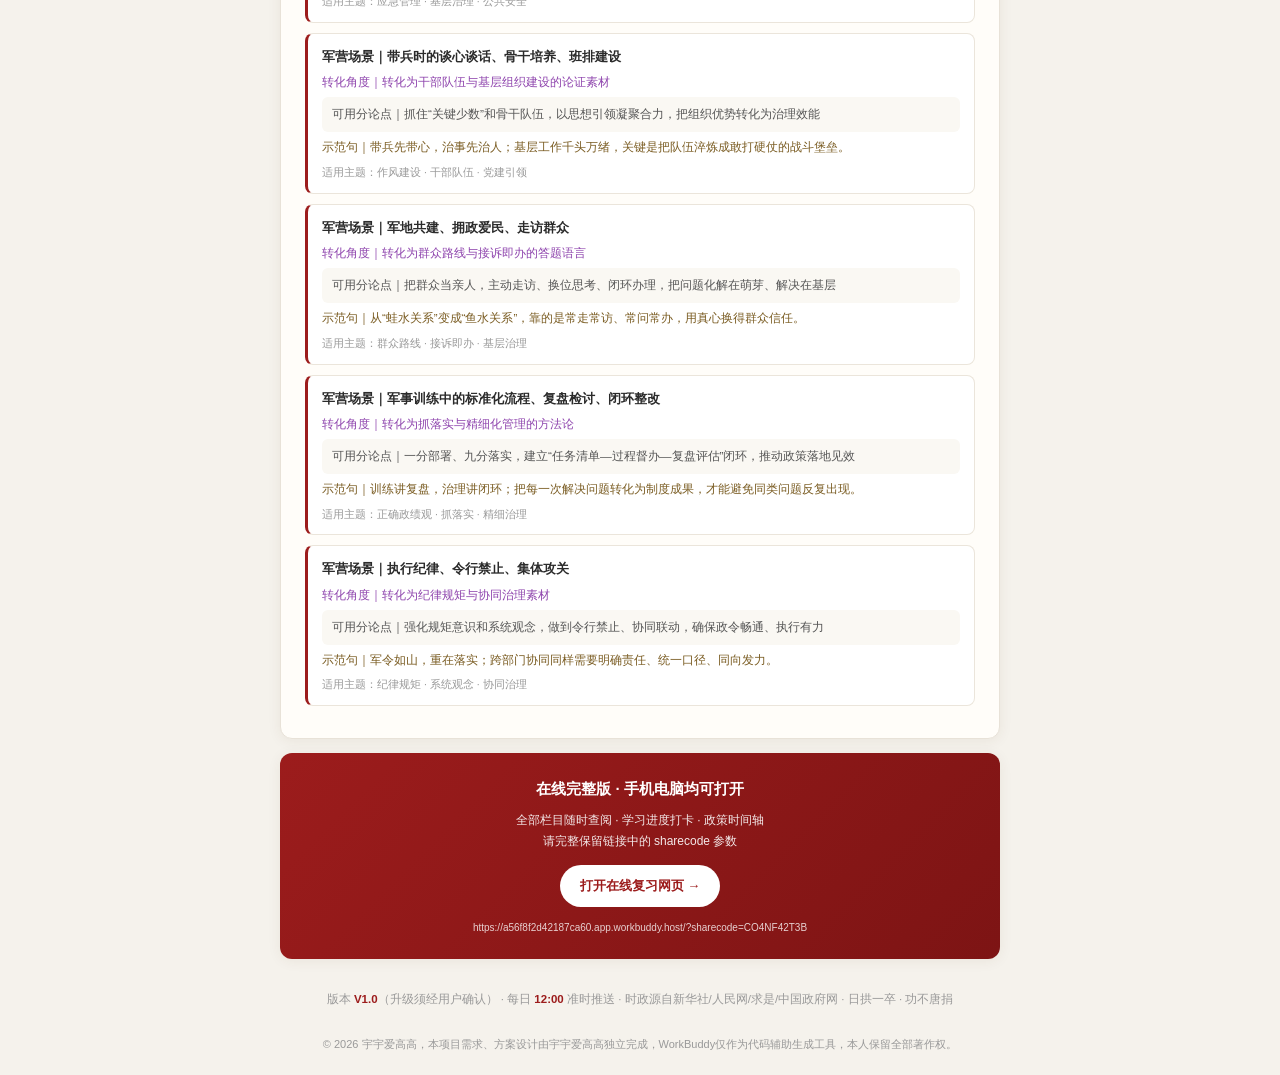
<file: 今日推送_2026-11-23.html>
<!DOCTYPE html>
<!-- 作者：宇宇爱高高，创建时间：2026-11-19，自主设计，AI辅助编码 -->
<html lang="zh-CN">
<head>
<meta charset="UTF-8">
<meta name="viewport" content="width=device-width,initial-scale=1.0">
<meta name="author" content="宇宇爱高高">
<meta name="copyright" content="© 2026 宇宇爱高高">
<meta name="generator" content="WorkBuddy，需求与设计由宇宇爱高高完成">
<title>军转申论·今日推送 11月23日</title>
<style>
*{margin:0;padding:0;box-sizing:border-box}
body{font-family:"PingFang SC","Microsoft YaHei",sans-serif;background:#f5f2ec;color:#2b2b2b;line-height:1.8;padding:20px}
.wrap{max-width:720px;margin:0 auto}
.hd{background:linear-gradient(135deg,#9c1c1c,#7d1414);color:#fff;border-radius:14px;padding:26px 28px;margin-bottom:16px;position:relative;overflow:hidden}
.hd::after{content:"";position:absolute;right:-30px;top:-30px;width:140px;height:140px;border-radius:50%;background:rgba(255,255,255,.06)}
.hd .kicker{font-size:12px;letter-spacing:3px;opacity:.8}
.hd h1{font-size:24px;margin:6px 0 4px;letter-spacing:1px}
.hd .date{font-size:13px;opacity:.85}
.card{background:#fffdf9;border:1px solid #e8e2d8;border-radius:12px;padding:22px 24px;margin-bottom:14px;box-shadow:0 2px 14px rgba(90,60,30,.07)}
.card h2{font-size:15px;color:#7d1414;display:flex;align-items:center;gap:8px;margin-bottom:14px}
.card h2::before{content:"";width:4px;height:16px;background:#b8912f;border-radius:2px}
.qmark{font-size:52px;color:#d9b64d;line-height:.5;font-family:Georgia,serif;opacity:.55}
.qtext{font-size:18px;line-height:2;font-weight:500;margin:8px 0 12px}
.qsrc{font-size:12px;color:#9c1c1c;border-left:2px solid #b8912f;padding-left:10px}
.quse{font-size:12px;color:#7a5c22;background:#fbf4e6;border-radius:6px;padding:8px 12px;margin-top:12px}
.badge{display:inline-block;font-size:11px;color:#fff;background:#9c1c1c;padding:2px 10px;border-radius:4px;margin-bottom:8px}
.badge.blue{background:#2c5d8f}
.stitle{font-size:16px;font-weight:700;line-height:1.5;margin-bottom:8px}
.sbody{font-size:13px;color:#555;line-height:1.9}
.pts{background:#faf8f3;border-radius:8px;padding:12px 16px;margin-top:12px}
.pts .h{font-size:12px;color:#7d1414;font-weight:700;margin-bottom:6px}
.pts ul{padding-left:18px;font-size:12.5px;color:#555;line-height:1.9}
.word{display:flex;gap:12px;align-items:flex-start;padding:10px 0;border-bottom:1px dashed #e8e2d8}
.word:last-child{border-bottom:none}
.word .n{font-size:14px;font-weight:700;color:#7d1414;min-width:96px}
.word .d{font-size:12.5px;color:#555}
.doc-overview{font-size:12px;color:#888;margin:-6px 0 14px}
.doc-group{margin-bottom:18px}
.doc-group-hd{display:flex;align-items:center;gap:10px;border-left:4px solid;padding-left:12px;margin-bottom:10px}
.dg-name{font-size:15px;font-weight:700}
.dg-count{font-size:12px;color:#999}
.doc-item{border:1px solid #ebe5db;border-left:3px solid;border-radius:8px;padding:14px 16px;margin-bottom:10px;background:#fff}
.doc-meta{display:flex;gap:8px;flex-wrap:wrap;align-items:center;margin-bottom:8px}
.tag{font-size:10.5px;padding:2px 8px;border-radius:4px;color:#fff;background:#9c1c1c}
.tag.type{background:#eef2f7;color:#2c5d8f}
.tag.date{background:transparent;color:#999;padding-left:0}
.doc-title{font-size:14px;font-weight:700;line-height:1.5;color:#2b2b2b;margin-bottom:5px}
.doc-org{font-size:11.5px;color:#999;margin-bottom:8px}
.doc-org b{color:#9c1c1c}
.doc-points{font-size:11.8px;color:#555;line-height:1.9;background:#faf8f3;border-radius:6px;padding:8px 12px}
.doc-use{font-size:11.5px;color:#7a5c22;margin-top:7px}
.doc-use b{color:#9c1c1c}
.answer-card{margin-top:10px;border:1px dashed #d9b64d;background:#fffdf5;border-radius:8px;padding:10px 12px;font-size:11.5px;color:#5b4a22;line-height:1.85}
.answer-card .ac-h{font-size:11.5px;color:#7d1414;font-weight:700;margin-bottom:5px}
.answer-card b{color:#7a5c22}
.mil-case{border:1px solid #ebe5db;border-left:3px solid #9c1c1c;border-radius:8px;padding:11px 14px;margin-bottom:10px;background:#fff}
.mil-case .mc-scene{font-size:13px;font-weight:700;color:#2b2b2b}
.mil-case .mc-transfer{font-size:11.5px;color:#8e44ad;margin:4px 0}
.mil-case .mc-thesis{font-size:11.8px;color:#555;background:#faf8f3;border-radius:6px;padding:7px 10px}
.mil-case .mc-demo{font-size:11.5px;color:#7a5c22;margin-top:5px}
.mil-case .mc-tags{font-size:10.5px;color:#999;margin-top:5px}
.doc-link{display:inline-block;margin-top:8px;font-size:11.5px;color:#2c5d8f;border:1px solid #c9d6e4;border-radius:5px;padding:3px 10px;text-decoration:none}
.stat-chip{display:inline-block;font-size:11px;padding:3px 10px;border-radius:14px;background:#fbeeec;color:#9c1c1c;margin:0 6px 6px 0;border:1px solid #f0d5d2}
.stat-chip b{font-size:12px}
.stat-chip.purple{background:#f4eefa;color:#8e44ad;border-color:#e3d4f0}
.affair-item{border:1px solid #ebe5db;border-left:3px solid;border-radius:8px;padding:12px 15px;margin-bottom:10px;background:#fff}
.af-meta{display:flex;gap:8px;align-items:center;margin-bottom:6px}
.af-cat{font-size:10.5px;color:#fff;padding:2px 8px;border-radius:4px}
.af-date{font-size:10.5px;color:#999}
.af-title{font-size:13.5px;font-weight:700;line-height:1.5;color:#2b2b2b;margin-bottom:6px}
.af-pts{font-size:11.5px;color:#555;line-height:1.8;background:#faf8f3;border-radius:6px;padding:8px 11px}
.af-use{font-size:11.2px;color:#7a5c22;margin-top:6px}
.af-use b{color:#9c1c1c}
.foot{text-align:center;font-size:11.5px;color:#999;padding:16px 0}
.foot b{color:#9c1c1c}
.save-pdf-bar{text-align:center;margin:0 0 16px}
.save-pdf-btn{display:inline-block;background:#2c5d8f;color:#fff;border:none;border-radius:22px;padding:11px 26px;font-size:13px;font-weight:700;cursor:pointer;box-shadow:0 3px 10px rgba(44,93,143,.25)}
.save-pdf-btn:hover{background:#1f4469}
@media print{
  @page{size:A4;margin:12mm 10mm}
  *{-webkit-print-color-adjust:exact!important;print-color-adjust:exact!important}
  body{background:#fff!important;padding:0!important;font-family:"Noto Sans CJK SC","PingFang SC","Microsoft YaHei",sans-serif!important}
  .wrap{max-width:100%!important}
  .save-pdf-bar{display:none!important}
  .card,.doc-item,.affair-item,.doc-group,.hd{break-inside:avoid;page-break-inside:avoid}
  .card{box-shadow:none!important}
}
</style>
</head>
<body>
<div class="wrap">
  <div class="hd">
    <div class="kicker">北京军转干部申论考核复习 · V1.0</div>
    <h1>今日研学推送</h1>
    <div class="date">2026年11月23日 · 星期一 · 第 23 天</div>
  </div>

  <div class="save-pdf-bar">
    <button class="save-pdf-btn" onclick="window.print()">📄 保存本期为 PDF</button>
  </div>

  <div class="card">
    <h2>今日金句</h2>
    <div class="qmark">“</div>
    <div class="qtext">绿水青山就是金山银山。</div>
    <div class="qsrc">—— 习近平（关于生态文明建设的重要论述）</div>
    <div class="quse"><b>申论应用：</b>生态文明、绿色发展的经典表达，简短有力。</div>
  </div>

  <div class="card">
    <h2>时政要闻 · 最新讲话与会议精神</h2>
    <div class="doc-overview">按发布时间取最新4条，涵盖习近平最新讲话、中央全会/人大决议、《求是》等权威媒体文章与重大时事，均附原文链接。</div>
    
  <div class="affair-item" style="border-left-color:#9c1c1c">
    <div class="af-meta">
      <span class="af-cat" style="background:#9c1c1c">最新讲话</span>
      <span class="af-date">2026-11-18</span>
    </div>
    <div class="af-title">习近平在APEC工商领导人峰会上的主旨演讲《坚定信心 勇毅前行 共创亚太光明未来》</div>
    <div class="af-pts">· 提出"促进亚太共同繁荣"四点主张：维护和平稳定大局、搭建开放合作桥梁、激发创新增长动力、拓展互利共赢路径。<br>· "稳，才能安；安，才能兴""开放带来进步，封闭必然落后"。<br>· 强调构建科技创新伙伴关系，深化数字经济、人工智能合作，促进绿色低碳转型。<br>· 宣布中国为全球工商界提供超大规模开放市场、广阔发展空间、互促共进合作环境。</div>
    <div class="af-use"><b>申论应用：</b>开放合作、创新增长、互利共赢、数字经济、多边贸易体制等主题的金句与观点来源； 演讲结构与申论对策段落高度契合。</div>
    <a class="doc-link" href="https://www.news.cn/politics/leaders/20261118/656367581ebe4dcb8700fd9f59905ef6/c.html" target="_blank" rel="noopener">新华社·演讲全文 ↗</a>
  </div>
  <div class="affair-item" style="border-left-color:#9c1c1c">
    <div class="af-meta">
      <span class="af-cat" style="background:#9c1c1c">最新讲话</span>
      <span class="af-date">2026-11-18</span>
    </div>
    <div class="af-title">习近平在APEC第三十三次领导人非正式会议欢迎晚宴上的祝酒辞</div>
    <div class="af-pts">· "看千年的中国去西安，看五百年的中国去北京，看一百年的中国去上海，看五十年的中国就来深圳。"<br>· 概括深圳精神：开放是与生俱来的基因、创新是活力所在、合作是力量之源。<br>· "来了就是深圳人"——以城市故事讲中国改革开放与亚太合作的缩影。</div>
    <div class="af-use"><b>申论应用：</b>改革开放、创新驱动、城市治理、包容发展主题的生动素材；以小切口讲大道理的典范表达。</div>
    <a class="doc-link" href="https://news.cctv.cn/2026/11/18/ARTIrsW7RAq0j0XWYl220U7e261118.shtml" target="_blank" rel="noopener">央视网·祝酒辞全文 ↗</a>
  </div>
  <div class="affair-item" style="border-left-color:#b8912f">
    <div class="af-meta">
      <span class="af-cat" style="background:#b8912f">权威媒体</span>
      <span class="af-date">2026-11-16</span>
    </div>
    <div class="af-title">新华社政论《同舟共济，开创亚太和世界更加美好未来》</div>
    <div class="af-pts">· 系统梳理习近平主席关于亚太合作的系列重要论述与APEC历史。<br>· 从"亚太命运共同体意识"到"建设亚太共同体"，勾勒中国理念的演进脉络。<br>· "开放是亚太合作的生命线""创新是亚太繁荣的动力源"。</div>
    <div class="af-use"><b>申论应用：</b>大型政论的标准结构与论证方法，是申论文章写作的范本；亚太、开放、创新主题素材库。</div>
    <a class="doc-link" href="https://www.news.cn/world/20261116/2da9c629eb8a466ca08a1c7524896eae/c.html" target="_blank" rel="noopener">新华网·政论全文 ↗</a>
  </div>
  <div class="affair-item" style="border-left-color:#2c5d8f">
    <div class="af-meta">
      <span class="af-cat" style="background:#2c5d8f">时事热点</span>
      <span class="af-date">2026-11-10</span>
    </div>
    <div class="af-title">第九届中国国际进口博览会在上海闭幕</div>
    <div class="af-pts">· 进博会连续举办，成为构建新发展格局、推动高水平开放的重要平台。<br>· 与"出口中国"等活动一起，搭建各国优质商品进入中国市场的高效通道。<br>· 中国是全球第二大消费市场、拥有全球规模最大的中等收入群体。</div>
    <div class="af-use"><b>申论应用：</b>扩大内需、建设强大国内市场、主动扩大进口、共享中国机遇等主题的支撑案例。</div>
    <a class="doc-link" href="https://www.news.cn/world/20261116/2da9c629eb8a466ca08a1c7524896eae/c.html" target="_blank" rel="noopener">新华社·相关报道 ↗</a>
  </div>
  </div>

  <div class="card">
    <h2>主题 · 精神分类速览</h2>
    <div class="doc-overview">按8类政策主题与7类思想精神横向梳理，一份内容可兼具多个标签。</div>
    <div style="font-size:12px;color:#7d1414;font-weight:700;margin:6px 0 4px">政策主题覆盖</div>
    <div><span class="stat-chip">民生保障与社会 <b>22</b></span><span class="stat-chip">高质量发展与经济 <b>15</b></span><span class="stat-chip">科技创新与新质生产力 <b>12</b></span><span class="stat-chip">改革开放与开放合作 <b>11</b></span><span class="stat-chip">党的建设与治理 <b>10</b></span><span class="stat-chip">生态文明与绿色 <b>8</b></span><span class="stat-chip">教育人才与文化 <b>5</b></span><span class="stat-chip">安全与风险防控 <b>5</b></span></div>
    <div style="font-size:12px;color:#8e44ad;font-weight:700;margin:12px 0 4px">思想精神频次</div>
    <div><span class="stat-chip purple">系统观念 <b>31</b></span><span class="stat-chip purple">人民至上 <b>21</b></span><span class="stat-chip purple">守正创新 <b>12</b></span><span class="stat-chip purple">问题导向 <b>11</b></span><span class="stat-chip purple">法治思维 <b>9</b></span><span class="stat-chip purple">胸怀天下 <b>6</b></span><span class="stat-chip purple">敢于斗争 <b>6</b></span></div>
  </div>

  <div class="card">
    <h2>今日新增政策 · 官方原文</h2>
    <div class="doc-overview">每天一张新报纸：本栏只展示<b>今日（2026-11-23）新入库</b>的政策，共 2 份。往期公文不再重复推送，请在网页「站内搜索」或「五位一体材料库」中查阅全部历史文件。</div>
    
  <div class="doc-group">
    <div class="doc-group-hd" style="border-left-color:#2c5d8f">
      <span class="dg-name" style="color:#2c5d8f">社会建设</span>
      <span class="dg-count">2 份</span>
    </div>
    
      <div class="doc-item" style="border-left-color:#2c5d8f">
        <div class="doc-meta">
          <span class="tag">一级·中共中央/国务院</span>
          <span class="tag type">实施方案</span>
          <span class="tag date">2026-11-23</span>
        </div>
        <div class="doc-title">国家发展改革委等四部门印发《"一老一小"服务体系建设实施方案》</div>
        <div class="doc-org">发文机关：<b>国家发展改革委、民政部、国家卫生健康委、教育部（经国务院同意）</b></div>
        <div class="doc-points">· 到2030年，养老机构护理型床位占比达到73%，社区养老服务机构和设施覆盖率达到70%，3岁以下婴幼儿入托率较2025年提高6个百分点，普惠养老、托育服务供给格局基本形成。<br>· 重点推进建成时间较长、设施老旧的2000个公办养老机构改造升级，有序推进乡镇（街道）区域养老服务中心建设，适当支持二级及以下医疗卫生机构发展医养结合服务。<br>· 有序推进地市级和人口大县托育综合服务中心建设，加快实现地市级全覆盖；支持有条件的幼儿园改造后举办面向2至3岁幼儿的托班，打造"一刻钟托育服务圈"。<br>· 鼓励社区嵌入式服务设施"一点多用"，提供半日托、计时托等服务，规范发展"老幼共托"模式；结合老旧小区改造，优先为常住老年人较多的楼栋加装或更新电梯。</div>
        <div class="doc-use"><b>申论应用：</b>养老托育、民生保障、"一老一小"、人口高质量发展等社会民生类题目的最新权威依据，可直接引用2030年量化指标增强说服力。</div>
        <div class="answer-card"><div class="ac-h">答题语言转化卡</div><div><b>一句话定位｜国家发展改革委、民政部、国家卫生健康委、教育部（经国务院同意）发布的《"一老一小"服务体系建设实施方案》，是社会建设领域可直接引用的权威依据，适用于一老一小类题目。</b></div><div>· 分论点1｜到2030年，养老机构护理型床位占比达到73%，社区养老服务机构和设施覆盖率达到70%，3岁以下婴幼儿入托率较2025年提高6个百分点，普惠养老、托育服务供给格局基本形成。<br>· 分论点2｜重点推进建成时间较长、设施老旧的2000个公办养老机构改造升级，有序推进乡镇（街道）区域养老服务中心建设，适当支持二级及以下医疗卫生机构发展医养结合服务。<br>· 分论点3｜有序推进地市级和人口大县托育综合服务中心建设，加快实现地市级全覆盖；支持有条件的幼儿园改造后举办面向2至3岁幼儿的托班，打造"一刻钟托育服务圈"。</div><div>结尾句｜把群众急难愁盼办实办好，让获得感成色更足、幸福感更可持续、安全感更有保障。</div><div>适用题型｜养老托育、民生保障、"一老一小"、人口高质量发展等社会民生类题目的最新权威依据，可直接引用2030年量化指标增强说服力。</div></div>
        <a class="doc-link" href="https://www.news.cn/politics/20261123/84556c5b06974476bf1c1010333a3d62/c.html" target="_blank" rel="noopener">新华社·原文 ↗</a>
      </div>
      <div class="doc-item" style="border-left-color:#2c5d8f">
        <div class="doc-meta">
          <span class="tag">二级·中央部委</span>
          <span class="tag type">规划</span>
          <span class="tag date">2026-11-19</span>
        </div>
        <div class="doc-title">北京市人民政府关于印发《北京市"十五五"时期城市更新规划》的通知</div>
        <div class="doc-org">发文机关：<b>北京市人民政府（京政发〔2026〕33号）</b></div>
        <div class="doc-points">· 到2030年基本建立可持续城市更新模式，城市更新年度投资达到3000亿元、重点领域投资不低于1000亿元；到2035年基本建成创新、宜居、美丽、韧性、文明、智慧的现代化人民城市。<br>· 以老旧小区、老城平房区、老旧管网等改造为重点，新开工改造城镇老旧小区超1000个，城镇危旧房整治100万平方米，实施城市地下管网改造14000公里。<br>· 推进老旧低效楼宇更新改造1000万平方米，老旧街区厂区（产业园区）更新改造超100处，城中村改造60个以上，实施综合化城市更新组团超100个。<br>· 完整社区建设覆盖率达到60%以上，一刻钟便民生活圈保持社区基本全覆盖，存量应急避难场所改造500个，认真践行人民城市理念，坚持城市内涵式发展。</div>
        <div class="doc-use"><b>申论应用：</b>城市更新、老旧小区改造、超大城市精细化治理、人民城市理念等题目的北京市级权威依据，量化指标可直接用于首都治理与民生改善类大作文。</div>
        <div class="answer-card"><div class="ac-h">答题语言转化卡</div><div><b>一句话定位｜北京市人民政府（京政发〔2026〕33号）发布的《北京市"十五五"时期城市更新规划》，是社会建设领域可直接引用的权威依据，适用于城市更新类题目。</b></div><div>· 分论点1｜到2030年基本建立可持续城市更新模式，城市更新年度投资达到3000亿元、重点领域投资不低于1000亿元；到2035年基本建成创新、宜居、美丽、韧性、文明、智慧的现代化人民城市。<br>· 分论点2｜以老旧小区、老城平房区、老旧管网等改造为重点，新开工改造城镇老旧小区超1000个，城镇危旧房整治100万平方米，实施城市地下管网改造14000公里。<br>· 分论点3｜推进老旧低效楼宇更新改造1000万平方米，老旧街区厂区（产业园区）更新改造超100处，城中村改造60个以上，实施综合化城市更新组团超100个。</div><div>结尾句｜把群众急难愁盼办实办好，让获得感成色更足、幸福感更可持续、安全感更有保障。</div><div>适用题型｜城市更新、老旧小区改造、超大城市精细化治理、人民城市理念等题目的北京市级权威依据，量化指标可直接用于首都治理与民生改善类大作文。</div></div>
        <a class="doc-link" href="https://www.beijing.gov.cn/zhengce/gfxwj/202611/t20261123_4955122.html" target="_blank" rel="noopener">北京市政府·原文 ↗</a>
      </div>
  </div>
  </div>

  <div class="card">
    <h2>今日理论日课 · 学习纲要（2023版）</h2>
    <span class="badge">第一章</span>
    <div class="stitle">中国共产党领导是中国特色社会主义最本质的特征</div>
    <div class="sbody">中国共产党领导是中国特色社会主义最本质的特征，是中国特色社会主义制度的最大优势。党是最高政治领导力量，必须坚持党中央集中统一领导这一最高政治原则。</div>
    <div class="pts"><div class="h">要点速记</div><ul><li>党是中国特色社会主义事业的领导核心</li><li>党的领导是全面的、系统的、整体的</li><li>坚决做到"两个维护"</li><li>党的领导制度是我国的根本领导制度</li></ul></div>
  </div>

  <div class="card">
    <h2>今日理论日课 · 学习问答</h2>
    <span class="badge blue">第3问</span>
    <div class="stitle">什么是中国式现代化？</div>
    <div class="sbody">中国式现代化是中国共产党领导的社会主义现代化，是人口规模巨大、全体人民共同富裕、物质文明和精神文明相协调、人与自然和谐共生、走和平发展道路的现代化。</div>
    <div class="pts"><div class="h">要点速记</div><ul><li>是党领导的社会主义现代化</li><li>具有五个方面的中国特色</li><li>是一条全新的人类文明形态</li></ul></div>
  </div>

  <div class="card">
    <h2>今日热点词</h2>
    <div class="word"><div class="n">分类监管</div><div class="d">根据出资主体、产品类型等不同维度实施"一类一策"监管，既管合法更管非法，提升监管的精准性和有效性。</div></div><div class="word"><div class="n">投资于人</div><div class="d">坚持投资于物和投资于人紧密结合，把更多资源投向人的发展，加强人力资源开发，提升劳动者数字素养和就业能力。</div></div><div class="word"><div class="n">教育科技人才一体化</div><div class="d">统筹推进教育发展、科技创新、人才培养，强化现代化建设人才支撑，落实立德树人根本任务，加快建设教育强国、科技强国、人才强国。</div></div>
  </div>

  <div class="card">
    <h2>军旅经历 · 申论转化示例</h2>
    <div class="doc-overview">把部队真实经历转化为阅卷认可的论证语言：场景 → 转化角度 → 可用分论点 → 示范句。共 5 例，不涉及暂停更新的考题部分。</div>
    
      <div class="mil-case">
        <div class="mc-scene">军营场景｜部队抗洪抢险、防汛备汛中的预警响应与物资前置</div>
        <div class="mc-transfer">转化角度｜转化为基层应急治理与风险防控的分论点</div>
        <div class="mc-thesis">可用分论点｜坚持人民至上、生命至上，完善分级预警、力量前置、点对点“叫应”机制，把风险化解在成灾之前</div>
        <div class="mc-demo">示范句｜“暴雨未至、预案先行”，部队防汛的经验启示我们：基层治理必须把工作做在前面。</div>
        <div class="mc-tags">适用主题：应急管理 · 基层治理 · 公共安全</div>
      </div>
      <div class="mil-case">
        <div class="mc-scene">军营场景｜带兵时的谈心谈话、骨干培养、班排建设</div>
        <div class="mc-transfer">转化角度｜转化为干部队伍与基层组织建设的论证素材</div>
        <div class="mc-thesis">可用分论点｜抓住“关键少数”和骨干队伍，以思想引领凝聚合力，把组织优势转化为治理效能</div>
        <div class="mc-demo">示范句｜带兵先带心，治事先治人；基层工作千头万绪，关键是把队伍淬炼成敢打硬仗的战斗堡垒。</div>
        <div class="mc-tags">适用主题：作风建设 · 干部队伍 · 党建引领</div>
      </div>
      <div class="mil-case">
        <div class="mc-scene">军营场景｜军地共建、拥政爱民、走访群众</div>
        <div class="mc-transfer">转化角度｜转化为群众路线与接诉即办的答题语言</div>
        <div class="mc-thesis">可用分论点｜把群众当亲人，主动走访、换位思考、闭环办理，把问题化解在萌芽、解决在基层</div>
        <div class="mc-demo">示范句｜从“蛙水关系”变成“鱼水关系”，靠的是常走常访、常问常办，用真心换得群众信任。</div>
        <div class="mc-tags">适用主题：群众路线 · 接诉即办 · 基层治理</div>
      </div>
      <div class="mil-case">
        <div class="mc-scene">军营场景｜军事训练中的标准化流程、复盘检讨、闭环整改</div>
        <div class="mc-transfer">转化角度｜转化为抓落实与精细化管理的方法论</div>
        <div class="mc-thesis">可用分论点｜一分部署、九分落实，建立“任务清单—过程督办—复盘评估”闭环，推动政策落地见效</div>
        <div class="mc-demo">示范句｜训练讲复盘，治理讲闭环；把每一次解决问题转化为制度成果，才能避免同类问题反复出现。</div>
        <div class="mc-tags">适用主题：正确政绩观 · 抓落实 · 精细治理</div>
      </div>
      <div class="mil-case">
        <div class="mc-scene">军营场景｜执行纪律、令行禁止、集体攻关</div>
        <div class="mc-transfer">转化角度｜转化为纪律规矩与协同治理素材</div>
        <div class="mc-thesis">可用分论点｜强化规矩意识和系统观念，做到令行禁止、协同联动，确保政令畅通、执行有力</div>
        <div class="mc-demo">示范句｜军令如山，重在落实；跨部门协同同样需要明确责任、统一口径、同向发力。</div>
        <div class="mc-tags">适用主题：纪律规矩 · 系统观念 · 协同治理</div>
      </div>
  </div>

  <div class="card" style="text-align:center;background:linear-gradient(135deg,#9c1c1c,#7d1414);color:#fff;border:none">
    <div style="font-size:15px;font-weight:700;margin-bottom:8px">在线完整版 · 手机电脑均可打开</div>
    <div style="font-size:12px;opacity:.9;line-height:1.7;margin-bottom:14px">全部栏目随时查阅 · 学习进度打卡 · 政策时间轴<br>请完整保留链接中的 sharecode 参数</div>
    <a href="https://a56f8f2d42187ca60.app.workbuddy.host/?sharecode=CO4NF42T3B" style="display:inline-block;background:#fff;color:#9c1c1c;padding:9px 20px;border-radius:22px;text-decoration:none;font-size:13px;font-weight:700">打开在线复习网页 →</a>
    <div style="font-size:10px;opacity:.8;margin-top:12px;word-break:break-all">https://a56f8f2d42187ca60.app.workbuddy.host/?sharecode=CO4NF42T3B</div>
  </div>

  <div class="foot">版本 <b>V1.0</b>（升级须经用户确认） · 每日 <b>12:00</b> 准时推送 · 时政源自新华社/人民网/求是/中国政府网 · 日拱一卒 · 功不唐捐</div>
  <div style="text-align:center;margin-top:10px;font-size:11px;color:#999;line-height:1.8">© 2026 宇宇爱高高，本项目需求、方案设计由宇宇爱高高独立完成，WorkBuddy仅作为代码辅助生成工具，本人保留全部著作权。</div>
</div>
</body>
</html>
</file>
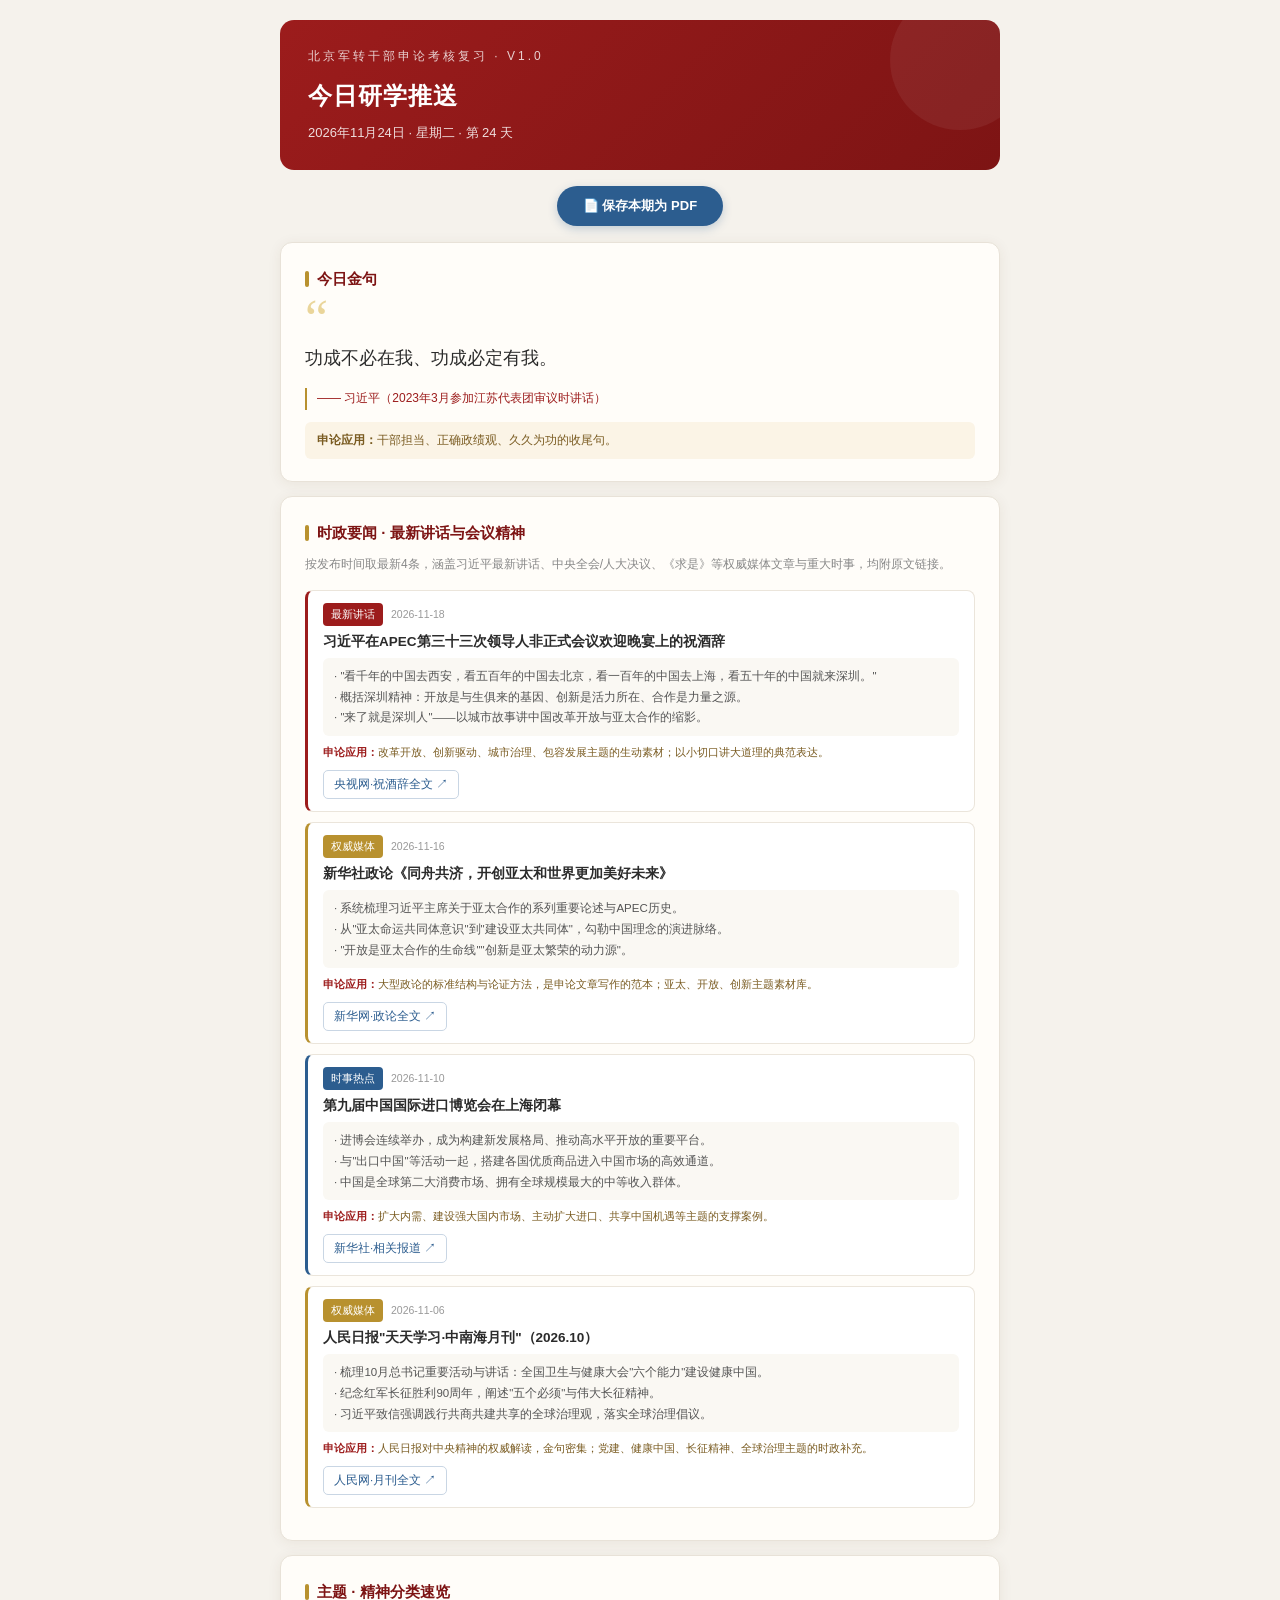
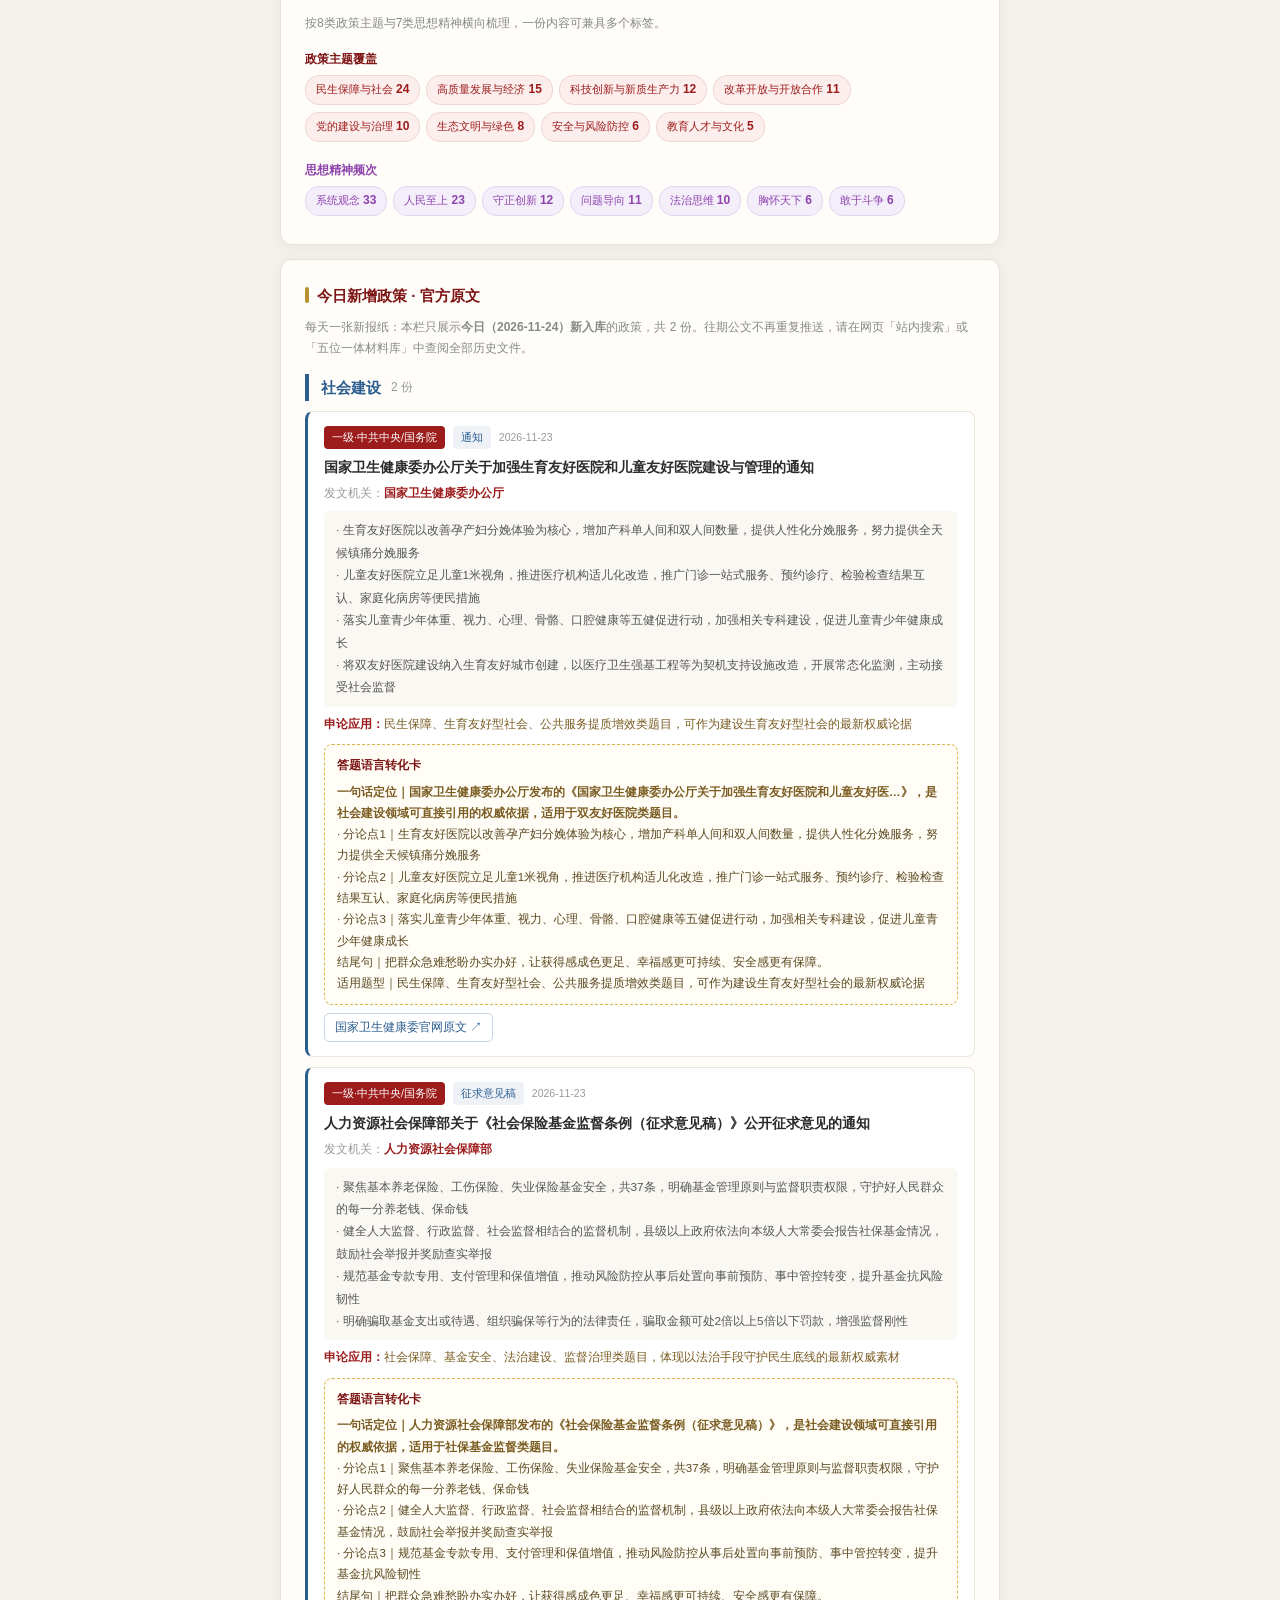
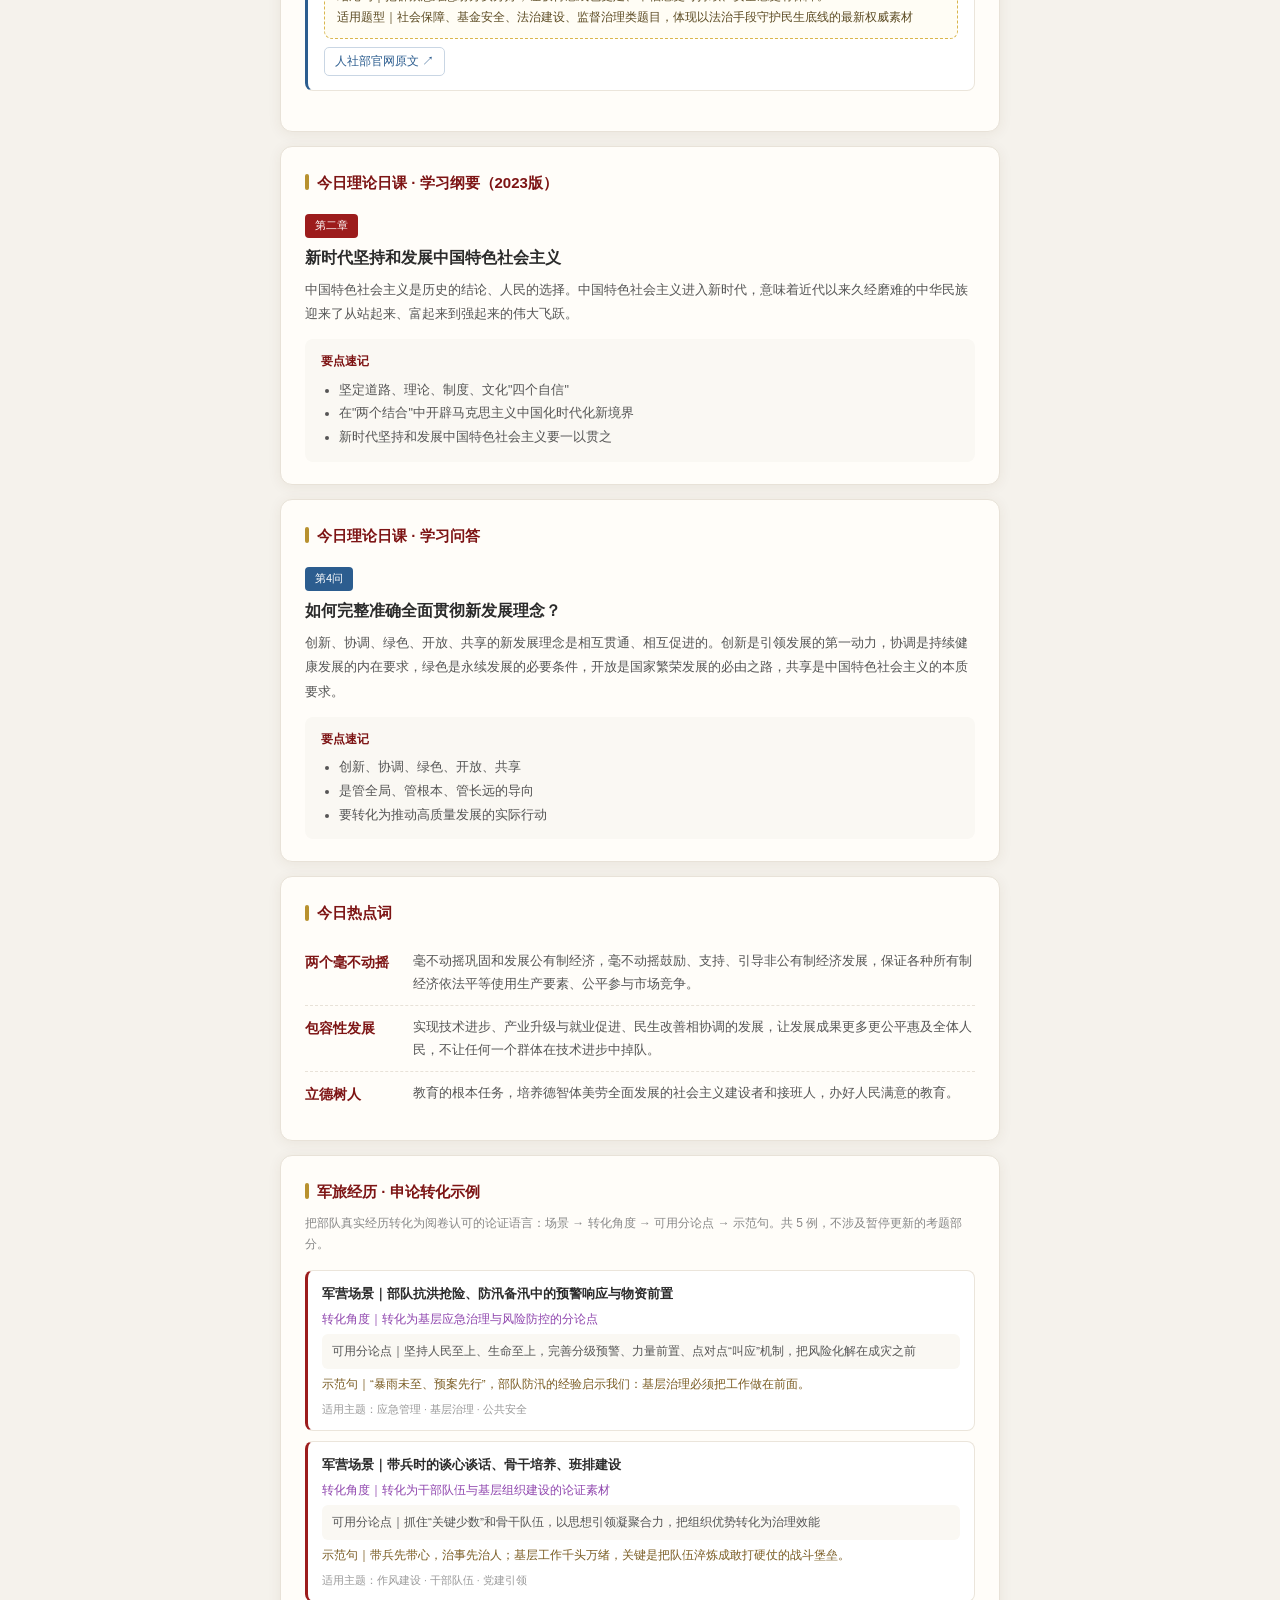
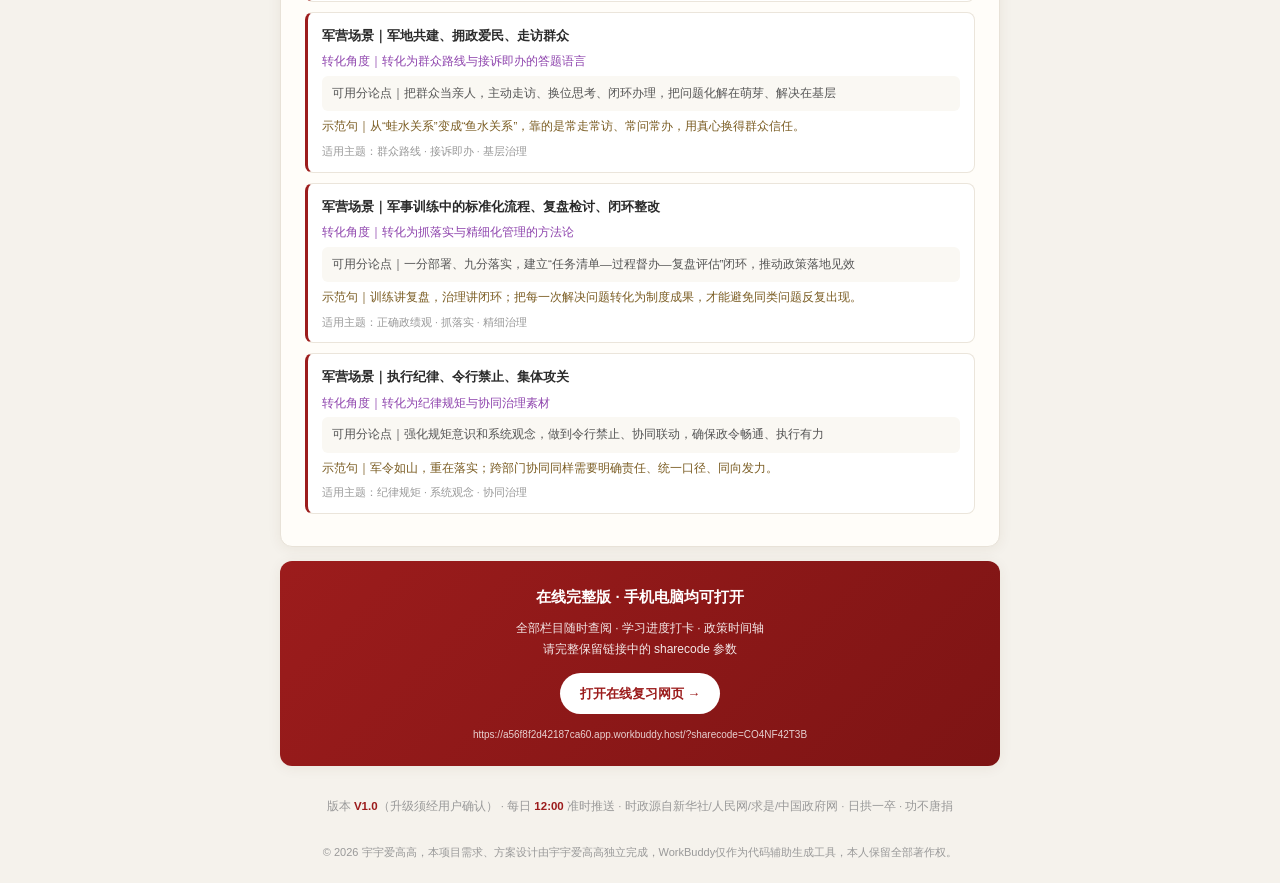
<file: 今日推送_2026-11-24.html>
<!DOCTYPE html>
<!-- 作者：宇宇爱高高，创建时间：2026-11-19，自主设计，AI辅助编码 -->
<html lang="zh-CN">
<head>
<meta charset="UTF-8">
<meta name="viewport" content="width=device-width,initial-scale=1.0">
<meta name="author" content="宇宇爱高高">
<meta name="copyright" content="© 2026 宇宇爱高高">
<meta name="generator" content="WorkBuddy，需求与设计由宇宇爱高高完成">
<title>军转申论·今日推送 11月24日</title>
<style>
*{margin:0;padding:0;box-sizing:border-box}
body{font-family:"PingFang SC","Microsoft YaHei",sans-serif;background:#f5f2ec;color:#2b2b2b;line-height:1.8;padding:20px}
.wrap{max-width:720px;margin:0 auto}
.hd{background:linear-gradient(135deg,#9c1c1c,#7d1414);color:#fff;border-radius:14px;padding:26px 28px;margin-bottom:16px;position:relative;overflow:hidden}
.hd::after{content:"";position:absolute;right:-30px;top:-30px;width:140px;height:140px;border-radius:50%;background:rgba(255,255,255,.06)}
.hd .kicker{font-size:12px;letter-spacing:3px;opacity:.8}
.hd h1{font-size:24px;margin:6px 0 4px;letter-spacing:1px}
.hd .date{font-size:13px;opacity:.85}
.card{background:#fffdf9;border:1px solid #e8e2d8;border-radius:12px;padding:22px 24px;margin-bottom:14px;box-shadow:0 2px 14px rgba(90,60,30,.07)}
.card h2{font-size:15px;color:#7d1414;display:flex;align-items:center;gap:8px;margin-bottom:14px}
.card h2::before{content:"";width:4px;height:16px;background:#b8912f;border-radius:2px}
.qmark{font-size:52px;color:#d9b64d;line-height:.5;font-family:Georgia,serif;opacity:.55}
.qtext{font-size:18px;line-height:2;font-weight:500;margin:8px 0 12px}
.qsrc{font-size:12px;color:#9c1c1c;border-left:2px solid #b8912f;padding-left:10px}
.quse{font-size:12px;color:#7a5c22;background:#fbf4e6;border-radius:6px;padding:8px 12px;margin-top:12px}
.badge{display:inline-block;font-size:11px;color:#fff;background:#9c1c1c;padding:2px 10px;border-radius:4px;margin-bottom:8px}
.badge.blue{background:#2c5d8f}
.stitle{font-size:16px;font-weight:700;line-height:1.5;margin-bottom:8px}
.sbody{font-size:13px;color:#555;line-height:1.9}
.pts{background:#faf8f3;border-radius:8px;padding:12px 16px;margin-top:12px}
.pts .h{font-size:12px;color:#7d1414;font-weight:700;margin-bottom:6px}
.pts ul{padding-left:18px;font-size:12.5px;color:#555;line-height:1.9}
.word{display:flex;gap:12px;align-items:flex-start;padding:10px 0;border-bottom:1px dashed #e8e2d8}
.word:last-child{border-bottom:none}
.word .n{font-size:14px;font-weight:700;color:#7d1414;min-width:96px}
.word .d{font-size:12.5px;color:#555}
.doc-overview{font-size:12px;color:#888;margin:-6px 0 14px}
.doc-group{margin-bottom:18px}
.doc-group-hd{display:flex;align-items:center;gap:10px;border-left:4px solid;padding-left:12px;margin-bottom:10px}
.dg-name{font-size:15px;font-weight:700}
.dg-count{font-size:12px;color:#999}
.doc-item{border:1px solid #ebe5db;border-left:3px solid;border-radius:8px;padding:14px 16px;margin-bottom:10px;background:#fff}
.doc-meta{display:flex;gap:8px;flex-wrap:wrap;align-items:center;margin-bottom:8px}
.tag{font-size:10.5px;padding:2px 8px;border-radius:4px;color:#fff;background:#9c1c1c}
.tag.type{background:#eef2f7;color:#2c5d8f}
.tag.date{background:transparent;color:#999;padding-left:0}
.doc-title{font-size:14px;font-weight:700;line-height:1.5;color:#2b2b2b;margin-bottom:5px}
.doc-org{font-size:11.5px;color:#999;margin-bottom:8px}
.doc-org b{color:#9c1c1c}
.doc-points{font-size:11.8px;color:#555;line-height:1.9;background:#faf8f3;border-radius:6px;padding:8px 12px}
.doc-use{font-size:11.5px;color:#7a5c22;margin-top:7px}
.doc-use b{color:#9c1c1c}
.answer-card{margin-top:10px;border:1px dashed #d9b64d;background:#fffdf5;border-radius:8px;padding:10px 12px;font-size:11.5px;color:#5b4a22;line-height:1.85}
.answer-card .ac-h{font-size:11.5px;color:#7d1414;font-weight:700;margin-bottom:5px}
.answer-card b{color:#7a5c22}
.mil-case{border:1px solid #ebe5db;border-left:3px solid #9c1c1c;border-radius:8px;padding:11px 14px;margin-bottom:10px;background:#fff}
.mil-case .mc-scene{font-size:13px;font-weight:700;color:#2b2b2b}
.mil-case .mc-transfer{font-size:11.5px;color:#8e44ad;margin:4px 0}
.mil-case .mc-thesis{font-size:11.8px;color:#555;background:#faf8f3;border-radius:6px;padding:7px 10px}
.mil-case .mc-demo{font-size:11.5px;color:#7a5c22;margin-top:5px}
.mil-case .mc-tags{font-size:10.5px;color:#999;margin-top:5px}
.doc-link{display:inline-block;margin-top:8px;font-size:11.5px;color:#2c5d8f;border:1px solid #c9d6e4;border-radius:5px;padding:3px 10px;text-decoration:none}
.stat-chip{display:inline-block;font-size:11px;padding:3px 10px;border-radius:14px;background:#fbeeec;color:#9c1c1c;margin:0 6px 6px 0;border:1px solid #f0d5d2}
.stat-chip b{font-size:12px}
.stat-chip.purple{background:#f4eefa;color:#8e44ad;border-color:#e3d4f0}
.affair-item{border:1px solid #ebe5db;border-left:3px solid;border-radius:8px;padding:12px 15px;margin-bottom:10px;background:#fff}
.af-meta{display:flex;gap:8px;align-items:center;margin-bottom:6px}
.af-cat{font-size:10.5px;color:#fff;padding:2px 8px;border-radius:4px}
.af-date{font-size:10.5px;color:#999}
.af-title{font-size:13.5px;font-weight:700;line-height:1.5;color:#2b2b2b;margin-bottom:6px}
.af-pts{font-size:11.5px;color:#555;line-height:1.8;background:#faf8f3;border-radius:6px;padding:8px 11px}
.af-use{font-size:11.2px;color:#7a5c22;margin-top:6px}
.af-use b{color:#9c1c1c}
.foot{text-align:center;font-size:11.5px;color:#999;padding:16px 0}
.foot b{color:#9c1c1c}
.save-pdf-bar{text-align:center;margin:0 0 16px}
.save-pdf-btn{display:inline-block;background:#2c5d8f;color:#fff;border:none;border-radius:22px;padding:11px 26px;font-size:13px;font-weight:700;cursor:pointer;box-shadow:0 3px 10px rgba(44,93,143,.25)}
.save-pdf-btn:hover{background:#1f4469}
@media print{
  @page{size:A4;margin:12mm 10mm}
  *{-webkit-print-color-adjust:exact!important;print-color-adjust:exact!important}
  body{background:#fff!important;padding:0!important;font-family:"Noto Sans CJK SC","PingFang SC","Microsoft YaHei",sans-serif!important}
  .wrap{max-width:100%!important}
  .save-pdf-bar{display:none!important}
  .card,.doc-item,.affair-item,.doc-group,.hd{break-inside:avoid;page-break-inside:avoid}
  .card{box-shadow:none!important}
}
</style>
</head>
<body>
<div class="wrap">
  <div class="hd">
    <div class="kicker">北京军转干部申论考核复习 · V1.0</div>
    <h1>今日研学推送</h1>
    <div class="date">2026年11月24日 · 星期二 · 第 24 天</div>
  </div>

  <div class="save-pdf-bar">
    <button class="save-pdf-btn" onclick="window.print()">📄 保存本期为 PDF</button>
  </div>

  <div class="card">
    <h2>今日金句</h2>
    <div class="qmark">“</div>
    <div class="qtext">功成不必在我、功成必定有我。</div>
    <div class="qsrc">—— 习近平（2023年3月参加江苏代表团审议时讲话）</div>
    <div class="quse"><b>申论应用：</b>干部担当、正确政绩观、久久为功的收尾句。</div>
  </div>

  <div class="card">
    <h2>时政要闻 · 最新讲话与会议精神</h2>
    <div class="doc-overview">按发布时间取最新4条，涵盖习近平最新讲话、中央全会/人大决议、《求是》等权威媒体文章与重大时事，均附原文链接。</div>
    
  <div class="affair-item" style="border-left-color:#9c1c1c">
    <div class="af-meta">
      <span class="af-cat" style="background:#9c1c1c">最新讲话</span>
      <span class="af-date">2026-11-18</span>
    </div>
    <div class="af-title">习近平在APEC第三十三次领导人非正式会议欢迎晚宴上的祝酒辞</div>
    <div class="af-pts">· "看千年的中国去西安，看五百年的中国去北京，看一百年的中国去上海，看五十年的中国就来深圳。"<br>· 概括深圳精神：开放是与生俱来的基因、创新是活力所在、合作是力量之源。<br>· "来了就是深圳人"——以城市故事讲中国改革开放与亚太合作的缩影。</div>
    <div class="af-use"><b>申论应用：</b>改革开放、创新驱动、城市治理、包容发展主题的生动素材；以小切口讲大道理的典范表达。</div>
    <a class="doc-link" href="https://news.cctv.cn/2026/11/18/ARTIrsW7RAq0j0XWYl220U7e261118.shtml" target="_blank" rel="noopener">央视网·祝酒辞全文 ↗</a>
  </div>
  <div class="affair-item" style="border-left-color:#b8912f">
    <div class="af-meta">
      <span class="af-cat" style="background:#b8912f">权威媒体</span>
      <span class="af-date">2026-11-16</span>
    </div>
    <div class="af-title">新华社政论《同舟共济，开创亚太和世界更加美好未来》</div>
    <div class="af-pts">· 系统梳理习近平主席关于亚太合作的系列重要论述与APEC历史。<br>· 从"亚太命运共同体意识"到"建设亚太共同体"，勾勒中国理念的演进脉络。<br>· "开放是亚太合作的生命线""创新是亚太繁荣的动力源"。</div>
    <div class="af-use"><b>申论应用：</b>大型政论的标准结构与论证方法，是申论文章写作的范本；亚太、开放、创新主题素材库。</div>
    <a class="doc-link" href="https://www.news.cn/world/20261116/2da9c629eb8a466ca08a1c7524896eae/c.html" target="_blank" rel="noopener">新华网·政论全文 ↗</a>
  </div>
  <div class="affair-item" style="border-left-color:#2c5d8f">
    <div class="af-meta">
      <span class="af-cat" style="background:#2c5d8f">时事热点</span>
      <span class="af-date">2026-11-10</span>
    </div>
    <div class="af-title">第九届中国国际进口博览会在上海闭幕</div>
    <div class="af-pts">· 进博会连续举办，成为构建新发展格局、推动高水平开放的重要平台。<br>· 与"出口中国"等活动一起，搭建各国优质商品进入中国市场的高效通道。<br>· 中国是全球第二大消费市场、拥有全球规模最大的中等收入群体。</div>
    <div class="af-use"><b>申论应用：</b>扩大内需、建设强大国内市场、主动扩大进口、共享中国机遇等主题的支撑案例。</div>
    <a class="doc-link" href="https://www.news.cn/world/20261116/2da9c629eb8a466ca08a1c7524896eae/c.html" target="_blank" rel="noopener">新华社·相关报道 ↗</a>
  </div>
  <div class="affair-item" style="border-left-color:#b8912f">
    <div class="af-meta">
      <span class="af-cat" style="background:#b8912f">权威媒体</span>
      <span class="af-date">2026-11-06</span>
    </div>
    <div class="af-title">人民日报"天天学习·中南海月刊"（2026.10）</div>
    <div class="af-pts">· 梳理10月总书记重要活动与讲话：全国卫生与健康大会"六个能力"建设健康中国。<br>· 纪念红军长征胜利90周年，阐述"五个必须"与伟大长征精神。<br>· 习近平致信强调践行共商共建共享的全球治理观，落实全球治理倡议。</div>
    <div class="af-use"><b>申论应用：</b>人民日报对中央精神的权威解读，金句密集；党建、健康中国、长征精神、全球治理主题的时政补充。</div>
    <a class="doc-link" href="https://politics.people.com.cn/n1/2026/1106/c461001-40829031.html" target="_blank" rel="noopener">人民网·月刊全文 ↗</a>
  </div>
  </div>

  <div class="card">
    <h2>主题 · 精神分类速览</h2>
    <div class="doc-overview">按8类政策主题与7类思想精神横向梳理，一份内容可兼具多个标签。</div>
    <div style="font-size:12px;color:#7d1414;font-weight:700;margin:6px 0 4px">政策主题覆盖</div>
    <div><span class="stat-chip">民生保障与社会 <b>24</b></span><span class="stat-chip">高质量发展与经济 <b>15</b></span><span class="stat-chip">科技创新与新质生产力 <b>12</b></span><span class="stat-chip">改革开放与开放合作 <b>11</b></span><span class="stat-chip">党的建设与治理 <b>10</b></span><span class="stat-chip">生态文明与绿色 <b>8</b></span><span class="stat-chip">安全与风险防控 <b>6</b></span><span class="stat-chip">教育人才与文化 <b>5</b></span></div>
    <div style="font-size:12px;color:#8e44ad;font-weight:700;margin:12px 0 4px">思想精神频次</div>
    <div><span class="stat-chip purple">系统观念 <b>33</b></span><span class="stat-chip purple">人民至上 <b>23</b></span><span class="stat-chip purple">守正创新 <b>12</b></span><span class="stat-chip purple">问题导向 <b>11</b></span><span class="stat-chip purple">法治思维 <b>10</b></span><span class="stat-chip purple">胸怀天下 <b>6</b></span><span class="stat-chip purple">敢于斗争 <b>6</b></span></div>
  </div>

  <div class="card">
    <h2>今日新增政策 · 官方原文</h2>
    <div class="doc-overview">每天一张新报纸：本栏只展示<b>今日（2026-11-24）新入库</b>的政策，共 2 份。往期公文不再重复推送，请在网页「站内搜索」或「五位一体材料库」中查阅全部历史文件。</div>
    
  <div class="doc-group">
    <div class="doc-group-hd" style="border-left-color:#2c5d8f">
      <span class="dg-name" style="color:#2c5d8f">社会建设</span>
      <span class="dg-count">2 份</span>
    </div>
    
      <div class="doc-item" style="border-left-color:#2c5d8f">
        <div class="doc-meta">
          <span class="tag">一级·中共中央/国务院</span>
          <span class="tag type">通知</span>
          <span class="tag date">2026-11-23</span>
        </div>
        <div class="doc-title">国家卫生健康委办公厅关于加强生育友好医院和儿童友好医院建设与管理的通知</div>
        <div class="doc-org">发文机关：<b>国家卫生健康委办公厅</b></div>
        <div class="doc-points">· 生育友好医院以改善孕产妇分娩体验为核心，增加产科单人间和双人间数量，提供人性化分娩服务，努力提供全天候镇痛分娩服务<br>· 儿童友好医院立足儿童1米视角，推进医疗机构适儿化改造，推广门诊一站式服务、预约诊疗、检验检查结果互认、家庭化病房等便民措施<br>· 落实儿童青少年体重、视力、心理、骨骼、口腔健康等五健促进行动，加强相关专科建设，促进儿童青少年健康成长<br>· 将双友好医院建设纳入生育友好城市创建，以医疗卫生强基工程等为契机支持设施改造，开展常态化监测，主动接受社会监督</div>
        <div class="doc-use"><b>申论应用：</b>民生保障、生育友好型社会、公共服务提质增效类题目，可作为建设生育友好型社会的最新权威论据</div>
        <div class="answer-card"><div class="ac-h">答题语言转化卡</div><div><b>一句话定位｜国家卫生健康委办公厅发布的《国家卫生健康委办公厅关于加强生育友好医院和儿童友好医…》，是社会建设领域可直接引用的权威依据，适用于双友好医院类题目。</b></div><div>· 分论点1｜生育友好医院以改善孕产妇分娩体验为核心，增加产科单人间和双人间数量，提供人性化分娩服务，努力提供全天候镇痛分娩服务<br>· 分论点2｜儿童友好医院立足儿童1米视角，推进医疗机构适儿化改造，推广门诊一站式服务、预约诊疗、检验检查结果互认、家庭化病房等便民措施<br>· 分论点3｜落实儿童青少年体重、视力、心理、骨骼、口腔健康等五健促进行动，加强相关专科建设，促进儿童青少年健康成长</div><div>结尾句｜把群众急难愁盼办实办好，让获得感成色更足、幸福感更可持续、安全感更有保障。</div><div>适用题型｜民生保障、生育友好型社会、公共服务提质增效类题目，可作为建设生育友好型社会的最新权威论据</div></div>
        <a class="doc-link" href="https://www.nhc.gov.cn/fys/c100078/202611/2422a97be8124238b925e660574e4157.shtml" target="_blank" rel="noopener">国家卫生健康委官网原文 ↗</a>
      </div>
      <div class="doc-item" style="border-left-color:#2c5d8f">
        <div class="doc-meta">
          <span class="tag">一级·中共中央/国务院</span>
          <span class="tag type">征求意见稿</span>
          <span class="tag date">2026-11-23</span>
        </div>
        <div class="doc-title">人力资源社会保障部关于《社会保险基金监督条例（征求意见稿）》公开征求意见的通知</div>
        <div class="doc-org">发文机关：<b>人力资源社会保障部</b></div>
        <div class="doc-points">· 聚焦基本养老保险、工伤保险、失业保险基金安全，共37条，明确基金管理原则与监督职责权限，守护好人民群众的每一分养老钱、保命钱<br>· 健全人大监督、行政监督、社会监督相结合的监督机制，县级以上政府依法向本级人大常委会报告社保基金情况，鼓励社会举报并奖励查实举报<br>· 规范基金专款专用、支付管理和保值增值，推动风险防控从事后处置向事前预防、事中管控转变，提升基金抗风险韧性<br>· 明确骗取基金支出或待遇、组织骗保等行为的法律责任，骗取金额可处2倍以上5倍以下罚款，增强监督刚性</div>
        <div class="doc-use"><b>申论应用：</b>社会保障、基金安全、法治建设、监督治理类题目，体现以法治手段守护民生底线的最新权威素材</div>
        <div class="answer-card"><div class="ac-h">答题语言转化卡</div><div><b>一句话定位｜人力资源社会保障部发布的《社会保险基金监督条例（征求意见稿）》，是社会建设领域可直接引用的权威依据，适用于社保基金监督类题目。</b></div><div>· 分论点1｜聚焦基本养老保险、工伤保险、失业保险基金安全，共37条，明确基金管理原则与监督职责权限，守护好人民群众的每一分养老钱、保命钱<br>· 分论点2｜健全人大监督、行政监督、社会监督相结合的监督机制，县级以上政府依法向本级人大常委会报告社保基金情况，鼓励社会举报并奖励查实举报<br>· 分论点3｜规范基金专款专用、支付管理和保值增值，推动风险防控从事后处置向事前预防、事中管控转变，提升基金抗风险韧性</div><div>结尾句｜把群众急难愁盼办实办好，让获得感成色更足、幸福感更可持续、安全感更有保障。</div><div>适用题型｜社会保障、基金安全、法治建设、监督治理类题目，体现以法治手段守护民生底线的最新权威素材</div></div>
        <a class="doc-link" href="https://www.mohrss.gov.cn/SYrlzyhshbzb/zcfg/SYzhengqiuyijian/zq_fgs/202611/t20261123_600166.html" target="_blank" rel="noopener">人社部官网原文 ↗</a>
      </div>
  </div>
  </div>

  <div class="card">
    <h2>今日理论日课 · 学习纲要（2023版）</h2>
    <span class="badge">第二章</span>
    <div class="stitle">新时代坚持和发展中国特色社会主义</div>
    <div class="sbody">中国特色社会主义是历史的结论、人民的选择。中国特色社会主义进入新时代，意味着近代以来久经磨难的中华民族迎来了从站起来、富起来到强起来的伟大飞跃。</div>
    <div class="pts"><div class="h">要点速记</div><ul><li>坚定道路、理论、制度、文化"四个自信"</li><li>在"两个结合"中开辟马克思主义中国化时代化新境界</li><li>新时代坚持和发展中国特色社会主义要一以贯之</li></ul></div>
  </div>

  <div class="card">
    <h2>今日理论日课 · 学习问答</h2>
    <span class="badge blue">第4问</span>
    <div class="stitle">如何完整准确全面贯彻新发展理念？</div>
    <div class="sbody">创新、协调、绿色、开放、共享的新发展理念是相互贯通、相互促进的。创新是引领发展的第一动力，协调是持续健康发展的内在要求，绿色是永续发展的必要条件，开放是国家繁荣发展的必由之路，共享是中国特色社会主义的本质要求。</div>
    <div class="pts"><div class="h">要点速记</div><ul><li>创新、协调、绿色、开放、共享</li><li>是管全局、管根本、管长远的导向</li><li>要转化为推动高质量发展的实际行动</li></ul></div>
  </div>

  <div class="card">
    <h2>今日热点词</h2>
    <div class="word"><div class="n">两个毫不动摇</div><div class="d">毫不动摇巩固和发展公有制经济，毫不动摇鼓励、支持、引导非公有制经济发展，保证各种所有制经济依法平等使用生产要素、公平参与市场竞争。</div></div><div class="word"><div class="n">包容性发展</div><div class="d">实现技术进步、产业升级与就业促进、民生改善相协调的发展，让发展成果更多更公平惠及全体人民，不让任何一个群体在技术进步中掉队。</div></div><div class="word"><div class="n">立德树人</div><div class="d">教育的根本任务，培养德智体美劳全面发展的社会主义建设者和接班人，办好人民满意的教育。</div></div>
  </div>

  <div class="card">
    <h2>军旅经历 · 申论转化示例</h2>
    <div class="doc-overview">把部队真实经历转化为阅卷认可的论证语言：场景 → 转化角度 → 可用分论点 → 示范句。共 5 例，不涉及暂停更新的考题部分。</div>
    
      <div class="mil-case">
        <div class="mc-scene">军营场景｜部队抗洪抢险、防汛备汛中的预警响应与物资前置</div>
        <div class="mc-transfer">转化角度｜转化为基层应急治理与风险防控的分论点</div>
        <div class="mc-thesis">可用分论点｜坚持人民至上、生命至上，完善分级预警、力量前置、点对点“叫应”机制，把风险化解在成灾之前</div>
        <div class="mc-demo">示范句｜“暴雨未至、预案先行”，部队防汛的经验启示我们：基层治理必须把工作做在前面。</div>
        <div class="mc-tags">适用主题：应急管理 · 基层治理 · 公共安全</div>
      </div>
      <div class="mil-case">
        <div class="mc-scene">军营场景｜带兵时的谈心谈话、骨干培养、班排建设</div>
        <div class="mc-transfer">转化角度｜转化为干部队伍与基层组织建设的论证素材</div>
        <div class="mc-thesis">可用分论点｜抓住“关键少数”和骨干队伍，以思想引领凝聚合力，把组织优势转化为治理效能</div>
        <div class="mc-demo">示范句｜带兵先带心，治事先治人；基层工作千头万绪，关键是把队伍淬炼成敢打硬仗的战斗堡垒。</div>
        <div class="mc-tags">适用主题：作风建设 · 干部队伍 · 党建引领</div>
      </div>
      <div class="mil-case">
        <div class="mc-scene">军营场景｜军地共建、拥政爱民、走访群众</div>
        <div class="mc-transfer">转化角度｜转化为群众路线与接诉即办的答题语言</div>
        <div class="mc-thesis">可用分论点｜把群众当亲人，主动走访、换位思考、闭环办理，把问题化解在萌芽、解决在基层</div>
        <div class="mc-demo">示范句｜从“蛙水关系”变成“鱼水关系”，靠的是常走常访、常问常办，用真心换得群众信任。</div>
        <div class="mc-tags">适用主题：群众路线 · 接诉即办 · 基层治理</div>
      </div>
      <div class="mil-case">
        <div class="mc-scene">军营场景｜军事训练中的标准化流程、复盘检讨、闭环整改</div>
        <div class="mc-transfer">转化角度｜转化为抓落实与精细化管理的方法论</div>
        <div class="mc-thesis">可用分论点｜一分部署、九分落实，建立“任务清单—过程督办—复盘评估”闭环，推动政策落地见效</div>
        <div class="mc-demo">示范句｜训练讲复盘，治理讲闭环；把每一次解决问题转化为制度成果，才能避免同类问题反复出现。</div>
        <div class="mc-tags">适用主题：正确政绩观 · 抓落实 · 精细治理</div>
      </div>
      <div class="mil-case">
        <div class="mc-scene">军营场景｜执行纪律、令行禁止、集体攻关</div>
        <div class="mc-transfer">转化角度｜转化为纪律规矩与协同治理素材</div>
        <div class="mc-thesis">可用分论点｜强化规矩意识和系统观念，做到令行禁止、协同联动，确保政令畅通、执行有力</div>
        <div class="mc-demo">示范句｜军令如山，重在落实；跨部门协同同样需要明确责任、统一口径、同向发力。</div>
        <div class="mc-tags">适用主题：纪律规矩 · 系统观念 · 协同治理</div>
      </div>
  </div>

  <div class="card" style="text-align:center;background:linear-gradient(135deg,#9c1c1c,#7d1414);color:#fff;border:none">
    <div style="font-size:15px;font-weight:700;margin-bottom:8px">在线完整版 · 手机电脑均可打开</div>
    <div style="font-size:12px;opacity:.9;line-height:1.7;margin-bottom:14px">全部栏目随时查阅 · 学习进度打卡 · 政策时间轴<br>请完整保留链接中的 sharecode 参数</div>
    <a href="https://a56f8f2d42187ca60.app.workbuddy.host/?sharecode=CO4NF42T3B" style="display:inline-block;background:#fff;color:#9c1c1c;padding:9px 20px;border-radius:22px;text-decoration:none;font-size:13px;font-weight:700">打开在线复习网页 →</a>
    <div style="font-size:10px;opacity:.8;margin-top:12px;word-break:break-all">https://a56f8f2d42187ca60.app.workbuddy.host/?sharecode=CO4NF42T3B</div>
  </div>

  <div class="foot">版本 <b>V1.0</b>（升级须经用户确认） · 每日 <b>12:00</b> 准时推送 · 时政源自新华社/人民网/求是/中国政府网 · 日拱一卒 · 功不唐捐</div>
  <div style="text-align:center;margin-top:10px;font-size:11px;color:#999;line-height:1.8">© 2026 宇宇爱高高，本项目需求、方案设计由宇宇爱高高独立完成，WorkBuddy仅作为代码辅助生成工具，本人保留全部著作权。</div>
</div>
</body>
</html>
</file>
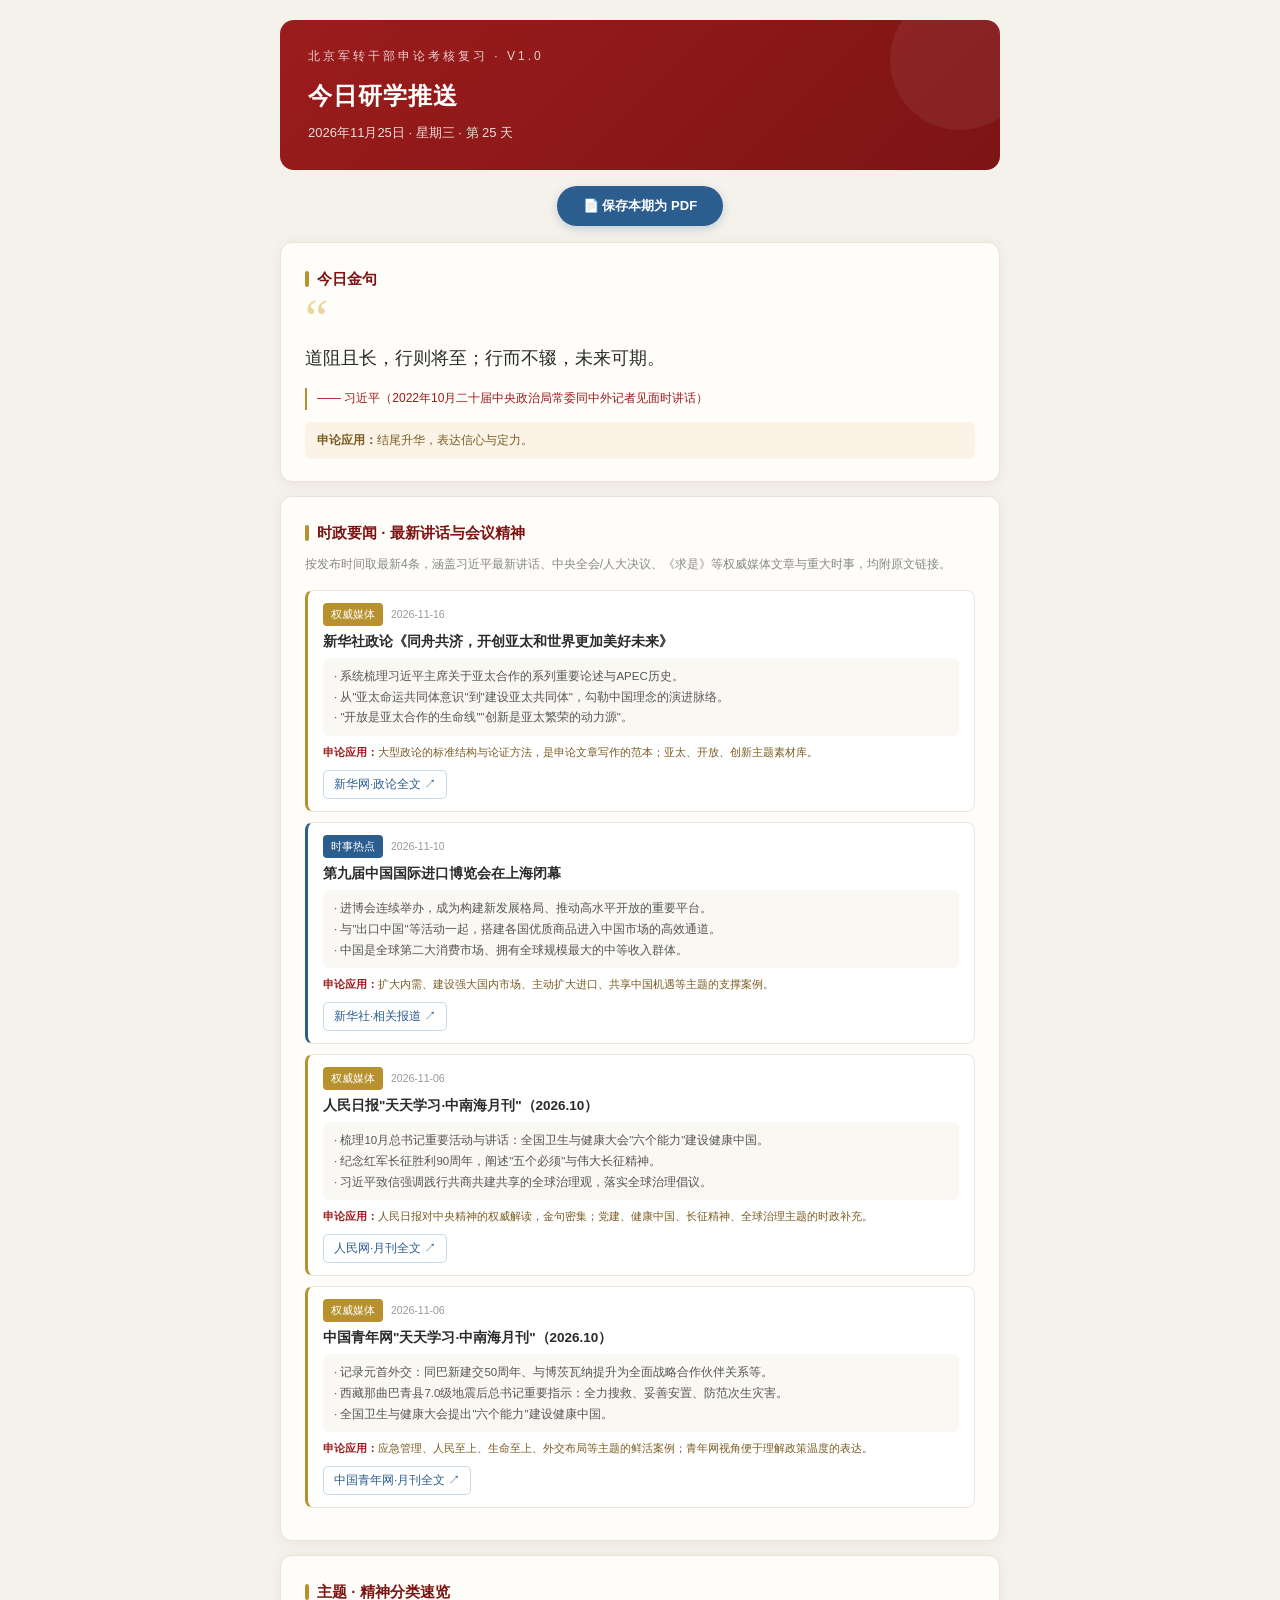
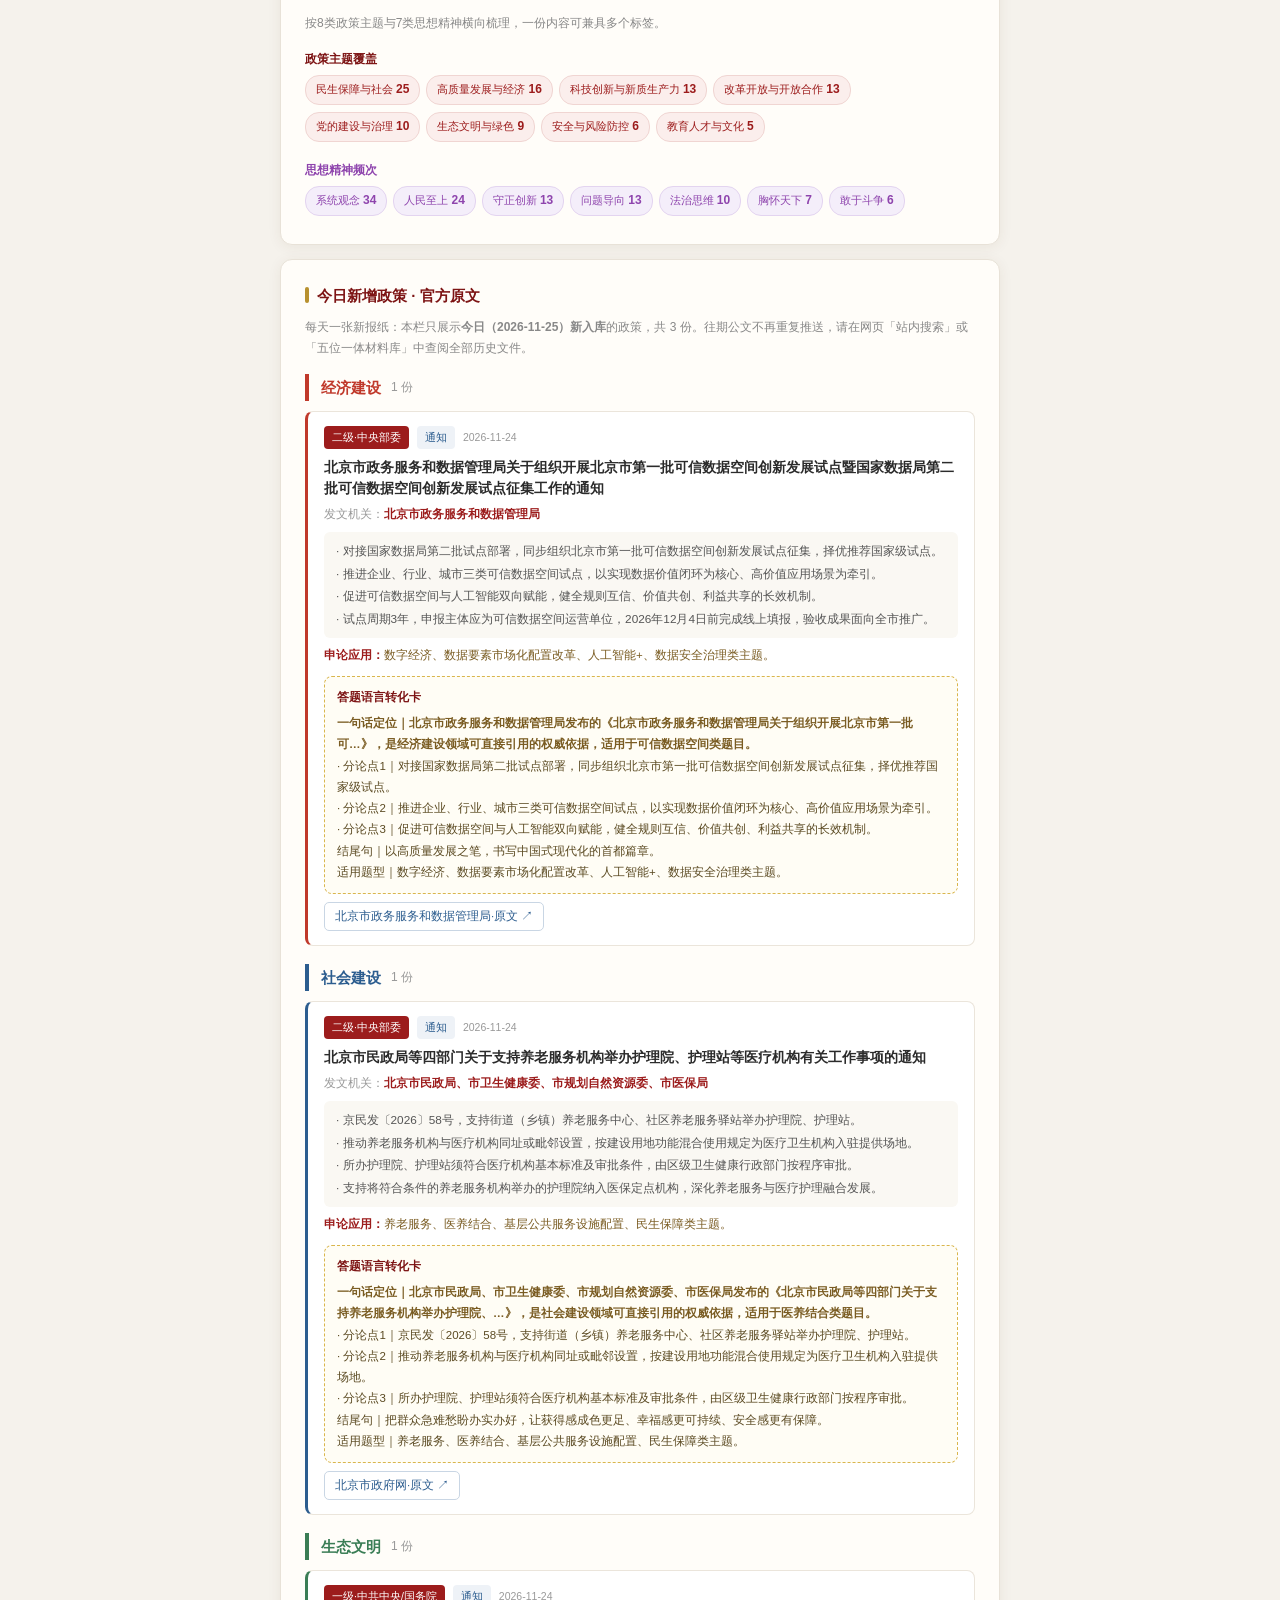
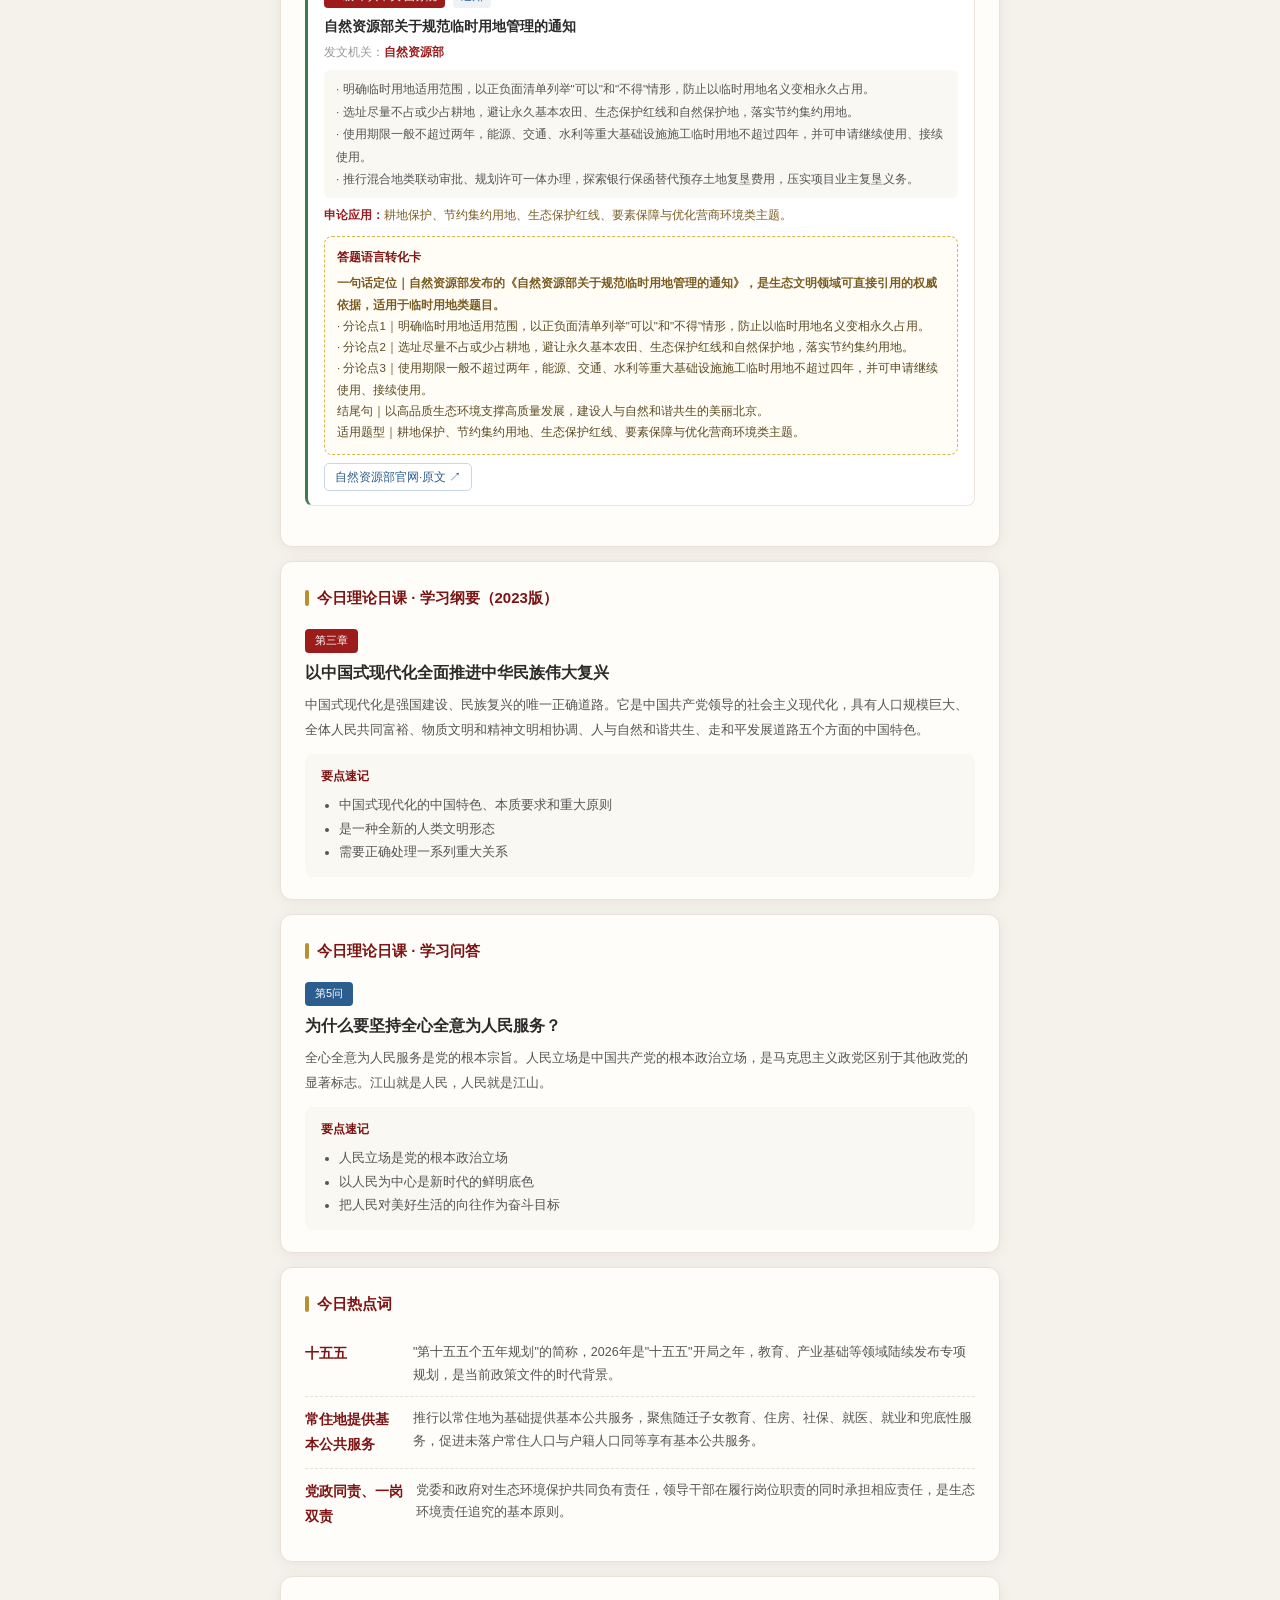
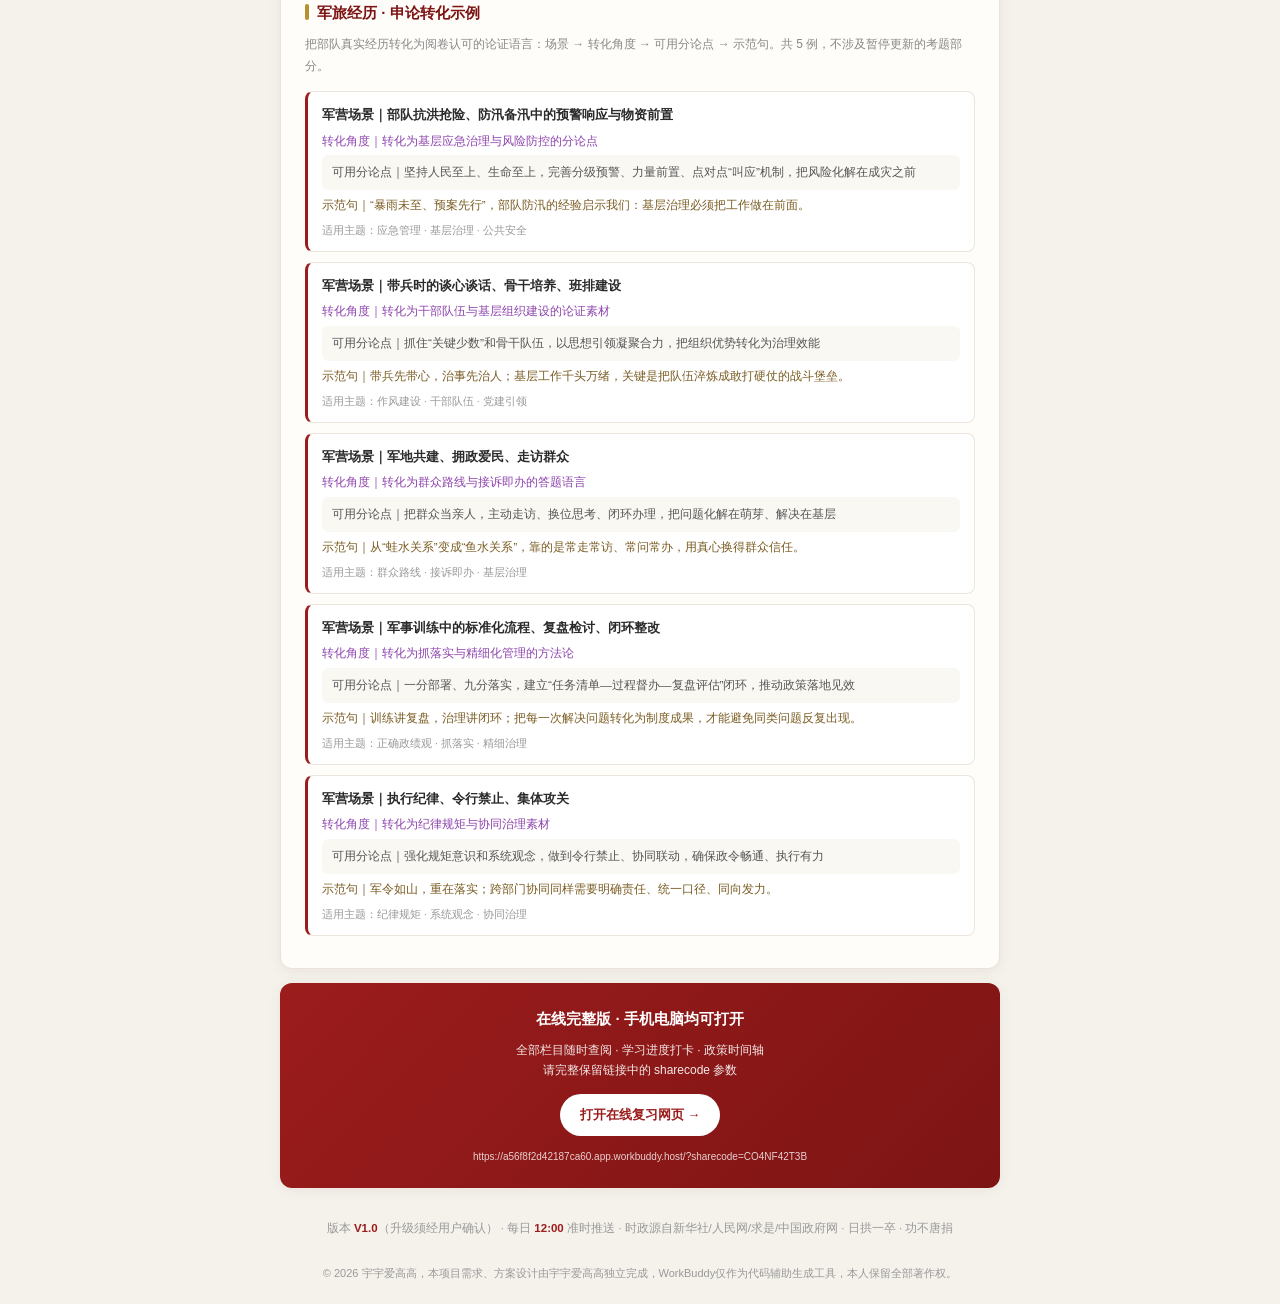
<file: 今日推送_2026-11-25.html>
<!DOCTYPE html>
<!-- 作者：宇宇爱高高，创建时间：2026-11-19，自主设计，AI辅助编码 -->
<html lang="zh-CN">
<head>
<meta charset="UTF-8">
<meta name="viewport" content="width=device-width,initial-scale=1.0">
<meta name="author" content="宇宇爱高高">
<meta name="copyright" content="© 2026 宇宇爱高高">
<meta name="generator" content="WorkBuddy，需求与设计由宇宇爱高高完成">
<title>军转申论·今日推送 11月25日</title>
<style>
*{margin:0;padding:0;box-sizing:border-box}
body{font-family:"PingFang SC","Microsoft YaHei",sans-serif;background:#f5f2ec;color:#2b2b2b;line-height:1.8;padding:20px}
.wrap{max-width:720px;margin:0 auto}
.hd{background:linear-gradient(135deg,#9c1c1c,#7d1414);color:#fff;border-radius:14px;padding:26px 28px;margin-bottom:16px;position:relative;overflow:hidden}
.hd::after{content:"";position:absolute;right:-30px;top:-30px;width:140px;height:140px;border-radius:50%;background:rgba(255,255,255,.06)}
.hd .kicker{font-size:12px;letter-spacing:3px;opacity:.8}
.hd h1{font-size:24px;margin:6px 0 4px;letter-spacing:1px}
.hd .date{font-size:13px;opacity:.85}
.card{background:#fffdf9;border:1px solid #e8e2d8;border-radius:12px;padding:22px 24px;margin-bottom:14px;box-shadow:0 2px 14px rgba(90,60,30,.07)}
.card h2{font-size:15px;color:#7d1414;display:flex;align-items:center;gap:8px;margin-bottom:14px}
.card h2::before{content:"";width:4px;height:16px;background:#b8912f;border-radius:2px}
.qmark{font-size:52px;color:#d9b64d;line-height:.5;font-family:Georgia,serif;opacity:.55}
.qtext{font-size:18px;line-height:2;font-weight:500;margin:8px 0 12px}
.qsrc{font-size:12px;color:#9c1c1c;border-left:2px solid #b8912f;padding-left:10px}
.quse{font-size:12px;color:#7a5c22;background:#fbf4e6;border-radius:6px;padding:8px 12px;margin-top:12px}
.badge{display:inline-block;font-size:11px;color:#fff;background:#9c1c1c;padding:2px 10px;border-radius:4px;margin-bottom:8px}
.badge.blue{background:#2c5d8f}
.stitle{font-size:16px;font-weight:700;line-height:1.5;margin-bottom:8px}
.sbody{font-size:13px;color:#555;line-height:1.9}
.pts{background:#faf8f3;border-radius:8px;padding:12px 16px;margin-top:12px}
.pts .h{font-size:12px;color:#7d1414;font-weight:700;margin-bottom:6px}
.pts ul{padding-left:18px;font-size:12.5px;color:#555;line-height:1.9}
.word{display:flex;gap:12px;align-items:flex-start;padding:10px 0;border-bottom:1px dashed #e8e2d8}
.word:last-child{border-bottom:none}
.word .n{font-size:14px;font-weight:700;color:#7d1414;min-width:96px}
.word .d{font-size:12.5px;color:#555}
.doc-overview{font-size:12px;color:#888;margin:-6px 0 14px}
.doc-group{margin-bottom:18px}
.doc-group-hd{display:flex;align-items:center;gap:10px;border-left:4px solid;padding-left:12px;margin-bottom:10px}
.dg-name{font-size:15px;font-weight:700}
.dg-count{font-size:12px;color:#999}
.doc-item{border:1px solid #ebe5db;border-left:3px solid;border-radius:8px;padding:14px 16px;margin-bottom:10px;background:#fff}
.doc-meta{display:flex;gap:8px;flex-wrap:wrap;align-items:center;margin-bottom:8px}
.tag{font-size:10.5px;padding:2px 8px;border-radius:4px;color:#fff;background:#9c1c1c}
.tag.type{background:#eef2f7;color:#2c5d8f}
.tag.date{background:transparent;color:#999;padding-left:0}
.doc-title{font-size:14px;font-weight:700;line-height:1.5;color:#2b2b2b;margin-bottom:5px}
.doc-org{font-size:11.5px;color:#999;margin-bottom:8px}
.doc-org b{color:#9c1c1c}
.doc-points{font-size:11.8px;color:#555;line-height:1.9;background:#faf8f3;border-radius:6px;padding:8px 12px}
.doc-use{font-size:11.5px;color:#7a5c22;margin-top:7px}
.doc-use b{color:#9c1c1c}
.answer-card{margin-top:10px;border:1px dashed #d9b64d;background:#fffdf5;border-radius:8px;padding:10px 12px;font-size:11.5px;color:#5b4a22;line-height:1.85}
.answer-card .ac-h{font-size:11.5px;color:#7d1414;font-weight:700;margin-bottom:5px}
.answer-card b{color:#7a5c22}
.mil-case{border:1px solid #ebe5db;border-left:3px solid #9c1c1c;border-radius:8px;padding:11px 14px;margin-bottom:10px;background:#fff}
.mil-case .mc-scene{font-size:13px;font-weight:700;color:#2b2b2b}
.mil-case .mc-transfer{font-size:11.5px;color:#8e44ad;margin:4px 0}
.mil-case .mc-thesis{font-size:11.8px;color:#555;background:#faf8f3;border-radius:6px;padding:7px 10px}
.mil-case .mc-demo{font-size:11.5px;color:#7a5c22;margin-top:5px}
.mil-case .mc-tags{font-size:10.5px;color:#999;margin-top:5px}
.doc-link{display:inline-block;margin-top:8px;font-size:11.5px;color:#2c5d8f;border:1px solid #c9d6e4;border-radius:5px;padding:3px 10px;text-decoration:none}
.stat-chip{display:inline-block;font-size:11px;padding:3px 10px;border-radius:14px;background:#fbeeec;color:#9c1c1c;margin:0 6px 6px 0;border:1px solid #f0d5d2}
.stat-chip b{font-size:12px}
.stat-chip.purple{background:#f4eefa;color:#8e44ad;border-color:#e3d4f0}
.affair-item{border:1px solid #ebe5db;border-left:3px solid;border-radius:8px;padding:12px 15px;margin-bottom:10px;background:#fff}
.af-meta{display:flex;gap:8px;align-items:center;margin-bottom:6px}
.af-cat{font-size:10.5px;color:#fff;padding:2px 8px;border-radius:4px}
.af-date{font-size:10.5px;color:#999}
.af-title{font-size:13.5px;font-weight:700;line-height:1.5;color:#2b2b2b;margin-bottom:6px}
.af-pts{font-size:11.5px;color:#555;line-height:1.8;background:#faf8f3;border-radius:6px;padding:8px 11px}
.af-use{font-size:11.2px;color:#7a5c22;margin-top:6px}
.af-use b{color:#9c1c1c}
.foot{text-align:center;font-size:11.5px;color:#999;padding:16px 0}
.foot b{color:#9c1c1c}
.save-pdf-bar{text-align:center;margin:0 0 16px}
.save-pdf-btn{display:inline-block;background:#2c5d8f;color:#fff;border:none;border-radius:22px;padding:11px 26px;font-size:13px;font-weight:700;cursor:pointer;box-shadow:0 3px 10px rgba(44,93,143,.25)}
.save-pdf-btn:hover{background:#1f4469}
@media print{
  @page{size:A4;margin:12mm 10mm}
  *{-webkit-print-color-adjust:exact!important;print-color-adjust:exact!important}
  body{background:#fff!important;padding:0!important;font-family:"Noto Sans CJK SC","PingFang SC","Microsoft YaHei",sans-serif!important}
  .wrap{max-width:100%!important}
  .save-pdf-bar{display:none!important}
  .card,.doc-item,.affair-item,.doc-group,.hd{break-inside:avoid;page-break-inside:avoid}
  .card{box-shadow:none!important}
}
</style>
</head>
<body>
<div class="wrap">
  <div class="hd">
    <div class="kicker">北京军转干部申论考核复习 · V1.0</div>
    <h1>今日研学推送</h1>
    <div class="date">2026年11月25日 · 星期三 · 第 25 天</div>
  </div>

  <div class="save-pdf-bar">
    <button class="save-pdf-btn" onclick="window.print()">📄 保存本期为 PDF</button>
  </div>

  <div class="card">
    <h2>今日金句</h2>
    <div class="qmark">“</div>
    <div class="qtext">道阻且长，行则将至；行而不辍，未来可期。</div>
    <div class="qsrc">—— 习近平（2022年10月二十届中央政治局常委同中外记者见面时讲话）</div>
    <div class="quse"><b>申论应用：</b>结尾升华，表达信心与定力。</div>
  </div>

  <div class="card">
    <h2>时政要闻 · 最新讲话与会议精神</h2>
    <div class="doc-overview">按发布时间取最新4条，涵盖习近平最新讲话、中央全会/人大决议、《求是》等权威媒体文章与重大时事，均附原文链接。</div>
    
  <div class="affair-item" style="border-left-color:#b8912f">
    <div class="af-meta">
      <span class="af-cat" style="background:#b8912f">权威媒体</span>
      <span class="af-date">2026-11-16</span>
    </div>
    <div class="af-title">新华社政论《同舟共济，开创亚太和世界更加美好未来》</div>
    <div class="af-pts">· 系统梳理习近平主席关于亚太合作的系列重要论述与APEC历史。<br>· 从"亚太命运共同体意识"到"建设亚太共同体"，勾勒中国理念的演进脉络。<br>· "开放是亚太合作的生命线""创新是亚太繁荣的动力源"。</div>
    <div class="af-use"><b>申论应用：</b>大型政论的标准结构与论证方法，是申论文章写作的范本；亚太、开放、创新主题素材库。</div>
    <a class="doc-link" href="https://www.news.cn/world/20261116/2da9c629eb8a466ca08a1c7524896eae/c.html" target="_blank" rel="noopener">新华网·政论全文 ↗</a>
  </div>
  <div class="affair-item" style="border-left-color:#2c5d8f">
    <div class="af-meta">
      <span class="af-cat" style="background:#2c5d8f">时事热点</span>
      <span class="af-date">2026-11-10</span>
    </div>
    <div class="af-title">第九届中国国际进口博览会在上海闭幕</div>
    <div class="af-pts">· 进博会连续举办，成为构建新发展格局、推动高水平开放的重要平台。<br>· 与"出口中国"等活动一起，搭建各国优质商品进入中国市场的高效通道。<br>· 中国是全球第二大消费市场、拥有全球规模最大的中等收入群体。</div>
    <div class="af-use"><b>申论应用：</b>扩大内需、建设强大国内市场、主动扩大进口、共享中国机遇等主题的支撑案例。</div>
    <a class="doc-link" href="https://www.news.cn/world/20261116/2da9c629eb8a466ca08a1c7524896eae/c.html" target="_blank" rel="noopener">新华社·相关报道 ↗</a>
  </div>
  <div class="affair-item" style="border-left-color:#b8912f">
    <div class="af-meta">
      <span class="af-cat" style="background:#b8912f">权威媒体</span>
      <span class="af-date">2026-11-06</span>
    </div>
    <div class="af-title">人民日报"天天学习·中南海月刊"（2026.10）</div>
    <div class="af-pts">· 梳理10月总书记重要活动与讲话：全国卫生与健康大会"六个能力"建设健康中国。<br>· 纪念红军长征胜利90周年，阐述"五个必须"与伟大长征精神。<br>· 习近平致信强调践行共商共建共享的全球治理观，落实全球治理倡议。</div>
    <div class="af-use"><b>申论应用：</b>人民日报对中央精神的权威解读，金句密集；党建、健康中国、长征精神、全球治理主题的时政补充。</div>
    <a class="doc-link" href="https://politics.people.com.cn/n1/2026/1106/c461001-40829031.html" target="_blank" rel="noopener">人民网·月刊全文 ↗</a>
  </div>
  <div class="affair-item" style="border-left-color:#b8912f">
    <div class="af-meta">
      <span class="af-cat" style="background:#b8912f">权威媒体</span>
      <span class="af-date">2026-11-06</span>
    </div>
    <div class="af-title">中国青年网"天天学习·中南海月刊"（2026.10）</div>
    <div class="af-pts">· 记录元首外交：同巴新建交50周年、与博茨瓦纳提升为全面战略合作伙伴关系等。<br>· 西藏那曲巴青县7.0级地震后总书记重要指示：全力搜救、妥善安置、防范次生灾害。<br>· 全国卫生与健康大会提出"六个能力"建设健康中国。</div>
    <div class="af-use"><b>申论应用：</b>应急管理、人民至上、生命至上、外交布局等主题的鲜活案例；青年网视角便于理解政策温度的表达。</div>
    <a class="doc-link" href="https://news.youth.cn/sz/202611/t20261106_16952342.htm" target="_blank" rel="noopener">中国青年网·月刊全文 ↗</a>
  </div>
  </div>

  <div class="card">
    <h2>主题 · 精神分类速览</h2>
    <div class="doc-overview">按8类政策主题与7类思想精神横向梳理，一份内容可兼具多个标签。</div>
    <div style="font-size:12px;color:#7d1414;font-weight:700;margin:6px 0 4px">政策主题覆盖</div>
    <div><span class="stat-chip">民生保障与社会 <b>25</b></span><span class="stat-chip">高质量发展与经济 <b>16</b></span><span class="stat-chip">科技创新与新质生产力 <b>13</b></span><span class="stat-chip">改革开放与开放合作 <b>13</b></span><span class="stat-chip">党的建设与治理 <b>10</b></span><span class="stat-chip">生态文明与绿色 <b>9</b></span><span class="stat-chip">安全与风险防控 <b>6</b></span><span class="stat-chip">教育人才与文化 <b>5</b></span></div>
    <div style="font-size:12px;color:#8e44ad;font-weight:700;margin:12px 0 4px">思想精神频次</div>
    <div><span class="stat-chip purple">系统观念 <b>34</b></span><span class="stat-chip purple">人民至上 <b>24</b></span><span class="stat-chip purple">守正创新 <b>13</b></span><span class="stat-chip purple">问题导向 <b>13</b></span><span class="stat-chip purple">法治思维 <b>10</b></span><span class="stat-chip purple">胸怀天下 <b>7</b></span><span class="stat-chip purple">敢于斗争 <b>6</b></span></div>
  </div>

  <div class="card">
    <h2>今日新增政策 · 官方原文</h2>
    <div class="doc-overview">每天一张新报纸：本栏只展示<b>今日（2026-11-25）新入库</b>的政策，共 3 份。往期公文不再重复推送，请在网页「站内搜索」或「五位一体材料库」中查阅全部历史文件。</div>
    
  <div class="doc-group">
    <div class="doc-group-hd" style="border-left-color:#c0392b">
      <span class="dg-name" style="color:#c0392b">经济建设</span>
      <span class="dg-count">1 份</span>
    </div>
    
      <div class="doc-item" style="border-left-color:#c0392b">
        <div class="doc-meta">
          <span class="tag">二级·中央部委</span>
          <span class="tag type">通知</span>
          <span class="tag date">2026-11-24</span>
        </div>
        <div class="doc-title">北京市政务服务和数据管理局关于组织开展北京市第一批可信数据空间创新发展试点暨国家数据局第二批可信数据空间创新发展试点征集工作的通知</div>
        <div class="doc-org">发文机关：<b>北京市政务服务和数据管理局</b></div>
        <div class="doc-points">· 对接国家数据局第二批试点部署，同步组织北京市第一批可信数据空间创新发展试点征集，择优推荐国家级试点。<br>· 推进企业、行业、城市三类可信数据空间试点，以实现数据价值闭环为核心、高价值应用场景为牵引。<br>· 促进可信数据空间与人工智能双向赋能，健全规则互信、价值共创、利益共享的长效机制。<br>· 试点周期3年，申报主体应为可信数据空间运营单位，2026年12月4日前完成线上填报，验收成果面向全市推广。</div>
        <div class="doc-use"><b>申论应用：</b>数字经济、数据要素市场化配置改革、人工智能+、数据安全治理类主题。</div>
        <div class="answer-card"><div class="ac-h">答题语言转化卡</div><div><b>一句话定位｜北京市政务服务和数据管理局发布的《北京市政务服务和数据管理局关于组织开展北京市第一批可…》，是经济建设领域可直接引用的权威依据，适用于可信数据空间类题目。</b></div><div>· 分论点1｜对接国家数据局第二批试点部署，同步组织北京市第一批可信数据空间创新发展试点征集，择优推荐国家级试点。<br>· 分论点2｜推进企业、行业、城市三类可信数据空间试点，以实现数据价值闭环为核心、高价值应用场景为牵引。<br>· 分论点3｜促进可信数据空间与人工智能双向赋能，健全规则互信、价值共创、利益共享的长效机制。</div><div>结尾句｜以高质量发展之笔，书写中国式现代化的首都篇章。</div><div>适用题型｜数字经济、数据要素市场化配置改革、人工智能+、数据安全治理类主题。</div></div>
        <a class="doc-link" href="https://zwfwj.beijing.gov.cn/zwgk/2024zcwj/202611/t20261124_4956197.html" target="_blank" rel="noopener">北京市政务服务和数据管理局·原文 ↗</a>
      </div>
  </div>
  <div class="doc-group">
    <div class="doc-group-hd" style="border-left-color:#2c5d8f">
      <span class="dg-name" style="color:#2c5d8f">社会建设</span>
      <span class="dg-count">1 份</span>
    </div>
    
      <div class="doc-item" style="border-left-color:#2c5d8f">
        <div class="doc-meta">
          <span class="tag">二级·中央部委</span>
          <span class="tag type">通知</span>
          <span class="tag date">2026-11-24</span>
        </div>
        <div class="doc-title">北京市民政局等四部门关于支持养老服务机构举办护理院、护理站等医疗机构有关工作事项的通知</div>
        <div class="doc-org">发文机关：<b>北京市民政局、市卫生健康委、市规划自然资源委、市医保局</b></div>
        <div class="doc-points">· 京民发〔2026〕58号，支持街道（乡镇）养老服务中心、社区养老服务驿站举办护理院、护理站。<br>· 推动养老服务机构与医疗机构同址或毗邻设置，按建设用地功能混合使用规定为医疗卫生机构入驻提供场地。<br>· 所办护理院、护理站须符合医疗机构基本标准及审批条件，由区级卫生健康行政部门按程序审批。<br>· 支持将符合条件的养老服务机构举办的护理院纳入医保定点机构，深化养老服务与医疗护理融合发展。</div>
        <div class="doc-use"><b>申论应用：</b>养老服务、医养结合、基层公共服务设施配置、民生保障类主题。</div>
        <div class="answer-card"><div class="ac-h">答题语言转化卡</div><div><b>一句话定位｜北京市民政局、市卫生健康委、市规划自然资源委、市医保局发布的《北京市民政局等四部门关于支持养老服务机构举办护理院、…》，是社会建设领域可直接引用的权威依据，适用于医养结合类题目。</b></div><div>· 分论点1｜京民发〔2026〕58号，支持街道（乡镇）养老服务中心、社区养老服务驿站举办护理院、护理站。<br>· 分论点2｜推动养老服务机构与医疗机构同址或毗邻设置，按建设用地功能混合使用规定为医疗卫生机构入驻提供场地。<br>· 分论点3｜所办护理院、护理站须符合医疗机构基本标准及审批条件，由区级卫生健康行政部门按程序审批。</div><div>结尾句｜把群众急难愁盼办实办好，让获得感成色更足、幸福感更可持续、安全感更有保障。</div><div>适用题型｜养老服务、医养结合、基层公共服务设施配置、民生保障类主题。</div></div>
        <a class="doc-link" href="https://www.beijing.gov.cn/zhengce/zhengcefagui/202611/t20261124_4956946.html" target="_blank" rel="noopener">北京市政府网·原文 ↗</a>
      </div>
  </div>
  <div class="doc-group">
    <div class="doc-group-hd" style="border-left-color:#3a7d55">
      <span class="dg-name" style="color:#3a7d55">生态文明</span>
      <span class="dg-count">1 份</span>
    </div>
    
      <div class="doc-item" style="border-left-color:#3a7d55">
        <div class="doc-meta">
          <span class="tag">一级·中共中央/国务院</span>
          <span class="tag type">通知</span>
          <span class="tag date">2026-11-24</span>
        </div>
        <div class="doc-title">自然资源部关于规范临时用地管理的通知</div>
        <div class="doc-org">发文机关：<b>自然资源部</b></div>
        <div class="doc-points">· 明确临时用地适用范围，以正负面清单列举"可以"和"不得"情形，防止以临时用地名义变相永久占用。<br>· 选址尽量不占或少占耕地，避让永久基本农田、生态保护红线和自然保护地，落实节约集约用地。<br>· 使用期限一般不超过两年，能源、交通、水利等重大基础设施施工临时用地不超过四年，并可申请继续使用、接续使用。<br>· 推行混合地类联动审批、规划许可一体办理，探索银行保函替代预存土地复垦费用，压实项目业主复垦义务。</div>
        <div class="doc-use"><b>申论应用：</b>耕地保护、节约集约用地、生态保护红线、要素保障与优化营商环境类主题。</div>
        <div class="answer-card"><div class="ac-h">答题语言转化卡</div><div><b>一句话定位｜自然资源部发布的《自然资源部关于规范临时用地管理的通知》，是生态文明领域可直接引用的权威依据，适用于临时用地类题目。</b></div><div>· 分论点1｜明确临时用地适用范围，以正负面清单列举"可以"和"不得"情形，防止以临时用地名义变相永久占用。<br>· 分论点2｜选址尽量不占或少占耕地，避让永久基本农田、生态保护红线和自然保护地，落实节约集约用地。<br>· 分论点3｜使用期限一般不超过两年，能源、交通、水利等重大基础设施施工临时用地不超过四年，并可申请继续使用、接续使用。</div><div>结尾句｜以高品质生态环境支撑高质量发展，建设人与自然和谐共生的美丽北京。</div><div>适用题型｜耕地保护、节约集约用地、生态保护红线、要素保障与优化营商环境类主题。</div></div>
        <a class="doc-link" href="https://www.mnr.gov.cn/dt/ywbb/202611/t20261124_2943153.html" target="_blank" rel="noopener">自然资源部官网·原文 ↗</a>
      </div>
  </div>
  </div>

  <div class="card">
    <h2>今日理论日课 · 学习纲要（2023版）</h2>
    <span class="badge">第三章</span>
    <div class="stitle">以中国式现代化全面推进中华民族伟大复兴</div>
    <div class="sbody">中国式现代化是强国建设、民族复兴的唯一正确道路。它是中国共产党领导的社会主义现代化，具有人口规模巨大、全体人民共同富裕、物质文明和精神文明相协调、人与自然和谐共生、走和平发展道路五个方面的中国特色。</div>
    <div class="pts"><div class="h">要点速记</div><ul><li>中国式现代化的中国特色、本质要求和重大原则</li><li>是一种全新的人类文明形态</li><li>需要正确处理一系列重大关系</li></ul></div>
  </div>

  <div class="card">
    <h2>今日理论日课 · 学习问答</h2>
    <span class="badge blue">第5问</span>
    <div class="stitle">为什么要坚持全心全意为人民服务？</div>
    <div class="sbody">全心全意为人民服务是党的根本宗旨。人民立场是中国共产党的根本政治立场，是马克思主义政党区别于其他政党的显著标志。江山就是人民，人民就是江山。</div>
    <div class="pts"><div class="h">要点速记</div><ul><li>人民立场是党的根本政治立场</li><li>以人民为中心是新时代的鲜明底色</li><li>把人民对美好生活的向往作为奋斗目标</li></ul></div>
  </div>

  <div class="card">
    <h2>今日热点词</h2>
    <div class="word"><div class="n">十五五</div><div class="d">"第十五五个五年规划"的简称，2026年是"十五五"开局之年，教育、产业基础等领域陆续发布专项规划，是当前政策文件的时代背景。</div></div><div class="word"><div class="n">常住地提供基本公共服务</div><div class="d">推行以常住地为基础提供基本公共服务，聚焦随迁子女教育、住房、社保、就医、就业和兜底性服务，促进未落户常住人口与户籍人口同等享有基本公共服务。</div></div><div class="word"><div class="n">党政同责、一岗双责</div><div class="d">党委和政府对生态环境保护共同负有责任，领导干部在履行岗位职责的同时承担相应责任，是生态环境责任追究的基本原则。</div></div>
  </div>

  <div class="card">
    <h2>军旅经历 · 申论转化示例</h2>
    <div class="doc-overview">把部队真实经历转化为阅卷认可的论证语言：场景 → 转化角度 → 可用分论点 → 示范句。共 5 例，不涉及暂停更新的考题部分。</div>
    
      <div class="mil-case">
        <div class="mc-scene">军营场景｜部队抗洪抢险、防汛备汛中的预警响应与物资前置</div>
        <div class="mc-transfer">转化角度｜转化为基层应急治理与风险防控的分论点</div>
        <div class="mc-thesis">可用分论点｜坚持人民至上、生命至上，完善分级预警、力量前置、点对点“叫应”机制，把风险化解在成灾之前</div>
        <div class="mc-demo">示范句｜“暴雨未至、预案先行”，部队防汛的经验启示我们：基层治理必须把工作做在前面。</div>
        <div class="mc-tags">适用主题：应急管理 · 基层治理 · 公共安全</div>
      </div>
      <div class="mil-case">
        <div class="mc-scene">军营场景｜带兵时的谈心谈话、骨干培养、班排建设</div>
        <div class="mc-transfer">转化角度｜转化为干部队伍与基层组织建设的论证素材</div>
        <div class="mc-thesis">可用分论点｜抓住“关键少数”和骨干队伍，以思想引领凝聚合力，把组织优势转化为治理效能</div>
        <div class="mc-demo">示范句｜带兵先带心，治事先治人；基层工作千头万绪，关键是把队伍淬炼成敢打硬仗的战斗堡垒。</div>
        <div class="mc-tags">适用主题：作风建设 · 干部队伍 · 党建引领</div>
      </div>
      <div class="mil-case">
        <div class="mc-scene">军营场景｜军地共建、拥政爱民、走访群众</div>
        <div class="mc-transfer">转化角度｜转化为群众路线与接诉即办的答题语言</div>
        <div class="mc-thesis">可用分论点｜把群众当亲人，主动走访、换位思考、闭环办理，把问题化解在萌芽、解决在基层</div>
        <div class="mc-demo">示范句｜从“蛙水关系”变成“鱼水关系”，靠的是常走常访、常问常办，用真心换得群众信任。</div>
        <div class="mc-tags">适用主题：群众路线 · 接诉即办 · 基层治理</div>
      </div>
      <div class="mil-case">
        <div class="mc-scene">军营场景｜军事训练中的标准化流程、复盘检讨、闭环整改</div>
        <div class="mc-transfer">转化角度｜转化为抓落实与精细化管理的方法论</div>
        <div class="mc-thesis">可用分论点｜一分部署、九分落实，建立“任务清单—过程督办—复盘评估”闭环，推动政策落地见效</div>
        <div class="mc-demo">示范句｜训练讲复盘，治理讲闭环；把每一次解决问题转化为制度成果，才能避免同类问题反复出现。</div>
        <div class="mc-tags">适用主题：正确政绩观 · 抓落实 · 精细治理</div>
      </div>
      <div class="mil-case">
        <div class="mc-scene">军营场景｜执行纪律、令行禁止、集体攻关</div>
        <div class="mc-transfer">转化角度｜转化为纪律规矩与协同治理素材</div>
        <div class="mc-thesis">可用分论点｜强化规矩意识和系统观念，做到令行禁止、协同联动，确保政令畅通、执行有力</div>
        <div class="mc-demo">示范句｜军令如山，重在落实；跨部门协同同样需要明确责任、统一口径、同向发力。</div>
        <div class="mc-tags">适用主题：纪律规矩 · 系统观念 · 协同治理</div>
      </div>
  </div>

  <div class="card" style="text-align:center;background:linear-gradient(135deg,#9c1c1c,#7d1414);color:#fff;border:none">
    <div style="font-size:15px;font-weight:700;margin-bottom:8px">在线完整版 · 手机电脑均可打开</div>
    <div style="font-size:12px;opacity:.9;line-height:1.7;margin-bottom:14px">全部栏目随时查阅 · 学习进度打卡 · 政策时间轴<br>请完整保留链接中的 sharecode 参数</div>
    <a href="https://a56f8f2d42187ca60.app.workbuddy.host/?sharecode=CO4NF42T3B" style="display:inline-block;background:#fff;color:#9c1c1c;padding:9px 20px;border-radius:22px;text-decoration:none;font-size:13px;font-weight:700">打开在线复习网页 →</a>
    <div style="font-size:10px;opacity:.8;margin-top:12px;word-break:break-all">https://a56f8f2d42187ca60.app.workbuddy.host/?sharecode=CO4NF42T3B</div>
  </div>

  <div class="foot">版本 <b>V1.0</b>（升级须经用户确认） · 每日 <b>12:00</b> 准时推送 · 时政源自新华社/人民网/求是/中国政府网 · 日拱一卒 · 功不唐捐</div>
  <div style="text-align:center;margin-top:10px;font-size:11px;color:#999;line-height:1.8">© 2026 宇宇爱高高，本项目需求、方案设计由宇宇爱高高独立完成，WorkBuddy仅作为代码辅助生成工具，本人保留全部著作权。</div>
</div>
</body>
</html>
</file>
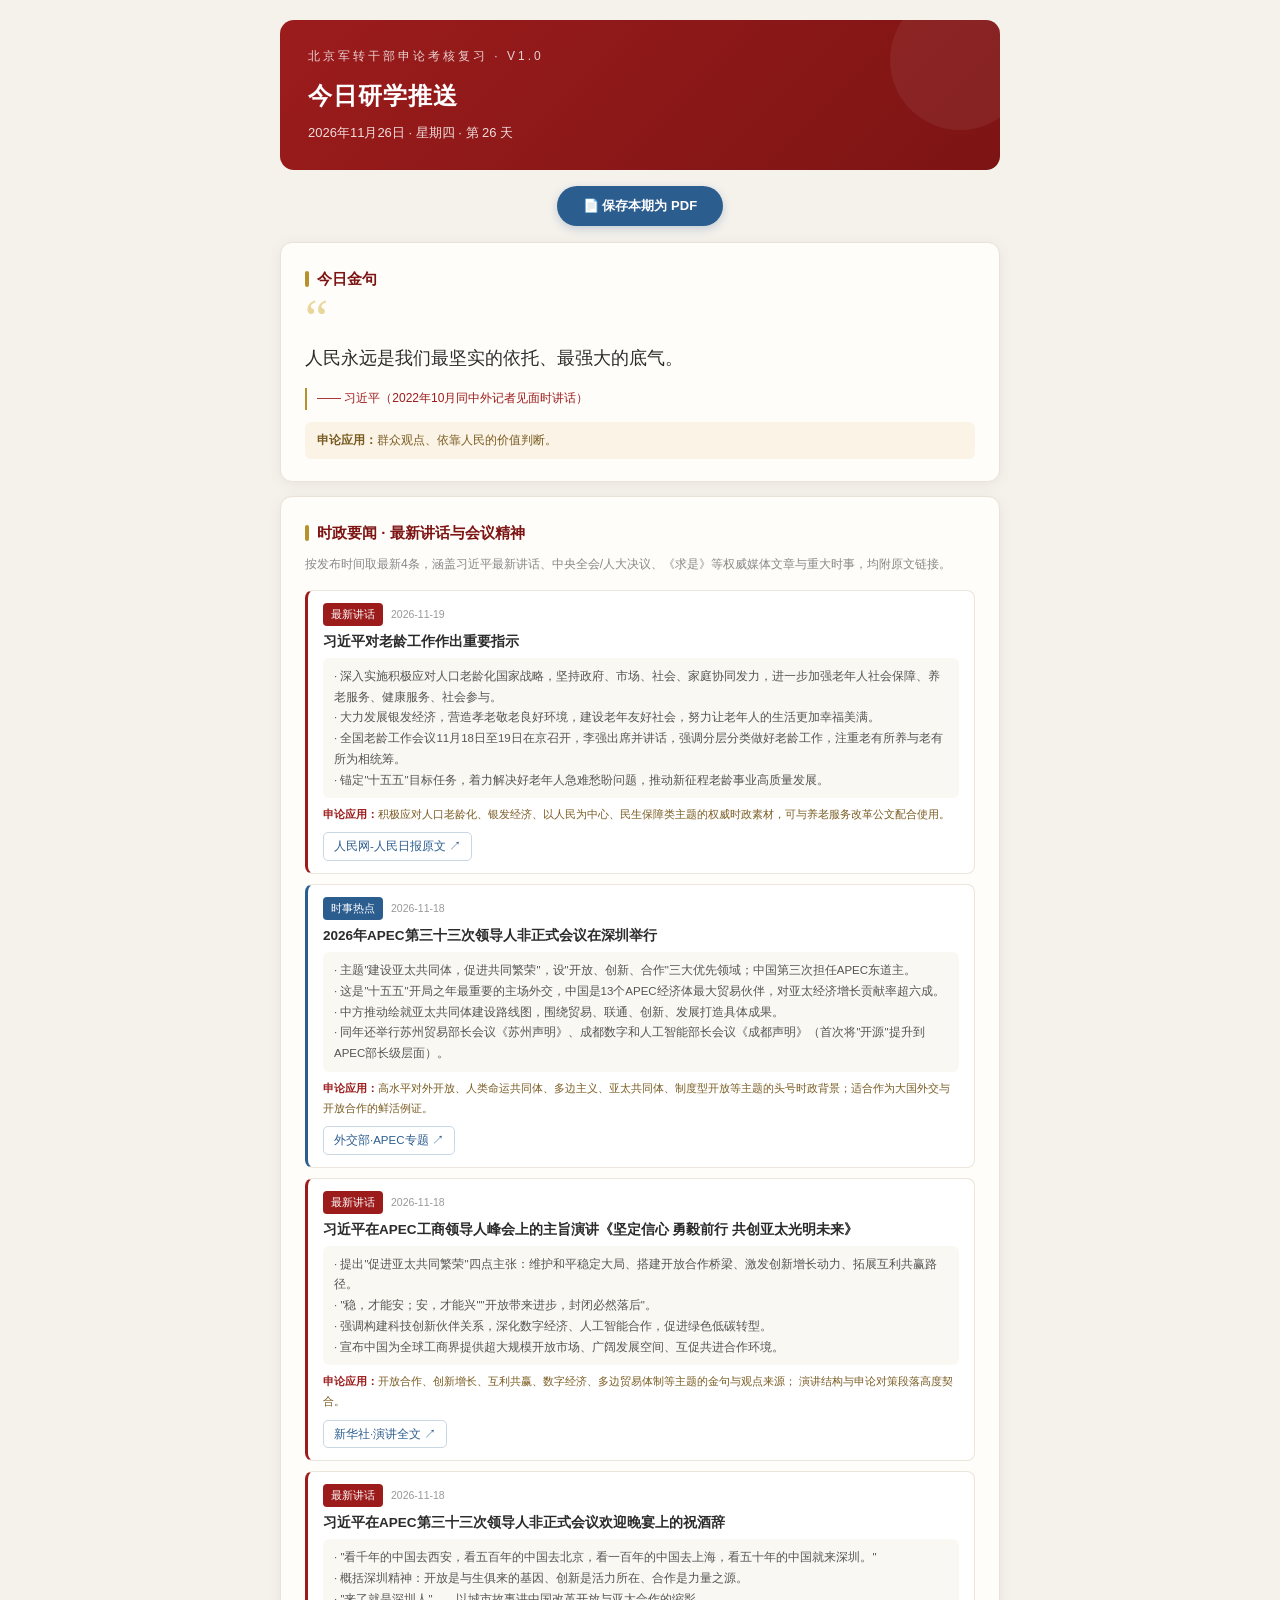
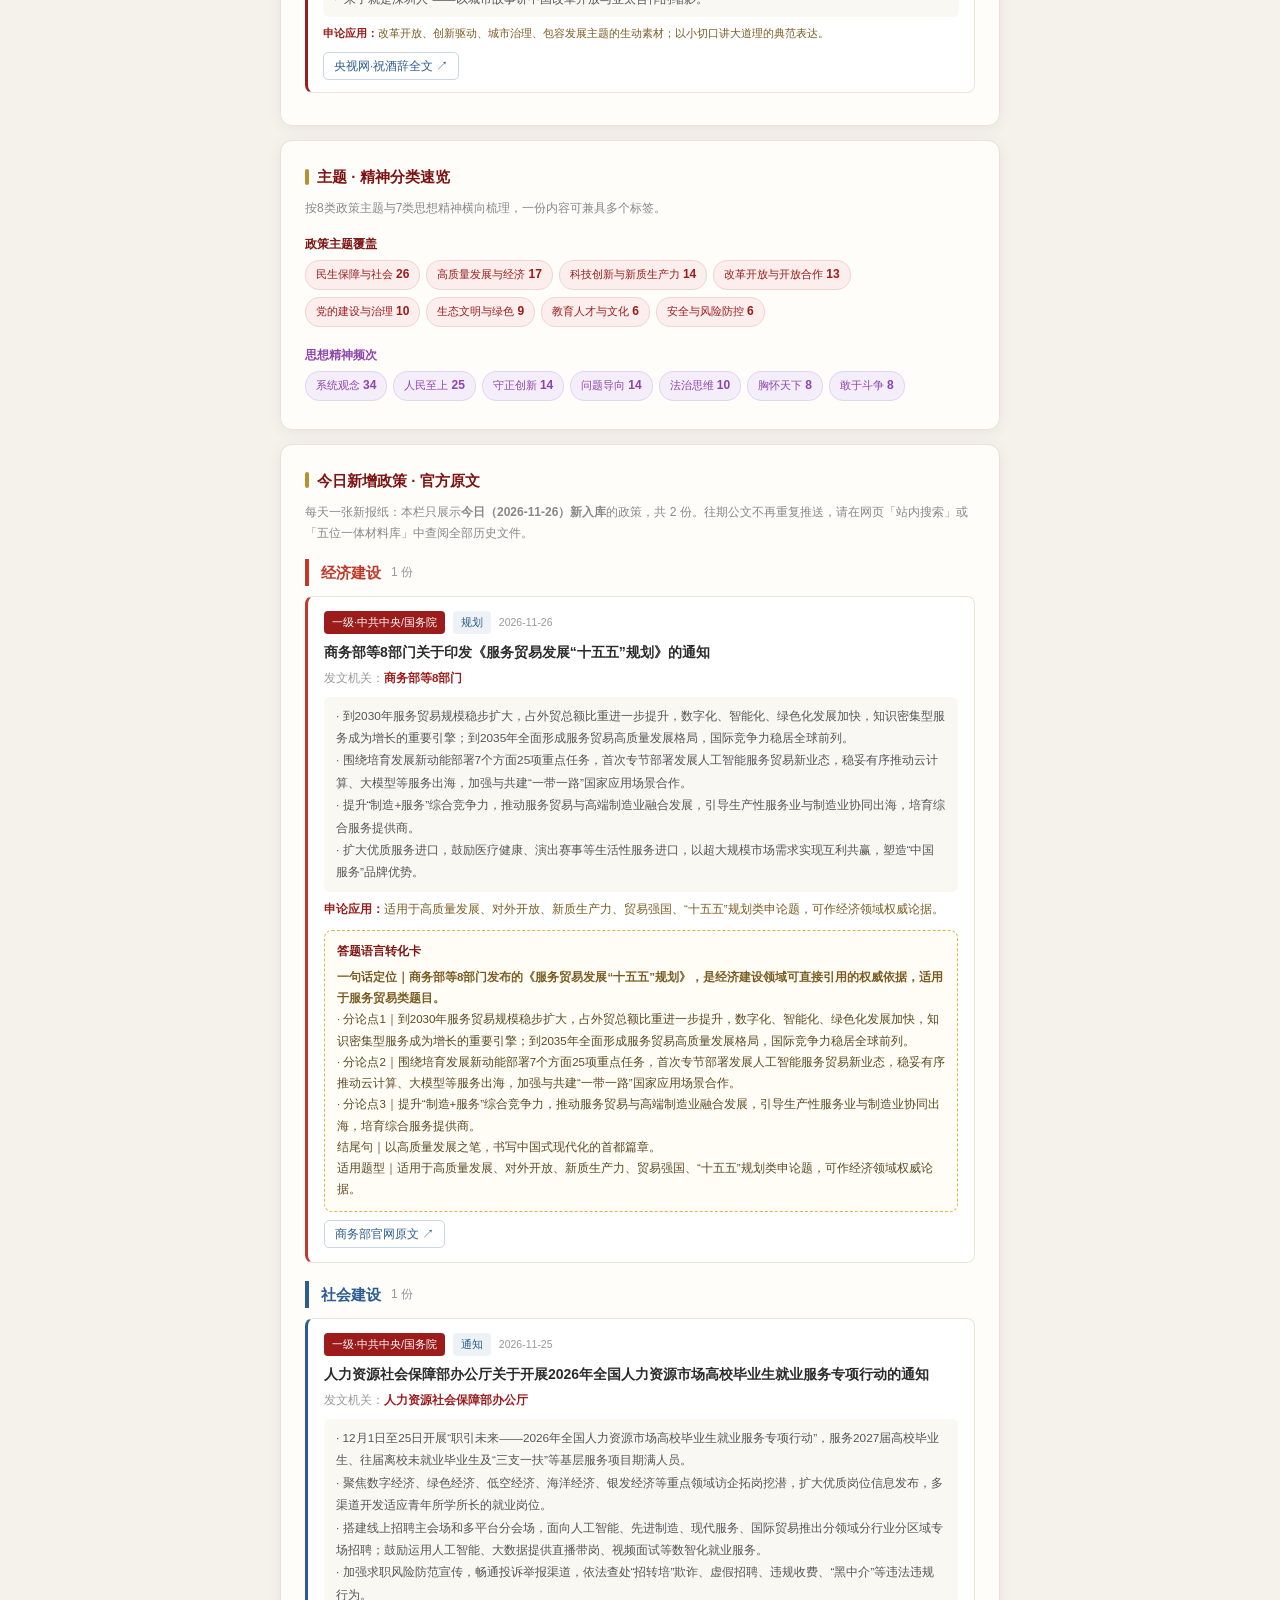
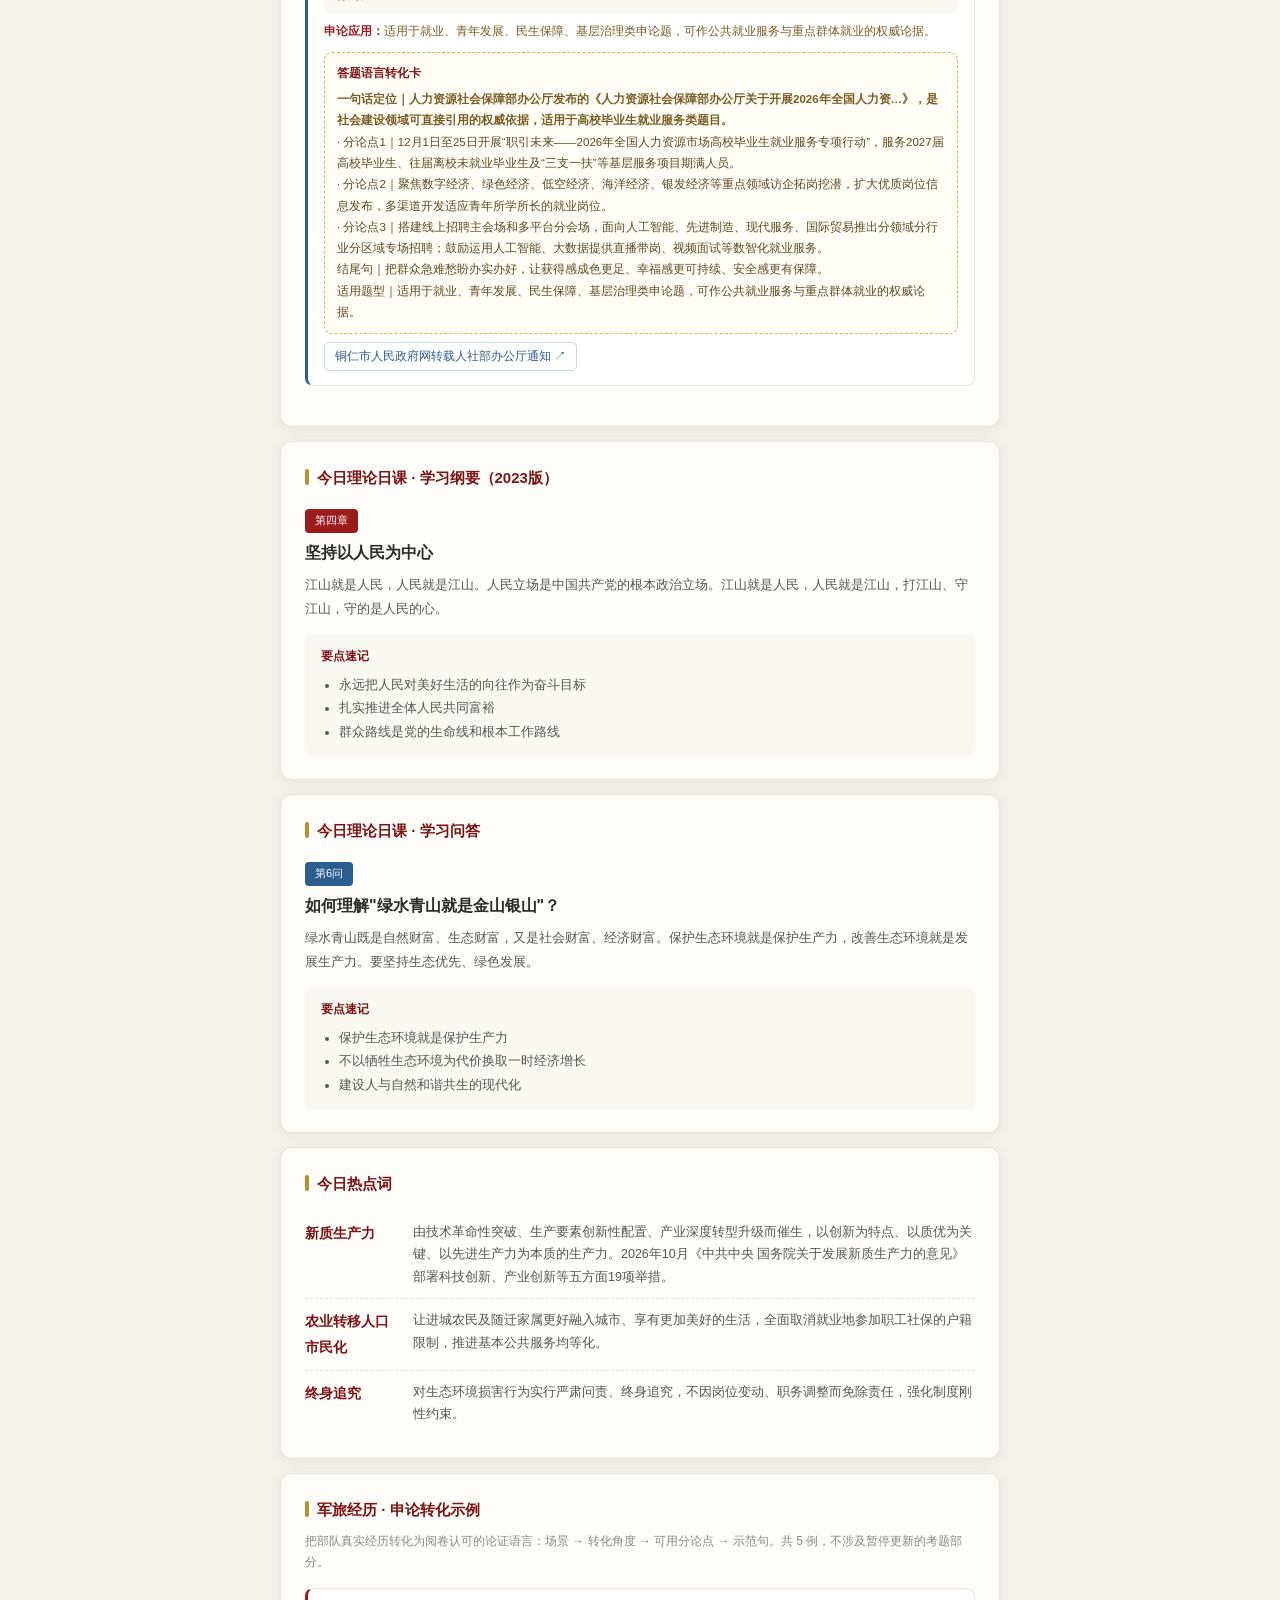
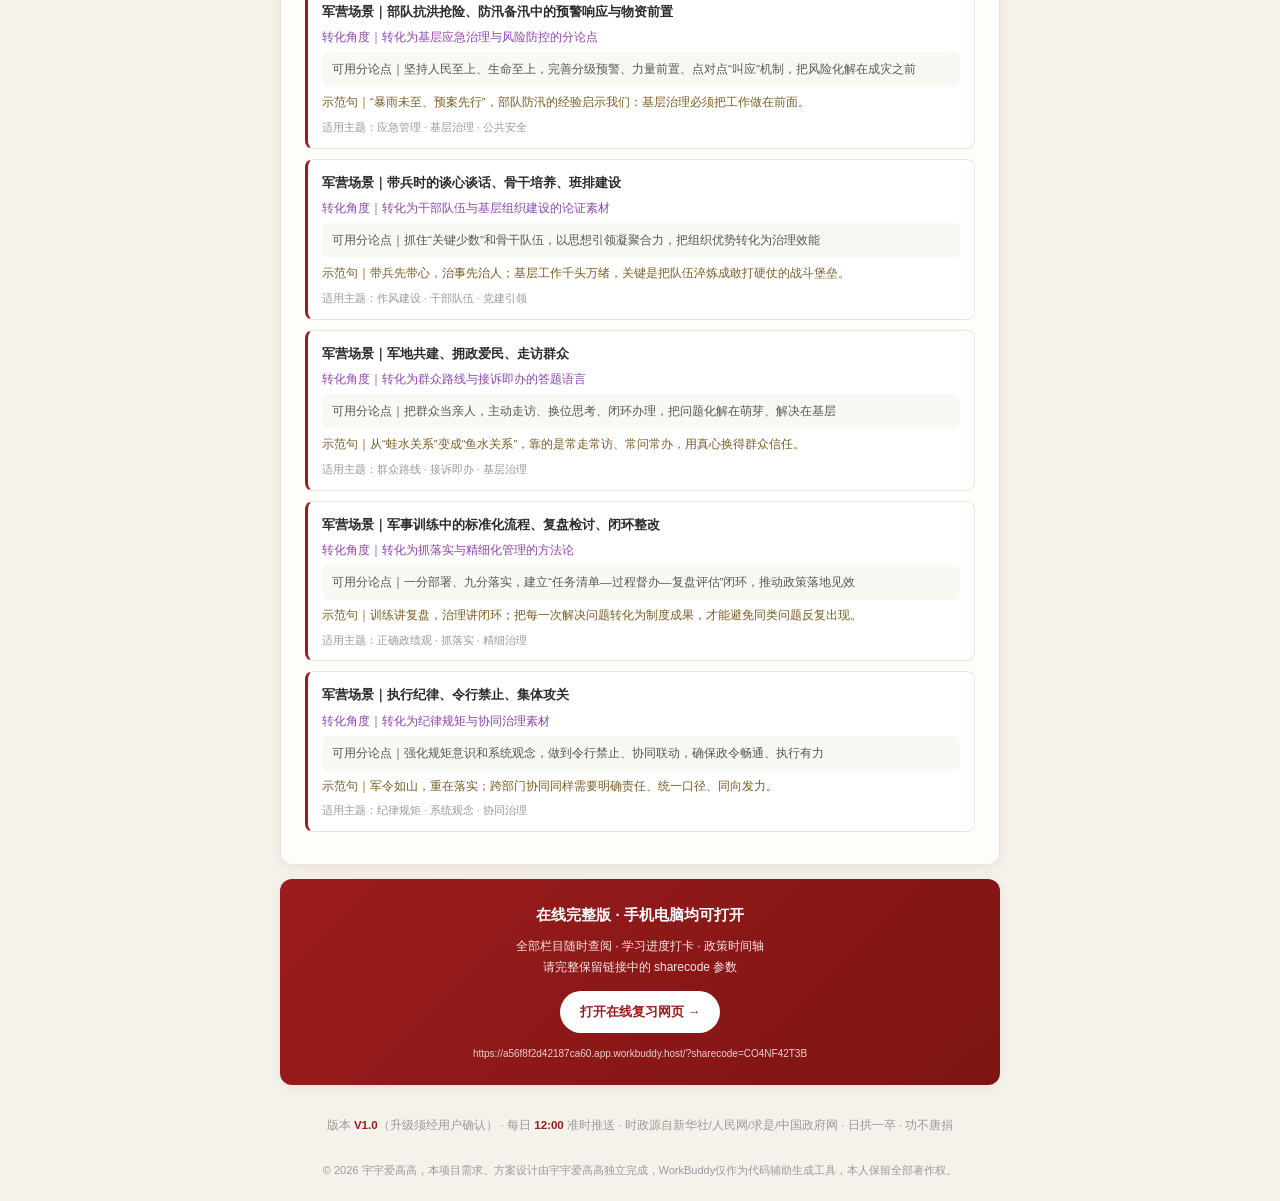
<file: 今日推送_2026-11-26.html>
<!DOCTYPE html>
<!-- 作者：宇宇爱高高，创建时间：2026-11-19，自主设计，AI辅助编码 -->
<html lang="zh-CN">
<head>
<meta charset="UTF-8">
<meta name="viewport" content="width=device-width,initial-scale=1.0">
<meta name="author" content="宇宇爱高高">
<meta name="copyright" content="© 2026 宇宇爱高高">
<meta name="generator" content="WorkBuddy，需求与设计由宇宇爱高高完成">
<title>军转申论·今日推送 11月26日</title>
<style>
*{margin:0;padding:0;box-sizing:border-box}
body{font-family:"PingFang SC","Microsoft YaHei",sans-serif;background:#f5f2ec;color:#2b2b2b;line-height:1.8;padding:20px}
.wrap{max-width:720px;margin:0 auto}
.hd{background:linear-gradient(135deg,#9c1c1c,#7d1414);color:#fff;border-radius:14px;padding:26px 28px;margin-bottom:16px;position:relative;overflow:hidden}
.hd::after{content:"";position:absolute;right:-30px;top:-30px;width:140px;height:140px;border-radius:50%;background:rgba(255,255,255,.06)}
.hd .kicker{font-size:12px;letter-spacing:3px;opacity:.8}
.hd h1{font-size:24px;margin:6px 0 4px;letter-spacing:1px}
.hd .date{font-size:13px;opacity:.85}
.card{background:#fffdf9;border:1px solid #e8e2d8;border-radius:12px;padding:22px 24px;margin-bottom:14px;box-shadow:0 2px 14px rgba(90,60,30,.07)}
.card h2{font-size:15px;color:#7d1414;display:flex;align-items:center;gap:8px;margin-bottom:14px}
.card h2::before{content:"";width:4px;height:16px;background:#b8912f;border-radius:2px}
.qmark{font-size:52px;color:#d9b64d;line-height:.5;font-family:Georgia,serif;opacity:.55}
.qtext{font-size:18px;line-height:2;font-weight:500;margin:8px 0 12px}
.qsrc{font-size:12px;color:#9c1c1c;border-left:2px solid #b8912f;padding-left:10px}
.quse{font-size:12px;color:#7a5c22;background:#fbf4e6;border-radius:6px;padding:8px 12px;margin-top:12px}
.badge{display:inline-block;font-size:11px;color:#fff;background:#9c1c1c;padding:2px 10px;border-radius:4px;margin-bottom:8px}
.badge.blue{background:#2c5d8f}
.stitle{font-size:16px;font-weight:700;line-height:1.5;margin-bottom:8px}
.sbody{font-size:13px;color:#555;line-height:1.9}
.pts{background:#faf8f3;border-radius:8px;padding:12px 16px;margin-top:12px}
.pts .h{font-size:12px;color:#7d1414;font-weight:700;margin-bottom:6px}
.pts ul{padding-left:18px;font-size:12.5px;color:#555;line-height:1.9}
.word{display:flex;gap:12px;align-items:flex-start;padding:10px 0;border-bottom:1px dashed #e8e2d8}
.word:last-child{border-bottom:none}
.word .n{font-size:14px;font-weight:700;color:#7d1414;min-width:96px}
.word .d{font-size:12.5px;color:#555}
.doc-overview{font-size:12px;color:#888;margin:-6px 0 14px}
.doc-group{margin-bottom:18px}
.doc-group-hd{display:flex;align-items:center;gap:10px;border-left:4px solid;padding-left:12px;margin-bottom:10px}
.dg-name{font-size:15px;font-weight:700}
.dg-count{font-size:12px;color:#999}
.doc-item{border:1px solid #ebe5db;border-left:3px solid;border-radius:8px;padding:14px 16px;margin-bottom:10px;background:#fff}
.doc-meta{display:flex;gap:8px;flex-wrap:wrap;align-items:center;margin-bottom:8px}
.tag{font-size:10.5px;padding:2px 8px;border-radius:4px;color:#fff;background:#9c1c1c}
.tag.type{background:#eef2f7;color:#2c5d8f}
.tag.date{background:transparent;color:#999;padding-left:0}
.doc-title{font-size:14px;font-weight:700;line-height:1.5;color:#2b2b2b;margin-bottom:5px}
.doc-org{font-size:11.5px;color:#999;margin-bottom:8px}
.doc-org b{color:#9c1c1c}
.doc-points{font-size:11.8px;color:#555;line-height:1.9;background:#faf8f3;border-radius:6px;padding:8px 12px}
.doc-use{font-size:11.5px;color:#7a5c22;margin-top:7px}
.doc-use b{color:#9c1c1c}
.answer-card{margin-top:10px;border:1px dashed #d9b64d;background:#fffdf5;border-radius:8px;padding:10px 12px;font-size:11.5px;color:#5b4a22;line-height:1.85}
.answer-card .ac-h{font-size:11.5px;color:#7d1414;font-weight:700;margin-bottom:5px}
.answer-card b{color:#7a5c22}
.mil-case{border:1px solid #ebe5db;border-left:3px solid #9c1c1c;border-radius:8px;padding:11px 14px;margin-bottom:10px;background:#fff}
.mil-case .mc-scene{font-size:13px;font-weight:700;color:#2b2b2b}
.mil-case .mc-transfer{font-size:11.5px;color:#8e44ad;margin:4px 0}
.mil-case .mc-thesis{font-size:11.8px;color:#555;background:#faf8f3;border-radius:6px;padding:7px 10px}
.mil-case .mc-demo{font-size:11.5px;color:#7a5c22;margin-top:5px}
.mil-case .mc-tags{font-size:10.5px;color:#999;margin-top:5px}
.doc-link{display:inline-block;margin-top:8px;font-size:11.5px;color:#2c5d8f;border:1px solid #c9d6e4;border-radius:5px;padding:3px 10px;text-decoration:none}
.stat-chip{display:inline-block;font-size:11px;padding:3px 10px;border-radius:14px;background:#fbeeec;color:#9c1c1c;margin:0 6px 6px 0;border:1px solid #f0d5d2}
.stat-chip b{font-size:12px}
.stat-chip.purple{background:#f4eefa;color:#8e44ad;border-color:#e3d4f0}
.affair-item{border:1px solid #ebe5db;border-left:3px solid;border-radius:8px;padding:12px 15px;margin-bottom:10px;background:#fff}
.af-meta{display:flex;gap:8px;align-items:center;margin-bottom:6px}
.af-cat{font-size:10.5px;color:#fff;padding:2px 8px;border-radius:4px}
.af-date{font-size:10.5px;color:#999}
.af-title{font-size:13.5px;font-weight:700;line-height:1.5;color:#2b2b2b;margin-bottom:6px}
.af-pts{font-size:11.5px;color:#555;line-height:1.8;background:#faf8f3;border-radius:6px;padding:8px 11px}
.af-use{font-size:11.2px;color:#7a5c22;margin-top:6px}
.af-use b{color:#9c1c1c}
.foot{text-align:center;font-size:11.5px;color:#999;padding:16px 0}
.foot b{color:#9c1c1c}
.save-pdf-bar{text-align:center;margin:0 0 16px}
.save-pdf-btn{display:inline-block;background:#2c5d8f;color:#fff;border:none;border-radius:22px;padding:11px 26px;font-size:13px;font-weight:700;cursor:pointer;box-shadow:0 3px 10px rgba(44,93,143,.25)}
.save-pdf-btn:hover{background:#1f4469}
@media print{
  @page{size:A4;margin:12mm 10mm}
  *{-webkit-print-color-adjust:exact!important;print-color-adjust:exact!important}
  body{background:#fff!important;padding:0!important;font-family:"Noto Sans CJK SC","PingFang SC","Microsoft YaHei",sans-serif!important}
  .wrap{max-width:100%!important}
  .save-pdf-bar{display:none!important}
  .card,.doc-item,.affair-item,.doc-group,.hd{break-inside:avoid;page-break-inside:avoid}
  .card{box-shadow:none!important}
}
</style>
</head>
<body>
<div class="wrap">
  <div class="hd">
    <div class="kicker">北京军转干部申论考核复习 · V1.0</div>
    <h1>今日研学推送</h1>
    <div class="date">2026年11月26日 · 星期四 · 第 26 天</div>
  </div>

  <div class="save-pdf-bar">
    <button class="save-pdf-btn" onclick="window.print()">📄 保存本期为 PDF</button>
  </div>

  <div class="card">
    <h2>今日金句</h2>
    <div class="qmark">“</div>
    <div class="qtext">人民永远是我们最坚实的依托、最强大的底气。</div>
    <div class="qsrc">—— 习近平（2022年10月同中外记者见面时讲话）</div>
    <div class="quse"><b>申论应用：</b>群众观点、依靠人民的价值判断。</div>
  </div>

  <div class="card">
    <h2>时政要闻 · 最新讲话与会议精神</h2>
    <div class="doc-overview">按发布时间取最新4条，涵盖习近平最新讲话、中央全会/人大决议、《求是》等权威媒体文章与重大时事，均附原文链接。</div>
    
  <div class="affair-item" style="border-left-color:#9c1c1c">
    <div class="af-meta">
      <span class="af-cat" style="background:#9c1c1c">最新讲话</span>
      <span class="af-date">2026-11-19</span>
    </div>
    <div class="af-title">习近平对老龄工作作出重要指示</div>
    <div class="af-pts">· 深入实施积极应对人口老龄化国家战略，坚持政府、市场、社会、家庭协同发力，进一步加强老年人社会保障、养老服务、健康服务、社会参与。<br>· 大力发展银发经济，营造孝老敬老良好环境，建设老年友好社会，努力让老年人的生活更加幸福美满。<br>· 全国老龄工作会议11月18日至19日在京召开，李强出席并讲话，强调分层分类做好老龄工作，注重老有所养与老有所为相统筹。<br>· 锚定"十五五"目标任务，着力解决好老年人急难愁盼问题，推动新征程老龄事业高质量发展。</div>
    <div class="af-use"><b>申论应用：</b>积极应对人口老龄化、银发经济、以人民为中心、民生保障类主题的权威时政素材，可与养老服务改革公文配合使用。</div>
    <a class="doc-link" href="https://cpc.people.com.cn/n1/2026/1120/c64094-40837428.html" target="_blank" rel="noopener">人民网-人民日报原文 ↗</a>
  </div>
  <div class="affair-item" style="border-left-color:#2c5d8f">
    <div class="af-meta">
      <span class="af-cat" style="background:#2c5d8f">时事热点</span>
      <span class="af-date">2026-11-18</span>
    </div>
    <div class="af-title">2026年APEC第三十三次领导人非正式会议在深圳举行</div>
    <div class="af-pts">· 主题"建设亚太共同体，促进共同繁荣"，设"开放、创新、合作"三大优先领域；中国第三次担任APEC东道主。<br>· 这是"十五五"开局之年最重要的主场外交，中国是13个APEC经济体最大贸易伙伴，对亚太经济增长贡献率超六成。<br>· 中方推动绘就亚太共同体建设路线图，围绕贸易、联通、创新、发展打造具体成果。<br>· 同年还举行苏州贸易部长会议《苏州声明》、成都数字和人工智能部长会议《成都声明》（首次将"开源"提升到APEC部长级层面）。</div>
    <div class="af-use"><b>申论应用：</b>高水平对外开放、人类命运共同体、多边主义、亚太共同体、制度型开放等主题的头号时政背景；适合作为大国外交与开放合作的鲜活例证。</div>
    <a class="doc-link" href="https://www.fmprc.gov.cn/gjhdq_676201/gjhdqzz_681964/lhg_682278/jbqk_682280/" target="_blank" rel="noopener">外交部·APEC专题 ↗</a>
  </div>
  <div class="affair-item" style="border-left-color:#9c1c1c">
    <div class="af-meta">
      <span class="af-cat" style="background:#9c1c1c">最新讲话</span>
      <span class="af-date">2026-11-18</span>
    </div>
    <div class="af-title">习近平在APEC工商领导人峰会上的主旨演讲《坚定信心 勇毅前行 共创亚太光明未来》</div>
    <div class="af-pts">· 提出"促进亚太共同繁荣"四点主张：维护和平稳定大局、搭建开放合作桥梁、激发创新增长动力、拓展互利共赢路径。<br>· "稳，才能安；安，才能兴""开放带来进步，封闭必然落后"。<br>· 强调构建科技创新伙伴关系，深化数字经济、人工智能合作，促进绿色低碳转型。<br>· 宣布中国为全球工商界提供超大规模开放市场、广阔发展空间、互促共进合作环境。</div>
    <div class="af-use"><b>申论应用：</b>开放合作、创新增长、互利共赢、数字经济、多边贸易体制等主题的金句与观点来源； 演讲结构与申论对策段落高度契合。</div>
    <a class="doc-link" href="https://www.news.cn/politics/leaders/20261118/656367581ebe4dcb8700fd9f59905ef6/c.html" target="_blank" rel="noopener">新华社·演讲全文 ↗</a>
  </div>
  <div class="affair-item" style="border-left-color:#9c1c1c">
    <div class="af-meta">
      <span class="af-cat" style="background:#9c1c1c">最新讲话</span>
      <span class="af-date">2026-11-18</span>
    </div>
    <div class="af-title">习近平在APEC第三十三次领导人非正式会议欢迎晚宴上的祝酒辞</div>
    <div class="af-pts">· "看千年的中国去西安，看五百年的中国去北京，看一百年的中国去上海，看五十年的中国就来深圳。"<br>· 概括深圳精神：开放是与生俱来的基因、创新是活力所在、合作是力量之源。<br>· "来了就是深圳人"——以城市故事讲中国改革开放与亚太合作的缩影。</div>
    <div class="af-use"><b>申论应用：</b>改革开放、创新驱动、城市治理、包容发展主题的生动素材；以小切口讲大道理的典范表达。</div>
    <a class="doc-link" href="https://news.cctv.cn/2026/11/18/ARTIrsW7RAq0j0XWYl220U7e261118.shtml" target="_blank" rel="noopener">央视网·祝酒辞全文 ↗</a>
  </div>
  </div>

  <div class="card">
    <h2>主题 · 精神分类速览</h2>
    <div class="doc-overview">按8类政策主题与7类思想精神横向梳理，一份内容可兼具多个标签。</div>
    <div style="font-size:12px;color:#7d1414;font-weight:700;margin:6px 0 4px">政策主题覆盖</div>
    <div><span class="stat-chip">民生保障与社会 <b>26</b></span><span class="stat-chip">高质量发展与经济 <b>17</b></span><span class="stat-chip">科技创新与新质生产力 <b>14</b></span><span class="stat-chip">改革开放与开放合作 <b>13</b></span><span class="stat-chip">党的建设与治理 <b>10</b></span><span class="stat-chip">生态文明与绿色 <b>9</b></span><span class="stat-chip">教育人才与文化 <b>6</b></span><span class="stat-chip">安全与风险防控 <b>6</b></span></div>
    <div style="font-size:12px;color:#8e44ad;font-weight:700;margin:12px 0 4px">思想精神频次</div>
    <div><span class="stat-chip purple">系统观念 <b>34</b></span><span class="stat-chip purple">人民至上 <b>25</b></span><span class="stat-chip purple">守正创新 <b>14</b></span><span class="stat-chip purple">问题导向 <b>14</b></span><span class="stat-chip purple">法治思维 <b>10</b></span><span class="stat-chip purple">胸怀天下 <b>8</b></span><span class="stat-chip purple">敢于斗争 <b>8</b></span></div>
  </div>

  <div class="card">
    <h2>今日新增政策 · 官方原文</h2>
    <div class="doc-overview">每天一张新报纸：本栏只展示<b>今日（2026-11-26）新入库</b>的政策，共 2 份。往期公文不再重复推送，请在网页「站内搜索」或「五位一体材料库」中查阅全部历史文件。</div>
    
  <div class="doc-group">
    <div class="doc-group-hd" style="border-left-color:#c0392b">
      <span class="dg-name" style="color:#c0392b">经济建设</span>
      <span class="dg-count">1 份</span>
    </div>
    
      <div class="doc-item" style="border-left-color:#c0392b">
        <div class="doc-meta">
          <span class="tag">一级·中共中央/国务院</span>
          <span class="tag type">规划</span>
          <span class="tag date">2026-11-26</span>
        </div>
        <div class="doc-title">商务部等8部门关于印发《服务贸易发展“十五五”规划》的通知</div>
        <div class="doc-org">发文机关：<b>商务部等8部门</b></div>
        <div class="doc-points">· 到2030年服务贸易规模稳步扩大，占外贸总额比重进一步提升，数字化、智能化、绿色化发展加快，知识密集型服务成为增长的重要引擎；到2035年全面形成服务贸易高质量发展格局，国际竞争力稳居全球前列。<br>· 围绕培育发展新动能部署7个方面25项重点任务，首次专节部署发展人工智能服务贸易新业态，稳妥有序推动云计算、大模型等服务出海，加强与共建“一带一路”国家应用场景合作。<br>· 提升“制造+服务”综合竞争力，推动服务贸易与高端制造业融合发展，引导生产性服务业与制造业协同出海，培育综合服务提供商。<br>· 扩大优质服务进口，鼓励医疗健康、演出赛事等生活性服务进口，以超大规模市场需求实现互利共赢，塑造“中国服务”品牌优势。</div>
        <div class="doc-use"><b>申论应用：</b>适用于高质量发展、对外开放、新质生产力、贸易强国、“十五五”规划类申论题，可作经济领域权威论据。</div>
        <div class="answer-card"><div class="ac-h">答题语言转化卡</div><div><b>一句话定位｜商务部等8部门发布的《服务贸易发展“十五五”规划》，是经济建设领域可直接引用的权威依据，适用于服务贸易类题目。</b></div><div>· 分论点1｜到2030年服务贸易规模稳步扩大，占外贸总额比重进一步提升，数字化、智能化、绿色化发展加快，知识密集型服务成为增长的重要引擎；到2035年全面形成服务贸易高质量发展格局，国际竞争力稳居全球前列。<br>· 分论点2｜围绕培育发展新动能部署7个方面25项重点任务，首次专节部署发展人工智能服务贸易新业态，稳妥有序推动云计算、大模型等服务出海，加强与共建“一带一路”国家应用场景合作。<br>· 分论点3｜提升“制造+服务”综合竞争力，推动服务贸易与高端制造业融合发展，引导生产性服务业与制造业协同出海，培育综合服务提供商。</div><div>结尾句｜以高质量发展之笔，书写中国式现代化的首都篇章。</div><div>适用题型｜适用于高质量发展、对外开放、新质生产力、贸易强国、“十五五”规划类申论题，可作经济领域权威论据。</div></div>
        <a class="doc-link" href="https://fms.mofcom.gov.cn/zcfg/zhzcfg/art/2026/art_fdd612d641e84ca3bad8db52bf17327c.html" target="_blank" rel="noopener">商务部官网原文 ↗</a>
      </div>
  </div>
  <div class="doc-group">
    <div class="doc-group-hd" style="border-left-color:#2c5d8f">
      <span class="dg-name" style="color:#2c5d8f">社会建设</span>
      <span class="dg-count">1 份</span>
    </div>
    
      <div class="doc-item" style="border-left-color:#2c5d8f">
        <div class="doc-meta">
          <span class="tag">一级·中共中央/国务院</span>
          <span class="tag type">通知</span>
          <span class="tag date">2026-11-25</span>
        </div>
        <div class="doc-title">人力资源社会保障部办公厅关于开展2026年全国人力资源市场高校毕业生就业服务专项行动的通知</div>
        <div class="doc-org">发文机关：<b>人力资源社会保障部办公厅</b></div>
        <div class="doc-points">· 12月1日至25日开展“职引未来——2026年全国人力资源市场高校毕业生就业服务专项行动”，服务2027届高校毕业生、往届离校未就业毕业生及“三支一扶”等基层服务项目期满人员。<br>· 聚焦数字经济、绿色经济、低空经济、海洋经济、银发经济等重点领域访企拓岗挖潜，扩大优质岗位信息发布，多渠道开发适应青年所学所长的就业岗位。<br>· 搭建线上招聘主会场和多平台分会场，面向人工智能、先进制造、现代服务、国际贸易推出分领域分行业分区域专场招聘；鼓励运用人工智能、大数据提供直播带岗、视频面试等数智化就业服务。<br>· 加强求职风险防范宣传，畅通投诉举报渠道，依法查处“招转培”欺诈、虚假招聘、违规收费、“黑中介”等违法违规行为。</div>
        <div class="doc-use"><b>申论应用：</b>适用于就业、青年发展、民生保障、基层治理类申论题，可作公共就业服务与重点群体就业的权威论据。</div>
        <div class="answer-card"><div class="ac-h">答题语言转化卡</div><div><b>一句话定位｜人力资源社会保障部办公厅发布的《人力资源社会保障部办公厅关于开展2026年全国人力资…》，是社会建设领域可直接引用的权威依据，适用于高校毕业生就业服务类题目。</b></div><div>· 分论点1｜12月1日至25日开展“职引未来——2026年全国人力资源市场高校毕业生就业服务专项行动”，服务2027届高校毕业生、往届离校未就业毕业生及“三支一扶”等基层服务项目期满人员。<br>· 分论点2｜聚焦数字经济、绿色经济、低空经济、海洋经济、银发经济等重点领域访企拓岗挖潜，扩大优质岗位信息发布，多渠道开发适应青年所学所长的就业岗位。<br>· 分论点3｜搭建线上招聘主会场和多平台分会场，面向人工智能、先进制造、现代服务、国际贸易推出分领域分行业分区域专场招聘；鼓励运用人工智能、大数据提供直播带岗、视频面试等数智化就业服务。</div><div>结尾句｜把群众急难愁盼办实办好，让获得感成色更足、幸福感更可持续、安全感更有保障。</div><div>适用题型｜适用于就业、青年发展、民生保障、基层治理类申论题，可作公共就业服务与重点群体就业的权威论据。</div></div>
        <a class="doc-link" href="https://www.trs.gov.cn/zwgk/zdlyxxgk/jycy_5764462/202611/t20261125_91138461.html" target="_blank" rel="noopener">铜仁市人民政府网转载人社部办公厅通知 ↗</a>
      </div>
  </div>
  </div>

  <div class="card">
    <h2>今日理论日课 · 学习纲要（2023版）</h2>
    <span class="badge">第四章</span>
    <div class="stitle">坚持以人民为中心</div>
    <div class="sbody">江山就是人民，人民就是江山。人民立场是中国共产党的根本政治立场。江山就是人民，人民就是江山，打江山、守江山，守的是人民的心。</div>
    <div class="pts"><div class="h">要点速记</div><ul><li>永远把人民对美好生活的向往作为奋斗目标</li><li>扎实推进全体人民共同富裕</li><li>群众路线是党的生命线和根本工作路线</li></ul></div>
  </div>

  <div class="card">
    <h2>今日理论日课 · 学习问答</h2>
    <span class="badge blue">第6问</span>
    <div class="stitle">如何理解"绿水青山就是金山银山"？</div>
    <div class="sbody">绿水青山既是自然财富、生态财富，又是社会财富、经济财富。保护生态环境就是保护生产力，改善生态环境就是发展生产力。要坚持生态优先、绿色发展。</div>
    <div class="pts"><div class="h">要点速记</div><ul><li>保护生态环境就是保护生产力</li><li>不以牺牲生态环境为代价换取一时经济增长</li><li>建设人与自然和谐共生的现代化</li></ul></div>
  </div>

  <div class="card">
    <h2>今日热点词</h2>
    <div class="word"><div class="n">新质生产力</div><div class="d">由技术革命性突破、生产要素创新性配置、产业深度转型升级而催生，以创新为特点、以质优为关键、以先进生产力为本质的生产力。2026年10月《中共中央 国务院关于发展新质生产力的意见》部署科技创新、产业创新等五方面19项举措。</div></div><div class="word"><div class="n">农业转移人口市民化</div><div class="d">让进城农民及随迁家属更好融入城市、享有更加美好的生活，全面取消就业地参加职工社保的户籍限制，推进基本公共服务均等化。</div></div><div class="word"><div class="n">终身追究</div><div class="d">对生态环境损害行为实行严肃问责、终身追究，不因岗位变动、职务调整而免除责任，强化制度刚性约束。</div></div>
  </div>

  <div class="card">
    <h2>军旅经历 · 申论转化示例</h2>
    <div class="doc-overview">把部队真实经历转化为阅卷认可的论证语言：场景 → 转化角度 → 可用分论点 → 示范句。共 5 例，不涉及暂停更新的考题部分。</div>
    
      <div class="mil-case">
        <div class="mc-scene">军营场景｜部队抗洪抢险、防汛备汛中的预警响应与物资前置</div>
        <div class="mc-transfer">转化角度｜转化为基层应急治理与风险防控的分论点</div>
        <div class="mc-thesis">可用分论点｜坚持人民至上、生命至上，完善分级预警、力量前置、点对点“叫应”机制，把风险化解在成灾之前</div>
        <div class="mc-demo">示范句｜“暴雨未至、预案先行”，部队防汛的经验启示我们：基层治理必须把工作做在前面。</div>
        <div class="mc-tags">适用主题：应急管理 · 基层治理 · 公共安全</div>
      </div>
      <div class="mil-case">
        <div class="mc-scene">军营场景｜带兵时的谈心谈话、骨干培养、班排建设</div>
        <div class="mc-transfer">转化角度｜转化为干部队伍与基层组织建设的论证素材</div>
        <div class="mc-thesis">可用分论点｜抓住“关键少数”和骨干队伍，以思想引领凝聚合力，把组织优势转化为治理效能</div>
        <div class="mc-demo">示范句｜带兵先带心，治事先治人；基层工作千头万绪，关键是把队伍淬炼成敢打硬仗的战斗堡垒。</div>
        <div class="mc-tags">适用主题：作风建设 · 干部队伍 · 党建引领</div>
      </div>
      <div class="mil-case">
        <div class="mc-scene">军营场景｜军地共建、拥政爱民、走访群众</div>
        <div class="mc-transfer">转化角度｜转化为群众路线与接诉即办的答题语言</div>
        <div class="mc-thesis">可用分论点｜把群众当亲人，主动走访、换位思考、闭环办理，把问题化解在萌芽、解决在基层</div>
        <div class="mc-demo">示范句｜从“蛙水关系”变成“鱼水关系”，靠的是常走常访、常问常办，用真心换得群众信任。</div>
        <div class="mc-tags">适用主题：群众路线 · 接诉即办 · 基层治理</div>
      </div>
      <div class="mil-case">
        <div class="mc-scene">军营场景｜军事训练中的标准化流程、复盘检讨、闭环整改</div>
        <div class="mc-transfer">转化角度｜转化为抓落实与精细化管理的方法论</div>
        <div class="mc-thesis">可用分论点｜一分部署、九分落实，建立“任务清单—过程督办—复盘评估”闭环，推动政策落地见效</div>
        <div class="mc-demo">示范句｜训练讲复盘，治理讲闭环；把每一次解决问题转化为制度成果，才能避免同类问题反复出现。</div>
        <div class="mc-tags">适用主题：正确政绩观 · 抓落实 · 精细治理</div>
      </div>
      <div class="mil-case">
        <div class="mc-scene">军营场景｜执行纪律、令行禁止、集体攻关</div>
        <div class="mc-transfer">转化角度｜转化为纪律规矩与协同治理素材</div>
        <div class="mc-thesis">可用分论点｜强化规矩意识和系统观念，做到令行禁止、协同联动，确保政令畅通、执行有力</div>
        <div class="mc-demo">示范句｜军令如山，重在落实；跨部门协同同样需要明确责任、统一口径、同向发力。</div>
        <div class="mc-tags">适用主题：纪律规矩 · 系统观念 · 协同治理</div>
      </div>
  </div>

  <div class="card" style="text-align:center;background:linear-gradient(135deg,#9c1c1c,#7d1414);color:#fff;border:none">
    <div style="font-size:15px;font-weight:700;margin-bottom:8px">在线完整版 · 手机电脑均可打开</div>
    <div style="font-size:12px;opacity:.9;line-height:1.7;margin-bottom:14px">全部栏目随时查阅 · 学习进度打卡 · 政策时间轴<br>请完整保留链接中的 sharecode 参数</div>
    <a href="https://a56f8f2d42187ca60.app.workbuddy.host/?sharecode=CO4NF42T3B" style="display:inline-block;background:#fff;color:#9c1c1c;padding:9px 20px;border-radius:22px;text-decoration:none;font-size:13px;font-weight:700">打开在线复习网页 →</a>
    <div style="font-size:10px;opacity:.8;margin-top:12px;word-break:break-all">https://a56f8f2d42187ca60.app.workbuddy.host/?sharecode=CO4NF42T3B</div>
  </div>

  <div class="foot">版本 <b>V1.0</b>（升级须经用户确认） · 每日 <b>12:00</b> 准时推送 · 时政源自新华社/人民网/求是/中国政府网 · 日拱一卒 · 功不唐捐</div>
  <div style="text-align:center;margin-top:10px;font-size:11px;color:#999;line-height:1.8">© 2026 宇宇爱高高，本项目需求、方案设计由宇宇爱高高独立完成，WorkBuddy仅作为代码辅助生成工具，本人保留全部著作权。</div>
</div>
</body>
</html>
</file>
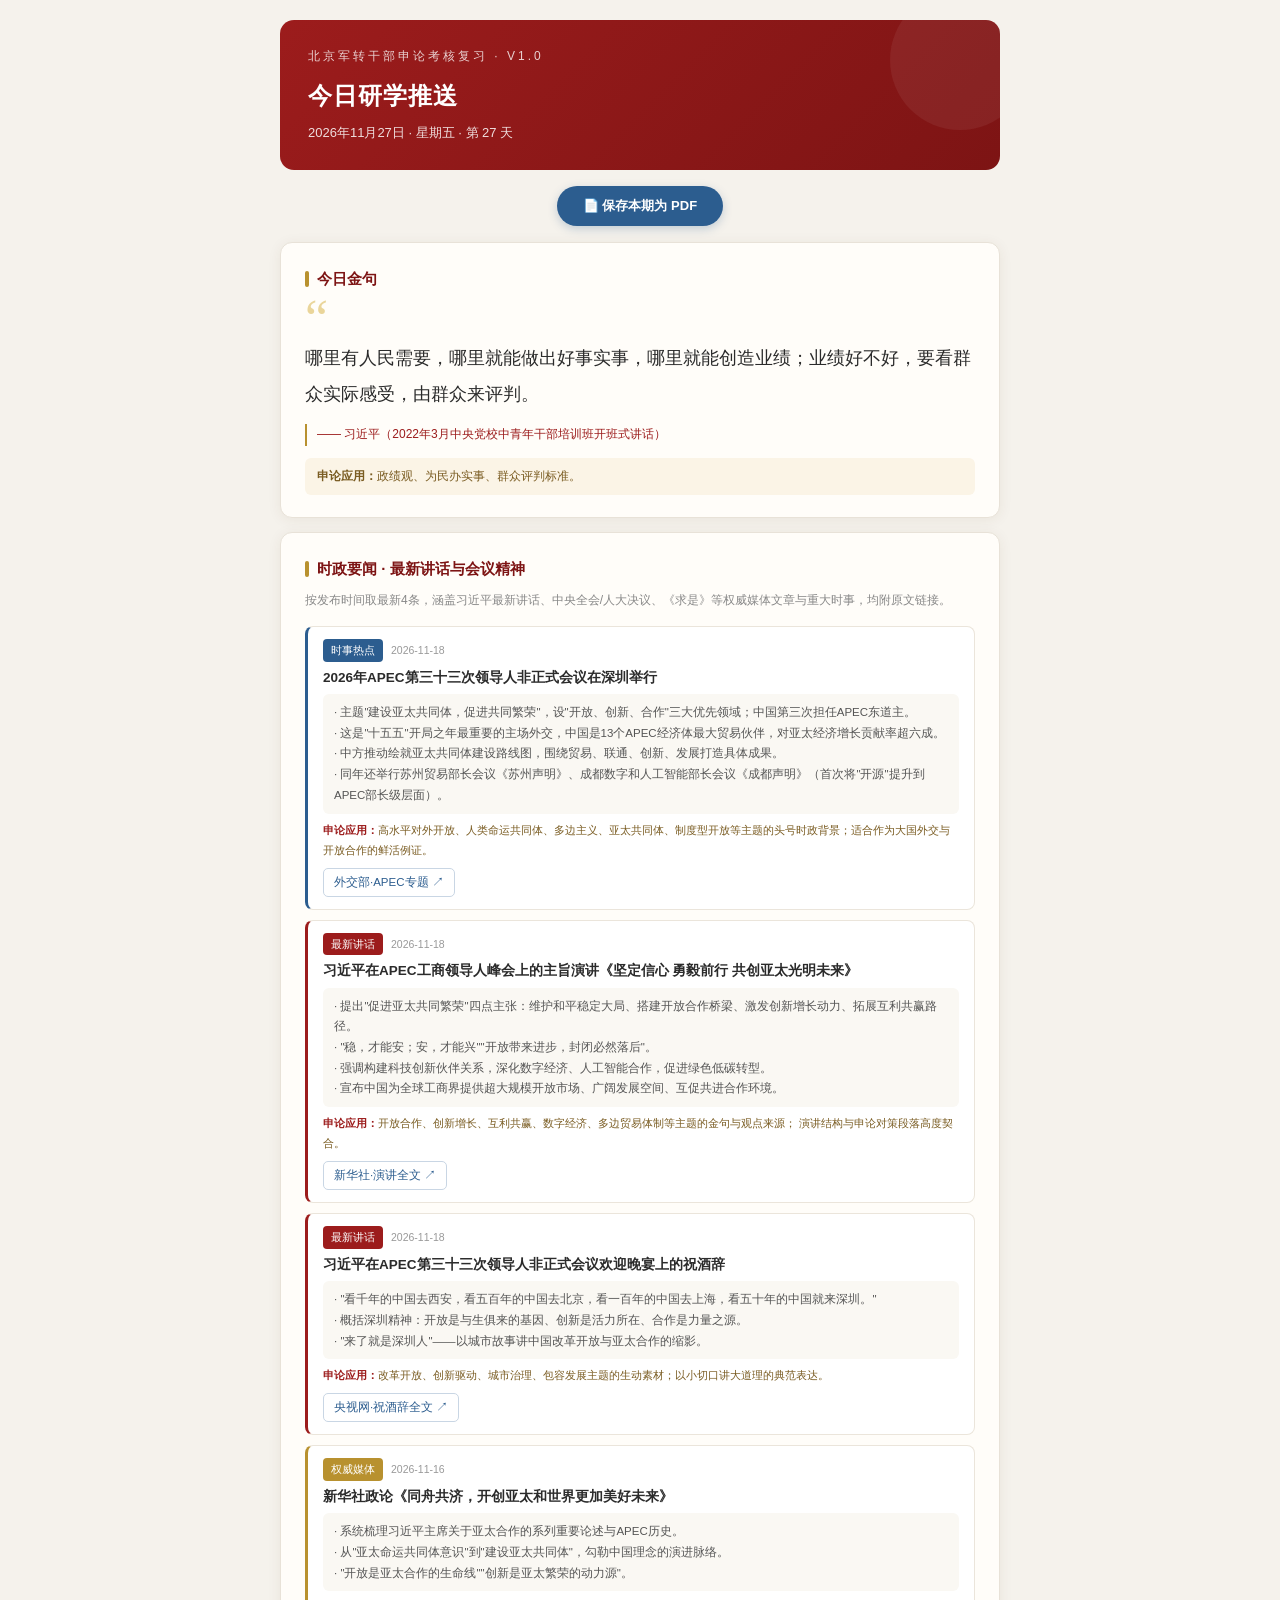
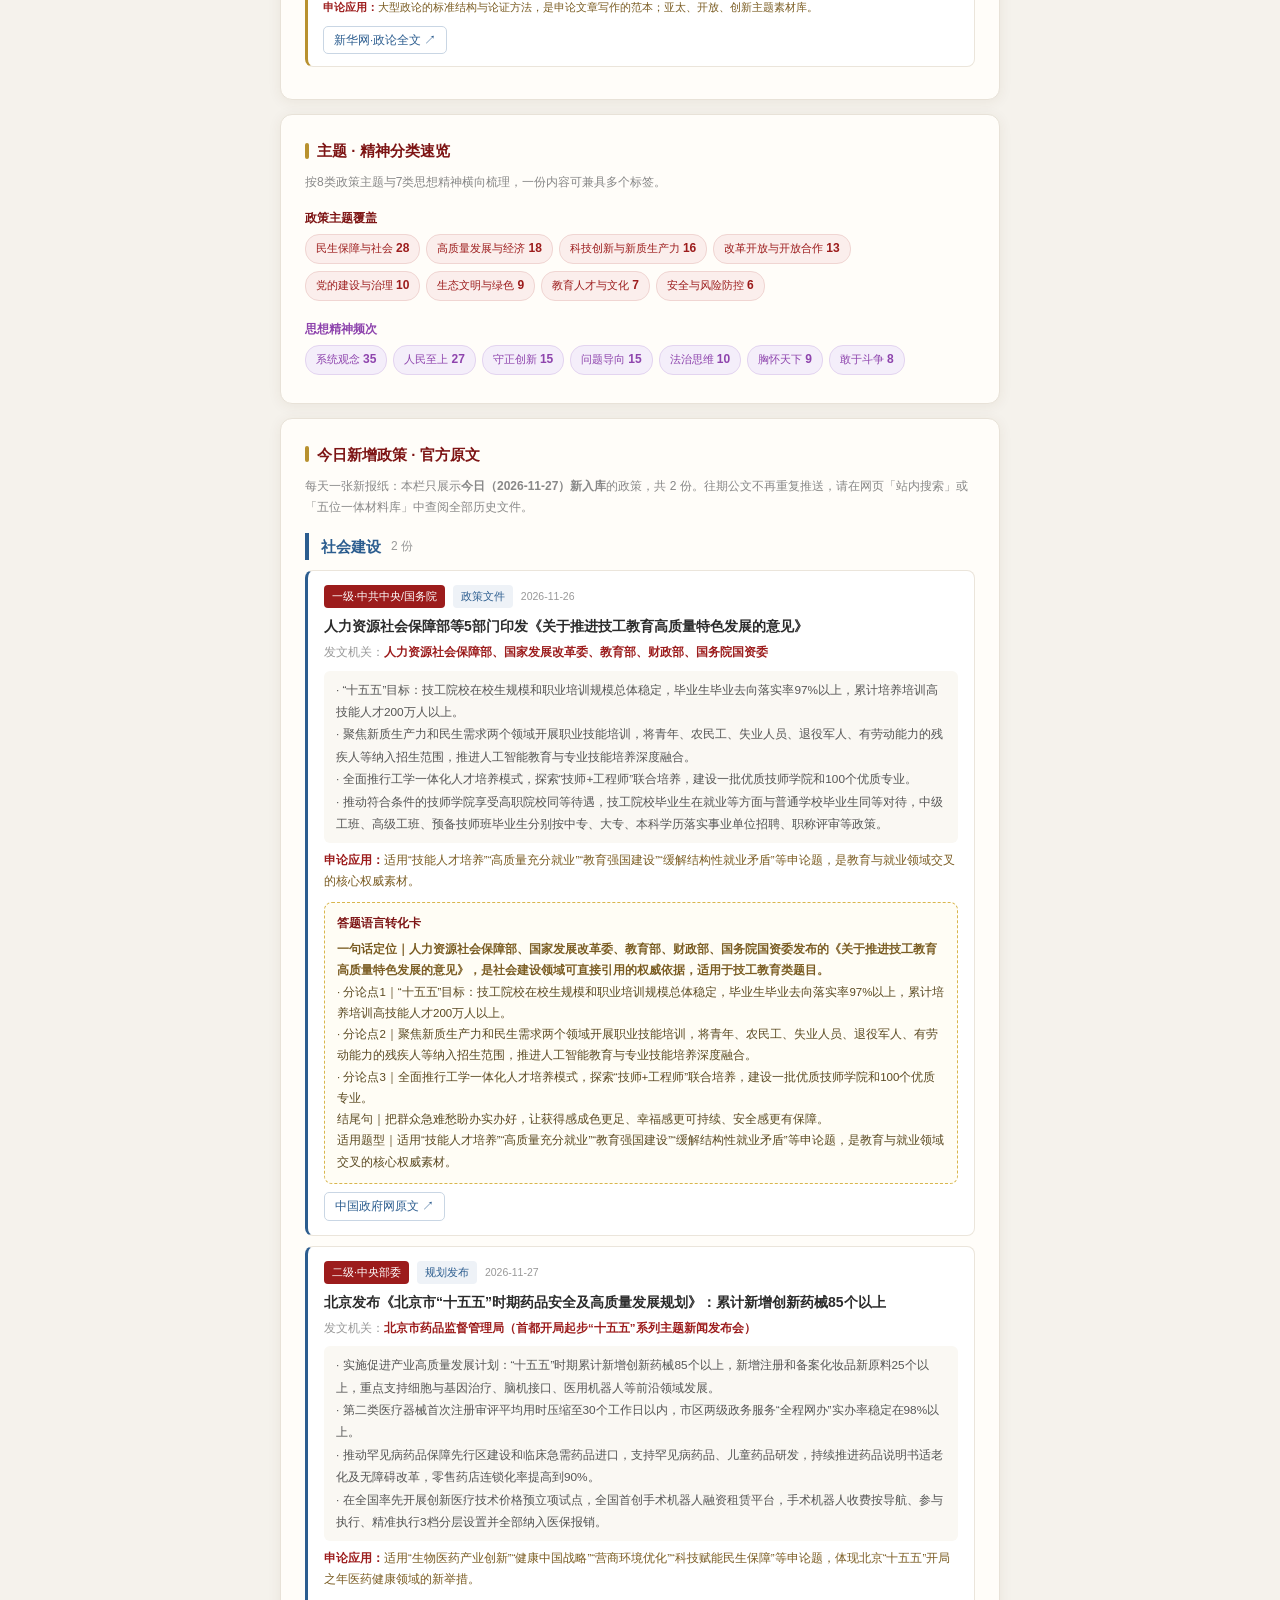
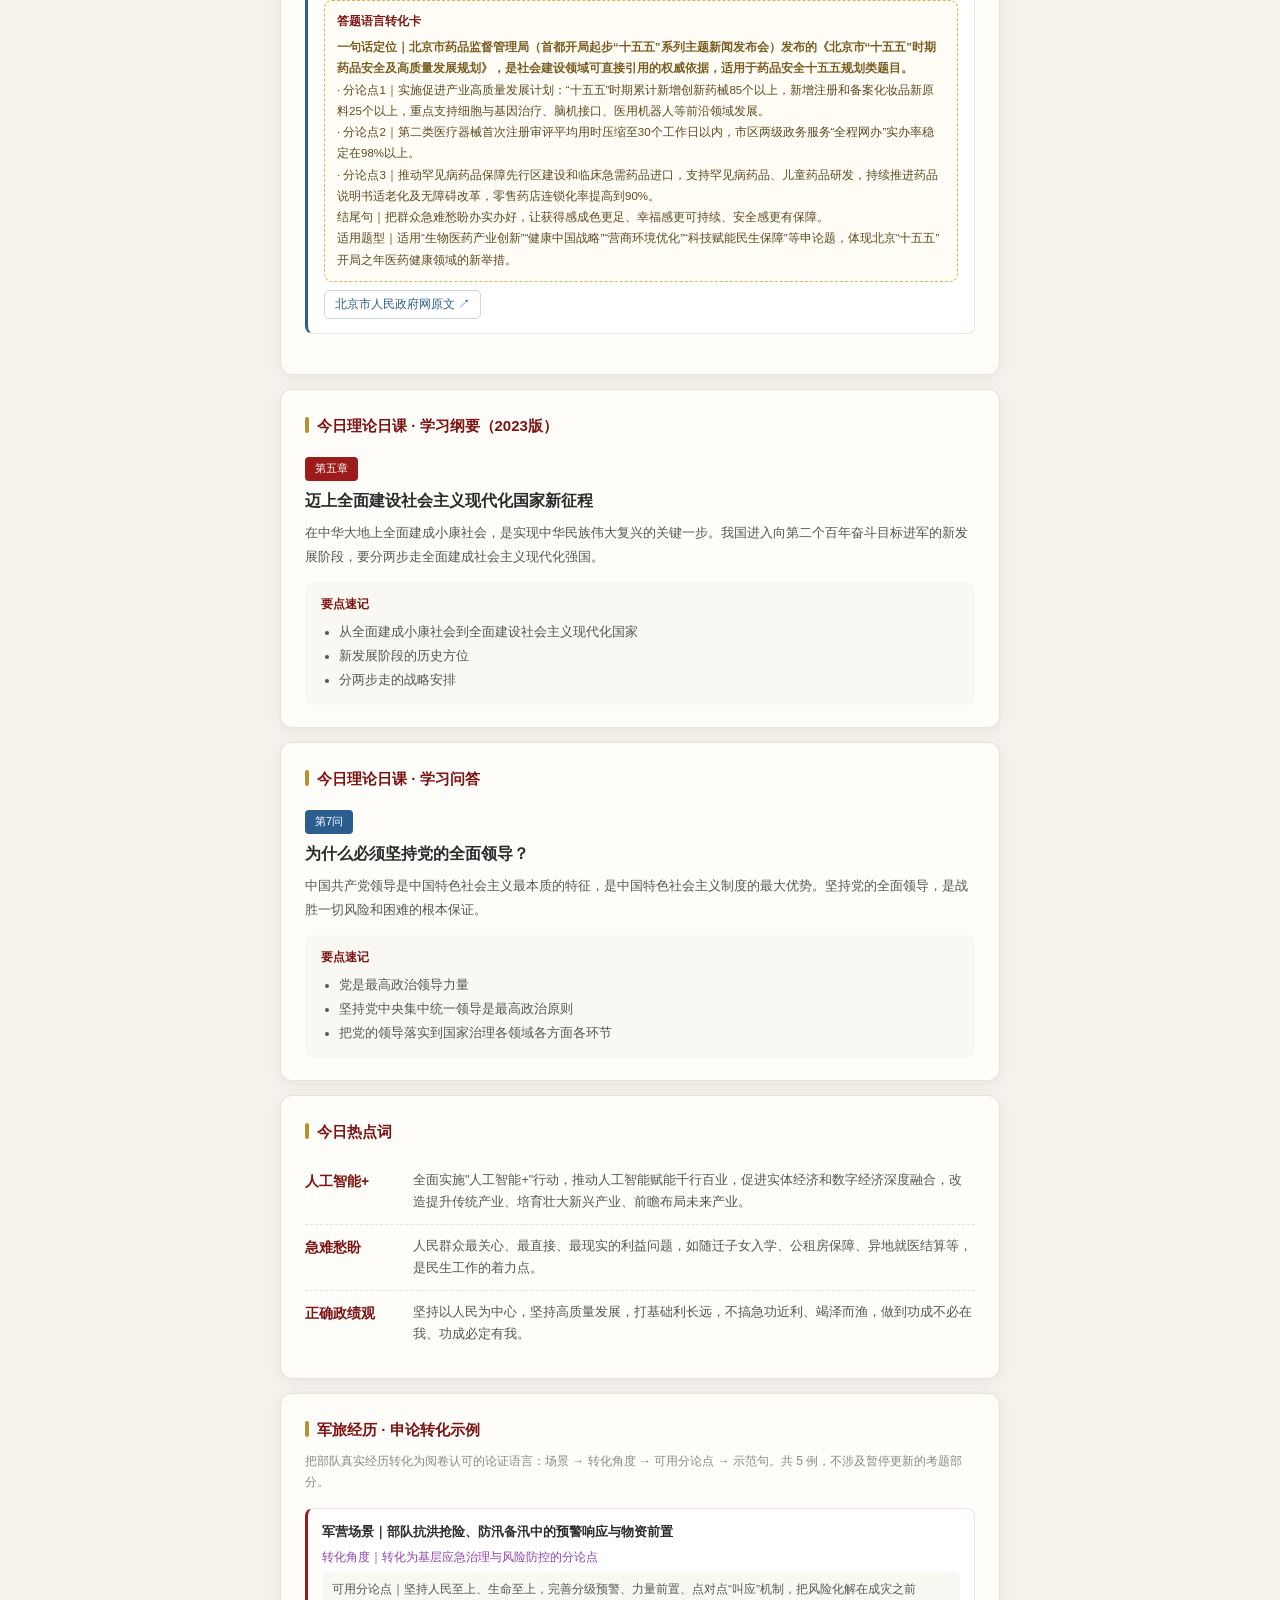
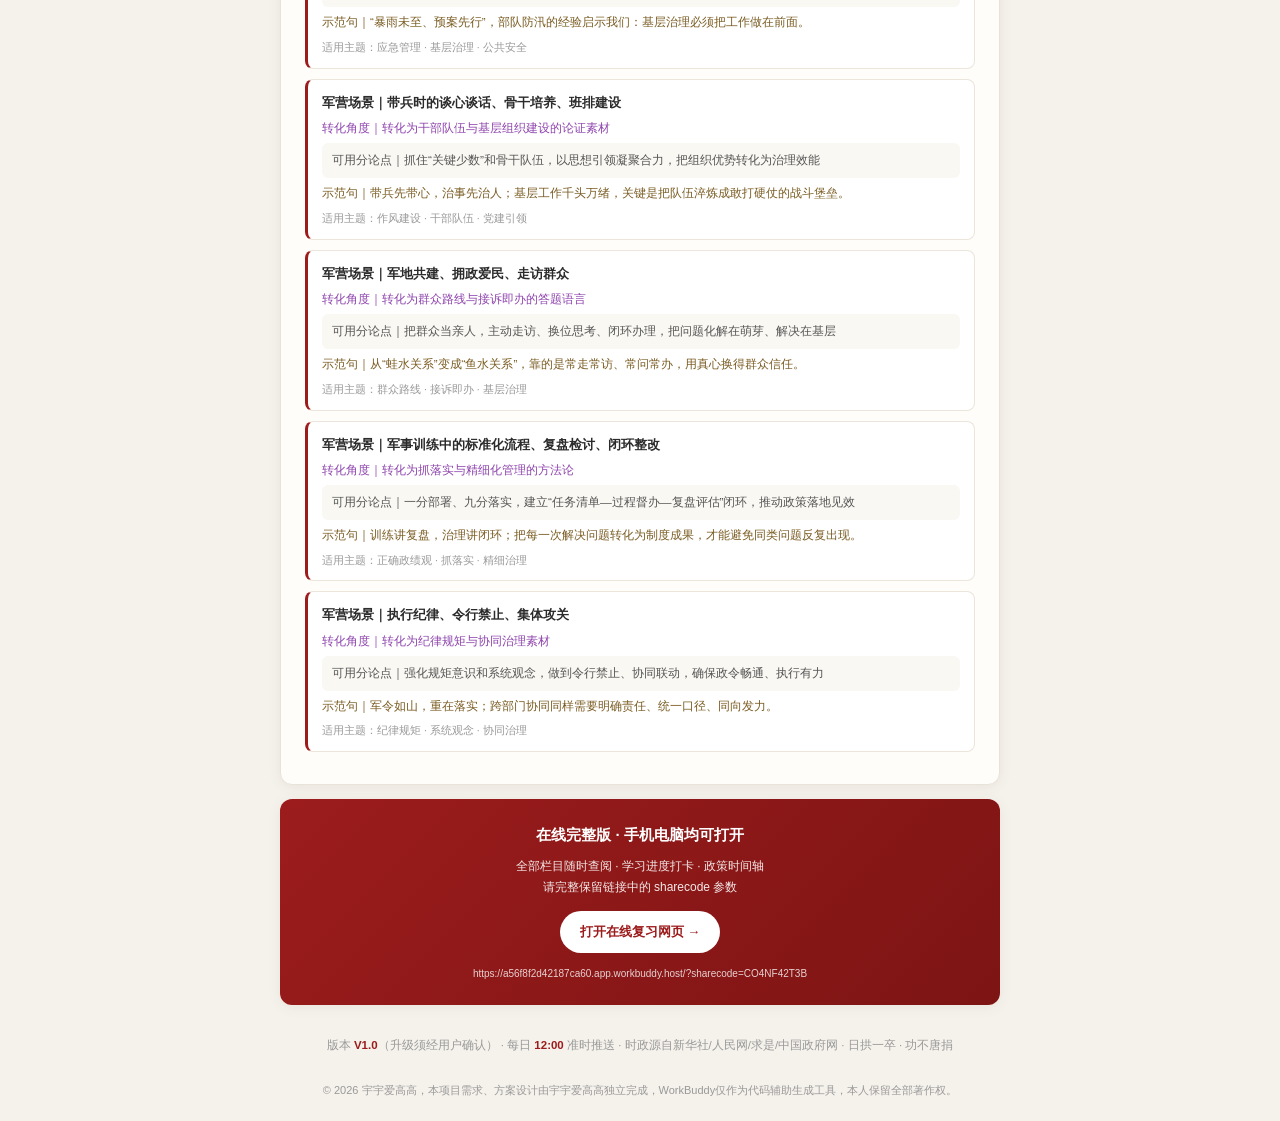
<file: 今日推送_2026-11-27.html>
<!DOCTYPE html>
<!-- 作者：宇宇爱高高，创建时间：2026-11-19，自主设计，AI辅助编码 -->
<html lang="zh-CN">
<head>
<meta charset="UTF-8">
<meta name="viewport" content="width=device-width,initial-scale=1.0">
<meta name="author" content="宇宇爱高高">
<meta name="copyright" content="© 2026 宇宇爱高高">
<meta name="generator" content="WorkBuddy，需求与设计由宇宇爱高高完成">
<title>军转申论·今日推送 11月27日</title>
<style>
*{margin:0;padding:0;box-sizing:border-box}
body{font-family:"PingFang SC","Microsoft YaHei",sans-serif;background:#f5f2ec;color:#2b2b2b;line-height:1.8;padding:20px}
.wrap{max-width:720px;margin:0 auto}
.hd{background:linear-gradient(135deg,#9c1c1c,#7d1414);color:#fff;border-radius:14px;padding:26px 28px;margin-bottom:16px;position:relative;overflow:hidden}
.hd::after{content:"";position:absolute;right:-30px;top:-30px;width:140px;height:140px;border-radius:50%;background:rgba(255,255,255,.06)}
.hd .kicker{font-size:12px;letter-spacing:3px;opacity:.8}
.hd h1{font-size:24px;margin:6px 0 4px;letter-spacing:1px}
.hd .date{font-size:13px;opacity:.85}
.card{background:#fffdf9;border:1px solid #e8e2d8;border-radius:12px;padding:22px 24px;margin-bottom:14px;box-shadow:0 2px 14px rgba(90,60,30,.07)}
.card h2{font-size:15px;color:#7d1414;display:flex;align-items:center;gap:8px;margin-bottom:14px}
.card h2::before{content:"";width:4px;height:16px;background:#b8912f;border-radius:2px}
.qmark{font-size:52px;color:#d9b64d;line-height:.5;font-family:Georgia,serif;opacity:.55}
.qtext{font-size:18px;line-height:2;font-weight:500;margin:8px 0 12px}
.qsrc{font-size:12px;color:#9c1c1c;border-left:2px solid #b8912f;padding-left:10px}
.quse{font-size:12px;color:#7a5c22;background:#fbf4e6;border-radius:6px;padding:8px 12px;margin-top:12px}
.badge{display:inline-block;font-size:11px;color:#fff;background:#9c1c1c;padding:2px 10px;border-radius:4px;margin-bottom:8px}
.badge.blue{background:#2c5d8f}
.stitle{font-size:16px;font-weight:700;line-height:1.5;margin-bottom:8px}
.sbody{font-size:13px;color:#555;line-height:1.9}
.pts{background:#faf8f3;border-radius:8px;padding:12px 16px;margin-top:12px}
.pts .h{font-size:12px;color:#7d1414;font-weight:700;margin-bottom:6px}
.pts ul{padding-left:18px;font-size:12.5px;color:#555;line-height:1.9}
.word{display:flex;gap:12px;align-items:flex-start;padding:10px 0;border-bottom:1px dashed #e8e2d8}
.word:last-child{border-bottom:none}
.word .n{font-size:14px;font-weight:700;color:#7d1414;min-width:96px}
.word .d{font-size:12.5px;color:#555}
.doc-overview{font-size:12px;color:#888;margin:-6px 0 14px}
.doc-group{margin-bottom:18px}
.doc-group-hd{display:flex;align-items:center;gap:10px;border-left:4px solid;padding-left:12px;margin-bottom:10px}
.dg-name{font-size:15px;font-weight:700}
.dg-count{font-size:12px;color:#999}
.doc-item{border:1px solid #ebe5db;border-left:3px solid;border-radius:8px;padding:14px 16px;margin-bottom:10px;background:#fff}
.doc-meta{display:flex;gap:8px;flex-wrap:wrap;align-items:center;margin-bottom:8px}
.tag{font-size:10.5px;padding:2px 8px;border-radius:4px;color:#fff;background:#9c1c1c}
.tag.type{background:#eef2f7;color:#2c5d8f}
.tag.date{background:transparent;color:#999;padding-left:0}
.doc-title{font-size:14px;font-weight:700;line-height:1.5;color:#2b2b2b;margin-bottom:5px}
.doc-org{font-size:11.5px;color:#999;margin-bottom:8px}
.doc-org b{color:#9c1c1c}
.doc-points{font-size:11.8px;color:#555;line-height:1.9;background:#faf8f3;border-radius:6px;padding:8px 12px}
.doc-use{font-size:11.5px;color:#7a5c22;margin-top:7px}
.doc-use b{color:#9c1c1c}
.answer-card{margin-top:10px;border:1px dashed #d9b64d;background:#fffdf5;border-radius:8px;padding:10px 12px;font-size:11.5px;color:#5b4a22;line-height:1.85}
.answer-card .ac-h{font-size:11.5px;color:#7d1414;font-weight:700;margin-bottom:5px}
.answer-card b{color:#7a5c22}
.mil-case{border:1px solid #ebe5db;border-left:3px solid #9c1c1c;border-radius:8px;padding:11px 14px;margin-bottom:10px;background:#fff}
.mil-case .mc-scene{font-size:13px;font-weight:700;color:#2b2b2b}
.mil-case .mc-transfer{font-size:11.5px;color:#8e44ad;margin:4px 0}
.mil-case .mc-thesis{font-size:11.8px;color:#555;background:#faf8f3;border-radius:6px;padding:7px 10px}
.mil-case .mc-demo{font-size:11.5px;color:#7a5c22;margin-top:5px}
.mil-case .mc-tags{font-size:10.5px;color:#999;margin-top:5px}
.doc-link{display:inline-block;margin-top:8px;font-size:11.5px;color:#2c5d8f;border:1px solid #c9d6e4;border-radius:5px;padding:3px 10px;text-decoration:none}
.stat-chip{display:inline-block;font-size:11px;padding:3px 10px;border-radius:14px;background:#fbeeec;color:#9c1c1c;margin:0 6px 6px 0;border:1px solid #f0d5d2}
.stat-chip b{font-size:12px}
.stat-chip.purple{background:#f4eefa;color:#8e44ad;border-color:#e3d4f0}
.affair-item{border:1px solid #ebe5db;border-left:3px solid;border-radius:8px;padding:12px 15px;margin-bottom:10px;background:#fff}
.af-meta{display:flex;gap:8px;align-items:center;margin-bottom:6px}
.af-cat{font-size:10.5px;color:#fff;padding:2px 8px;border-radius:4px}
.af-date{font-size:10.5px;color:#999}
.af-title{font-size:13.5px;font-weight:700;line-height:1.5;color:#2b2b2b;margin-bottom:6px}
.af-pts{font-size:11.5px;color:#555;line-height:1.8;background:#faf8f3;border-radius:6px;padding:8px 11px}
.af-use{font-size:11.2px;color:#7a5c22;margin-top:6px}
.af-use b{color:#9c1c1c}
.foot{text-align:center;font-size:11.5px;color:#999;padding:16px 0}
.foot b{color:#9c1c1c}
.save-pdf-bar{text-align:center;margin:0 0 16px}
.save-pdf-btn{display:inline-block;background:#2c5d8f;color:#fff;border:none;border-radius:22px;padding:11px 26px;font-size:13px;font-weight:700;cursor:pointer;box-shadow:0 3px 10px rgba(44,93,143,.25)}
.save-pdf-btn:hover{background:#1f4469}
@media print{
  @page{size:A4;margin:12mm 10mm}
  *{-webkit-print-color-adjust:exact!important;print-color-adjust:exact!important}
  body{background:#fff!important;padding:0!important;font-family:"Noto Sans CJK SC","PingFang SC","Microsoft YaHei",sans-serif!important}
  .wrap{max-width:100%!important}
  .save-pdf-bar{display:none!important}
  .card,.doc-item,.affair-item,.doc-group,.hd{break-inside:avoid;page-break-inside:avoid}
  .card{box-shadow:none!important}
}
</style>
</head>
<body>
<div class="wrap">
  <div class="hd">
    <div class="kicker">北京军转干部申论考核复习 · V1.0</div>
    <h1>今日研学推送</h1>
    <div class="date">2026年11月27日 · 星期五 · 第 27 天</div>
  </div>

  <div class="save-pdf-bar">
    <button class="save-pdf-btn" onclick="window.print()">📄 保存本期为 PDF</button>
  </div>

  <div class="card">
    <h2>今日金句</h2>
    <div class="qmark">“</div>
    <div class="qtext">哪里有人民需要，哪里就能做出好事实事，哪里就能创造业绩；业绩好不好，要看群众实际感受，由群众来评判。</div>
    <div class="qsrc">—— 习近平（2022年3月中央党校中青年干部培训班开班式讲话）</div>
    <div class="quse"><b>申论应用：</b>政绩观、为民办实事、群众评判标准。</div>
  </div>

  <div class="card">
    <h2>时政要闻 · 最新讲话与会议精神</h2>
    <div class="doc-overview">按发布时间取最新4条，涵盖习近平最新讲话、中央全会/人大决议、《求是》等权威媒体文章与重大时事，均附原文链接。</div>
    
  <div class="affair-item" style="border-left-color:#2c5d8f">
    <div class="af-meta">
      <span class="af-cat" style="background:#2c5d8f">时事热点</span>
      <span class="af-date">2026-11-18</span>
    </div>
    <div class="af-title">2026年APEC第三十三次领导人非正式会议在深圳举行</div>
    <div class="af-pts">· 主题"建设亚太共同体，促进共同繁荣"，设"开放、创新、合作"三大优先领域；中国第三次担任APEC东道主。<br>· 这是"十五五"开局之年最重要的主场外交，中国是13个APEC经济体最大贸易伙伴，对亚太经济增长贡献率超六成。<br>· 中方推动绘就亚太共同体建设路线图，围绕贸易、联通、创新、发展打造具体成果。<br>· 同年还举行苏州贸易部长会议《苏州声明》、成都数字和人工智能部长会议《成都声明》（首次将"开源"提升到APEC部长级层面）。</div>
    <div class="af-use"><b>申论应用：</b>高水平对外开放、人类命运共同体、多边主义、亚太共同体、制度型开放等主题的头号时政背景；适合作为大国外交与开放合作的鲜活例证。</div>
    <a class="doc-link" href="https://www.fmprc.gov.cn/gjhdq_676201/gjhdqzz_681964/lhg_682278/jbqk_682280/" target="_blank" rel="noopener">外交部·APEC专题 ↗</a>
  </div>
  <div class="affair-item" style="border-left-color:#9c1c1c">
    <div class="af-meta">
      <span class="af-cat" style="background:#9c1c1c">最新讲话</span>
      <span class="af-date">2026-11-18</span>
    </div>
    <div class="af-title">习近平在APEC工商领导人峰会上的主旨演讲《坚定信心 勇毅前行 共创亚太光明未来》</div>
    <div class="af-pts">· 提出"促进亚太共同繁荣"四点主张：维护和平稳定大局、搭建开放合作桥梁、激发创新增长动力、拓展互利共赢路径。<br>· "稳，才能安；安，才能兴""开放带来进步，封闭必然落后"。<br>· 强调构建科技创新伙伴关系，深化数字经济、人工智能合作，促进绿色低碳转型。<br>· 宣布中国为全球工商界提供超大规模开放市场、广阔发展空间、互促共进合作环境。</div>
    <div class="af-use"><b>申论应用：</b>开放合作、创新增长、互利共赢、数字经济、多边贸易体制等主题的金句与观点来源； 演讲结构与申论对策段落高度契合。</div>
    <a class="doc-link" href="https://www.news.cn/politics/leaders/20261118/656367581ebe4dcb8700fd9f59905ef6/c.html" target="_blank" rel="noopener">新华社·演讲全文 ↗</a>
  </div>
  <div class="affair-item" style="border-left-color:#9c1c1c">
    <div class="af-meta">
      <span class="af-cat" style="background:#9c1c1c">最新讲话</span>
      <span class="af-date">2026-11-18</span>
    </div>
    <div class="af-title">习近平在APEC第三十三次领导人非正式会议欢迎晚宴上的祝酒辞</div>
    <div class="af-pts">· "看千年的中国去西安，看五百年的中国去北京，看一百年的中国去上海，看五十年的中国就来深圳。"<br>· 概括深圳精神：开放是与生俱来的基因、创新是活力所在、合作是力量之源。<br>· "来了就是深圳人"——以城市故事讲中国改革开放与亚太合作的缩影。</div>
    <div class="af-use"><b>申论应用：</b>改革开放、创新驱动、城市治理、包容发展主题的生动素材；以小切口讲大道理的典范表达。</div>
    <a class="doc-link" href="https://news.cctv.cn/2026/11/18/ARTIrsW7RAq0j0XWYl220U7e261118.shtml" target="_blank" rel="noopener">央视网·祝酒辞全文 ↗</a>
  </div>
  <div class="affair-item" style="border-left-color:#b8912f">
    <div class="af-meta">
      <span class="af-cat" style="background:#b8912f">权威媒体</span>
      <span class="af-date">2026-11-16</span>
    </div>
    <div class="af-title">新华社政论《同舟共济，开创亚太和世界更加美好未来》</div>
    <div class="af-pts">· 系统梳理习近平主席关于亚太合作的系列重要论述与APEC历史。<br>· 从"亚太命运共同体意识"到"建设亚太共同体"，勾勒中国理念的演进脉络。<br>· "开放是亚太合作的生命线""创新是亚太繁荣的动力源"。</div>
    <div class="af-use"><b>申论应用：</b>大型政论的标准结构与论证方法，是申论文章写作的范本；亚太、开放、创新主题素材库。</div>
    <a class="doc-link" href="https://www.news.cn/world/20261116/2da9c629eb8a466ca08a1c7524896eae/c.html" target="_blank" rel="noopener">新华网·政论全文 ↗</a>
  </div>
  </div>

  <div class="card">
    <h2>主题 · 精神分类速览</h2>
    <div class="doc-overview">按8类政策主题与7类思想精神横向梳理，一份内容可兼具多个标签。</div>
    <div style="font-size:12px;color:#7d1414;font-weight:700;margin:6px 0 4px">政策主题覆盖</div>
    <div><span class="stat-chip">民生保障与社会 <b>28</b></span><span class="stat-chip">高质量发展与经济 <b>18</b></span><span class="stat-chip">科技创新与新质生产力 <b>16</b></span><span class="stat-chip">改革开放与开放合作 <b>13</b></span><span class="stat-chip">党的建设与治理 <b>10</b></span><span class="stat-chip">生态文明与绿色 <b>9</b></span><span class="stat-chip">教育人才与文化 <b>7</b></span><span class="stat-chip">安全与风险防控 <b>6</b></span></div>
    <div style="font-size:12px;color:#8e44ad;font-weight:700;margin:12px 0 4px">思想精神频次</div>
    <div><span class="stat-chip purple">系统观念 <b>35</b></span><span class="stat-chip purple">人民至上 <b>27</b></span><span class="stat-chip purple">守正创新 <b>15</b></span><span class="stat-chip purple">问题导向 <b>15</b></span><span class="stat-chip purple">法治思维 <b>10</b></span><span class="stat-chip purple">胸怀天下 <b>9</b></span><span class="stat-chip purple">敢于斗争 <b>8</b></span></div>
  </div>

  <div class="card">
    <h2>今日新增政策 · 官方原文</h2>
    <div class="doc-overview">每天一张新报纸：本栏只展示<b>今日（2026-11-27）新入库</b>的政策，共 2 份。往期公文不再重复推送，请在网页「站内搜索」或「五位一体材料库」中查阅全部历史文件。</div>
    
  <div class="doc-group">
    <div class="doc-group-hd" style="border-left-color:#2c5d8f">
      <span class="dg-name" style="color:#2c5d8f">社会建设</span>
      <span class="dg-count">2 份</span>
    </div>
    
      <div class="doc-item" style="border-left-color:#2c5d8f">
        <div class="doc-meta">
          <span class="tag">一级·中共中央/国务院</span>
          <span class="tag type">政策文件</span>
          <span class="tag date">2026-11-26</span>
        </div>
        <div class="doc-title">人力资源社会保障部等5部门印发《关于推进技工教育高质量特色发展的意见》</div>
        <div class="doc-org">发文机关：<b>人力资源社会保障部、国家发展改革委、教育部、财政部、国务院国资委</b></div>
        <div class="doc-points">· “十五五”目标：技工院校在校生规模和职业培训规模总体稳定，毕业生毕业去向落实率97%以上，累计培养培训高技能人才200万人以上。<br>· 聚焦新质生产力和民生需求两个领域开展职业技能培训，将青年、农民工、失业人员、退役军人、有劳动能力的残疾人等纳入招生范围，推进人工智能教育与专业技能培养深度融合。<br>· 全面推行工学一体化人才培养模式，探索“技师+工程师”联合培养，建设一批优质技师学院和100个优质专业。<br>· 推动符合条件的技师学院享受高职院校同等待遇，技工院校毕业生在就业等方面与普通学校毕业生同等对待，中级工班、高级工班、预备技师班毕业生分别按中专、大专、本科学历落实事业单位招聘、职称评审等政策。</div>
        <div class="doc-use"><b>申论应用：</b>适用“技能人才培养”“高质量充分就业”“教育强国建设”“缓解结构性就业矛盾”等申论题，是教育与就业领域交叉的核心权威素材。</div>
        <div class="answer-card"><div class="ac-h">答题语言转化卡</div><div><b>一句话定位｜人力资源社会保障部、国家发展改革委、教育部、财政部、国务院国资委发布的《关于推进技工教育高质量特色发展的意见》，是社会建设领域可直接引用的权威依据，适用于技工教育类题目。</b></div><div>· 分论点1｜“十五五”目标：技工院校在校生规模和职业培训规模总体稳定，毕业生毕业去向落实率97%以上，累计培养培训高技能人才200万人以上。<br>· 分论点2｜聚焦新质生产力和民生需求两个领域开展职业技能培训，将青年、农民工、失业人员、退役军人、有劳动能力的残疾人等纳入招生范围，推进人工智能教育与专业技能培养深度融合。<br>· 分论点3｜全面推行工学一体化人才培养模式，探索“技师+工程师”联合培养，建设一批优质技师学院和100个优质专业。</div><div>结尾句｜把群众急难愁盼办实办好，让获得感成色更足、幸福感更可持续、安全感更有保障。</div><div>适用题型｜适用“技能人才培养”“高质量充分就业”“教育强国建设”“缓解结构性就业矛盾”等申论题，是教育与就业领域交叉的核心权威素材。</div></div>
        <a class="doc-link" href="https://www.gov.cn/lianbo/202611/content_7087407.htm" target="_blank" rel="noopener">中国政府网原文 ↗</a>
      </div>
      <div class="doc-item" style="border-left-color:#2c5d8f">
        <div class="doc-meta">
          <span class="tag">二级·中央部委</span>
          <span class="tag type">规划发布</span>
          <span class="tag date">2026-11-27</span>
        </div>
        <div class="doc-title">北京发布《北京市“十五五”时期药品安全及高质量发展规划》：累计新增创新药械85个以上</div>
        <div class="doc-org">发文机关：<b>北京市药品监督管理局（首都开局起步“十五五”系列主题新闻发布会）</b></div>
        <div class="doc-points">· 实施促进产业高质量发展计划：“十五五”时期累计新增创新药械85个以上，新增注册和备案化妆品新原料25个以上，重点支持细胞与基因治疗、脑机接口、医用机器人等前沿领域发展。<br>· 第二类医疗器械首次注册审评平均用时压缩至30个工作日以内，市区两级政务服务“全程网办”实办率稳定在98%以上。<br>· 推动罕见病药品保障先行区建设和临床急需药品进口，支持罕见病药品、儿童药品研发，持续推进药品说明书适老化及无障碍改革，零售药店连锁化率提高到90%。<br>· 在全国率先开展创新医疗技术价格预立项试点，全国首创手术机器人融资租赁平台，手术机器人收费按导航、参与执行、精准执行3档分层设置并全部纳入医保报销。</div>
        <div class="doc-use"><b>申论应用：</b>适用“生物医药产业创新”“健康中国战略”“营商环境优化”“科技赋能民生保障”等申论题，体现北京“十五五”开局之年医药健康领域的新举措。</div>
        <div class="answer-card"><div class="ac-h">答题语言转化卡</div><div><b>一句话定位｜北京市药品监督管理局（首都开局起步“十五五”系列主题新闻发布会）发布的《北京市“十五五”时期药品安全及高质量发展规划》，是社会建设领域可直接引用的权威依据，适用于药品安全十五五规划类题目。</b></div><div>· 分论点1｜实施促进产业高质量发展计划：“十五五”时期累计新增创新药械85个以上，新增注册和备案化妆品新原料25个以上，重点支持细胞与基因治疗、脑机接口、医用机器人等前沿领域发展。<br>· 分论点2｜第二类医疗器械首次注册审评平均用时压缩至30个工作日以内，市区两级政务服务“全程网办”实办率稳定在98%以上。<br>· 分论点3｜推动罕见病药品保障先行区建设和临床急需药品进口，支持罕见病药品、儿童药品研发，持续推进药品说明书适老化及无障碍改革，零售药店连锁化率提高到90%。</div><div>结尾句｜把群众急难愁盼办实办好，让获得感成色更足、幸福感更可持续、安全感更有保障。</div><div>适用题型｜适用“生物医药产业创新”“健康中国战略”“营商环境优化”“科技赋能民生保障”等申论题，体现北京“十五五”开局之年医药健康领域的新举措。</div></div>
        <a class="doc-link" href="https://www.beijing.gov.cn/ywdt/gzdt/202611/t20261127_4958977.html" target="_blank" rel="noopener">北京市人民政府网原文 ↗</a>
      </div>
  </div>
  </div>

  <div class="card">
    <h2>今日理论日课 · 学习纲要（2023版）</h2>
    <span class="badge">第五章</span>
    <div class="stitle">迈上全面建设社会主义现代化国家新征程</div>
    <div class="sbody">在中华大地上全面建成小康社会，是实现中华民族伟大复兴的关键一步。我国进入向第二个百年奋斗目标进军的新发展阶段，要分两步走全面建成社会主义现代化强国。</div>
    <div class="pts"><div class="h">要点速记</div><ul><li>从全面建成小康社会到全面建设社会主义现代化国家</li><li>新发展阶段的历史方位</li><li>分两步走的战略安排</li></ul></div>
  </div>

  <div class="card">
    <h2>今日理论日课 · 学习问答</h2>
    <span class="badge blue">第7问</span>
    <div class="stitle">为什么必须坚持党的全面领导？</div>
    <div class="sbody">中国共产党领导是中国特色社会主义最本质的特征，是中国特色社会主义制度的最大优势。坚持党的全面领导，是战胜一切风险和困难的根本保证。</div>
    <div class="pts"><div class="h">要点速记</div><ul><li>党是最高政治领导力量</li><li>坚持党中央集中统一领导是最高政治原则</li><li>把党的领导落实到国家治理各领域各方面各环节</li></ul></div>
  </div>

  <div class="card">
    <h2>今日热点词</h2>
    <div class="word"><div class="n">人工智能+</div><div class="d">全面实施"人工智能+"行动，推动人工智能赋能千行百业，促进实体经济和数字经济深度融合，改造提升传统产业、培育壮大新兴产业、前瞻布局未来产业。</div></div><div class="word"><div class="n">急难愁盼</div><div class="d">人民群众最关心、最直接、最现实的利益问题，如随迁子女入学、公租房保障、异地就医结算等，是民生工作的着力点。</div></div><div class="word"><div class="n">正确政绩观</div><div class="d">坚持以人民为中心，坚持高质量发展，打基础利长远，不搞急功近利、竭泽而渔，做到功成不必在我、功成必定有我。</div></div>
  </div>

  <div class="card">
    <h2>军旅经历 · 申论转化示例</h2>
    <div class="doc-overview">把部队真实经历转化为阅卷认可的论证语言：场景 → 转化角度 → 可用分论点 → 示范句。共 5 例，不涉及暂停更新的考题部分。</div>
    
      <div class="mil-case">
        <div class="mc-scene">军营场景｜部队抗洪抢险、防汛备汛中的预警响应与物资前置</div>
        <div class="mc-transfer">转化角度｜转化为基层应急治理与风险防控的分论点</div>
        <div class="mc-thesis">可用分论点｜坚持人民至上、生命至上，完善分级预警、力量前置、点对点“叫应”机制，把风险化解在成灾之前</div>
        <div class="mc-demo">示范句｜“暴雨未至、预案先行”，部队防汛的经验启示我们：基层治理必须把工作做在前面。</div>
        <div class="mc-tags">适用主题：应急管理 · 基层治理 · 公共安全</div>
      </div>
      <div class="mil-case">
        <div class="mc-scene">军营场景｜带兵时的谈心谈话、骨干培养、班排建设</div>
        <div class="mc-transfer">转化角度｜转化为干部队伍与基层组织建设的论证素材</div>
        <div class="mc-thesis">可用分论点｜抓住“关键少数”和骨干队伍，以思想引领凝聚合力，把组织优势转化为治理效能</div>
        <div class="mc-demo">示范句｜带兵先带心，治事先治人；基层工作千头万绪，关键是把队伍淬炼成敢打硬仗的战斗堡垒。</div>
        <div class="mc-tags">适用主题：作风建设 · 干部队伍 · 党建引领</div>
      </div>
      <div class="mil-case">
        <div class="mc-scene">军营场景｜军地共建、拥政爱民、走访群众</div>
        <div class="mc-transfer">转化角度｜转化为群众路线与接诉即办的答题语言</div>
        <div class="mc-thesis">可用分论点｜把群众当亲人，主动走访、换位思考、闭环办理，把问题化解在萌芽、解决在基层</div>
        <div class="mc-demo">示范句｜从“蛙水关系”变成“鱼水关系”，靠的是常走常访、常问常办，用真心换得群众信任。</div>
        <div class="mc-tags">适用主题：群众路线 · 接诉即办 · 基层治理</div>
      </div>
      <div class="mil-case">
        <div class="mc-scene">军营场景｜军事训练中的标准化流程、复盘检讨、闭环整改</div>
        <div class="mc-transfer">转化角度｜转化为抓落实与精细化管理的方法论</div>
        <div class="mc-thesis">可用分论点｜一分部署、九分落实，建立“任务清单—过程督办—复盘评估”闭环，推动政策落地见效</div>
        <div class="mc-demo">示范句｜训练讲复盘，治理讲闭环；把每一次解决问题转化为制度成果，才能避免同类问题反复出现。</div>
        <div class="mc-tags">适用主题：正确政绩观 · 抓落实 · 精细治理</div>
      </div>
      <div class="mil-case">
        <div class="mc-scene">军营场景｜执行纪律、令行禁止、集体攻关</div>
        <div class="mc-transfer">转化角度｜转化为纪律规矩与协同治理素材</div>
        <div class="mc-thesis">可用分论点｜强化规矩意识和系统观念，做到令行禁止、协同联动，确保政令畅通、执行有力</div>
        <div class="mc-demo">示范句｜军令如山，重在落实；跨部门协同同样需要明确责任、统一口径、同向发力。</div>
        <div class="mc-tags">适用主题：纪律规矩 · 系统观念 · 协同治理</div>
      </div>
  </div>

  <div class="card" style="text-align:center;background:linear-gradient(135deg,#9c1c1c,#7d1414);color:#fff;border:none">
    <div style="font-size:15px;font-weight:700;margin-bottom:8px">在线完整版 · 手机电脑均可打开</div>
    <div style="font-size:12px;opacity:.9;line-height:1.7;margin-bottom:14px">全部栏目随时查阅 · 学习进度打卡 · 政策时间轴<br>请完整保留链接中的 sharecode 参数</div>
    <a href="https://a56f8f2d42187ca60.app.workbuddy.host/?sharecode=CO4NF42T3B" style="display:inline-block;background:#fff;color:#9c1c1c;padding:9px 20px;border-radius:22px;text-decoration:none;font-size:13px;font-weight:700">打开在线复习网页 →</a>
    <div style="font-size:10px;opacity:.8;margin-top:12px;word-break:break-all">https://a56f8f2d42187ca60.app.workbuddy.host/?sharecode=CO4NF42T3B</div>
  </div>

  <div class="foot">版本 <b>V1.0</b>（升级须经用户确认） · 每日 <b>12:00</b> 准时推送 · 时政源自新华社/人民网/求是/中国政府网 · 日拱一卒 · 功不唐捐</div>
  <div style="text-align:center;margin-top:10px;font-size:11px;color:#999;line-height:1.8">© 2026 宇宇爱高高，本项目需求、方案设计由宇宇爱高高独立完成，WorkBuddy仅作为代码辅助生成工具，本人保留全部著作权。</div>
</div>
</body>
</html>
</file>
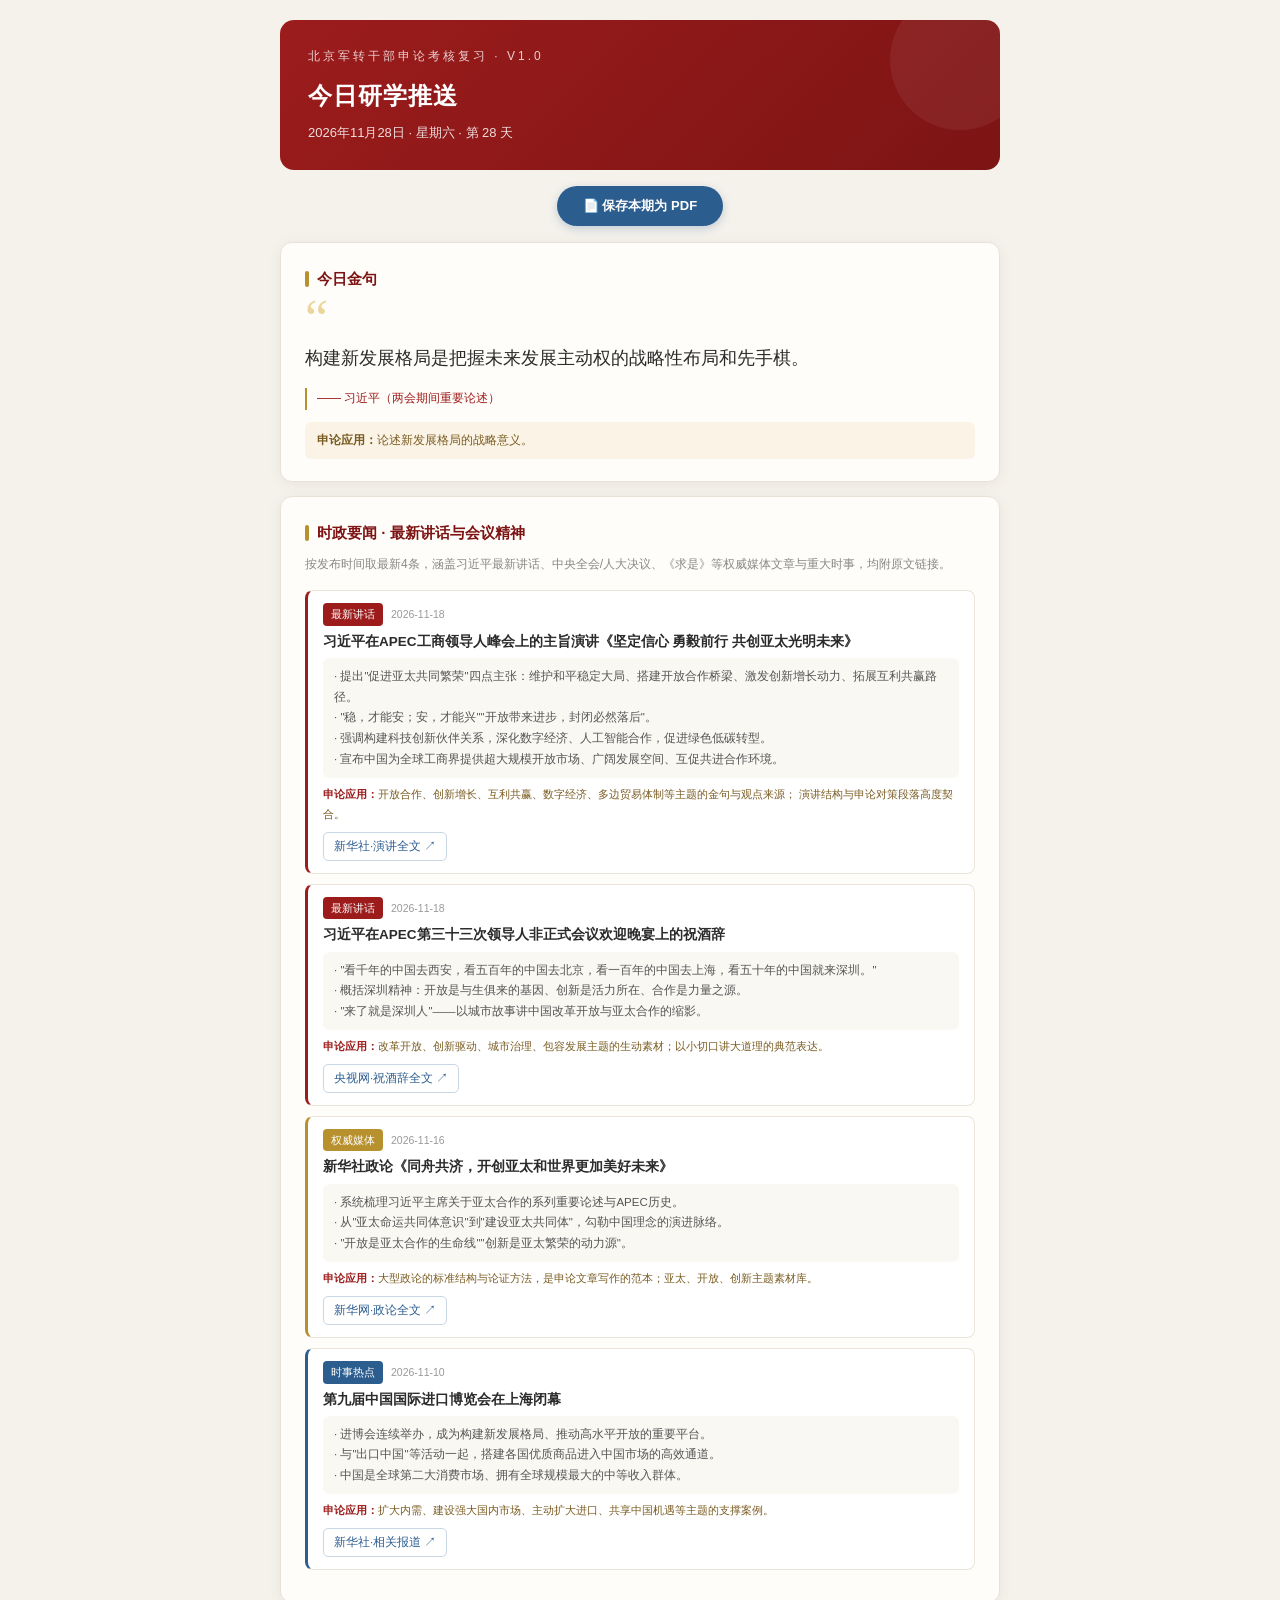
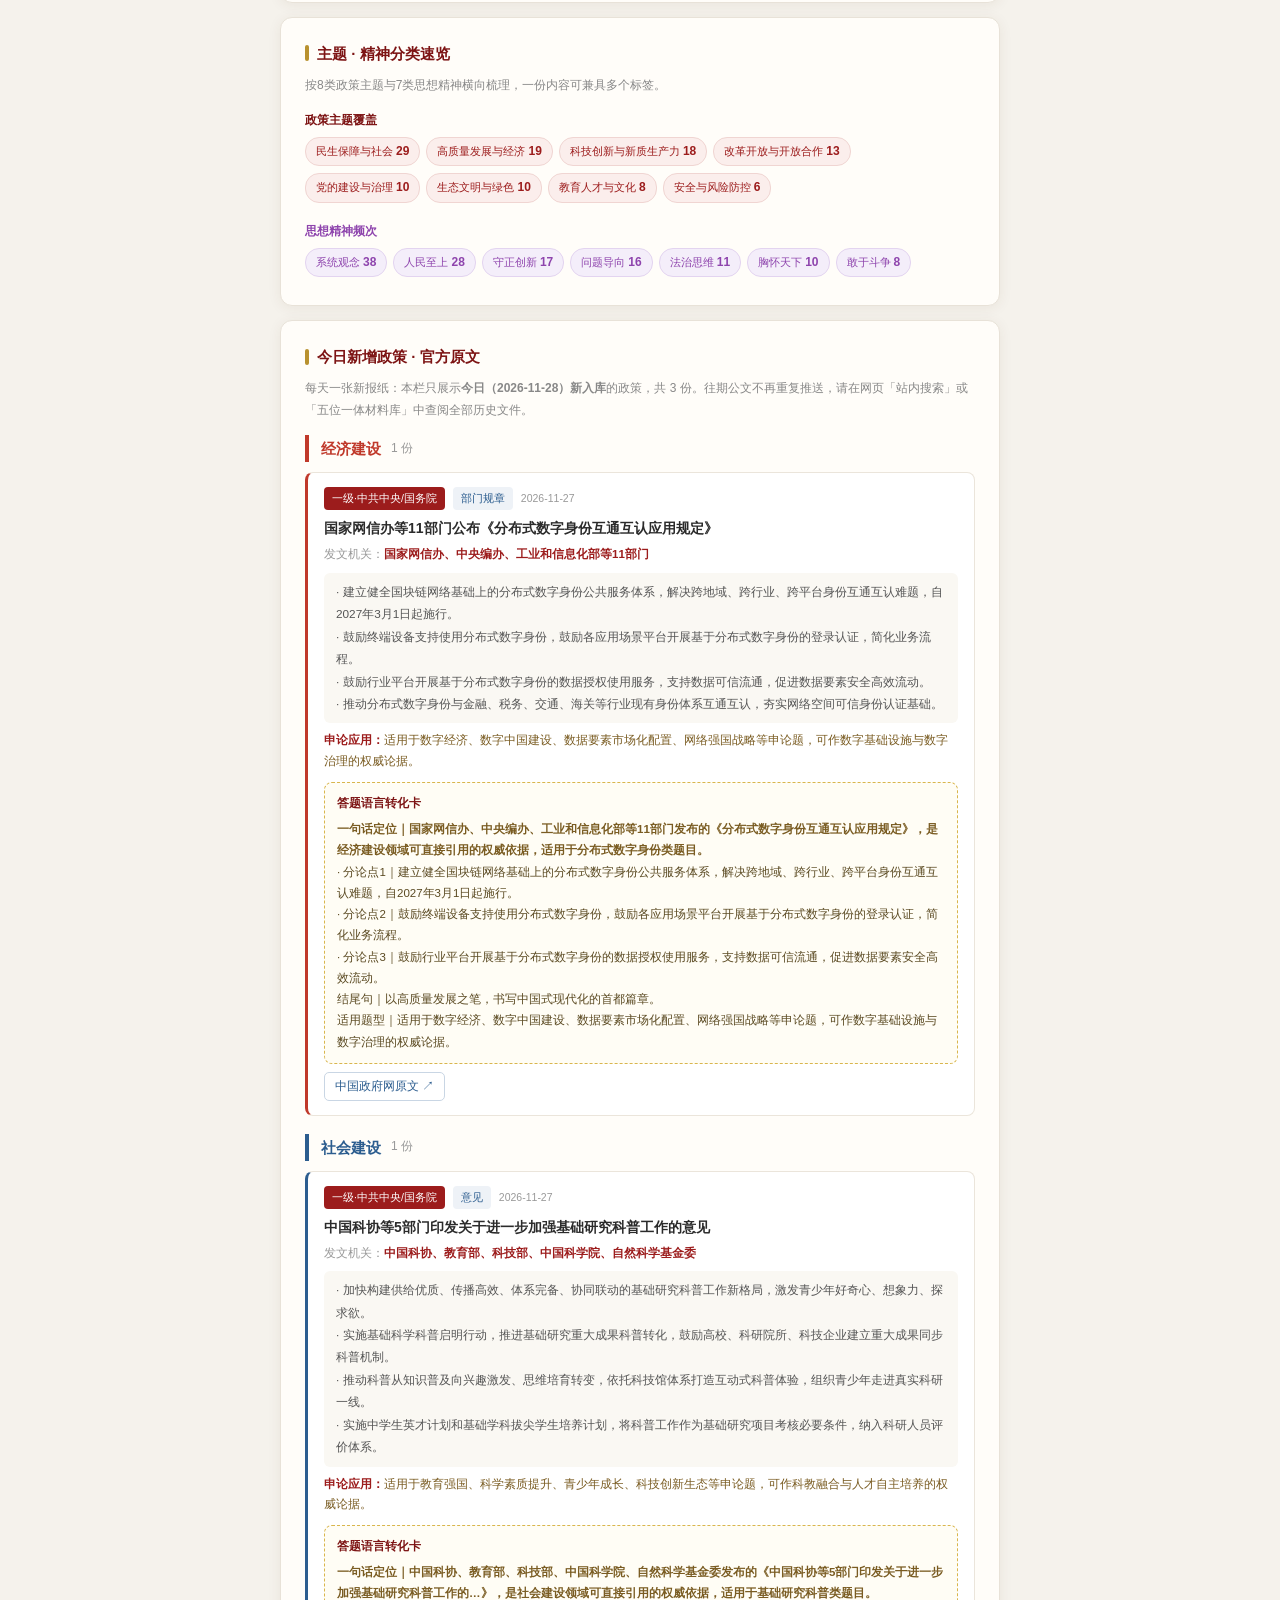
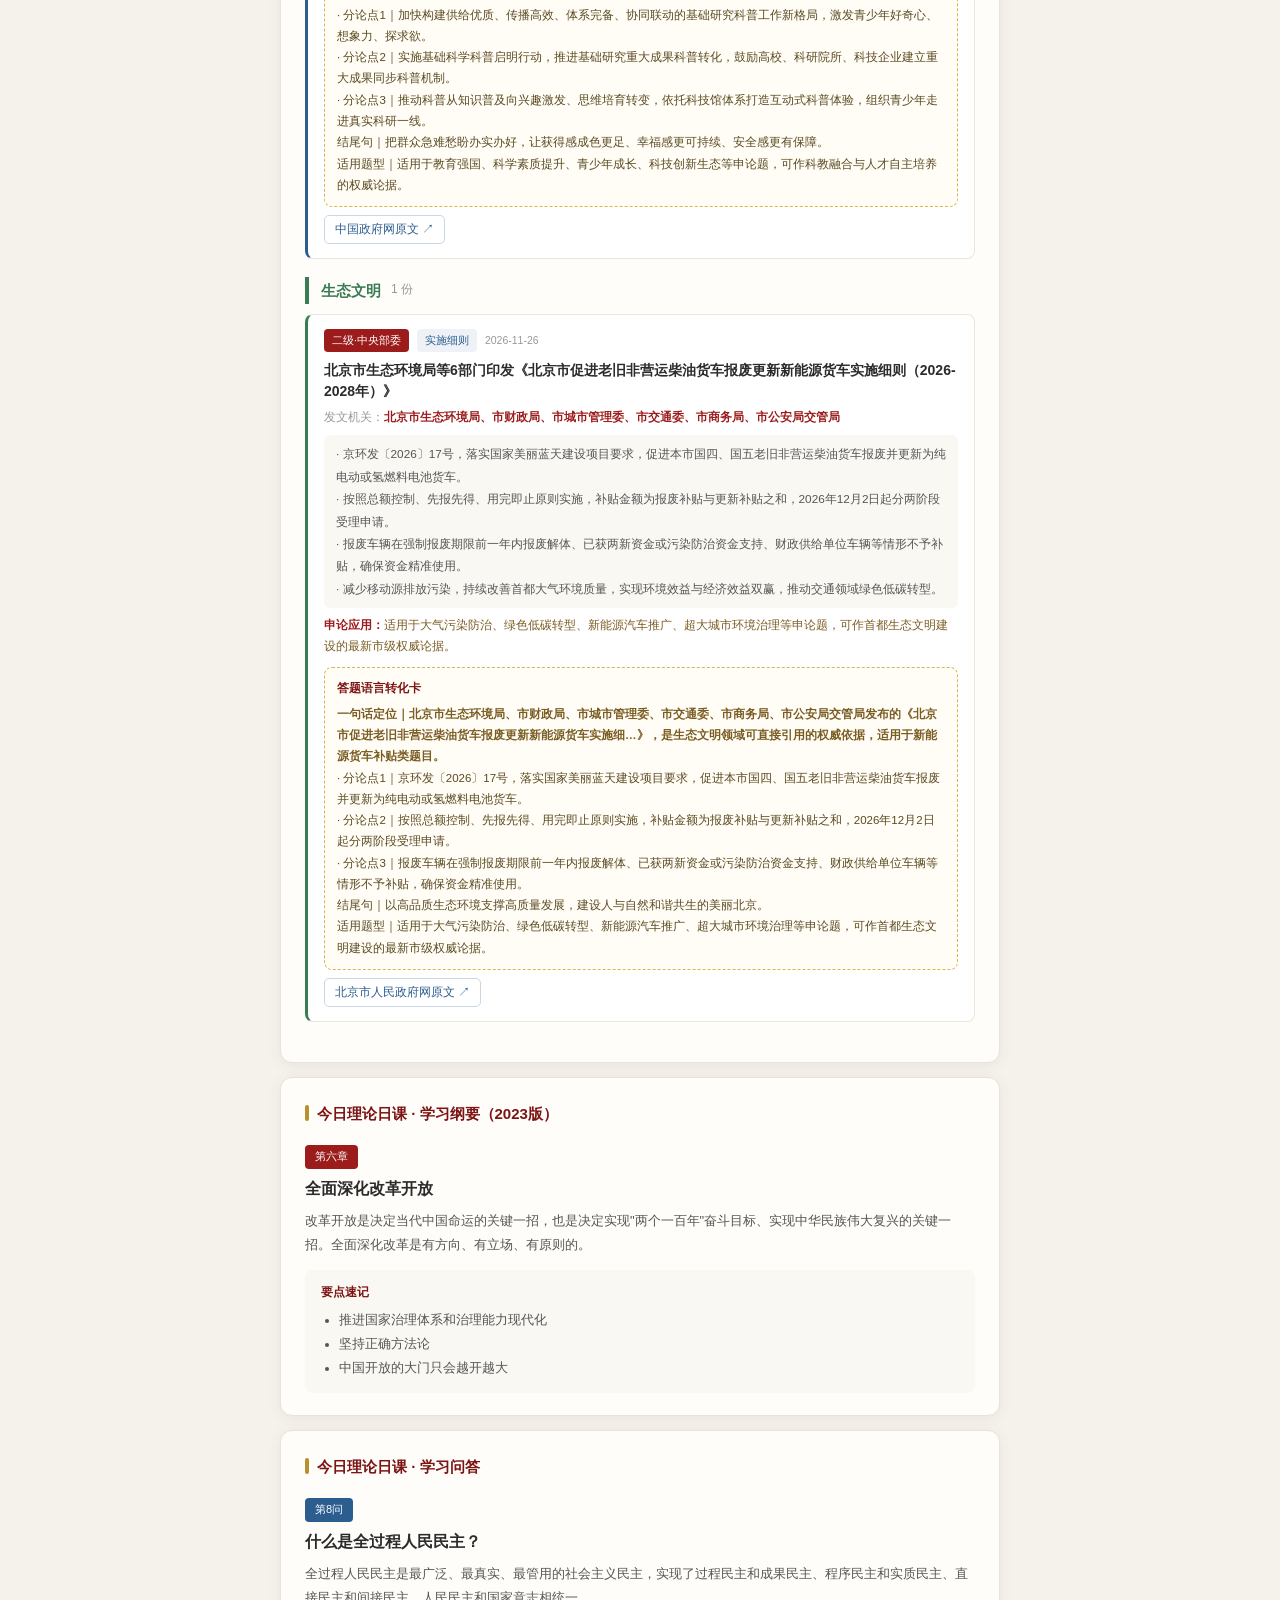
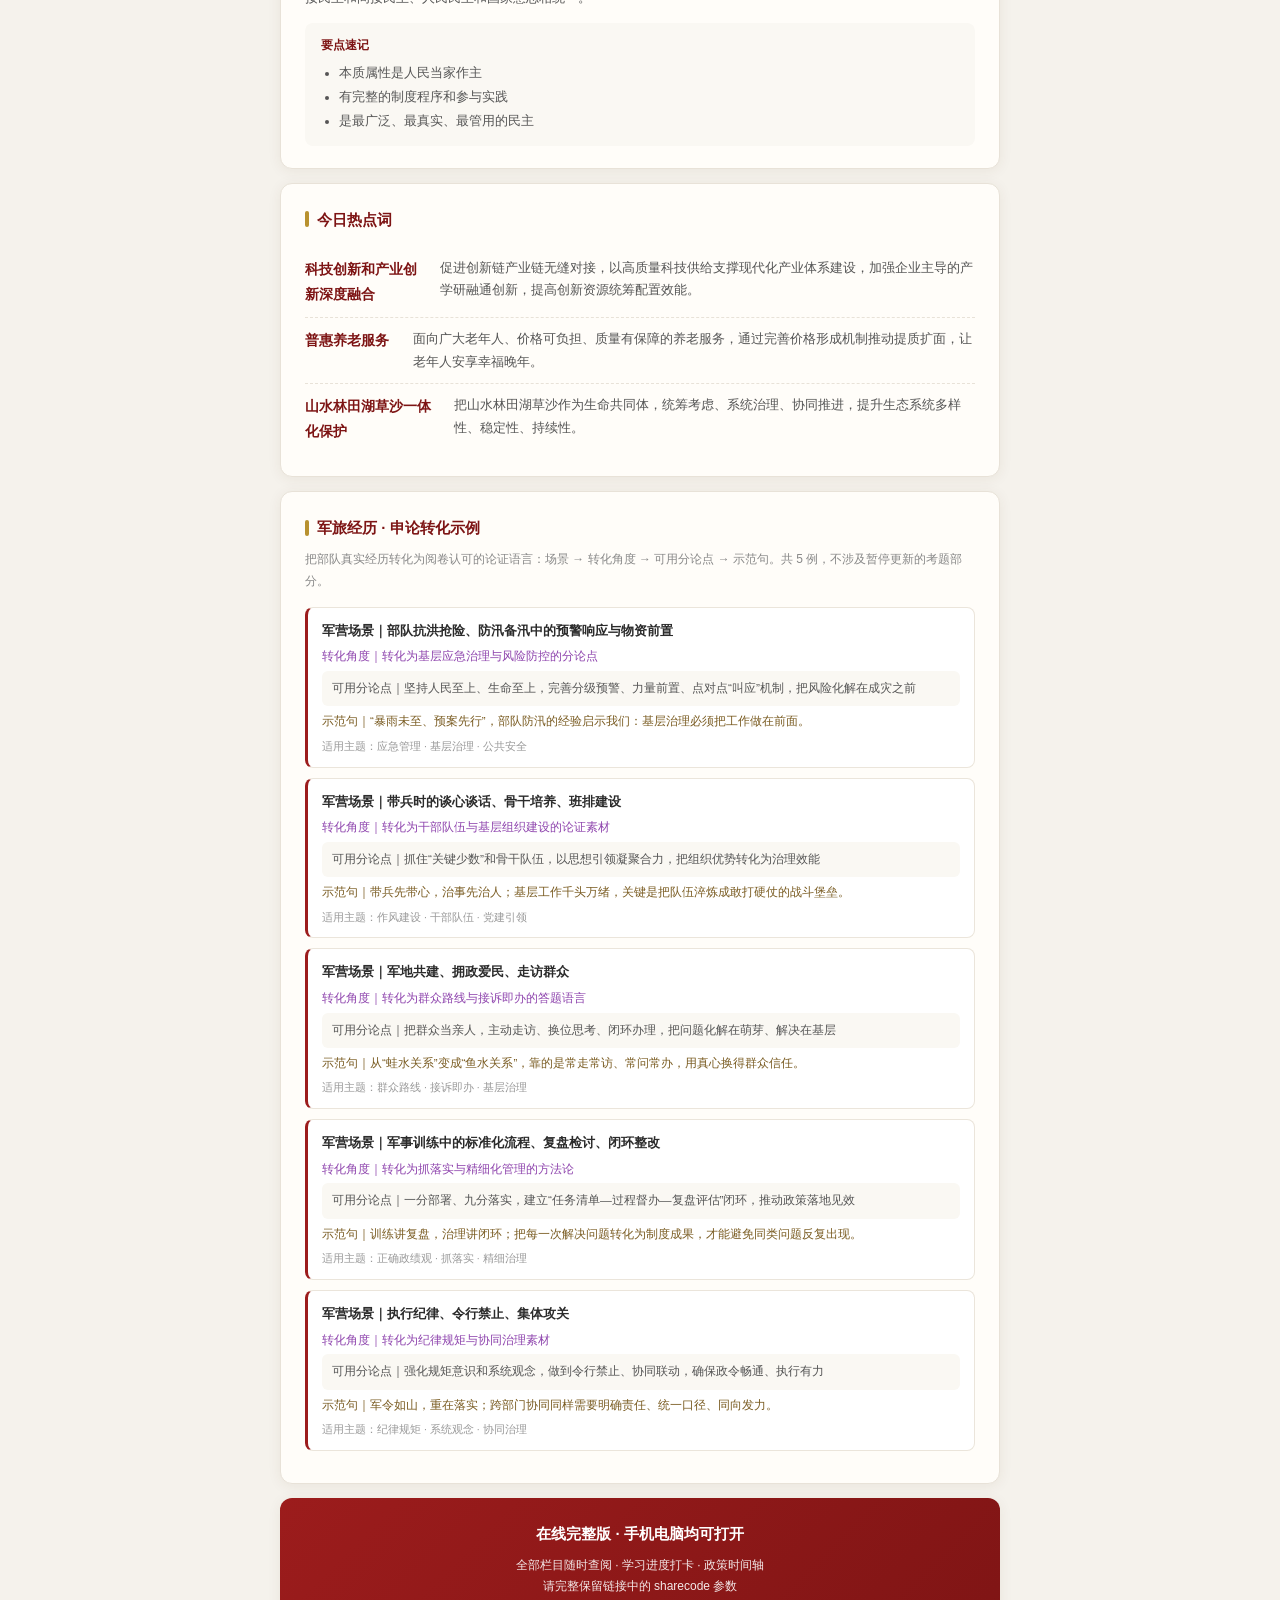
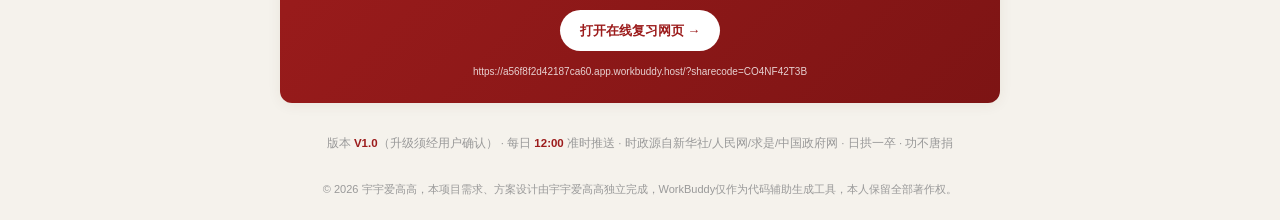
<file: 今日推送_2026-11-28.html>
<!DOCTYPE html>
<!-- 作者：宇宇爱高高，创建时间：2026-11-19，自主设计，AI辅助编码 -->
<html lang="zh-CN">
<head>
<meta charset="UTF-8">
<meta name="viewport" content="width=device-width,initial-scale=1.0">
<meta name="author" content="宇宇爱高高">
<meta name="copyright" content="© 2026 宇宇爱高高">
<meta name="generator" content="WorkBuddy，需求与设计由宇宇爱高高完成">
<title>军转申论·今日推送 11月28日</title>
<style>
*{margin:0;padding:0;box-sizing:border-box}
body{font-family:"PingFang SC","Microsoft YaHei",sans-serif;background:#f5f2ec;color:#2b2b2b;line-height:1.8;padding:20px}
.wrap{max-width:720px;margin:0 auto}
.hd{background:linear-gradient(135deg,#9c1c1c,#7d1414);color:#fff;border-radius:14px;padding:26px 28px;margin-bottom:16px;position:relative;overflow:hidden}
.hd::after{content:"";position:absolute;right:-30px;top:-30px;width:140px;height:140px;border-radius:50%;background:rgba(255,255,255,.06)}
.hd .kicker{font-size:12px;letter-spacing:3px;opacity:.8}
.hd h1{font-size:24px;margin:6px 0 4px;letter-spacing:1px}
.hd .date{font-size:13px;opacity:.85}
.card{background:#fffdf9;border:1px solid #e8e2d8;border-radius:12px;padding:22px 24px;margin-bottom:14px;box-shadow:0 2px 14px rgba(90,60,30,.07)}
.card h2{font-size:15px;color:#7d1414;display:flex;align-items:center;gap:8px;margin-bottom:14px}
.card h2::before{content:"";width:4px;height:16px;background:#b8912f;border-radius:2px}
.qmark{font-size:52px;color:#d9b64d;line-height:.5;font-family:Georgia,serif;opacity:.55}
.qtext{font-size:18px;line-height:2;font-weight:500;margin:8px 0 12px}
.qsrc{font-size:12px;color:#9c1c1c;border-left:2px solid #b8912f;padding-left:10px}
.quse{font-size:12px;color:#7a5c22;background:#fbf4e6;border-radius:6px;padding:8px 12px;margin-top:12px}
.badge{display:inline-block;font-size:11px;color:#fff;background:#9c1c1c;padding:2px 10px;border-radius:4px;margin-bottom:8px}
.badge.blue{background:#2c5d8f}
.stitle{font-size:16px;font-weight:700;line-height:1.5;margin-bottom:8px}
.sbody{font-size:13px;color:#555;line-height:1.9}
.pts{background:#faf8f3;border-radius:8px;padding:12px 16px;margin-top:12px}
.pts .h{font-size:12px;color:#7d1414;font-weight:700;margin-bottom:6px}
.pts ul{padding-left:18px;font-size:12.5px;color:#555;line-height:1.9}
.word{display:flex;gap:12px;align-items:flex-start;padding:10px 0;border-bottom:1px dashed #e8e2d8}
.word:last-child{border-bottom:none}
.word .n{font-size:14px;font-weight:700;color:#7d1414;min-width:96px}
.word .d{font-size:12.5px;color:#555}
.doc-overview{font-size:12px;color:#888;margin:-6px 0 14px}
.doc-group{margin-bottom:18px}
.doc-group-hd{display:flex;align-items:center;gap:10px;border-left:4px solid;padding-left:12px;margin-bottom:10px}
.dg-name{font-size:15px;font-weight:700}
.dg-count{font-size:12px;color:#999}
.doc-item{border:1px solid #ebe5db;border-left:3px solid;border-radius:8px;padding:14px 16px;margin-bottom:10px;background:#fff}
.doc-meta{display:flex;gap:8px;flex-wrap:wrap;align-items:center;margin-bottom:8px}
.tag{font-size:10.5px;padding:2px 8px;border-radius:4px;color:#fff;background:#9c1c1c}
.tag.type{background:#eef2f7;color:#2c5d8f}
.tag.date{background:transparent;color:#999;padding-left:0}
.doc-title{font-size:14px;font-weight:700;line-height:1.5;color:#2b2b2b;margin-bottom:5px}
.doc-org{font-size:11.5px;color:#999;margin-bottom:8px}
.doc-org b{color:#9c1c1c}
.doc-points{font-size:11.8px;color:#555;line-height:1.9;background:#faf8f3;border-radius:6px;padding:8px 12px}
.doc-use{font-size:11.5px;color:#7a5c22;margin-top:7px}
.doc-use b{color:#9c1c1c}
.answer-card{margin-top:10px;border:1px dashed #d9b64d;background:#fffdf5;border-radius:8px;padding:10px 12px;font-size:11.5px;color:#5b4a22;line-height:1.85}
.answer-card .ac-h{font-size:11.5px;color:#7d1414;font-weight:700;margin-bottom:5px}
.answer-card b{color:#7a5c22}
.mil-case{border:1px solid #ebe5db;border-left:3px solid #9c1c1c;border-radius:8px;padding:11px 14px;margin-bottom:10px;background:#fff}
.mil-case .mc-scene{font-size:13px;font-weight:700;color:#2b2b2b}
.mil-case .mc-transfer{font-size:11.5px;color:#8e44ad;margin:4px 0}
.mil-case .mc-thesis{font-size:11.8px;color:#555;background:#faf8f3;border-radius:6px;padding:7px 10px}
.mil-case .mc-demo{font-size:11.5px;color:#7a5c22;margin-top:5px}
.mil-case .mc-tags{font-size:10.5px;color:#999;margin-top:5px}
.doc-link{display:inline-block;margin-top:8px;font-size:11.5px;color:#2c5d8f;border:1px solid #c9d6e4;border-radius:5px;padding:3px 10px;text-decoration:none}
.stat-chip{display:inline-block;font-size:11px;padding:3px 10px;border-radius:14px;background:#fbeeec;color:#9c1c1c;margin:0 6px 6px 0;border:1px solid #f0d5d2}
.stat-chip b{font-size:12px}
.stat-chip.purple{background:#f4eefa;color:#8e44ad;border-color:#e3d4f0}
.affair-item{border:1px solid #ebe5db;border-left:3px solid;border-radius:8px;padding:12px 15px;margin-bottom:10px;background:#fff}
.af-meta{display:flex;gap:8px;align-items:center;margin-bottom:6px}
.af-cat{font-size:10.5px;color:#fff;padding:2px 8px;border-radius:4px}
.af-date{font-size:10.5px;color:#999}
.af-title{font-size:13.5px;font-weight:700;line-height:1.5;color:#2b2b2b;margin-bottom:6px}
.af-pts{font-size:11.5px;color:#555;line-height:1.8;background:#faf8f3;border-radius:6px;padding:8px 11px}
.af-use{font-size:11.2px;color:#7a5c22;margin-top:6px}
.af-use b{color:#9c1c1c}
.foot{text-align:center;font-size:11.5px;color:#999;padding:16px 0}
.foot b{color:#9c1c1c}
.save-pdf-bar{text-align:center;margin:0 0 16px}
.save-pdf-btn{display:inline-block;background:#2c5d8f;color:#fff;border:none;border-radius:22px;padding:11px 26px;font-size:13px;font-weight:700;cursor:pointer;box-shadow:0 3px 10px rgba(44,93,143,.25)}
.save-pdf-btn:hover{background:#1f4469}
@media print{
  @page{size:A4;margin:12mm 10mm}
  *{-webkit-print-color-adjust:exact!important;print-color-adjust:exact!important}
  body{background:#fff!important;padding:0!important;font-family:"Noto Sans CJK SC","PingFang SC","Microsoft YaHei",sans-serif!important}
  .wrap{max-width:100%!important}
  .save-pdf-bar{display:none!important}
  .card,.doc-item,.affair-item,.doc-group,.hd{break-inside:avoid;page-break-inside:avoid}
  .card{box-shadow:none!important}
}
</style>
</head>
<body>
<div class="wrap">
  <div class="hd">
    <div class="kicker">北京军转干部申论考核复习 · V1.0</div>
    <h1>今日研学推送</h1>
    <div class="date">2026年11月28日 · 星期六 · 第 28 天</div>
  </div>

  <div class="save-pdf-bar">
    <button class="save-pdf-btn" onclick="window.print()">📄 保存本期为 PDF</button>
  </div>

  <div class="card">
    <h2>今日金句</h2>
    <div class="qmark">“</div>
    <div class="qtext">构建新发展格局是把握未来发展主动权的战略性布局和先手棋。</div>
    <div class="qsrc">—— 习近平（两会期间重要论述）</div>
    <div class="quse"><b>申论应用：</b>论述新发展格局的战略意义。</div>
  </div>

  <div class="card">
    <h2>时政要闻 · 最新讲话与会议精神</h2>
    <div class="doc-overview">按发布时间取最新4条，涵盖习近平最新讲话、中央全会/人大决议、《求是》等权威媒体文章与重大时事，均附原文链接。</div>
    
  <div class="affair-item" style="border-left-color:#9c1c1c">
    <div class="af-meta">
      <span class="af-cat" style="background:#9c1c1c">最新讲话</span>
      <span class="af-date">2026-11-18</span>
    </div>
    <div class="af-title">习近平在APEC工商领导人峰会上的主旨演讲《坚定信心 勇毅前行 共创亚太光明未来》</div>
    <div class="af-pts">· 提出"促进亚太共同繁荣"四点主张：维护和平稳定大局、搭建开放合作桥梁、激发创新增长动力、拓展互利共赢路径。<br>· "稳，才能安；安，才能兴""开放带来进步，封闭必然落后"。<br>· 强调构建科技创新伙伴关系，深化数字经济、人工智能合作，促进绿色低碳转型。<br>· 宣布中国为全球工商界提供超大规模开放市场、广阔发展空间、互促共进合作环境。</div>
    <div class="af-use"><b>申论应用：</b>开放合作、创新增长、互利共赢、数字经济、多边贸易体制等主题的金句与观点来源； 演讲结构与申论对策段落高度契合。</div>
    <a class="doc-link" href="https://www.news.cn/politics/leaders/20261118/656367581ebe4dcb8700fd9f59905ef6/c.html" target="_blank" rel="noopener">新华社·演讲全文 ↗</a>
  </div>
  <div class="affair-item" style="border-left-color:#9c1c1c">
    <div class="af-meta">
      <span class="af-cat" style="background:#9c1c1c">最新讲话</span>
      <span class="af-date">2026-11-18</span>
    </div>
    <div class="af-title">习近平在APEC第三十三次领导人非正式会议欢迎晚宴上的祝酒辞</div>
    <div class="af-pts">· "看千年的中国去西安，看五百年的中国去北京，看一百年的中国去上海，看五十年的中国就来深圳。"<br>· 概括深圳精神：开放是与生俱来的基因、创新是活力所在、合作是力量之源。<br>· "来了就是深圳人"——以城市故事讲中国改革开放与亚太合作的缩影。</div>
    <div class="af-use"><b>申论应用：</b>改革开放、创新驱动、城市治理、包容发展主题的生动素材；以小切口讲大道理的典范表达。</div>
    <a class="doc-link" href="https://news.cctv.cn/2026/11/18/ARTIrsW7RAq0j0XWYl220U7e261118.shtml" target="_blank" rel="noopener">央视网·祝酒辞全文 ↗</a>
  </div>
  <div class="affair-item" style="border-left-color:#b8912f">
    <div class="af-meta">
      <span class="af-cat" style="background:#b8912f">权威媒体</span>
      <span class="af-date">2026-11-16</span>
    </div>
    <div class="af-title">新华社政论《同舟共济，开创亚太和世界更加美好未来》</div>
    <div class="af-pts">· 系统梳理习近平主席关于亚太合作的系列重要论述与APEC历史。<br>· 从"亚太命运共同体意识"到"建设亚太共同体"，勾勒中国理念的演进脉络。<br>· "开放是亚太合作的生命线""创新是亚太繁荣的动力源"。</div>
    <div class="af-use"><b>申论应用：</b>大型政论的标准结构与论证方法，是申论文章写作的范本；亚太、开放、创新主题素材库。</div>
    <a class="doc-link" href="https://www.news.cn/world/20261116/2da9c629eb8a466ca08a1c7524896eae/c.html" target="_blank" rel="noopener">新华网·政论全文 ↗</a>
  </div>
  <div class="affair-item" style="border-left-color:#2c5d8f">
    <div class="af-meta">
      <span class="af-cat" style="background:#2c5d8f">时事热点</span>
      <span class="af-date">2026-11-10</span>
    </div>
    <div class="af-title">第九届中国国际进口博览会在上海闭幕</div>
    <div class="af-pts">· 进博会连续举办，成为构建新发展格局、推动高水平开放的重要平台。<br>· 与"出口中国"等活动一起，搭建各国优质商品进入中国市场的高效通道。<br>· 中国是全球第二大消费市场、拥有全球规模最大的中等收入群体。</div>
    <div class="af-use"><b>申论应用：</b>扩大内需、建设强大国内市场、主动扩大进口、共享中国机遇等主题的支撑案例。</div>
    <a class="doc-link" href="https://www.news.cn/world/20261116/2da9c629eb8a466ca08a1c7524896eae/c.html" target="_blank" rel="noopener">新华社·相关报道 ↗</a>
  </div>
  </div>

  <div class="card">
    <h2>主题 · 精神分类速览</h2>
    <div class="doc-overview">按8类政策主题与7类思想精神横向梳理，一份内容可兼具多个标签。</div>
    <div style="font-size:12px;color:#7d1414;font-weight:700;margin:6px 0 4px">政策主题覆盖</div>
    <div><span class="stat-chip">民生保障与社会 <b>29</b></span><span class="stat-chip">高质量发展与经济 <b>19</b></span><span class="stat-chip">科技创新与新质生产力 <b>18</b></span><span class="stat-chip">改革开放与开放合作 <b>13</b></span><span class="stat-chip">党的建设与治理 <b>10</b></span><span class="stat-chip">生态文明与绿色 <b>10</b></span><span class="stat-chip">教育人才与文化 <b>8</b></span><span class="stat-chip">安全与风险防控 <b>6</b></span></div>
    <div style="font-size:12px;color:#8e44ad;font-weight:700;margin:12px 0 4px">思想精神频次</div>
    <div><span class="stat-chip purple">系统观念 <b>38</b></span><span class="stat-chip purple">人民至上 <b>28</b></span><span class="stat-chip purple">守正创新 <b>17</b></span><span class="stat-chip purple">问题导向 <b>16</b></span><span class="stat-chip purple">法治思维 <b>11</b></span><span class="stat-chip purple">胸怀天下 <b>10</b></span><span class="stat-chip purple">敢于斗争 <b>8</b></span></div>
  </div>

  <div class="card">
    <h2>今日新增政策 · 官方原文</h2>
    <div class="doc-overview">每天一张新报纸：本栏只展示<b>今日（2026-11-28）新入库</b>的政策，共 3 份。往期公文不再重复推送，请在网页「站内搜索」或「五位一体材料库」中查阅全部历史文件。</div>
    
  <div class="doc-group">
    <div class="doc-group-hd" style="border-left-color:#c0392b">
      <span class="dg-name" style="color:#c0392b">经济建设</span>
      <span class="dg-count">1 份</span>
    </div>
    
      <div class="doc-item" style="border-left-color:#c0392b">
        <div class="doc-meta">
          <span class="tag">一级·中共中央/国务院</span>
          <span class="tag type">部门规章</span>
          <span class="tag date">2026-11-27</span>
        </div>
        <div class="doc-title">国家网信办等11部门公布《分布式数字身份互通互认应用规定》</div>
        <div class="doc-org">发文机关：<b>国家网信办、中央编办、工业和信息化部等11部门</b></div>
        <div class="doc-points">· 建立健全国块链网络基础上的分布式数字身份公共服务体系，解决跨地域、跨行业、跨平台身份互通互认难题，自2027年3月1日起施行。<br>· 鼓励终端设备支持使用分布式数字身份，鼓励各应用场景平台开展基于分布式数字身份的登录认证，简化业务流程。<br>· 鼓励行业平台开展基于分布式数字身份的数据授权使用服务，支持数据可信流通，促进数据要素安全高效流动。<br>· 推动分布式数字身份与金融、税务、交通、海关等行业现有身份体系互通互认，夯实网络空间可信身份认证基础。</div>
        <div class="doc-use"><b>申论应用：</b>适用于数字经济、数字中国建设、数据要素市场化配置、网络强国战略等申论题，可作数字基础设施与数字治理的权威论据。</div>
        <div class="answer-card"><div class="ac-h">答题语言转化卡</div><div><b>一句话定位｜国家网信办、中央编办、工业和信息化部等11部门发布的《分布式数字身份互通互认应用规定》，是经济建设领域可直接引用的权威依据，适用于分布式数字身份类题目。</b></div><div>· 分论点1｜建立健全国块链网络基础上的分布式数字身份公共服务体系，解决跨地域、跨行业、跨平台身份互通互认难题，自2027年3月1日起施行。<br>· 分论点2｜鼓励终端设备支持使用分布式数字身份，鼓励各应用场景平台开展基于分布式数字身份的登录认证，简化业务流程。<br>· 分论点3｜鼓励行业平台开展基于分布式数字身份的数据授权使用服务，支持数据可信流通，促进数据要素安全高效流动。</div><div>结尾句｜以高质量发展之笔，书写中国式现代化的首都篇章。</div><div>适用题型｜适用于数字经济、数字中国建设、数据要素市场化配置、网络强国战略等申论题，可作数字基础设施与数字治理的权威论据。</div></div>
        <a class="doc-link" href="https://www.gov.cn/lianbo/202611/content_7087514.htm" target="_blank" rel="noopener">中国政府网原文 ↗</a>
      </div>
  </div>
  <div class="doc-group">
    <div class="doc-group-hd" style="border-left-color:#2c5d8f">
      <span class="dg-name" style="color:#2c5d8f">社会建设</span>
      <span class="dg-count">1 份</span>
    </div>
    
      <div class="doc-item" style="border-left-color:#2c5d8f">
        <div class="doc-meta">
          <span class="tag">一级·中共中央/国务院</span>
          <span class="tag type">意见</span>
          <span class="tag date">2026-11-27</span>
        </div>
        <div class="doc-title">中国科协等5部门印发关于进一步加强基础研究科普工作的意见</div>
        <div class="doc-org">发文机关：<b>中国科协、教育部、科技部、中国科学院、自然科学基金委</b></div>
        <div class="doc-points">· 加快构建供给优质、传播高效、体系完备、协同联动的基础研究科普工作新格局，激发青少年好奇心、想象力、探求欲。<br>· 实施基础科学科普启明行动，推进基础研究重大成果科普转化，鼓励高校、科研院所、科技企业建立重大成果同步科普机制。<br>· 推动科普从知识普及向兴趣激发、思维培育转变，依托科技馆体系打造互动式科普体验，组织青少年走进真实科研一线。<br>· 实施中学生英才计划和基础学科拔尖学生培养计划，将科普工作作为基础研究项目考核必要条件，纳入科研人员评价体系。</div>
        <div class="doc-use"><b>申论应用：</b>适用于教育强国、科学素质提升、青少年成长、科技创新生态等申论题，可作科教融合与人才自主培养的权威论据。</div>
        <div class="answer-card"><div class="ac-h">答题语言转化卡</div><div><b>一句话定位｜中国科协、教育部、科技部、中国科学院、自然科学基金委发布的《中国科协等5部门印发关于进一步加强基础研究科普工作的…》，是社会建设领域可直接引用的权威依据，适用于基础研究科普类题目。</b></div><div>· 分论点1｜加快构建供给优质、传播高效、体系完备、协同联动的基础研究科普工作新格局，激发青少年好奇心、想象力、探求欲。<br>· 分论点2｜实施基础科学科普启明行动，推进基础研究重大成果科普转化，鼓励高校、科研院所、科技企业建立重大成果同步科普机制。<br>· 分论点3｜推动科普从知识普及向兴趣激发、思维培育转变，依托科技馆体系打造互动式科普体验，组织青少年走进真实科研一线。</div><div>结尾句｜把群众急难愁盼办实办好，让获得感成色更足、幸福感更可持续、安全感更有保障。</div><div>适用题型｜适用于教育强国、科学素质提升、青少年成长、科技创新生态等申论题，可作科教融合与人才自主培养的权威论据。</div></div>
        <a class="doc-link" href="https://www.gov.cn/yaowen/liebiao/202611/content_7087484.htm" target="_blank" rel="noopener">中国政府网原文 ↗</a>
      </div>
  </div>
  <div class="doc-group">
    <div class="doc-group-hd" style="border-left-color:#3a7d55">
      <span class="dg-name" style="color:#3a7d55">生态文明</span>
      <span class="dg-count">1 份</span>
    </div>
    
      <div class="doc-item" style="border-left-color:#3a7d55">
        <div class="doc-meta">
          <span class="tag">二级·中央部委</span>
          <span class="tag type">实施细则</span>
          <span class="tag date">2026-11-26</span>
        </div>
        <div class="doc-title">北京市生态环境局等6部门印发《北京市促进老旧非营运柴油货车报废更新新能源货车实施细则（2026-2028年）》</div>
        <div class="doc-org">发文机关：<b>北京市生态环境局、市财政局、市城市管理委、市交通委、市商务局、市公安局交管局</b></div>
        <div class="doc-points">· 京环发〔2026〕17号，落实国家美丽蓝天建设项目要求，促进本市国四、国五老旧非营运柴油货车报废并更新为纯电动或氢燃料电池货车。<br>· 按照总额控制、先报先得、用完即止原则实施，补贴金额为报废补贴与更新补贴之和，2026年12月2日起分两阶段受理申请。<br>· 报废车辆在强制报废期限前一年内报废解体、已获两新资金或污染防治资金支持、财政供给单位车辆等情形不予补贴，确保资金精准使用。<br>· 减少移动源排放污染，持续改善首都大气环境质量，实现环境效益与经济效益双赢，推动交通领域绿色低碳转型。</div>
        <div class="doc-use"><b>申论应用：</b>适用于大气污染防治、绿色低碳转型、新能源汽车推广、超大城市环境治理等申论题，可作首都生态文明建设的最新市级权威论据。</div>
        <div class="answer-card"><div class="ac-h">答题语言转化卡</div><div><b>一句话定位｜北京市生态环境局、市财政局、市城市管理委、市交通委、市商务局、市公安局交管局发布的《北京市促进老旧非营运柴油货车报废更新新能源货车实施细…》，是生态文明领域可直接引用的权威依据，适用于新能源货车补贴类题目。</b></div><div>· 分论点1｜京环发〔2026〕17号，落实国家美丽蓝天建设项目要求，促进本市国四、国五老旧非营运柴油货车报废并更新为纯电动或氢燃料电池货车。<br>· 分论点2｜按照总额控制、先报先得、用完即止原则实施，补贴金额为报废补贴与更新补贴之和，2026年12月2日起分两阶段受理申请。<br>· 分论点3｜报废车辆在强制报废期限前一年内报废解体、已获两新资金或污染防治资金支持、财政供给单位车辆等情形不予补贴，确保资金精准使用。</div><div>结尾句｜以高品质生态环境支撑高质量发展，建设人与自然和谐共生的美丽北京。</div><div>适用题型｜适用于大气污染防治、绿色低碳转型、新能源汽车推广、超大城市环境治理等申论题，可作首都生态文明建设的最新市级权威论据。</div></div>
        <a class="doc-link" href="https://www.beijing.gov.cn/zhengce/zhengcefagui/202611/t20261126_4958839.html" target="_blank" rel="noopener">北京市人民政府网原文 ↗</a>
      </div>
  </div>
  </div>

  <div class="card">
    <h2>今日理论日课 · 学习纲要（2023版）</h2>
    <span class="badge">第六章</span>
    <div class="stitle">全面深化改革开放</div>
    <div class="sbody">改革开放是决定当代中国命运的关键一招，也是决定实现"两个一百年"奋斗目标、实现中华民族伟大复兴的关键一招。全面深化改革是有方向、有立场、有原则的。</div>
    <div class="pts"><div class="h">要点速记</div><ul><li>推进国家治理体系和治理能力现代化</li><li>坚持正确方法论</li><li>中国开放的大门只会越开越大</li></ul></div>
  </div>

  <div class="card">
    <h2>今日理论日课 · 学习问答</h2>
    <span class="badge blue">第8问</span>
    <div class="stitle">什么是全过程人民民主？</div>
    <div class="sbody">全过程人民民主是最广泛、最真实、最管用的社会主义民主，实现了过程民主和成果民主、程序民主和实质民主、直接民主和间接民主、人民民主和国家意志相统一。</div>
    <div class="pts"><div class="h">要点速记</div><ul><li>本质属性是人民当家作主</li><li>有完整的制度程序和参与实践</li><li>是最广泛、最真实、最管用的民主</li></ul></div>
  </div>

  <div class="card">
    <h2>今日热点词</h2>
    <div class="word"><div class="n">科技创新和产业创新深度融合</div><div class="d">促进创新链产业链无缝对接，以高质量科技供给支撑现代化产业体系建设，加强企业主导的产学研融通创新，提高创新资源统筹配置效能。</div></div><div class="word"><div class="n">普惠养老服务</div><div class="d">面向广大老年人、价格可负担、质量有保障的养老服务，通过完善价格形成机制推动提质扩面，让老年人安享幸福晚年。</div></div><div class="word"><div class="n">山水林田湖草沙一体化保护</div><div class="d">把山水林田湖草沙作为生命共同体，统筹考虑、系统治理、协同推进，提升生态系统多样性、稳定性、持续性。</div></div>
  </div>

  <div class="card">
    <h2>军旅经历 · 申论转化示例</h2>
    <div class="doc-overview">把部队真实经历转化为阅卷认可的论证语言：场景 → 转化角度 → 可用分论点 → 示范句。共 5 例，不涉及暂停更新的考题部分。</div>
    
      <div class="mil-case">
        <div class="mc-scene">军营场景｜部队抗洪抢险、防汛备汛中的预警响应与物资前置</div>
        <div class="mc-transfer">转化角度｜转化为基层应急治理与风险防控的分论点</div>
        <div class="mc-thesis">可用分论点｜坚持人民至上、生命至上，完善分级预警、力量前置、点对点“叫应”机制，把风险化解在成灾之前</div>
        <div class="mc-demo">示范句｜“暴雨未至、预案先行”，部队防汛的经验启示我们：基层治理必须把工作做在前面。</div>
        <div class="mc-tags">适用主题：应急管理 · 基层治理 · 公共安全</div>
      </div>
      <div class="mil-case">
        <div class="mc-scene">军营场景｜带兵时的谈心谈话、骨干培养、班排建设</div>
        <div class="mc-transfer">转化角度｜转化为干部队伍与基层组织建设的论证素材</div>
        <div class="mc-thesis">可用分论点｜抓住“关键少数”和骨干队伍，以思想引领凝聚合力，把组织优势转化为治理效能</div>
        <div class="mc-demo">示范句｜带兵先带心，治事先治人；基层工作千头万绪，关键是把队伍淬炼成敢打硬仗的战斗堡垒。</div>
        <div class="mc-tags">适用主题：作风建设 · 干部队伍 · 党建引领</div>
      </div>
      <div class="mil-case">
        <div class="mc-scene">军营场景｜军地共建、拥政爱民、走访群众</div>
        <div class="mc-transfer">转化角度｜转化为群众路线与接诉即办的答题语言</div>
        <div class="mc-thesis">可用分论点｜把群众当亲人，主动走访、换位思考、闭环办理，把问题化解在萌芽、解决在基层</div>
        <div class="mc-demo">示范句｜从“蛙水关系”变成“鱼水关系”，靠的是常走常访、常问常办，用真心换得群众信任。</div>
        <div class="mc-tags">适用主题：群众路线 · 接诉即办 · 基层治理</div>
      </div>
      <div class="mil-case">
        <div class="mc-scene">军营场景｜军事训练中的标准化流程、复盘检讨、闭环整改</div>
        <div class="mc-transfer">转化角度｜转化为抓落实与精细化管理的方法论</div>
        <div class="mc-thesis">可用分论点｜一分部署、九分落实，建立“任务清单—过程督办—复盘评估”闭环，推动政策落地见效</div>
        <div class="mc-demo">示范句｜训练讲复盘，治理讲闭环；把每一次解决问题转化为制度成果，才能避免同类问题反复出现。</div>
        <div class="mc-tags">适用主题：正确政绩观 · 抓落实 · 精细治理</div>
      </div>
      <div class="mil-case">
        <div class="mc-scene">军营场景｜执行纪律、令行禁止、集体攻关</div>
        <div class="mc-transfer">转化角度｜转化为纪律规矩与协同治理素材</div>
        <div class="mc-thesis">可用分论点｜强化规矩意识和系统观念，做到令行禁止、协同联动，确保政令畅通、执行有力</div>
        <div class="mc-demo">示范句｜军令如山，重在落实；跨部门协同同样需要明确责任、统一口径、同向发力。</div>
        <div class="mc-tags">适用主题：纪律规矩 · 系统观念 · 协同治理</div>
      </div>
  </div>

  <div class="card" style="text-align:center;background:linear-gradient(135deg,#9c1c1c,#7d1414);color:#fff;border:none">
    <div style="font-size:15px;font-weight:700;margin-bottom:8px">在线完整版 · 手机电脑均可打开</div>
    <div style="font-size:12px;opacity:.9;line-height:1.7;margin-bottom:14px">全部栏目随时查阅 · 学习进度打卡 · 政策时间轴<br>请完整保留链接中的 sharecode 参数</div>
    <a href="https://a56f8f2d42187ca60.app.workbuddy.host/?sharecode=CO4NF42T3B" style="display:inline-block;background:#fff;color:#9c1c1c;padding:9px 20px;border-radius:22px;text-decoration:none;font-size:13px;font-weight:700">打开在线复习网页 →</a>
    <div style="font-size:10px;opacity:.8;margin-top:12px;word-break:break-all">https://a56f8f2d42187ca60.app.workbuddy.host/?sharecode=CO4NF42T3B</div>
  </div>

  <div class="foot">版本 <b>V1.0</b>（升级须经用户确认） · 每日 <b>12:00</b> 准时推送 · 时政源自新华社/人民网/求是/中国政府网 · 日拱一卒 · 功不唐捐</div>
  <div style="text-align:center;margin-top:10px;font-size:11px;color:#999;line-height:1.8">© 2026 宇宇爱高高，本项目需求、方案设计由宇宇爱高高独立完成，WorkBuddy仅作为代码辅助生成工具，本人保留全部著作权。</div>
</div>
</body>
</html>
</file>
<file: style.css>
/* ===== 基础变量 ===== */
:root{
  --red:#9c1c1c;
  --red-deep:#7d1414;
  --red-soft:#c0392b;
  --gold:#b8912f;
  --gold-soft:#d9b64d;
  --ink:#2b2b2b;
  --ink-2:#555;
  --ink-3:#888;
  --line:#e8e2d8;
  --bg:#f5f2ec;
  --card:#fffdf9;
  --blue:#2c5d8f;
  --green:#3a7d55;
  --shadow:0 2px 14px rgba(90,60,30,.07);
  --shadow-hover:0 8px 26px rgba(90,60,30,.13);
}
*{box-sizing:border-box;margin:0;padding:0}
html,body{height:100%}
body{
  font-family:"PingFang SC","Microsoft YaHei","Hiragino Sans GB","Noto Sans CJK SC",sans-serif;
  background:var(--bg);color:var(--ink);line-height:1.7;
  -webkit-font-smoothing:antialiased;
}
a{color:inherit;text-decoration:none;cursor:pointer}
button,input,select{font-family:inherit}
::-webkit-scrollbar{width:8px;height:8px}
::-webkit-scrollbar-thumb{background:#cfc7b8;border-radius:8px}
::-webkit-scrollbar-track{background:transparent}

.app{display:flex;min-height:100vh}

/* ===== 侧边栏 ===== */
.sidebar{
  width:248px;flex-shrink:0;background:linear-gradient(180deg,#8f1818 0%,#731111 100%);
  color:#fff;display:flex;flex-direction:column;position:sticky;top:0;height:100vh;
  box-shadow:4px 0 24px rgba(0,0,0,.12);z-index:30;
}
.brand{display:flex;align-items:center;gap:12px;padding:26px 22px 22px;border-bottom:1px solid rgba(255,255,255,.12)}
.brand-emblem{
  width:44px;height:44px;flex-shrink:0;border-radius:8px;
  background:linear-gradient(135deg,var(--gold-soft),var(--gold));
  color:#7d1414;font-size:24px;font-weight:800;
  display:flex;align-items:center;justify-content:center;
  box-shadow:inset 0 0 0 2px rgba(255,255,255,.35);
}
.brand-emblem.small{width:34px;height:34px;font-size:18px}
.brand-text h1{font-size:18px;letter-spacing:1px;font-weight:700}
.brand-text p{font-size:11px;opacity:.75;letter-spacing:.5px;margin-top:2px}
.nav-close{display:none;margin-left:auto;flex-shrink:0;width:34px;height:34px;border:none;border-radius:8px;background:rgba(255,255,255,.14);color:#fff;font-size:22px;line-height:1;cursor:pointer;align-items:center;justify-content:center}
.nav-close:active{background:rgba(255,255,255,.3)}
.nav{padding:14px 12px;flex:1;overflow-y:auto}
.nav-group-label{font-size:11px;opacity:.55;letter-spacing:1.5px;padding:14px 12px 6px}
.nav-item{
  display:flex;align-items:center;gap:12px;padding:11px 14px;border-radius:8px;
  font-size:14px;color:rgba(255,255,255,.82);margin-bottom:2px;transition:.18s;
}
.nav-item:hover{background:rgba(255,255,255,.1);color:#fff}
.nav-item.active{background:rgba(255,255,255,.16);color:#fff;font-weight:600;position:relative}
.nav-item.active::before{content:"";position:absolute;left:0;top:20%;height:60%;width:3px;background:var(--gold-soft);border-radius:0 3px 3px 0}
.nav-icon{font-size:17px;width:20px;text-align:center}
.sidebar-foot{padding:16px 22px 22px;border-top:1px solid rgba(255,255,255,.12);font-size:12px}
.side-date{opacity:.85;margin-bottom:4px}
.side-tip{font-size:11px;opacity:.55;letter-spacing:2px}

/* ===== 移动端顶栏 ===== */
.mobile-topbar{display:none}

/* ===== 主内容 ===== */
.main{flex:1;min-width:0;padding:32px 40px 60px;max-width:1500px;margin:0 auto;width:100%}
.view{display:none;animation:fade .3s ease}
.view.active{display:block}
@keyframes fade{from{opacity:0;transform:translateY(6px)}to{opacity:1;transform:none}}

.page-head{display:flex;align-items:flex-start;justify-content:space-between;gap:20px;margin-bottom:24px;flex-wrap:wrap}
.page-title{font-size:26px;color:var(--red-deep);font-weight:700;letter-spacing:1px;position:relative;padding-left:14px}
.page-title::before{content:"";position:absolute;left:0;top:5px;bottom:5px;width:4px;background:var(--gold);border-radius:2px}
.page-sub{color:var(--ink-3);font-size:13.5px;margin-top:8px;max-width:820px}
.date-chip{background:var(--card);border:1px solid var(--line);border-radius:8px;padding:8px 14px;font-size:13px;color:var(--ink-2);box-shadow:var(--shadow)}

/* ===== 统计卡 ===== */
.stat-row{display:grid;grid-template-columns:repeat(4,1fr);gap:16px;margin-bottom:20px}
.stat-card{background:var(--card);border:1px solid var(--line);border-radius:12px;padding:18px 20px;box-shadow:var(--shadow);position:relative;overflow:hidden}
.stat-card::after{content:"";position:absolute;right:-10px;top:-10px;width:60px;height:60px;border-radius:50%;background:rgba(156,28,28,.04)}
.stat-card.accent{background:linear-gradient(135deg,#9c1c1c,#7d1414);border-color:transparent;color:#fff}
.stat-card.accent::after{background:rgba(255,255,255,.08)}
.stat-num{font-size:30px;font-weight:800;color:var(--red-deep);line-height:1.2}
.stat-card.accent .stat-num{color:#fff}
.stat-label{font-size:12.5px;color:var(--ink-3);margin-top:4px}
.stat-card.accent .stat-label{color:rgba(255,255,255,.8)}

/* ===== 面板 ===== */
.panel{background:var(--card);border:1px solid var(--line);border-radius:12px;padding:22px 24px;box-shadow:var(--shadow)}
.panel.mt{margin-top:20px}
.panel-head{display:flex;align-items:center;justify-content:space-between;margin-bottom:16px}
.panel-head h3{font-size:16px;color:var(--red-deep);font-weight:700;display:flex;align-items:center;gap:8px}
.panel-head h3::before{content:"";width:4px;height:15px;background:var(--gold);border-radius:2px}
.text-btn{color:var(--red);font-size:13px;border:none;background:none;cursor:pointer}
.text-btn:hover{text-decoration:underline}
.muted{color:var(--ink-3);font-size:13px}

.home-grid{display:grid;grid-template-columns:1.1fr 1fr;gap:20px}

/* ===== 金句hero ===== */
.quote-hero{position:relative;background:linear-gradient(135deg,#fffdf9,#fbf6ea)}
.quote-mark{font-size:64px;color:var(--gold-soft);line-height:.6;font-family:Georgia,serif;opacity:.5}
.quote-mark.big{font-size:90px}
.quote-text{font-size:17px;line-height:2;color:var(--ink);font-weight:500;margin:6px 0 14px}
.quote-source{font-size:12.5px;color:var(--red);margin-top:6px;padding-left:12px;border-left:2px solid var(--gold)}
.quote-use{font-size:12px;color:var(--ink-3);margin-top:10px;background:#f6efe0;padding:8px 12px;border-radius:6px;display:inline-block}

/* 今日任务小卡 */
.daily-mini{border-bottom:1px dashed var(--line);padding:12px 0}
.daily-mini:last-of-type{border-bottom:none}
.dm-tag{display:inline-block;font-size:11px;color:#fff;background:var(--red);padding:2px 9px;border-radius:4px;margin-bottom:6px}
.dm-tag.blue{background:var(--blue)}
.dm-title{font-size:14.5px;font-weight:600;color:var(--ink)}
.dm-desc{font-size:12.5px;color:var(--ink-3);margin-top:3px;line-height:1.6}
.btn-primary{background:var(--red);color:#fff;border:none;border-radius:8px;padding:10px 18px;font-size:13.5px;cursor:pointer;transition:.18s;font-weight:600}
.btn-primary:hover{background:var(--red-deep)}
.btn-primary.full{width:100%;margin-top:10px}
.btn-ghost{background:none;border:1px solid var(--gold);color:var(--gold);border-radius:6px;padding:7px 14px;font-size:12.5px;cursor:pointer;margin-top:14px}
.btn-ghost:hover{background:#faf4e4}

/* ===== 五位一体概览 ===== */
.five-grid{display:grid;grid-template-columns:repeat(5,1fr);gap:14px}
.five-card{border:1px solid var(--line);border-radius:10px;padding:16px 14px;text-align:center;cursor:pointer;transition:.2s;background:#fff}
.five-card:hover{transform:translateY(-3px);box-shadow:var(--shadow-hover);border-color:var(--gold)}
.five-icon{width:42px;height:42px;border-radius:50%;margin:0 auto 10px;display:flex;align-items:center;justify-content:center;font-size:20px;color:#fff}
.five-name{font-size:14px;font-weight:700;color:var(--ink)}
.five-count{font-size:12px;color:var(--ink-3);margin-top:4px}

/* ===== 通知条 ===== */
.notice-bar{display:flex;align-items:flex-start;gap:10px;background:#fbf4e6;border:1px solid #ead9b4;border-radius:8px;padding:12px 16px;font-size:12.8px;color:#7a5c22;margin-bottom:18px;line-height:1.7}
.notice-bar b{color:var(--red-deep)}
.notice-ico{flex-shrink:0;width:18px;height:18px;border-radius:50%;background:var(--gold);color:#fff;font-size:12px;display:flex;align-items:center;justify-content:center;font-weight:700;font-style:italic}

/* ===== 领域标签 ===== */
.domain-tabs{display:flex;gap:8px;flex-wrap:wrap;margin-bottom:16px}
.domain-tab{padding:8px 16px;border-radius:20px;border:1px solid var(--line);background:#fff;font-size:13px;cursor:pointer;transition:.18s;color:var(--ink-2)}
.domain-tab:hover{border-color:var(--gold)}
.domain-tab.active{background:var(--red);color:#fff;border-color:var(--red);font-weight:600}

/* ===== 筛选栏 ===== */
.filter-bar{display:flex;gap:12px;flex-wrap:wrap;align-items:center;margin-bottom:14px}
.search-box{display:flex;align-items:center;gap:8px;background:#fff;border:1px solid var(--line);border-radius:8px;padding:0 12px;flex:1;min-width:220px}
.search-box span{color:var(--ink-3);font-size:18px}
.search-box input{border:none;outline:none;padding:10px 0;font-size:13.5px;width:100%;background:transparent}
.filter-bar select{border:1px solid var(--line);border-radius:8px;padding:10px 12px;font-size:13px;background:#fff;color:var(--ink-2);cursor:pointer;outline:none}
.sort-toggle{display:flex;align-items:center;gap:6px;font-size:13px;color:var(--ink-2);cursor:pointer;white-space:nowrap}
.sort-toggle input{accent-color:var(--red);cursor:pointer}
.result-meta{font-size:12.5px;color:var(--ink-3);margin-bottom:12px}

/* ===== 每日推送存档 ===== */
.push-archive-list{display:flex;flex-direction:column;gap:12px}
.push-card{display:flex;align-items:center;gap:18px;background:var(--card);border:1px solid var(--line);border-radius:11px;padding:16px 20px;box-shadow:var(--shadow);text-decoration:none;color:inherit;transition:.2s;border-left:4px solid var(--gold)}
.push-card:hover{box-shadow:var(--shadow-hover);transform:translateY(-2px);border-color:var(--gold)}
.push-card.is-today{border-left-color:var(--red);background:linear-gradient(90deg,#fff7f6,#fff 40%)}
.pa-date{flex:0 0 64px;text-align:center;border-right:1px solid var(--line);padding-right:14px}
.pa-day{font-size:30px;font-weight:800;line-height:1;color:var(--red-deep)}
.pa-ym{font-size:11px;color:var(--ink-3);margin-top:5px;letter-spacing:.5px}
.pa-body{flex:1;min-width:0}
.pa-title{font-size:15px;font-weight:700;color:var(--ink-1);display:flex;align-items:center;gap:8px;flex-wrap:wrap}
.pa-desc{font-size:12.5px;color:var(--ink-3);margin-top:6px}
.pa-new,.pa-today{font-size:10.5px;font-weight:700;color:#fff;background:var(--gold);border-radius:4px;padding:2px 7px;letter-spacing:.5px}
.pa-today{background:var(--red)}
.pa-open{flex:0 0 auto;font-size:13px;font-weight:700;color:var(--red-deep);white-space:nowrap;display:flex;flex-direction:column;align-items:flex-end;gap:7px}
.push-card{cursor:pointer}
.pa-pdf{display:inline-block;font-size:11.5px;font-weight:700;color:#2c5d8f;background:#eef4fa;border:1px solid #c9d6e4;border-radius:6px;padding:3px 10px;text-decoration:none;white-space:nowrap}
.pa-pdf:hover{background:#dceaf8}
@media(max-width:600px){
  .push-card{gap:12px;padding:14px}
  .pa-date{flex-basis:52px;padding-right:10px}
  .pa-day{font-size:24px}
  .pa-open{font-size:12px}
}

/* ===== 材料卡片 ===== */
.material-list{display:flex;flex-direction:column;gap:14px}
.material-card{background:var(--card);border:1px solid var(--line);border-radius:10px;padding:18px 20px;box-shadow:var(--shadow);transition:.18s;position:relative;border-left:4px solid var(--gold)}
.material-card:hover{box-shadow:var(--shadow-hover);transform:translateX(2px)}
.material-card.lv1{border-left-color:var(--red)}
.material-card.lv2{border-left-color:var(--blue)}
.material-card.lv3{border-left-color:var(--green)}
.material-card.lv4{border-left-color:var(--gold)}
.mc-top{display:flex;align-items:center;gap:8px;flex-wrap:wrap;margin-bottom:8px}
.mc-badge{font-size:11px;padding:2px 9px;border-radius:4px;font-weight:600;color:#fff}
.mc-badge.lv1{background:var(--red)}
.mc-badge.lv2{background:var(--blue)}
.mc-badge.lv3{background:var(--green)}
.mc-badge.lv4{background:var(--gold)}
.mc-domain{font-size:11px;padding:2px 9px;border-radius:4px;background:#f0ece3;color:#7a6a4f}
.mc-type{font-size:11px;padding:2px 9px;border-radius:4px;background:#eef2f7;color:var(--blue)}
.mc-date{font-size:11.5px;color:var(--ink-3);margin-left:auto}
.mc-title{font-size:16px;font-weight:700;color:var(--ink);line-height:1.5;margin-bottom:6px}
.mc-org{font-size:12.5px;color:var(--ink-3);margin-bottom:10px}
.mc-org b{color:var(--red);font-weight:600}
.mc-points{background:#faf8f3;border-radius:7px;padding:10px 14px;font-size:12.8px;color:var(--ink-2);line-height:1.8}
.mc-points-head{color:var(--red-deep);font-weight:700;margin-bottom:4px;font-size:12px}
.mc-points ul{margin:0;padding-left:18px}
.mc-points li{margin-bottom:2px}
.mc-use{font-size:12px;color:#7a5c22;background:#fbf4e6;border-radius:6px;padding:7px 12px;margin-top:10px}
.mc-use b{color:var(--red)}
.mc-link{display:inline-block;margin-top:12px;font-size:12.5px;color:var(--blue);border:1px solid #c9d6e4;border-radius:6px;padding:5px 12px;transition:.18s}
.mc-link:hover{background:var(--blue);color:#fff;border-color:var(--blue)}
.mc-link.disabled{color:var(--ink-3);border-color:var(--line);pointer-events:none;background:#f7f5f0}

/* ===== 热点词 ===== */
.word-filter{display:flex;gap:8px;flex-wrap:wrap;margin-bottom:18px}
.word-grid{display:grid;grid-template-columns:repeat(3,1fr);gap:16px}
.word-card{background:var(--card);border:1px solid var(--line);border-radius:10px;padding:18px 20px;box-shadow:var(--shadow);transition:.2s}
.word-card:hover{box-shadow:var(--shadow-hover);transform:translateY(-2px)}
.word-name{font-size:17px;font-weight:700;color:var(--red-deep);margin-bottom:4px;display:flex;align-items:center;justify-content:space-between}
.word-cat{font-size:10.5px;padding:2px 8px;border-radius:4px;background:#f0ece3;color:#7a6a4f;font-weight:500}
.word-def{font-size:13px;color:var(--ink-2);line-height:1.8;margin:10px 0}
.word-use{font-size:12px;color:#7a5c22;background:#fbf4e6;border-radius:6px;padding:8px 10px;line-height:1.7}
.word-use b{color:var(--red)}

/* ===== 金句 ===== */
.quote-display{text-align:center;padding:34px}
.quote-display blockquote{font-size:20px;line-height:2.1;color:var(--ink);font-weight:500;max-width:760px;margin:0 auto}
.quote-display .quote-source,.quote-display .quote-use{margin-left:auto;margin-right:auto;max-width:760px;text-align:left}
.study-switch{display:flex;gap:6px;background:#fff;border:1px solid var(--line);border-radius:8px;padding:4px}
.sw-btn{border:none;background:none;padding:8px 16px;border-radius:6px;font-size:13px;cursor:pointer;color:var(--ink-2)}
.sw-btn.active{background:var(--red);color:#fff;font-weight:600}
.quote-library{display:grid;grid-template-columns:repeat(2,1fr);gap:12px}
.ql-item{border:1px solid var(--line);border-radius:8px;padding:14px 16px;font-size:13px;line-height:1.8;position:relative;cursor:pointer;transition:.18s;background:#fff}
.ql-item:hover{border-color:var(--gold);background:#fffdf7}
.ql-item .ql-src{font-size:11.5px;color:var(--red);margin-top:6px}
.ql-item.fav{border-color:var(--gold);background:#fffaf0}
.ql-star{position:absolute;top:10px;right:12px;color:var(--gold);font-size:16px}

/* ===== 学习日课 ===== */
.study-layout{display:grid;grid-template-columns:1.4fr 1fr;gap:20px}
.study-day-bar{display:flex;align-items:center;justify-content:space-between;margin-bottom:16px;padding-bottom:14px;border-bottom:1px solid var(--line)}
.sd-label{font-size:13px;color:var(--ink-3)}
.sd-num{font-size:22px;font-weight:800;color:var(--red);margin:0 4px}
.study-nav{display:flex;gap:6px}
.circle-btn{width:32px;height:32px;border-radius:50%;border:1px solid var(--line);background:#fff;font-size:18px;cursor:pointer;color:var(--ink-2);line-height:1}
.circle-btn:hover{background:var(--red);color:#fff;border-color:var(--red)}
.study-card{background:linear-gradient(135deg,#fffdf9,#fbf6ea);border-radius:10px;padding:24px;border:1px solid var(--line)}
.study-badge{display:inline-block;font-size:11px;color:#fff;background:var(--red);padding:3px 11px;border-radius:4px;margin-bottom:12px}
.study-card h3{font-size:20px;color:var(--red-deep);margin-bottom:14px;line-height:1.5}
.study-body{font-size:14px;line-height:2;color:var(--ink-2)}
.study-points{margin-top:16px;background:#fff;border-radius:8px;padding:14px 16px;border:1px solid var(--line)}
.study-points-head{font-size:12.5px;color:var(--red-deep);font-weight:700;margin-bottom:8px}
.study-points ul{padding-left:18px;font-size:13px;line-height:1.9;color:var(--ink-2)}
.calendar{display:grid;grid-template-columns:repeat(7,1fr);gap:6px;margin-bottom:14px}
.cal-week{text-align:center;font-size:11px;color:var(--ink-3);padding:4px 0}
.cal-cell{aspect-ratio:1;display:flex;align-items:center;justify-content:center;border-radius:7px;font-size:12px;cursor:pointer;transition:.15s;border:1px solid transparent}
.cal-cell.empty{background:transparent;cursor:default}
.cal-cell.done{background:#f0e6d5;color:#8a6d3b}
.cal-cell.today{background:var(--red);color:#fff;font-weight:700}
.cal-cell.future{background:#f7f5f0;color:var(--ink-3)}
.cal-cell:hover:not(.empty){transform:scale(1.08)}
.cal-cell.selected{outline:2px solid var(--gold);outline-offset:1px}
.cal-legend{display:flex;gap:16px;font-size:11.5px;color:var(--ink-3);margin-bottom:10px}
.dot{display:inline-block;width:8px;height:8px;border-radius:50%;margin-right:4px}
.dot.done{background:#d9c7a3}
.dot.today{background:var(--red)}
.dot.future{background:#e5e0d6}
.cal-note{font-size:11.5px;color:var(--ink-3);line-height:1.6}

/* ===== 关于 ===== */
.about-panel{line-height:1.9;font-size:14px;color:var(--ink-2)}
.about-panel h3{color:var(--red-deep);font-size:16px;margin:18px 0 6px;padding-left:10px;border-left:3px solid var(--gold)}
.about-panel h3:first-child{margin-top:0}
.about-panel p{margin-bottom:8px}
.about-panel ul{padding-left:20px;margin:8px 0}
.about-panel li{margin-bottom:5px}
.about-panel b{color:var(--red-deep)}
.about-disclaimer{background:#fbf4e6;border:1px solid #ead9b4;border-radius:8px;padding:12px 16px;font-size:12.5px;color:#7a5c22;margin-top:18px}

/* ===== 遮罩 ===== */
.overlay{display:none;position:fixed;inset:0;background:rgba(0,0,0,.4);z-index:25}

/* ===== 响应式 ===== */
@media(max-width:1100px){
  .five-grid{grid-template-columns:repeat(3,1fr)}
  .word-grid{grid-template-columns:repeat(2,1fr)}
  .stat-row{grid-template-columns:repeat(2,1fr)}
}
/* 导航外壳：横竖屏统一为「按钮式抽屉」，覆盖手机横屏(844~932px)与平板竖屏 */
@media(max-width:1024px){
  .app{flex-direction:column}
  .sidebar{position:fixed;left:-256px;top:0;height:100vh;height:100dvh;transition:left .28s ease;box-shadow:4px 0 26px rgba(0,0,0,.25)}
  .sidebar.open{left:0}
  .mobile-topbar{display:flex;align-items:center;gap:10px;position:sticky;top:0;z-index:20;flex-shrink:0;align-self:flex-start;width:100%;min-height:56px;background:var(--red);color:#fff;padding:10px 14px;box-shadow:0 2px 10px rgba(0,0,0,.15)}
  .mt-title{font-size:16px;font-weight:700;flex:1;min-width:0;overflow:hidden;text-overflow:ellipsis;white-space:nowrap}
  .menu-btn{display:inline-flex;align-items:center;justify-content:center;background:rgba(255,255,255,.12);border:1px solid rgba(255,255,255,.28);color:#fff;font-size:20px;cursor:pointer;padding:6px 12px;border-radius:8px;min-width:44px;min-height:40px;line-height:1}
  .menu-btn:active{background:rgba(255,255,255,.25)}
  .nav-close{display:flex}
  .overlay.show{display:block}
  body.nav-open{overflow:hidden}
}
@media(max-width:860px){
  .main{padding:20px 16px 50px}
  .home-grid,.study-layout{grid-template-columns:1fr}
  .five-grid{grid-template-columns:repeat(2,1fr)}
}
/* 横屏矮屏微调：压缩顶栏与页头，留出内容空间 */
@media(max-height:520px) and (orientation:landscape){
  .mobile-topbar{padding:6px 12px}
  .brand-emblem.small{width:30px;height:30px;font-size:16px}
  .main{padding-top:14px}
  .page-head{margin-bottom:14px}
}
@media(max-width:560px){
  .word-grid,.quote-library{grid-template-columns:1fr}
  .five-grid{grid-template-columns:repeat(2,1fr)}
  .stat-row{gap:10px}
  .stat-num{font-size:24px}
  .page-title{font-size:22px}
  .filter-bar select,.sort-toggle{flex:1}
  .quote-display blockquote{font-size:17px}
}

/* ===== 时政要闻 ===== */
.affairs-list{display:flex;flex-direction:column;gap:14px}
.affairs-card{background:var(--card);border:1px solid var(--line);border-radius:10px;padding:18px 20px;box-shadow:var(--shadow);transition:.18s;position:relative;border-left:4px solid var(--gold)}
.affairs-card:hover{box-shadow:var(--shadow-hover);transform:translateX(2px)}
.affairs-card.cat-speech{border-left-color:var(--red)}
.affairs-card.cat-meeting{border-left-color:#8e44ad}
.affairs-card.cat-media{border-left-color:var(--gold)}
.affairs-card.cat-current{border-left-color:var(--blue)}
.ac-badge{font-size:11px;padding:2px 9px;border-radius:4px;font-weight:600;color:#fff}
.ac-badge.cat-speech{background:var(--red)}
.ac-badge.cat-meeting{background:#8e44ad}
.ac-badge.cat-media{background:var(--gold)}
.ac-badge.cat-current{background:var(--blue)}
.ac-level{font-size:11px;padding:2px 9px;border-radius:4px;background:#eef2f7;color:var(--blue)}
.affairs-mini-list{display:flex;flex-direction:column;gap:8px}
.am-item{display:flex;align-items:center;gap:10px;padding:9px 12px;border:1px solid var(--line);border-radius:8px;background:#fff;cursor:pointer;transition:.16s}
.am-item:hover{background:#fbf4e6;border-color:#ead9b4}
.am-tag{font-size:10.5px;padding:2px 8px;border-radius:4px;color:#fff;white-space:nowrap;flex-shrink:0}
.am-tag.cat-speech{background:var(--red)}
.am-tag.cat-meeting{background:#8e44ad}
.am-tag.cat-media{background:var(--gold)}
.am-tag.cat-current{background:var(--blue)}
.am-title{font-size:13px;color:var(--ink);line-height:1.5;flex:1;overflow:hidden;text-overflow:ellipsis;white-space:nowrap}
.am-date{font-size:11px;color:var(--ink-3);flex-shrink:0}
.mc-points.executive{background:#faf6fb}
@media(max-width:760px){
  .am-title{white-space:normal}
  .am-date{display:none}
}

/* 时政分类筛选按钮 */
.filter-btn{border:1px solid var(--line);background:#fff;padding:8px 16px;border-radius:20px;font-size:13px;cursor:pointer;color:var(--ink-2);transition:.16s}
.filter-btn:hover{border-color:var(--fc,var(--red));color:var(--fc,var(--red))}
.filter-btn.active{background:var(--fc,var(--red));color:#fff;border-color:var(--fc,var(--red));font-weight:600}

/* ===== 主题·精神分类 ===== */
.topic-block{margin-bottom:8px}
.topic-block-hd{display:flex;align-items:baseline;gap:12px;margin-bottom:14px}
.topic-block-hd h3{font-size:16px;color:var(--red-deep);font-weight:700;display:flex;align-items:center;gap:8px}
.topic-block-hd h3::before{content:"";width:4px;height:15px;background:var(--gold);border-radius:2px}
.topic-block-hd .muted{font-size:12px;color:var(--ink-3)}
.theme-grid,.spirit-grid{display:grid;grid-template-columns:repeat(4,1fr);gap:14px}
.theme-card,.spirit-card{background:var(--card);border:1px solid var(--line);border-radius:10px;padding:18px;box-shadow:var(--shadow);cursor:pointer;transition:.2s;position:relative;overflow:hidden}
.theme-card:hover,.spirit-card:hover{box-shadow:var(--shadow-hover);transform:translateY(-3px)}
.theme-card.selected,.spirit-card.selected{outline:2px solid var(--red);outline-offset:1px}
.tc-icon{width:38px;height:38px;border-radius:9px;color:#fff;font-size:16px;font-weight:700;display:flex;align-items:center;justify-content:center;margin-bottom:10px}
.tc-name{font-size:14.5px;font-weight:700;color:var(--ink);margin-bottom:4px}
.tc-count{font-size:12px;color:var(--ink-3)}
.tc-bar{height:5px;border-radius:3px;background:#eee;margin-top:10px;overflow:hidden}
.tc-bar i{display:block;height:100%;border-radius:3px}
.spirit-card{border-left:4px solid var(--gold)}
.sp-card-name{font-size:15px;font-weight:700;color:var(--red-deep);margin-bottom:5px}
.sp-card-desc{font-size:12px;color:var(--ink-2);line-height:1.7}
.sp-card-count{font-size:11.5px;color:var(--ink-3);margin-top:9px}
.topic-detail-list{display:flex;flex-direction:column;gap:9px}
.td-item{padding:11px 14px;border:1px solid var(--line);border-radius:8px;background:#fff;display:flex;gap:12px;align-items:flex-start;flex-wrap:wrap}
.td-kind{font-size:10.5px;padding:2px 8px;border-radius:4px;color:#fff;background:var(--blue);white-space:nowrap;flex-shrink:0}
.td-kind.doc{background:var(--green)}
.td-title{font-size:13px;color:var(--ink);line-height:1.5;flex:1;min-width:180px}
.td-date{font-size:11px;color:var(--ink-3)}
.td-item a{font-size:11.5px;color:var(--blue);text-decoration:none;white-space:nowrap}

/* ===== 数据统计看板 ===== */
.stat-cards{display:grid;grid-template-columns:repeat(6,1fr);gap:12px;margin-bottom:16px}
.stat-box{background:var(--card);border:1px solid var(--line);border-radius:10px;padding:16px 12px;text-align:center;box-shadow:var(--shadow)}
.stat-box .num{font-size:26px;font-weight:700;color:var(--red-deep);line-height:1.2}
.stat-box .lbl{font-size:11.5px;color:var(--ink-3);margin-top:6px}
.chart-grid{display:grid;grid-template-columns:repeat(2,1fr);gap:16px}
.chart-panel{min-height:220px}
.chart-box{width:100%}
.bar-row{display:flex;align-items:center;gap:10px;margin-bottom:10px}
.bar-label{font-size:12px;color:var(--ink-2);width:96px;flex-shrink:0;text-align:right;white-space:nowrap;overflow:hidden;text-overflow:ellipsis}
.bar-track{flex:1;height:20px;background:#f2eee6;border-radius:5px;overflow:hidden;position:relative}
.bar-fill{height:100%;border-radius:5px;transition:width .6s ease;display:flex;align-items:center;justify-content:flex-end;padding-right:7px}
.bar-fill span{font-size:11px;color:#fff;font-weight:600}
.bar-num{font-size:12px;color:var(--ink-3);width:34px;flex-shrink:0}
.donut-wrap{display:flex;align-items:center;gap:20px;flex-wrap:wrap}
.donut{width:150px;height:150px;flex-shrink:0}
.donut-legend{flex:1;min-width:130px}
.dl-row{display:flex;align-items:center;gap:8px;margin-bottom:7px;font-size:12px;color:var(--ink-2)}
.dl-dot{width:11px;height:11px;border-radius:3px;flex-shrink:0}
.dl-name{flex:1}
.dl-val{color:var(--ink-3);font-size:11.5px}
.word-cloud{display:flex;flex-wrap:wrap;gap:6px 14px;align-items:baseline;justify-content:center;padding:10px 4px 4px;line-height:1.2}
.wc-word{cursor:default;transition:.2s;font-weight:700;white-space:nowrap}
.wc-word:hover{opacity:.7;transform:scale(1.08)}
.word-rank{display:grid;grid-template-columns:repeat(3,1fr);gap:8px 20px}
.wr-row{display:flex;align-items:center;gap:9px;padding:6px 0;border-bottom:1px dashed var(--line)}
.wr-rank{width:22px;height:22px;border-radius:5px;background:var(--red);color:#fff;font-size:11px;font-weight:700;display:flex;align-items:center;justify-content:center;flex-shrink:0}
.wr-row:nth-child(n+4) .wr-rank{background:var(--gold)}
.wr-row:nth-child(n+7) .wr-rank{background:var(--ink-3)}
.wr-name{font-size:12.5px;color:var(--ink);flex:1}
.wr-cat{font-size:10px;color:var(--ink-3);background:#f0ece3;border-radius:3px;padding:1px 6px}
.wr-w{font-size:11.5px;color:var(--red-deep);font-weight:700}
@media(max-width:1100px){
  .theme-grid,.spirit-grid{grid-template-columns:repeat(2,1fr)}
  .stat-cards{grid-template-columns:repeat(3,1fr)}
}
@media(max-width:760px){
  .chart-grid{grid-template-columns:1fr}
  .word-rank{grid-template-columns:1fr}
  .theme-grid,.spirit-grid{grid-template-columns:1fr}
  .stat-cards{grid-template-columns:repeat(2,1fr)}
}

/* ===== 导航中心 ===== */
.nav-search-panel{padding:18px 20px;margin-bottom:20px}
.nav-search-box{display:flex;align-items:center;gap:10px;border:2px solid var(--line);border-radius:10px;padding:10px 14px;transition:.2s;background:#fff}
.nav-search-box:focus-within{border-color:var(--red);box-shadow:0 0 0 3px rgba(156,28,28,.08)}
.ns-ico{font-size:20px;color:var(--ink-3)}
.nav-search-box input{border:none;outline:none;flex:1;font-size:14px;color:var(--ink);background:transparent}
.nav-search-box input::placeholder{color:#bbb}
.ns-clear{border:none;background:#f0ece3;color:var(--ink-3);width:24px;height:24px;border-radius:50%;cursor:pointer;font-size:12px;display:none}
.ns-clear.show{display:block}
.ns-mode{display:flex;gap:6px;margin-bottom:12px}
.ns-mode button{flex:1;padding:7px 0;font-size:12.5px;border:1px solid var(--line);background:#fff;color:var(--ink-3);border-radius:7px;cursor:pointer;transition:.16s;font-weight:600}
.ns-mode button.active{background:var(--red);border-color:var(--red);color:#fff}
.ns-mode button:hover:not(.active){border-color:var(--red);color:var(--red)}
.ns-web-tip{font-size:11.5px;color:var(--ink-3);margin-top:8px;display:none;line-height:1.6}
.ns-web-tip.show{display:block}
.nav-search-results{margin-top:12px;display:none;max-height:340px;overflow-y:auto}
.nav-search-results.show{display:block}
.nsr-item{display:flex;align-items:center;gap:10px;padding:9px 12px;border:1px solid var(--line);border-radius:8px;background:#fff;margin-bottom:7px;cursor:pointer;transition:.16s}
.nsr-item:hover{background:#fbf4e6;border-color:#ead9b4}
.nsr-kind{font-size:10.5px;padding:2px 8px;border-radius:4px;color:#fff;background:var(--red);flex-shrink:0;min-width:48px;text-align:center}
.nsr-kind.k-view{background:var(--blue)}
.nsr-kind.k-word{background:var(--gold)}
.nsr-kind.k-material{background:var(--green)}
.nsr-kind.k-affair{background:#8e44ad}
.nsr-title{font-size:13px;color:var(--ink);flex:1;line-height:1.5}
.nsr-title mark{background:#ffe9a8;color:var(--red-deep);padding:0 2px}
.nsr-hint{font-size:11px;color:var(--ink-3);flex-shrink:0}
.nsr-empty{text-align:center;color:var(--ink-3);font-size:13px;padding:18px}

.nav-group-block{margin-bottom:6px}
.ngb-hd{margin-bottom:12px}
.ngb-hd h3{font-size:15px;color:var(--red-deep);font-weight:700;display:flex;align-items:center;gap:8px}
.ngb-hd h3::before{content:"";width:4px;height:15px;background:var(--gold);border-radius:2px}
.nav-card-grid{display:grid;grid-template-columns:repeat(3,1fr);gap:14px}
.nav-card{background:var(--card);border:1px solid var(--line);border-radius:11px;padding:18px 20px;box-shadow:var(--shadow);cursor:pointer;transition:.2s;position:relative;display:flex;gap:14px;align-items:flex-start}
.nav-card:hover{box-shadow:var(--shadow-hover);transform:translateY(-3px);border-color:var(--gold)}
.nc-icon{width:44px;height:44px;border-radius:10px;color:#fff;font-size:20px;font-weight:700;display:flex;align-items:center;justify-content:center;flex-shrink:0}
.nc-body{flex:1;min-width:0}
.nc-name{font-size:15px;font-weight:700;color:var(--ink);margin-bottom:4px;display:flex;align-items:center;gap:8px}
.nc-count{font-size:10.5px;color:var(--ink-3);background:#f0ece3;border-radius:10px;padding:1px 8px;font-weight:500}
.nc-desc{font-size:12px;color:var(--ink-2);line-height:1.65}
.nc-arrow{position:absolute;right:16px;bottom:14px;font-size:14px;color:var(--gold)}

.nav-guide{padding:20px 22px}
.guide-flow{display:flex;align-items:center;gap:10px;flex-wrap:wrap}
.guide-step{display:flex;align-items:center;gap:10px;flex:1;min-width:150px}
.gs-num{width:26px;height:26px;border-radius:50%;background:var(--red);color:#fff;font-size:13px;font-weight:700;display:flex;align-items:center;justify-content:center;flex-shrink:0}
.guide-step b{font-size:13px;color:var(--ink)}
.guide-step p{font-size:11px;color:var(--ink-3);margin-top:2px}
.guide-arrow{color:var(--gold);font-size:18px;flex-shrink:0}

/* 返回顶部 */
.back-top{position:fixed;right:24px;bottom:28px;width:44px;height:44px;border-radius:50%;border:none;background:var(--red);color:#fff;font-size:22px;cursor:pointer;box-shadow:0 4px 16px rgba(156,28,28,.35);opacity:0;visibility:hidden;transition:.25s;z-index:50;display:flex;align-items:center;justify-content:center}
.back-top.show{opacity:1;visibility:visible}
.back-top:hover{background:var(--red-deep);transform:translateY(-3px)}

@media(max-width:1100px){
  .nav-card-grid{grid-template-columns:repeat(2,1fr)}
}
@media(max-width:760px){
  .nav-card-grid{grid-template-columns:1fr}
  .guide-arrow{display:none}
}

/* ===== 军转/北京/技法/表达 专题卡片 ===== */
.special-intro{font-size:13px;color:var(--ink-2);line-height:1.85}
.special-intro b{color:var(--red-deep)}
.special-list{display:flex;flex-direction:column;gap:14px}
.special-card{background:var(--card);border:1px solid var(--line);border-radius:10px;padding:18px 20px;box-shadow:var(--shadow);border-left:4px solid var(--red)}
.special-card.bj{border-left-color:var(--blue)}
.special-card .sc-head{display:flex;align-items:center;gap:10px;flex-wrap:wrap;margin-bottom:8px}
.sc-level{font-size:11px;padding:2px 9px;border-radius:4px;background:var(--red);color:#fff;font-weight:600}
.special-card.bj .sc-level{background:var(--blue)}
.sc-tag{font-size:11px;padding:2px 9px;border-radius:4px;background:#eef2f7;color:var(--blue)}
.sc-date{font-size:11px;color:var(--ink-3);margin-left:auto}
.sc-title{font-size:15px;font-weight:700;color:var(--ink);line-height:1.5;margin-bottom:10px}
.mc-points.executive{background:#faf8f3}
.sc-use{font-size:12px;color:#7a5c22;background:#fbf7ec;border-radius:6px;padding:9px 12px;margin-top:10px;line-height:1.7}
.sc-use b{color:var(--red-deep)}
.sc-link{font-size:12px;color:var(--blue);text-decoration:none;display:inline-block;margin-top:10px}
.sc-link:hover{text-decoration:underline}

/* 申论技法卡片 */
.skill-card{background:var(--card);border:1px solid var(--line);border-radius:10px;padding:20px 22px;box-shadow:var(--shadow);margin-bottom:14px;border-left:4px solid var(--gold)}
.sk-head{display:flex;align-items:center;gap:10px;margin-bottom:6px;flex-wrap:wrap}
.sk-type{font-size:11.5px;padding:3px 11px;border-radius:5px;background:var(--gold);color:#fff;font-weight:600}
.sk-title{font-size:16px;font-weight:700;color:var(--ink)}
.sk-desc{font-size:12.5px;color:var(--ink-2);line-height:1.75;margin-bottom:14px}
.sk-steps{display:flex;flex-direction:column;gap:8px;margin-bottom:12px}
.sk-step{display:flex;gap:10px;align-items:flex-start;font-size:12.5px;line-height:1.7}
.sk-step .n{width:22px;height:22px;border-radius:5px;background:var(--red);color:#fff;font-size:11px;font-weight:700;display:flex;align-items:center;justify-content:center;flex-shrink:0}
.sk-step b{color:var(--red-deep)}
.sk-template{font-size:12px;color:var(--ink-2);background:#faf8f3;border-left:3px solid var(--gold);padding:10px 13px;border-radius:5px;line-height:1.8;margin-bottom:10px}
.sk-tips{font-size:12px;color:var(--ink-2)}
.sk-tips b{color:var(--red-deep)}
.sk-tips ul{margin:5px 0 0 0;padding-left:20px}
.sk-tips li{margin-bottom:3px}

/* 规范表达 */
.expr-card{background:var(--card);border:1px solid var(--line);border-radius:10px;padding:18px 20px;box-shadow:var(--shadow);margin-bottom:14px;border-left:4px solid var(--gold)}
.ex-head{display:flex;align-items:center;gap:10px;margin-bottom:10px;flex-wrap:wrap}
.ex-scene{font-size:11.5px;padding:3px 11px;border-radius:5px;background:var(--gold);color:#fff;font-weight:600}
.ex-title{font-size:15px;font-weight:700;color:var(--ink)}
.ex-rows{display:grid;grid-template-columns:repeat(2,1fr);gap:9px 18px}
.ex-row{display:flex;gap:9px;font-size:12.5px;line-height:1.65}
.ex-row .lb{color:var(--red-deep);font-weight:600;flex-shrink:0;min-width:70px}
.ex-row .tx{color:var(--ink-2)}
.ex-note{font-size:12px;color:var(--ink-3);background:#faf8f3;border-radius:6px;padding:8px 12px;margin-top:12px;line-height:1.7}

/* 时间轴 */
.timeline-wrap{position:relative;padding-left:24px}
.timeline-wrap::before{content:"";position:absolute;left:7px;top:6px;bottom:6px;width:2px;background:linear-gradient(180deg,var(--red),var(--gold))}
.tl-item{position:relative;margin-bottom:16px;background:var(--card);border:1px solid var(--line);border-radius:9px;padding:14px 18px;box-shadow:var(--shadow)}
.tl-item::before{content:"";position:absolute;left:-22px;top:18px;width:11px;height:11px;border-radius:50%;background:var(--red);border:2px solid #fff;box-shadow:0 0 0 2px var(--red)}
.tl-item.tl-affair::before{background:var(--blue);box-shadow:0 0 0 2px var(--blue)}
.tl-meta{display:flex;align-items:center;gap:9px;flex-wrap:wrap;margin-bottom:6px}
.tl-kind{font-size:10.5px;padding:2px 8px;border-radius:4px;color:#fff;background:var(--red)}
.tl-item.tl-affair .tl-kind{background:var(--blue)}
.tl-date{font-size:11px;color:var(--ink-3);font-weight:600}
.tl-org{font-size:11px;color:var(--ink-3)}
.tl-title{font-size:13.5px;font-weight:700;color:var(--ink);line-height:1.55}
.tl-title a{color:var(--ink);text-decoration:none}
.tl-title a:hover{color:var(--blue);text-decoration:underline}

/* 进度看板 */
.progress-grid{display:grid;grid-template-columns:repeat(4,1fr);gap:14px;margin-bottom:18px}
.pg-box{background:var(--card);border:1px solid var(--line);border-radius:10px;padding:18px 14px;text-align:center;box-shadow:var(--shadow)}
.pg-ring{width:80px;height:80px;margin:0 auto 10px}
.pg-label{font-size:12.5px;color:var(--ink-2);font-weight:600}
.pg-sub{font-size:11px;color:var(--ink-3);margin-top:3px}
.pg-detail{font-size:12.5px;color:var(--ink-2);line-height:1.9}
.pg-detail b{color:var(--red-deep)}
.pg-actions{display:flex;gap:10px;flex-wrap:wrap;margin-top:16px}
.pg-btn{border:1px solid var(--line);background:#fff;padding:8px 16px;border-radius:8px;font-size:12.5px;cursor:pointer;color:var(--ink-2);transition:.16s}
.pg-btn:hover{border-color:var(--red);color:var(--red)}
.pg-btn.danger:hover{border-color:#c0392b;color:#c0392b}
@media(max-width:1100px){
  .ex-rows{grid-template-columns:1fr}
  .progress-grid{grid-template-columns:repeat(2,1fr)}
}
@media(max-width:760px){
  .progress-grid{grid-template-columns:1fr}
}

/* 进度标记按钮 */
.study-done-btn{display:inline-block;margin-top:14px;border:1px solid var(--line);background:#fff;padding:8px 16px;border-radius:8px;font-size:12.5px;cursor:pointer;color:var(--ink-2);transition:.16s}
.study-done-btn:hover{border-color:var(--red);color:var(--red)}
.study-done-btn.done{background:#fdf0ee;border-color:var(--red);color:var(--red);font-weight:600}
.mc-actions{display:flex;align-items:center;gap:14px;flex-wrap:wrap;margin-top:10px}
.mc-read-btn{border:1px solid var(--line);background:#fff;padding:5px 12px;border-radius:6px;font-size:11.5px;cursor:pointer;color:var(--ink-3);transition:.16s}
.mc-read-btn:hover{border-color:var(--blue);color:var(--blue)}
.mc-read-btn.done{background:#eef4fb;border-color:var(--blue);color:var(--blue);font-weight:600}

/* 返回上层面包屑 */
.crumb-bar{display:none;align-items:center;gap:10px;margin-bottom:18px;font-size:13px}
.crumb-bar.show{display:flex}
.crumb-back{display:inline-flex;align-items:center;gap:5px;border:1px solid var(--line);background:var(--card);padding:7px 14px;border-radius:8px;font-size:12.5px;color:var(--red-deep);cursor:pointer;transition:.16s;font-weight:600}
.crumb-back:hover{background:var(--red);color:#fff;border-color:var(--red)}
.crumb-sep{color:var(--ink-3);font-size:12px}
.crumb-current{color:var(--ink-2);font-weight:600}
</file>
